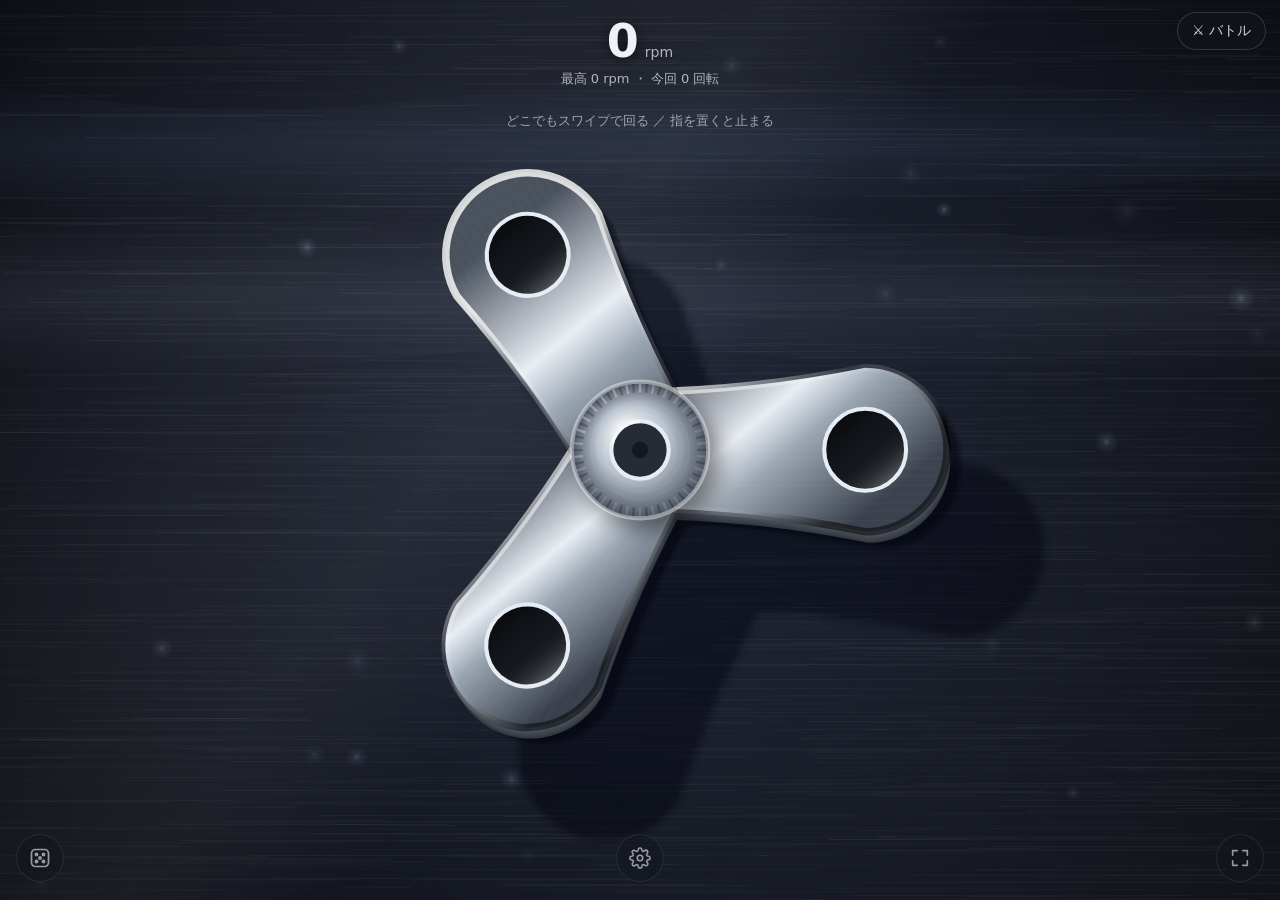
<file: index.html>
<!doctype html>
<html lang="ja">
<head>
<meta charset="utf-8">
<meta name="viewport" content="width=device-width,initial-scale=1,viewport-fit=cover,maximum-scale=1,user-scalable=no">
<meta name="theme-color" content="#07080b">
<link rel="manifest" href="manifest.webmanifest">
<link rel="icon" href="icon.svg" type="image/svg+xml">
<meta name="apple-mobile-web-app-capable" content="yes">
<meta name="description" content="指で回せる疑似ハンドスピナー。音・振動・見た目までこだわりました。">
<title>Fidget Spinner</title>
<style>
:root{--accent:#cfd8e3;--panel:rgba(18,21,28,.72);--fg:#eef2f7}
*{box-sizing:border-box;margin:0;padding:0;-webkit-tap-highlight-color:transparent}
html,body{height:100%;overflow:hidden;background:#07080b;color:var(--fg);font-family:system-ui,-apple-system,"Hiragino Sans","Noto Sans JP","Yu Gothic",sans-serif;touch-action:none;overscroll-behavior:none;user-select:none;-webkit-user-select:none}
canvas{position:fixed;inset:0;width:100%;height:100%;display:block;touch-action:none}
#hud{position:fixed;left:0;right:0;top:calc(env(safe-area-inset-top,0px) + 14px);text-align:center;pointer-events:none}
#rpm{font-size:46px;font-weight:700;font-variant-numeric:tabular-nums;text-shadow:0 2px 14px rgba(0,0,0,.6)}
#rpm small{font-size:14px;font-weight:500;opacity:.7;margin-left:6px}
#stats{font-size:13px;opacity:.7;font-variant-numeric:tabular-nums;margin-top:2px}
#hint{position:fixed;left:0;right:0;top:calc(env(safe-area-inset-top,0px) + 112px);text-align:center;font-size:13px;opacity:.6;transition:opacity .8s;pointer-events:none}
#toast{position:fixed;left:0;right:0;top:calc(env(safe-area-inset-top,0px) + 118px);text-align:center;font-size:30px;font-weight:800;letter-spacing:.05em;pointer-events:none;opacity:0;text-shadow:0 0 18px var(--accent),0 2px 10px rgba(0,0,0,.6)}
#toast.show{animation:pop 1.4s ease-out}
#toast.lite{font-size:18px;font-weight:600;letter-spacing:.08em;text-shadow:0 1px 8px rgba(0,0,0,.6);opacity:.75}
@keyframes pop{0%{opacity:0;transform:scale(.6)}14%{opacity:1;transform:scale(1.18)}28%{transform:scale(1)}78%{opacity:1}100%{opacity:0;transform:translateY(-16px)}}
#gear,#rand,#fs{position:fixed;bottom:calc(env(safe-area-inset-bottom,0px) + 18px);width:48px;height:48px;border-radius:50%;border:1px solid rgba(255,255,255,.14);background:var(--panel);color:var(--fg);display:grid;place-items:center;backdrop-filter:blur(8px);-webkit-backdrop-filter:blur(8px);opacity:.6;cursor:pointer;transition:opacity .2s}
#gear{left:50%;margin-left:-24px}
#rand{left:max(16px,env(safe-area-inset-left,0px))}
#fs{right:max(16px,env(safe-area-inset-right,0px))}
#fs[hidden]{display:none}
#rand:active,#fs:active{opacity:1}
#rand.roll svg{animation:roll .55s ease-out}
@keyframes roll{0%{transform:rotate(0)}100%{transform:rotate(540deg)}}
#combo{position:fixed;left:0;right:0;bottom:calc(env(safe-area-inset-bottom,0px) + 80px);text-align:center;font-size:12px;letter-spacing:.04em;opacity:0;transition:opacity .5s;pointer-events:none;text-shadow:0 1px 8px rgba(0,0,0,.7)}
#combo.show{opacity:.9}
.chips{display:flex;flex-wrap:wrap;gap:8px;padding:2px 2px 4px}
.chip{display:inline-flex;align-items:center;gap:6px;min-height:40px;padding:0 14px;border-radius:999px;border:1px solid rgba(255,255,255,.12);background:rgba(255,255,255,.06);color:var(--fg);font:inherit;font-size:14px;cursor:pointer}
.chip[aria-pressed="true"]{border-color:var(--accent);color:var(--accent);background:rgba(255,255,255,.1)}
.chip:active{transform:scale(.97)}
.chip .dot{margin:0;width:9px;height:9px}
#comboHead{font-size:13px;opacity:.7;text-align:center;margin:4px 0 0}
#gear:active,#gear[aria-expanded="true"]{opacity:1}
#scrim{z-index:29;position:fixed;inset:0;background:rgba(0,0,0,.4);opacity:0;pointer-events:none;transition:opacity .25s}
#scrim.open{opacity:1;pointer-events:auto}
#sheet{z-index:30;position:fixed;left:0;right:0;bottom:0;max-height:80%;overflow:auto;background:rgba(16,19,26,.94);backdrop-filter:blur(16px);-webkit-backdrop-filter:blur(16px);border-radius:22px 22px 0 0;border:1px solid rgba(255,255,255,.1);border-bottom:0;padding:10px max(16px,env(safe-area-inset-left,0px)) calc(env(safe-area-inset-bottom,0px) + 18px);transform:translateY(105%);visibility:hidden;transition:transform .3s cubic-bezier(.2,.8,.2,1),visibility 0s .3s;touch-action:pan-y;overscroll-behavior:contain}
#sheet.open{transform:none;visibility:visible;transition:transform .3s cubic-bezier(.2,.8,.2,1),visibility 0s}
.grab{width:38px;height:4px;border-radius:2px;background:rgba(255,255,255,.25);margin:2px auto 4px}
#sheet h3{font-size:12px;font-weight:500;opacity:.55;letter-spacing:.1em;margin:14px 4px 6px}
.rows{display:flex;flex-direction:column;border-radius:14px;overflow:hidden;background:rgba(255,255,255,.05)}
.row{display:flex;align-items:center;justify-content:space-between;gap:12px;min-height:50px;padding:0 16px;background:none;border:0;border-bottom:1px solid rgba(255,255,255,.07);color:var(--fg);font:inherit;font-size:15px;text-align:left;cursor:pointer}
.row:last-child{border-bottom:0}
.row b{font-weight:500;opacity:.75}
.row[aria-pressed="true"] b{color:var(--accent);opacity:1}
.row:active{background:rgba(255,255,255,.07)}
.row:disabled{opacity:.4;cursor:default}
.dot{display:inline-block;width:10px;height:10px;border-radius:50%;margin-right:8px}
#battleBtn{position:fixed;top:calc(env(safe-area-inset-top,0px) + 12px);right:max(14px,env(safe-area-inset-right,0px));padding:0 14px;min-height:38px;border-radius:999px;border:1px solid rgba(255,255,255,.18);background:var(--panel);color:var(--fg);font:inherit;font-size:14px;backdrop-filter:blur(8px);-webkit-backdrop-filter:blur(8px);opacity:.88;cursor:pointer;z-index:8}
body.btmode #rand,body.btmode #gear,body.btmode #battleBtn{display:none}
body.inbattle #hud,body.inbattle #hint,body.inbattle #toast,body.inbattle #combo{display:none}
#bt{position:fixed;inset:0;z-index:20;display:none;align-items:center;justify-content:center;background:rgba(5,6,10,.74);backdrop-filter:blur(6px);-webkit-backdrop-filter:blur(6px);padding:max(16px,env(safe-area-inset-top,0px)) 16px max(16px,env(safe-area-inset-bottom,0px));overflow:auto;touch-action:pan-y}
#bt.show{display:flex}
.btcard{width:min(440px,100%);max-height:100%;overflow:auto;background:rgba(18,21,28,.97);border:1px solid rgba(255,255,255,.12);border-radius:22px;padding:18px;display:flex;flex-direction:column;gap:12px;touch-action:pan-y}
.btcard[hidden]{display:none}
.col{display:flex;flex-direction:column;gap:8px}
.col[hidden]{display:none}
.btgrid[hidden]{display:none}
.btcard h2{font-size:20px;text-align:center}
.btcard h3{font-size:12px;opacity:.55;letter-spacing:.1em;margin:4px 2px 0}
.btcard p{font-size:13px;opacity:.78;line-height:1.5}
.btn{min-height:46px;border-radius:14px;border:1px solid rgba(255,255,255,.14);background:rgba(255,255,255,.07);color:var(--fg);font:inherit;font-size:15px;cursor:pointer;padding:0 14px}
.btn.main{background:var(--accent);color:#0b0d12;border-color:transparent;font-weight:700}
.btn:active{transform:scale(.98)}
.btn:disabled{opacity:.4}
.btgrid{display:grid;grid-template-columns:1fr 1fr;gap:8px}
.btgrid .wide{grid-column:1/3}
.bars{display:grid;grid-template-columns:auto 1fr;gap:6px 10px;align-items:center;font-size:12px;flex:1;min-width:0}
.bar{height:8px;border-radius:4px;background:rgba(255,255,255,.1);overflow:hidden}
.bar i{display:block;height:100%;background:var(--accent)}
.mine{display:flex;gap:14px;align-items:center}
.mine canvas{position:static;inset:auto;display:block;touch-action:auto;width:112px;height:112px;flex:none;border-radius:50%;background:radial-gradient(circle,rgba(255,255,255,.09),rgba(255,255,255,0) 70%)}
.legend{font-size:11px;opacity:.7;display:flex;gap:12px;justify-content:center}
.legend b{display:inline-block;width:9px;height:9px;border-radius:50%;margin-right:5px}
#btCount{position:fixed;left:0;right:0;top:calc(env(safe-area-inset-top,0px) + 74px);text-align:center;z-index:9;pointer-events:none;display:none}
#btCount b{font-size:72px;font-weight:800;text-shadow:0 0 24px var(--accent),0 2px 12px rgba(0,0,0,.6)}
#btCount div{font-size:14px;opacity:.9}
.dash{position:fixed;left:50%;margin-left:-50px;width:100px;height:56px;touch-action:none;border-radius:28px;border:1px solid rgba(255,255,255,.22);background:var(--panel);color:var(--fg);font:inherit;font-size:16px;font-weight:700;overflow:hidden;z-index:9;display:none;backdrop-filter:blur(8px);-webkit-backdrop-filter:blur(8px)}
.dash i{position:absolute;left:0;bottom:0;height:100%;width:0;background:var(--accent);opacity:.4}
.dash span{position:relative}
.dash.round{width:84px;height:84px;margin-left:-42px;border-radius:50%}
.dash.round i{width:100%;height:0}
.knob{position:absolute;left:50%;top:50%;width:26px;height:26px;margin:-13px 0 0 -13px;border-radius:50%;border:3px solid var(--fg);box-sizing:border-box;pointer-events:none}
.dash.round span{position:absolute;left:0;right:0;bottom:8px;font-size:10px;font-weight:600;opacity:.85}
.dodge{margin-left:-150px}
.guard{margin-left:50px}
.guard i{background:#5db4ff;opacity:.5}
.skillb{width:104px;height:40px;margin-left:-52px;border-radius:20px;font-size:13px;line-height:1;border-color:#ffd24d;box-shadow:0 0 18px #ffd24daa;animation:rdy .8s ease-in-out infinite alternate}
@keyframes rdy{to{box-shadow:0 0 6px #ffd24d55}}
#dash1,#dodge1,#guard1{bottom:calc(env(safe-area-inset-bottom,0px) + 22px)}
#skill1{bottom:calc(env(safe-area-inset-bottom,0px) + 114px)}
#dash2,#dodge2,#guard2{top:calc(env(safe-area-inset-top,0px) + 22px);transform:rotate(180deg)}
#skill2{top:calc(env(safe-area-inset-top,0px) + 114px);transform:rotate(180deg)}
#dodge2{margin-left:50px}
#guard2{margin-left:-150px}
body.inbattle #fs{bottom:auto;top:calc(env(safe-area-inset-top,0px) + 6px);right:8px;width:34px;height:34px}
body.inbattle #rand{display:none}
@media (min-aspect-ratio:23/20){#skill1{bottom:calc(env(safe-area-inset-bottom,0px) + 22px);margin-left:160px}#skill2{top:calc(env(safe-area-inset-top,0px) + 22px);margin-left:-264px}}
.codebox{width:100%;min-height:84px;border-radius:12px;border:1px solid rgba(255,255,255,.14);background:rgba(255,255,255,.05);color:var(--fg);font:11px/1.3 monospace;padding:8px;resize:vertical;user-select:text;-webkit-user-select:text}
#olStatus{font-size:13px;min-height:1.2em;color:var(--accent)}

/* ---------- UIスタイル（設定で切り替え）：標準 / スタイリッシュ / ネオン / ポップ ---------- */
html[data-ui="style"]{--panel:rgba(0,0,0,.7)}
html[data-ui="style"] body{font-family:"Helvetica Neue","Hiragino Kaku Gothic ProN","Hiragino Sans","Noto Sans JP",sans-serif;font-weight:300;letter-spacing:.08em}
html[data-ui="style"] #bt{background:rgba(0,0,0,.9)}
html[data-ui="style"] .btcard,html[data-ui="style"] #sheet{background:linear-gradient(180deg,#0d0d10,#000);border:1px solid rgba(255,255,255,.4);border-radius:2px}
html[data-ui="style"] #sheet{border-radius:2px 2px 0 0}
html[data-ui="style"] .btn,html[data-ui="style"] .chip,html[data-ui="style"] .row,html[data-ui="style"] #battleBtn,html[data-ui="style"] .dash{border-radius:2px;background:transparent;border:1px solid rgba(255,255,255,.6);font-weight:300;letter-spacing:.14em}
html[data-ui="style"] .dash.round,html[data-ui="style"] #gear,html[data-ui="style"] #rand,html[data-ui="style"] #fs{border-radius:50%;background:transparent;border:1px solid rgba(255,255,255,.6)}
html[data-ui="style"] .btn.main,html[data-ui="style"] .chip[aria-pressed="true"]{background:#fff!important;color:#000!important;border-color:#fff;font-weight:500}
html[data-ui="style"] .row{border-radius:0;border:0;border-bottom:1px solid rgba(255,255,255,.2)}
html[data-ui="style"] .rows{border-radius:0;background:transparent}
html[data-ui="style"] .btcard h2{font-weight:200;letter-spacing:.4em;font-size:18px}
html[data-ui="style"] .btcard h3,html[data-ui="style"] #sheet h3{letter-spacing:.3em;opacity:.7}
html[data-ui="style"] .bar{height:3px;border-radius:0}
html[data-ui="style"] .bar i{border-radius:0}
html[data-ui="style"] .dash i{opacity:.25}

html[data-ui="neon"]{--panel:rgba(6,8,26,.78)}
html[data-ui="neon"] #bt{background:rgba(2,3,16,.84)}
html[data-ui="neon"] .btcard,html[data-ui="neon"] #sheet{background:rgba(6,8,24,.96);border:1px solid #3ef6ff;box-shadow:0 0 22px rgba(62,246,255,.35),inset 0 0 26px rgba(255,62,200,.1);border-radius:16px}
html[data-ui="neon"] #sheet{border-radius:16px 16px 0 0}
html[data-ui="neon"] .btn,html[data-ui="neon"] .chip,html[data-ui="neon"] .row,html[data-ui="neon"] #battleBtn,html[data-ui="neon"] .dash,html[data-ui="neon"] #gear,html[data-ui="neon"] #rand,html[data-ui="neon"] #fs{background:rgba(10,14,44,.72);border:1px solid rgba(62,246,255,.65);box-shadow:0 0 10px rgba(62,246,255,.28);text-shadow:0 0 8px rgba(62,246,255,.7)}
html[data-ui="neon"] .row{box-shadow:none;border-radius:0;border-width:0 0 1px 0}
html[data-ui="neon"] .btn.main{background:linear-gradient(90deg,#3ef6ff,#ff3ec8)!important;color:#050818!important;border-color:transparent;text-shadow:none;box-shadow:0 0 20px rgba(255,62,200,.55)}
html[data-ui="neon"] .chip[aria-pressed="true"]{border-color:#ff3ec8;color:#fff;box-shadow:0 0 14px rgba(255,62,200,.7)}
html[data-ui="neon"] .btcard h2{text-shadow:0 0 14px #3ef6ff,0 0 28px rgba(255,62,200,.6)}
html[data-ui="neon"] .btcard h3,html[data-ui="neon"] #sheet h3{color:#3ef6ff;opacity:.9;text-shadow:0 0 8px rgba(62,246,255,.6)}
html[data-ui="neon"] .bar{background:rgba(62,246,255,.15);box-shadow:0 0 8px rgba(62,246,255,.3)}
html[data-ui="neon"] .dash.rdy,html[data-ui="neon"] .skillb{box-shadow:0 0 22px #ffd24d}

html[data-ui="pop"]{--panel:rgba(70,36,130,.86)}
html[data-ui="pop"] body{font-weight:700}
html[data-ui="pop"] #bt{background:rgba(32,14,76,.82)}
html[data-ui="pop"] .btcard,html[data-ui="pop"] #sheet{background:linear-gradient(160deg,#5a35b5,#2d1870);border:4px solid #ffd23f;border-radius:30px;box-shadow:0 8px 0 #1a0f44}
html[data-ui="pop"] #sheet{border-radius:30px 30px 0 0}
html[data-ui="pop"] .btn,html[data-ui="pop"] .chip,html[data-ui="pop"] .row,html[data-ui="pop"] #battleBtn,html[data-ui="pop"] .dash,html[data-ui="pop"] #gear,html[data-ui="pop"] #rand,html[data-ui="pop"] #fs{background:#7b4df2;border:3px solid #fff;color:#fff;font-weight:800;box-shadow:0 4px 0 #1a0f44}
html[data-ui="pop"] .btn,html[data-ui="pop"] .chip{border-radius:18px}
html[data-ui="pop"] .row{border-radius:0;border-width:0 0 2px 0;box-shadow:none;background:none}
html[data-ui="pop"] .btn:active,html[data-ui="pop"] .chip:active,html[data-ui="pop"] .dash:active{transform:translateY(3px);box-shadow:0 1px 0 #1a0f44}
html[data-ui="pop"] .btn.main{background:#ffd23f!important;color:#3a1c00!important;border-color:#fff}
html[data-ui="pop"] .chip[aria-pressed="true"]{background:#ff5fa2;color:#fff;border-color:#fff}
html[data-ui="pop"] .btcard h2{text-shadow:0 3px 0 #1a0f44;font-size:24px;letter-spacing:.04em}
html[data-ui="pop"] .btcard h3,html[data-ui="pop"] #sheet h3{color:#ffd23f;opacity:1;font-size:13px;font-weight:800}
html[data-ui="pop"] .bar{height:12px;border:2px solid #fff;background:rgba(255,255,255,.2)}
html[data-ui="pop"] .dash i{opacity:.55}
</style>
</head>
<body>
<canvas id="c"></canvas>
<div id="hud"><div id="rpm"><span id="rpmv">0</span><small>rpm</small></div><div id="stats"></div></div>
<div id="toast"></div>
<div id="hint">どこでもスワイプで回る ／ 指を置くと止まる</div>
<button id="battleBtn">⚔ バトル</button>
<div id="stamps" style="position:fixed;right:8px;top:50%;transform:translateY(-50%);z-index:9;display:none;flex-direction:column;gap:6px"><button class="chip" data-st="0" style="padding:0;width:42px;justify-content:center;font-size:20px">👍</button><button class="chip" data-st="1" style="padding:0;width:42px;justify-content:center;font-size:20px">😆</button><button class="chip" data-st="2" style="padding:0;width:42px;justify-content:center;font-size:20px">😱</button><button class="chip" data-st="3" style="padding:0;width:42px;justify-content:center;font-size:20px">🔥</button></div>
<div id="btCount"><b id="btCountB">10</b><div id="btCountT"></div></div>
<button class="chip" id="tutExit" style="position:fixed;left:8px;top:calc(env(safe-area-inset-top,0px) + 6px);z-index:9;display:none;min-height:34px;padding:0 12px;font-size:13px">× おわる</button>
<button class="dash round" id="dash1"><i></i><b class="knob"></b><span>ダッシュ</span></button>
<button class="dash round" id="dash2"><i></i><b class="knob"></b><span>ダッシュ</span></button>
<button class="dash dodge" id="dodge1"><i></i><span>回避</span></button>
<button class="dash dodge" id="dodge2"><i></i><span>回避</span></button>
<button class="dash skillb" id="skill1"><span>必殺技！</span></button>
<button class="dash skillb" id="skill2"><span>必殺技！</span></button>
<button class="dash guard" id="guard1"><i></i><span>ガード</span></button>
<button class="dash guard" id="guard2"><i></i><span>ガード</span></button>
<div id="bt">
  <div class="btcard" id="sMenu">
    <h2>スピン・アリーナ</h2>
    <p>10秒間回して、最後の回転数でバトル開始。場外に出されるか、回転が止まったら負け。バトル中は、丸でダッシュ、左の回避で相手をすり抜け、近づいたら右のガードでジャストガード、ゲージがたまったら必殺技！</p>
    <div class="mine">
      <canvas id="hbCv" width="224" height="224"></canvas>
      <div style="flex:1;min-width:0">
        <div id="mineName" style="font-size:13px;margin-bottom:6px"></div>
        <div class="bars" id="mineBars"></div>
      </div>
    </div>
    <div class="legend"><span><b style="background:#ff5d5d"></b>先端（攻撃）</span><span><b style="background:#ffc14d"></b>腕</span><span><b style="background:#5db4ff"></b>中心（守り）</span></div>
    <div class="col" style="gap:8px">
      <input id="cName" maxlength="10" placeholder="スピナーに名前をつける（空なら自動）" autocomplete="off" style="background:#1c1f27;color:#fff;border:1px solid #3a3f4b;border-radius:12px;padding:10px;font-size:15px;text-align:center">
      <div style="display:flex;gap:10px;align-items:center"><span style="font-size:12px;opacity:.75;white-space:nowrap">色</span><input id="cHue" type="range" min="0" max="360" value="200" style="flex:1;accent-color:#f0c24d"><button class="chip" id="cHueOff" aria-pressed="true">元の色</button></div>
    </div>
    <div id="growBox" class="col" style="gap:6px">
      <div style="font-size:13px">育成　<b id="grLv"></b>　<span id="grXp" style="opacity:.7"></span>　強化ポイント <b id="grPts" style="color:#ffd24d"></b></div>
      <div class="bar" style="height:6px"><i id="grBar"></i></div>
      <div class="chips" id="grChips"></div>
    </div>
    <div id="spBox" hidden><h3>特別なスピナー</h3><div class="chips" id="spChips"></div></div>
    <h3>称号 <span id="titleDesc" style="font-weight:400;opacity:.7;font-size:12px"></span></h3>
    <div class="chips" id="titleChips"></div>
    <div class="btgrid">
      <button class="btn" id="btPick">スピナーを選ぶ</button>
      <button class="btn" id="btRand">ランダムで選ぶ</button>
    </div>
    <h3>アリーナ <span id="arenaDesc" style="font-weight:400;opacity:.7;font-size:12px"></span></h3>
    <div class="chips" id="arenaChips"></div>
    <h3>ダッシュ <span style="font-weight:400;opacity:.7;font-size:12px">バトル中の丸いボタン</span></h3>
    <div class="chips" id="dashChips"></div>
    <h3>ビッグモードの人数 <span style="font-weight:400;opacity:.7;font-size:12px">自分を含む</span></h3>
    <div class="chips" id="bigChips"></div>
    <h3>ビッグモードの強さ <span style="font-weight:400;opacity:.7;font-size:12px">敵の回転数・動き・デザイン</span></h3>
    <div class="chips" id="bigLvChips"></div>
    <h3>バトルの種類</h3>
    <div class="btgrid">
      <button class="btn" data-bt="cpu1">CPU かんたん</button>
      <button class="btn" data-bt="cpu2">CPU ふつう</button>
      <button class="btn" data-bt="cpu3">CPU つよい</button>
      <button class="btn" data-bt="local">2人で対戦（1台）</button>
      <button class="btn wide" data-bt="practice" id="btPractice">れんしゅうモード（操作チュートリアル）</button>
      <button class="btn wide main" data-bt="big" style="background:#ff7a3d;color:#1a0a00">ビッグモード（大きなアリーナで、最大30体のバトルロイヤル）</button>
      <button class="btn wide main" data-bt="daily" id="btDaily" style="background:#4dd2a0;color:#04201a">デイリーチャレンジ</button>
      <button class="btn wide" data-bt="rank">ランキング（世界）</button>
      <button class="btn wide" data-bt="dex">図鑑（特別なスピナー）</button>
      <button class="btn wide main" data-bt="ghostmenu" style="background:#b48cff;color:#120a22">ゴースト対決（世界中のゴースト）</button>
      <button class="btn wide" data-bt="streak">CPU連勝戦（だんだん強くなる）</button>
      <button class="btn wide" data-bt="hard" id="btHard" style="display:none">CPU連勝戦 ハード（ALL CLEAR のごほうび）</button>
      <button class="btn main wide" data-bt="online">オンライン対戦</button>
    </div>
    <div id="btRecord" style="font-size:12px;opacity:.7;text-align:center"></div>
    <button class="btn" id="btClose">とじる</button>
    <div class="col" style="gap:6px;margin-top:6px"><div style="font-size:12px;opacity:.7">コード入力</div>
      <div style="display:flex;gap:8px"><input id="codeIn" placeholder="コードを入れる" autocomplete="off" autocapitalize="off" style="flex:1;min-width:0;background:#1c1f27;color:#fff;border:1px solid #3a3f4b;border-radius:12px;padding:10px;font-size:15px"><button class="btn" id="codeGo" style="flex:none;padding:0 16px">入力</button></div>
      <div id="codeMsg" style="font-size:13px;min-height:1.2em;color:var(--accent)"></div></div>
  </div>
  <div class="btcard" id="sP2" hidden>
    <h2>2Pの番です</h2>
    <p>2Pのスピナーを選んでください。決まったら「決定して回す」を押して、10秒間回します。</p>
    <div class="mine">
      <canvas id="hbCv2" width="224" height="224"></canvas>
      <div style="flex:1;min-width:0"><div id="mineName2" style="font-size:13px;margin-bottom:6px"></div><div class="bars" id="mineBars2"></div></div>
    </div>
    <div class="btgrid"><button class="btn" id="p2Pick">スピナーを選ぶ</button><button class="btn" id="p2Rand">ランダムで選ぶ</button></div>
    <button class="btn main" id="p2Go">決定して回す</button>
  </div>
  <div class="btcard" id="sOnline" hidden>
    <h2>オンライン対戦</h2>
    <p id="olHelp">ランダム対戦は、同じタイミングで遊んでいる人と自動でつながります。友だちとは、コードを送り合って対戦できます。</p>
    <div class="col" id="olStep0">
      <input id="olNick" maxlength="10" placeholder="ニックネーム（10文字まで）" autocomplete="off" style="background:#1c1f27;color:#fff;border:1px solid #3a3f4b;border-radius:12px;padding:12px;font-size:16px;text-align:center">
      <button class="btn main wide" id="olRandom">ランダム対戦</button>
      <input id="olWord" maxlength="12" placeholder="合言葉（友だちと同じ言葉を入れる）" autocomplete="off" style="background:#1c1f27;color:#fff;border:1px solid #3a3f4b;border-radius:12px;padding:12px;font-size:16px;text-align:center">
      <button class="btn main wide" id="olRoom" style="background:#5db4ff;color:#07121c">合言葉で友だちと対戦</button>
      <div class="btgrid"><button class="btn" id="olHost">コードで部屋を作る</button><button class="btn" id="olJoin">コードで入る</button></div>
      <div id="olRecord" style="font-size:12px;opacity:.7;text-align:center"></div>
    </div>
    <div id="olHostBox" class="col" hidden>
      <h3>① このコードを友だちに送る</h3>
      <textarea class="codebox" id="olHostCode" readonly></textarea>
      <button class="btn" id="olCopyHost">コピー</button>
      <h3>② 友だちから返ってきたコードを貼る</h3>
      <textarea class="codebox" id="olAnsIn"></textarea>
      <button class="btn main" id="olConnect">つなぐ</button>
    </div>
    <div id="olJoinBox" class="col" hidden>
      <h3>① 友だちのコードを貼る</h3>
      <textarea class="codebox" id="olHostIn"></textarea>
      <button class="btn main" id="olMakeAns">返信コードを作る</button>
      <h3>② このコードを友だちに送り返す</h3>
      <textarea class="codebox" id="olAnsCode" readonly></textarea>
      <button class="btn" id="olCopyAns">コピー</button>
    </div>
    <div id="olStatus"></div>
    <button class="btn" id="olBack">もどる</button>
  </div>
  <div class="btcard" id="sGhost" hidden>
    <h2>ゴースト対決</h2>
    <p style="font-size:13px">だれかが戦ったときの「操作」を再現するゴーストと戦えるよ。CPU戦に勝つたびに、あなたのゴーストも世界に公開される。ゴーストは、3回負けるとサーバーから消えるよ。</p>
    <button class="btn main wide" id="gRandom" style="background:#b48cff;color:#120a22">ゴーストとたたかう<br><span style="font-size:12px;font-weight:400">自分より少し強い相手が、ランダムで選ばれる</span></button>
    <div class="chips" id="gTabs"></div>
    <div id="gList" class="col" style="gap:8px"></div>
    <div id="gCodeBox" class="col" style="gap:6px" hidden><textarea class="codebox" id="gCodeIn" placeholder="ゴーストコード（SG1:…）を貼る"></textarea><button class="btn main" id="gCodeGo">このゴーストと戦う</button></div>
    <div id="gStatus" style="font-size:13px;color:var(--accent);min-height:1.2em"></div>
    <details id="gSetup"><summary style="font-size:13px;opacity:.8;cursor:pointer">サーバー設定（世界中のゴースト）</summary>
      <div class="col" style="gap:6px;margin-top:8px">
        <input id="gUrl" placeholder="Project URL（https://xxxx.supabase.co）" autocomplete="off" style="background:#1c1f27;color:#fff;border:1px solid #3a3f4b;border-radius:12px;padding:10px;font-size:14px">
        <input id="gKey" placeholder="anon public key" autocomplete="off" style="background:#1c1f27;color:#fff;border:1px solid #3a3f4b;border-radius:12px;padding:10px;font-size:14px">
        <div class="btgrid"><button class="btn" id="gSave">保存してつなぐ</button><button class="chip" id="gUp" style="justify-content:center"></button></div>
      </div>
    </details>
    <button class="btn" id="gBack">もどる</button>
  </div>
  <div class="btcard" id="sRank" hidden>
    <h2>ランキング</h2>
    <div class="chips" id="rTabs"></div>
    <div id="rList" class="col" style="gap:6px"></div>
    <div id="rStatus" style="font-size:13px;color:var(--accent);min-height:1.2em"></div>
    <button class="btn" id="rBack">もどる</button>
  </div>
  <div class="btcard" id="sDex" hidden>
    <h2>図鑑：特別なスピナー</h2>
    <p style="font-size:13px">条件を満たすか、コードを入れると手に入るよ。手に入れたら、装備できる。</p>
    <div id="dexList" class="col" style="gap:8px"></div>
    <button class="btn" id="dexBack">もどる</button>
  </div>
  <div class="btcard" id="sResult" hidden>
    <h2 id="resTitle"></h2>
    <p id="resBody" style="text-align:center"></p>
    <div class="btgrid"><button class="btn main" id="resAgain">もう一度</button><button class="btn" id="resMenu">メニューへ</button></div>
    <button class="btn wide" id="resNew" style="display:none">べつの相手をさがす</button>
  </div>
</div>
<button id="rand" aria-label="ランダム"><svg viewBox="0 0 24 24" width="24" height="24" fill="none" stroke="currentColor" stroke-width="1.7" stroke-linecap="round" stroke-linejoin="round" aria-hidden="true"><rect x="3.5" y="3.5" width="17" height="17" rx="4"/><circle cx="8.5" cy="8.5" r="1.1" fill="currentColor"/><circle cx="15.5" cy="8.5" r="1.1" fill="currentColor"/><circle cx="12" cy="12" r="1.1" fill="currentColor"/><circle cx="8.5" cy="15.5" r="1.1" fill="currentColor"/><circle cx="15.5" cy="15.5" r="1.1" fill="currentColor"/></svg></button>
<button id="fs" aria-label="フルスクリーン"><svg id="fsIcon" viewBox="0 0 24 24" width="22" height="22" fill="none" stroke="currentColor" stroke-width="1.8" stroke-linecap="round" stroke-linejoin="round" aria-hidden="true"></svg></button>
<div id="combo"></div>
<button id="gear" aria-label="設定" aria-expanded="false"><svg viewBox="0 0 24 24" width="22" height="22" fill="none" stroke="currentColor" stroke-width="1.7" stroke-linecap="round" stroke-linejoin="round" aria-hidden="true"><circle cx="12" cy="12" r="3"/><path d="M19.4 15a1.7 1.7 0 0 0 .3 1.8l.1.1a2 2 0 1 1-2.8 2.8l-.1-.1a1.7 1.7 0 0 0-1.8-.3 1.7 1.7 0 0 0-1 1.5V21a2 2 0 1 1-4 0v-.1a1.7 1.7 0 0 0-1.1-1.5 1.7 1.7 0 0 0-1.8.3l-.1.1a2 2 0 1 1-2.8-2.8l.1-.1a1.7 1.7 0 0 0 .3-1.8 1.7 1.7 0 0 0-1.5-1H3a2 2 0 1 1 0-4h.1a1.7 1.7 0 0 0 1.5-1.1 1.7 1.7 0 0 0-.3-1.8l-.1-.1a2 2 0 1 1 2.8-2.8l.1.1a1.7 1.7 0 0 0 1.8.3H9a1.7 1.7 0 0 0 1-1.5V3a2 2 0 1 1 4 0v.1a1.7 1.7 0 0 0 1 1.5 1.7 1.7 0 0 0 1.8-.3l.1-.1a2 2 0 1 1 2.8 2.8l-.1.1a1.7 1.7 0 0 0-.3 1.8V9a1.7 1.7 0 0 0 1.5 1H21a2 2 0 1 1 0 4h-.1a1.7 1.7 0 0 0-1.5 1z"/></svg></button>
<div id="scrim"></div>
<div id="sheet" role="dialog" aria-label="設定">
  <div class="grab"></div>
  <div id="comboHead"></div>
  <h3>材質</h3><div class="chips" id="chMat"></div>
  <h3>形</h3><div class="chips" id="chShape"></div>
  <h3>アームの数</h3><div class="chips" id="chArms"></div>
  <h3>穴</h3><div class="chips" id="chHole"></div>
  <h3>背景</h3><div class="chips" id="chBg"></div>
  <h3>UIスタイル</h3><div class="chips" id="chUi"></div>
  <h3>演出</h3>
  <div class="rows">
    <button id="bFx" class="row"></button>
  </div>
  <h3>音</h3>
  <div class="rows">
    <button id="bSound" class="row"></button>
  </div>
  <h3>ティック音（ブレードが通る音）</h3><div class="chips" id="chTick"></div>
  <h3>回転音</h3><div class="chips" id="chSpin"></div>
  <h3>音量</h3><div class="chips" id="chVol"></div>
  <div class="rows" style="margin-top:12px">
    <button id="bBass" class="row"></button>
  </div>
  <h3>バトルの音量：効果音（ヒット・ガードなど）</h3><div class="chips" id="chMixSfx"></div>
  <h3>バトルの音量：緊迫音（うなり・鼓動）</h3><div class="chips" id="chMixAmb"></div>
  <h3>バトル</h3>
  <div class="rows">
    <button id="bDashMode" class="row"></button>
  </div>
  <h3>体感</h3>
  <div class="rows">
    <button id="bVib" class="row"></button>
    <button id="bTilt" class="row"></button>
  </div>
</div>
<script>
(() => {
'use strict';

/* ---------- 定数・設定 ---------- */
const TAU = Math.PI * 2;
// 回転速度に決め打ちの上限はない（空気抵抗で自然に頭打ちになるだけ）
const ARMS = [2, 3, 4, 5, 6];
const MATS = ['metal', 'gold', 'copper', 'titan', 'black', 'neon', 'rainbow', 'wood', 'matte', 'ice'];
const MAT_NAME = { metal: 'シルバー', gold: 'ゴールド', copper: 'カッパー', titan: 'チタン', black: 'ブラック', neon: 'ネオン', rainbow: 'レインボー', wood: 'ウッド', matte: 'マット', ice: 'アイス' };
const DYN = new Set(['neon', 'rainbow']);                                   // 色が動く材質
const BRUSHED = new Set(['metal', 'gold', 'copper', 'titan', 'black', 'matte']);   // ヘアライン仕上げ
// 腕の形：tipD=先端までの距離, tipR=先端の丸み, w0=付け根の幅, hd/hr=穴の位置と大きさ（すべて R に対する比）
const SHAPES = {
  round:  { name: '標準',   type: 'round',  tipD: 0.66, tipR: 0.24, w0: 0.20, hd: 0.66, hr: 0.12 },
  slim:   { name: '細身',   type: 'round',  tipD: 0.72, tipR: 0.17, w0: 0.13, hd: 0.72, hr: 0.085 },
  fat:    { name: '太め',   type: 'round',  tipD: 0.60, tipR: 0.29, w0: 0.26, hd: 0.60, hr: 0.145 },
  long:   { name: 'ロング', type: 'round',  tipD: 0.79, tipR: 0.19, w0: 0.15, hd: 0.79, hr: 0.095 },
  pointy: { name: 'とがり', type: 'pointy', tipD: 0.70, tipR: 0.22, w0: 0.19, hd: 0.50, hr: 0.085 },
  leaf:   { name: '葉っぱ', type: 'leaf',   tipD: 0.66, tipR: 0.27, w0: 0.14, hd: 0.60, hr: 0.10 }
};
const SHAPE_IDS = Object.keys(SHAPES);
const HOLES = {
  round:  { name: '標準',     k: 1 },
  big:    { name: '大きい',   k: 1.4 },
  small:  { name: '小さい',   k: 0.6 },
  weight: { name: '重り付き', k: 1.05, weight: true }
};
const HOLE_IDS = Object.keys(HOLES);
const BG_NAME = { plate: '金属板', wood: '木の机', mat: 'ゴムマット', city: '夜の街', space: '宇宙' };
const BG_IDS = Object.keys(BG_NAME);
const COMBOS = MATS.length * SHAPE_IDS.length * ARMS.length * HOLE_IDS.length * BG_IDS.length;   // 6,000通り
// ティック音（ブレードが通る音）13種類
const TICK_NAME = { metal: '金属', wood: '木', plastic: 'プラ', glass: 'ガラス', bell: 'ベル', marimba: 'マリンバ', musicbox: 'オルゴール', drum: 'タム', ratchet: 'ラチェット', keyboard: 'キーボード', bubble: '水滴', laser: 'レーザー', chip: 'ピコピコ' };
const TICK_IDS = Object.keys(TICK_NAME);
// 回転音（回っている間ずっと鳴る音）8種類
const SPIN_NAME = { std: '標準', smooth: 'なめらか', jet: 'ジェット', fan: '扇風機', wind: '風', heli: 'ヘリ', motor: 'モーター', none: '無音' };
const SPIN_IDS = Object.keys(SPIN_NAME);
const UI_LIST = [['std', '標準'], ['style', 'スタイリッシュ'], ['neon', 'ネオン'], ['pop', 'ポップ']];
const UIS = { std: { bh: 8, r: 4, font: '600', fs: 13, ls: 0, glow: 0 }, style: { bh: 3, r: 0, font: '300', fs: 12, ls: 2, glow: 0 }, neon: { bh: 8, r: 4, font: '600', fs: 13, ls: 0, glow: 12 }, pop: { bh: 12, r: 6, font: '800', fs: 14, ls: 0, glow: 0, outline: true } };
function applyUi() { const u = UIS[settings.ui] ? settings.ui : 'std'; document.documentElement.dataset.ui = u; const m = document.querySelector('meta[name=theme-color]'); if (m) m.content = { std: '#07080b', style: '#000000', neon: '#02030f', pop: '#2d1870' }[u]; }
const VOL_NAME = ['小', '中', '大'], VOL_GAIN = [0.35, 0.65, 1];
const MIX_NAME = ['OFF', '小', '中', '大'], MIX_GAIN = [0, 0.5, 1, 1.5];
function mixApply() { if (!ac || !sfxBus) return; const t = ac.currentTime; sfxBus.gain.setTargetAtTime(MIX_GAIN[settings.mixSfx === undefined ? 2 : settings.mixSfx], t, 0.05); ambBus.gain.setTargetAtTime(MIX_GAIN[settings.mixAmb === undefined ? 2 : settings.mixAmb], t, 0.05); }
const KEY = 'fidget-spinner-v1';
const DEF = { material: 'metal', shape: 'round', arms: 3, hole: 'round', bg: 'plate', timbre: 'metal', spin: 'std', vol: 2, wins: 0, losses: 0, sound: true, vib: true, bass: true, tilt: true, fx: 1, best: 0, sbest: 0, arena: 'normal', sname: '', tint: -1, dashMode: 'auto', mixSfx: 2, mixAmb: 2, onl: { w: 0, l: 0 }, ui: 'std', daily: { date: '', best: 0 }, dailyClears: 0, bigLv: 1, bigN: 12, bigWins: 0, codes: [], special: '', spBackup: null, ghosts: [], gstat: { w: 0, l: 0 }, ghostUp: true, supa: { url: '', key: '' }, grow: {}, stat: { jg: 0, bw: 0, rw: 0, sk: 0 }, title: 'new', titles: ['new'], tutDone: false, hardOpen: false, sbestH: 0 };

function loadSettings() {
  let raw = {};
  try { raw = JSON.parse(localStorage.getItem(KEY) || '{}') || {}; } catch (e) { raw = {}; }
  if (raw.theme && !raw.material) {                         // 前のバージョンの保存データを引き継ぐ
    const m = { metal: ['metal', 'plate'], neon: ['neon', 'city'], rainbow: ['rainbow', 'space'], wood: ['wood', 'wood'], matte: ['matte', 'mat'] }[raw.theme];
    if (m) { raw.material = m[0]; raw.bg = m[1]; }
  }
  return Object.assign({}, DEF, raw);
}
function saveSettings() {
  try { localStorage.setItem(KEY, JSON.stringify(settings)); } catch (e) { /* 保存できなくても動く */ }
}
const settings = loadSettings();
if (![0, 1].includes(settings.fx)) settings.fx = 1;             // 演出：0=リアル 1=控えめ
if (!MATS.includes(settings.material)) settings.material = DEF.material;
if (!SHAPES[settings.shape]) settings.shape = DEF.shape;
if (!ARMS.includes(settings.arms)) settings.arms = DEF.arms;
if (!HOLES[settings.hole]) settings.hole = DEF.hole;
if (!BG_NAME[settings.bg]) settings.bg = DEF.bg;
if (!TICK_NAME[settings.timbre]) settings.timbre = DEF.timbre;
if (!SPIN_NAME[settings.spin]) settings.spin = DEF.spin;
if (![0, 1, 2].includes(settings.vol)) settings.vol = DEF.vol;
const masterLevel = () => settings.sound ? 0.9 * VOL_GAIN[settings.vol] : 0;
let DSG = settings;     // いま描くスピナーのデザイン（ふだんは設定そのもの。バトルでは相手のデザインに差し替える）
const FXM = [0, 0.45];                                           // 演出の強さ（光のにじみ・尾）
const FX_NAME = ['リアル', '控えめ'];
const canVib = 'vibrate' in navigator;

const hsl = (h, s, l) => `hsl(${((h % 360) + 360) % 360},${s}%,${l}%)`;
const grad = (c, w, stops, ang = Math.PI / 2) => {
  // 光の向き(ang)に沿ってグラデーションをかける。腕が光に対してどう向いているかで長さを変える
  const sp = w + (R * 0.42 - w) * Math.abs(Math.cos(ang));
  const dx = Math.cos(ang), dy = Math.sin(ang), mx = R * 0.33;
  const g = c.createLinearGradient(mx + dx * sp, dy * sp, mx - dx * sp, -dy * sp);
  for (const [o, col] of stops) g.addColorStop(o, col);
  return g;
};

// テーマごとの見た目
const THEME = {
  metal: {
    arm: (c, w, k, n, hue, ang) => grad(c, w, [[0, '#4a525e'], [0.42, '#e9eef4'], [0.6, '#9aa5b2'], [1, '#3a414c']], ang),
    hub: [[0, '#ffffff'], [0.5, '#b9c2cd'], [1, '#4b5360']],
    hole: '#14181e', ring: '#e6ecf3', edge: 'rgba(255,255,255,.4)', shadow: 'rgba(0,0,0,.55)',
    spark: '255,226,180', accent: '#cfd8e3', side: [89, 97, 109], shade: '0,2,12'
  },
  neon: {
    arm: (c, w, k, n, hue, ang) => grad(c, w, [[0, '#1d2333'], [1, '#080a10']], ang),
    hub: [[0, '#d8fbff'], [0.45, '#1a2536'], [1, '#05070b']],
    hole: '#020304', ring: null, edge: null, shadow: null,   // null = 色相で変化
    spark: '120,240,255', accent: '#3ee8ff', side: [8, 10, 18], shade: '20,0,50'
  },
  rainbow: {
    arm: (c, w, k, n, hue, ang) => { const h = hue + k * 360 / n; return grad(c, w, [[0, hsl(h, 95, 72)], [1, hsl(h, 90, 38)]], ang); },
    hub: [[0, '#ffffff'], [0.6, '#cccccc'], [1, '#555555']],
    hole: '#101014', ring: '#ffffff', edge: 'rgba(255,255,255,.5)', shadow: 'rgba(0,0,0,.45)',
    spark: '255,255,255', accent: '#ff8fd1', side: [58, 52, 92], shade: '12,4,30'
  },
  wood: {
    arm: (c, w, k, n, hue, ang) => grad(c, w, [[0, '#e7bd86'], [0.5, '#b07540'], [1, '#6a3e1c']], ang),
    hub: [[0, '#f6dcae'], [1, '#6a3e1c']],
    hole: '#2b180a', ring: '#f0cf9a', edge: 'rgba(40,20,8,.5)', shadow: 'rgba(0,0,0,.5)',
    spark: '255,190,110', accent: '#e0a96d', side: [92, 54, 26], shade: '30,12,2'
  },
  matte: {
    arm: (c, w, k, n, hue, ang) => grad(c, w, [[0, '#4b505d'], [1, '#20232b']], ang),
    hub: [[0, '#7a8090'], [1, '#17191f']],
    hole: '#0b0c0f', ring: '#ff5d8f', edge: 'rgba(255,255,255,.12)', shadow: 'rgba(0,0,0,.6)',
    spark: '255,93,143', accent: '#ff5d8f', side: [28, 30, 38], shade: '0,0,6'
  },
  gold: {
    arm: (c, w, k, n, hue, ang) => grad(c, w, [[0, '#6b4a12'], [0.42, '#ffe7a0'], [0.6, '#c99a2e'], [1, '#5a3d0c']], ang),
    hub: [[0, '#fff6d6'], [0.5, '#d9aa3a'], [1, '#5c400d']],
    hole: '#1b1307', ring: '#ffe9a8', edge: 'rgba(255,240,190,.45)', shadow: 'rgba(0,0,0,.55)',
    spark: '255,215,120', accent: '#f0c24d', side: [128, 92, 24], shade: '20,10,0'
  },
  copper: {
    arm: (c, w, k, n, hue, ang) => grad(c, w, [[0, '#5a2a1a'], [0.42, '#ffc9a8'], [0.6, '#c9704a'], [1, '#4a2012']], ang),
    hub: [[0, '#ffe3d2'], [0.5, '#c97a55'], [1, '#512314']],
    hole: '#190c08', ring: '#ffd2b8', edge: 'rgba(255,215,190,.4)', shadow: 'rgba(0,0,0,.55)',
    spark: '255,170,130', accent: '#e08a60', side: [122, 58, 36], shade: '25,6,0'
  },
  titan: {
    arm: (c, w, k, n, hue, ang) => grad(c, w, [[0, '#3b3f55'], [0.35, '#a9b6d8'], [0.55, '#7c6fa6'], [0.8, '#4a7fa8'], [1, '#2b3047']], ang),
    hub: [[0, '#e2e8ff'], [0.5, '#7f8db8'], [1, '#2e3350']],
    hole: '#0e1018', ring: '#c9d4ff', edge: 'rgba(210,220,255,.35)', shadow: 'rgba(0,0,0,.55)',
    spark: '190,200,255', accent: '#9fb0ff', side: [58, 64, 92], shade: '0,0,16'
  },
  black: {
    arm: (c, w, k, n, hue, ang) => grad(c, w, [[0, '#14161b'], [0.42, '#4a4f5a'], [0.6, '#262a31'], [1, '#0e1013']], ang),
    hub: [[0, '#6a707c'], [0.5, '#22252b'], [1, '#0b0c0f']],
    hole: '#050607', ring: '#8b93a1', edge: 'rgba(255,255,255,.22)', shadow: 'rgba(0,0,0,.6)',
    spark: '200,210,230', accent: '#8b93a1', side: [20, 22, 27], shade: '0,0,0'
  },
  ice: {
    arm: (c, w, k, n, hue, ang) => grad(c, w, [[0, '#5d8fb8'], [0.42, '#f2fbff'], [0.6, '#9fd0ea'], [1, '#3f6f96']], ang),
    hub: [[0, '#ffffff'], [0.5, '#a8d6ee'], [1, '#3d6a8e']],
    hole: '#0a1620', ring: '#e6f6ff', edge: 'rgba(235,250,255,.55)', shadow: 'rgba(0,0,0,.5)',
    spark: '200,240,255', accent: '#7fd0ff', side: [70, 110, 150], shade: '0,10,30'
  }
};
// 今の形の寸法（R に合わせた実寸）
function geom() {
  const g = SHAPES[DSG.shape] || SHAPES.round;
  const hubR = Math.max(R * 0.2, R * g.w0 * 0.9);
  // 付け根の幅は、隣の腕とぶつからないよう本数に応じて細くする（ハブの縁で隣と接するまで）
  const w0 = Math.min(R * g.w0, hubR * Math.sin(Math.PI / DSG.arms) * 0.98);
  // 先端のふくらみも、隣の腕と触れない大きさまでに抑える
  const sh = Math.sin(Math.PI / DSG.arms);
  let tipR = R * g.tipR;
  if (g.type === 'round') tipR = Math.min(tipR, R * g.tipD * sh * 0.94);
  else if (g.type === 'leaf') tipR = Math.min(tipR, R * g.tipD * sh * 0.52);
  return { type: g.type, tipD: R * g.tipD, tipR, w0, hubR, hd: R * g.hd, hr: R * g.hr };
}

// 回転音の作り：ノイズの量・高さ・鋭さ、うなりの波形・量・高さ、高音の量、脈打ち（羽が回る音）の深さ
const SPINS = {
  std:    { noise: 1.0, nf: 1.0, nq: 0.9, hum: 'sawtooth', humK: 1.0, humF: 1.0,  whine: 1.0, am: 0 },
  smooth: { noise: 0.35, nf: 0.8, nq: 0.8, hum: 'sine',     humK: 1.6, humF: 1.0,  whine: 0.4, am: 0 },
  jet:    { noise: 1.5, nf: 1.8, nq: 1.4, hum: 'sawtooth', humK: 0.5, humF: 2.0,  whine: 3.0, am: 0 },
  fan:    { noise: 1.1, nf: 0.45, nq: 0.6, hum: 'sine',    humK: 0.4, humF: 0.5,  whine: 0,   am: 0.85 },
  wind:   { noise: 1.6, nf: 0.6, nq: 0.5, hum: 'sine',     humK: 0,   humF: 1.0,  whine: 0,   am: 0.25 },
  heli:   { noise: 0.5, nf: 0.3, nq: 0.8, hum: 'square',   humK: 0.5, humF: 0.35, whine: 0,   am: 1.0 },
  motor:  { noise: 0.3, nf: 1.2, nq: 1.0, hum: 'sawtooth', humK: 2.0, humF: 1.5,  whine: 1.5, am: 0 },
  none:   { noise: 0,   nf: 1.0, nq: 1.0, hum: 'sine',     humK: 0,   humF: 1.0,  whine: 0,   am: 0 }
};

/* ---------- 状態 ---------- */
const S = {
  theta: 0, prevTheta: 0, omega: 0, gripV: 0,
  turns: 0, tickIdx: null, lastRpm: -1,
  hue: 200, dragging: false, particles: [], rings: [], trail: [], ripples: [], tx: 0, ty: 0, tx0: 0, ty0: 0, b0: null, g0: 0, txSlow: 0, tySlow: 0, acc: 0, acc0: 0, shakeE: 0, moveTotal: 0, gx: 0, gy: 0, gz: 0, motionSeen: false, lastRattle: 0, auT: 0, drift: 0, gridPhase: 0, vtx: 0, vty: 0, vph: 0, vsc: 1, drawDt: 0, skip: false, wasMoving: false, tiltReq: false, tiltSeen: false, L: 0, frameDt: 1 / 60, shake: 0, flash: 0, milestone: 0, recordShown: false
};
let drag = null;             // 指の操作中の情報
let dirty = false, lastSave = 0;

/* ---------- DOM ---------- */
const canvas = document.getElementById('c');
const ctx = canvas.getContext('2d');
const rpmEl = document.getElementById('rpmv');
const statsEl = document.getElementById('stats');
const hintEl = document.getElementById('hint');
const toastEl = document.getElementById('toast');
const bSound = document.getElementById('bSound');
const bDashMode = document.getElementById('bDashMode');
const bVib = document.getElementById('bVib');
const bBass = document.getElementById('bBass');
const bTilt = document.getElementById('bTilt');
const bFx = document.getElementById('bFx');
const gear = document.getElementById('gear');
const sheet = document.getElementById('sheet');
const scrim = document.getElementById('scrim');

let W = 0, H = 0, dpr = 1, cx = 0, cy = 0, R = 100, quality = 1;   // quality：重い時に自動で下げる描画の細かさ
function resize() {
  dpr = Math.max(0.75, Math.min(2, window.devicePixelRatio || 1) * quality);
  W = window.innerWidth; H = window.innerHeight;
  canvas.width = Math.round(W * dpr); canvas.height = Math.round(H * dpr);
  ctx.setTransform(dpr, 0, 0, dpr, 0, 0);
  R = Math.min(W, H) * 0.38;
  cx = W / 2; cy = H * 0.5;
}
window.addEventListener('resize', resize);
resize();

/* ---------- オーディオ（Web Audio で合成） ---------- */
let ac = null, master = null, noiseBuf = null, sfxBus = null, ambBus = null, OUT = null;   // OUT：いま鳴らす音の出力先（バトルの効果音・緊迫音を別々の音量にする）
let whirrGain, whirrFilter, humOsc, humGain, whirrAM, amLfo, amDepth;
let bassMaster, bassAmp, lfo, lfoGain, shaper, lastThump = 0;
let whine, whineGain, tone, pan, echoSend, echo, echoFb;

function initAudio() {
  if (ac) { if (ac.state === 'suspended') ac.resume(); return; }
  const AC = window.AudioContext || window.webkitAudioContext;
  if (!AC) return;
  try {
    ac = new AC();
    master = ac.createGain(); master.gain.value = masterLevel();
    sfxBus = ac.createGain(); ambBus = ac.createGain(); sfxBus.connect(master); ambBus.connect(master); mixApply();
    // 傾きで変わる「こもり具合」と左右の定位
    tone = ac.createBiquadFilter(); tone.type = 'lowpass'; tone.frequency.value = 12000; tone.Q.value = 0.7;
    pan = ac.createStereoPanner ? ac.createStereoPanner() : null;
    const out = pan || ac.destination;
    master.connect(tone);
    tone.connect(out);
    if (pan) pan.connect(ac.destination);
    // 動かした量に応じて広がる残響（エコー）。最初は小さく、動かすほど空間が広がる
    echoSend = ac.createGain(); echoSend.gain.value = 0.04;
    echo = ac.createDelay(1.0); echo.delayTime.value = 0.12;
    echoFb = ac.createGain(); echoFb.gain.value = 0.32;
    const echoLP = ac.createBiquadFilter(); echoLP.type = 'lowpass'; echoLP.frequency.value = 2800;
    tone.connect(echoSend); echoSend.connect(echo); echo.connect(echoLP);
    echoLP.connect(echoFb); echoFb.connect(echo); echoLP.connect(out);

    // ノイズ素材（1秒のホワイトノイズ）
    noiseBuf = ac.createBuffer(1, ac.sampleRate, ac.sampleRate);
    const d = noiseBuf.getChannelData(0);
    for (let i = 0; i < d.length; i++) d[i] = Math.random() * 2 - 1;

    // ベアリングの「シャー」というノイズ（速度で音量・音程が変化）
    const src = ac.createBufferSource(); src.buffer = noiseBuf; src.loop = true;
    whirrFilter = ac.createBiquadFilter(); whirrFilter.type = 'bandpass'; whirrFilter.Q.value = 0.9; whirrFilter.frequency.value = 300;
    whirrGain = ac.createGain(); whirrGain.gain.value = 0;
    // 羽が回るような脈打ち（扇風機・ヘリなど）。ノイズとうなりの両方にかかる
    whirrAM = ac.createGain(); whirrAM.gain.value = 1;
    amLfo = ac.createOscillator(); amLfo.type = 'sine'; amLfo.frequency.value = 10;
    amDepth = ac.createGain(); amDepth.gain.value = 0;
    amLfo.connect(amDepth).connect(whirrAM.gain); amLfo.start();
    src.connect(whirrFilter).connect(whirrGain).connect(whirrAM).connect(master); src.start();

    // ブレードが通過する「ブーン」という低音
    humOsc = ac.createOscillator(); humOsc.type = 'sawtooth'; humOsc.frequency.value = 40;
    const humLP = ac.createBiquadFilter(); humLP.type = 'lowpass'; humLP.frequency.value = 900;
    humGain = ac.createGain(); humGain.gain.value = 0;
    humOsc.connect(humLP).connect(humGain).connect(whirrAM); humOsc.start();

    // 速さに応じて上がり続ける「ヒュイーン」（対数で上がるので頭打ちを感じにくい）
    whine = ac.createOscillator(); whine.type = 'sine'; whine.frequency.value = 400;
    whineGain = ac.createGain(); whineGain.gain.value = 0;
    whine.connect(whineGain).connect(master); whine.start();

    // 「音で振動」：低音でスピーカーを震わせる（通常の音とは別の経路。音OFFでも鳴らせる）
    bassMaster = ac.createGain(); bassMaster.gain.value = settings.bass ? 1 : 0;
    // 少し歪ませて上の倍音を足す（小さいスピーカーは低音が出にくいので体感を稼ぐ）
    shaper = ac.createWaveShaper();
    const curve = new Float32Array(256);
    for (let i = 0; i < 256; i++) { const x = i / 128 - 1; curve[i] = Math.tanh(x * 2.2); }
    shaper.curve = curve;
    shaper.connect(bassMaster); bassMaster.connect(ac.destination);

    // 回転中のゴロゴロ：低い音をブレードが通る速さで脈打たせる
    const rumble = ac.createOscillator(); rumble.type = 'sine'; rumble.frequency.value = 80;
    bassAmp = ac.createGain(); bassAmp.gain.value = 0;
    lfo = ac.createOscillator(); lfo.type = 'sine'; lfo.frequency.value = 10;
    lfoGain = ac.createGain(); lfoGain.gain.value = 0;
    lfo.connect(lfoGain).connect(bassAmp.gain);
    rumble.connect(bassAmp).connect(shaper);
    rumble.start(); lfo.start();
  } catch (e) { ac = null; }
}

// 音の部品：音程が動く音（osc）と、ノイズの一瞬の音（nz）
function osc(type, f0, f1, dec, gain, t) {
  const o = ac.createOscillator(); o.type = type;
  o.frequency.setValueAtTime(f0, t);
  if (f1 && f1 !== f0) o.frequency.exponentialRampToValueAtTime(f1, t + dec);
  const g = ac.createGain();
  g.gain.setValueAtTime(gain, t); g.gain.exponentialRampToValueAtTime(0.0001, t + dec);
  o.connect(g).connect(OUT || master); o.start(t); o.stop(t + dec + 0.02);
}
function nz(f, q, dec, gain, t, type) {
  const n = ac.createBufferSource(); n.buffer = noiseBuf; n.playbackRate.value = 0.9 + Math.random() * 0.2;
  const fl = ac.createBiquadFilter(); fl.type = type || 'bandpass'; fl.frequency.value = f; fl.Q.value = q;
  const g = ac.createGain();
  g.gain.setValueAtTime(gain, t); g.gain.exponentialRampToValueAtTime(0.0001, t + dec);
  n.connect(fl).connect(g).connect(OUT || master); n.start(t, Math.random() * 0.5); n.stop(t + dec + 0.02);
}
const PENTA = [0, 2, 4, 7, 9];                                          // 5音音階（どの音を重ねても濁らない）
const note = (base, i) => base * Math.pow(2, (PENTA[i % 5] + 12 * Math.floor(i / 5)) / 12);
const jit = () => 0.95 + Math.random() * 0.1;
let tickN = 0;
const nextNote = () => { const m = tickN++ % 8; return m < 5 ? m : 8 - m; };   // 上がって下がる旋律
// 各ティック音（t=時刻, v=音量, pf=傾きによる音程の倍率）
const TICKS = {
  metal:    (t, v, pf) => { osc('triangle', 2600 * pf * jit(), 2600 * pf * 0.6, 0.035, 0.5 * v, t); nz(4500, 4, 0.02, 0.8 * v, t); },
  wood:     (t, v, pf) => { osc('sine', 900 * pf * jit(), 900 * pf * 0.6, 0.06, 0.6 * v, t); nz(1800, 1.5, 0.03, 0.8 * v, t); },
  plastic:  (t, v, pf) => { osc('square', 1700 * pf * jit(), 1700 * pf * 0.6, 0.02, 0.22 * v, t); nz(2600, 2, 0.015, 0.8 * v, t); },
  glass:    (t, v, pf) => { const f = 3300 * pf * jit(); osc('sine', f, f * 0.98, 0.18, 0.28 * v, t); osc('sine', f * 2, null, 0.08, 0.1 * v, t); nz(6500, 3, 0.01, 0.3 * v, t); },
  bell:     (t, v, pf) => { const f = 1760 * pf * jit(); osc('sine', f, null, 0.38, 0.22 * v, t); osc('sine', f * 1.5, null, 0.26, 0.12 * v, t); osc('sine', f * 2.37, null, 0.16, 0.06 * v, t); },
  marimba:  (t, v, pf) => { const f = note(392, nextNote()) * pf; osc('sine', f, null, 0.2, 0.5 * v, t); osc('sine', f * 4, null, 0.05, 0.12 * v, t); nz(1500, 2, 0.01, 0.3 * v, t); },
  musicbox: (t, v, pf) => { const f = note(784, nextNote()) * pf; osc('triangle', f, null, 0.42, 0.3 * v, t); osc('sine', f * 3, null, 0.12, 0.08 * v, t); nz(7000, 4, 0.008, 0.15 * v, t); },
  drum:     (t, v, pf) => { osc('sine', 200 * pf, 70, 0.17, 0.7 * v, t); nz(1800, 1, 0.04, 0.4 * v, t); },
  ratchet:  (t, v, pf) => { nz(3800 * pf, 1.2, 0.012, 1.0 * v, t); osc('square', 1100 * pf, null, 0.008, 0.25 * v, t); },
  keyboard: (t, v, pf) => { nz(3200 * pf, 2.5, 0.012, 0.9 * v, t); osc('sine', 260 * pf, 120, 0.045, 0.5 * v, t + 0.004); },
  bubble:   (t, v, pf) => { const f = 500 * pf * jit(); osc('sine', f, f * 2.6, 0.09, 0.5 * v, t); },
  laser:    (t, v, pf) => { osc('sawtooth', 2400 * pf, 300, 0.11, 0.18 * v, t); },
  chip:     (t, v, pf) => { osc('square', note(523, nextNote()) * pf, null, 0.05, 0.16 * v, t); }
};
function click(vol) {
  if (!ac || !settings.sound || vol <= 0.01) return;
  const pf = 1 + S.ty * 0.2 + S.tySlow * 0.1;   // 今の傾きと、しばらくの傾きの平均で音程が変わる
  (TICKS[settings.timbre] || TICKS.metal)(ac.currentTime, vol, pf);
}

// 止まった時の「コトン」
function settle() {
  if (!ac || !settings.sound) return;
  const t = ac.currentTime;
  osc('sine', 190, 95, 0.14, 0.22, t); nz(900, 2, 0.04, 0.18, t);
}

// スマホを振った時の「カラカラ」（ベアリングの玉が転がる音）
function rattle(vol) {
  if (!ac || !settings.sound) return;
  const t = ac.currentTime;
  const n = ac.createBufferSource(); n.buffer = noiseBuf;
  const f = ac.createBiquadFilter(); f.type = 'bandpass'; f.frequency.value = 2200 + Math.random() * 2600; f.Q.value = 5;
  const g = ac.createGain();
  g.gain.setValueAtTime(0.5 * vol, t); g.gain.exponentialRampToValueAtTime(0.0001, t + 0.03);
  n.connect(f).connect(g).connect(master); n.start(t, Math.random() * 0.5); n.stop(t + 0.04);
}

// はじいた瞬間の「ヒュッ」（ノイズの帯域が上に抜けていく）
function whoosh(vol) {
  if (!ac || !settings.sound || settings.fx === 0) return;
  const t = ac.currentTime;
  const n = ac.createBufferSource(); n.buffer = noiseBuf; n.loop = true;
  const f = ac.createBiquadFilter(); f.type = 'bandpass'; f.Q.value = 1.2;
  f.frequency.setValueAtTime(400, t); f.frequency.exponentialRampToValueAtTime(3500, t + 0.35);
  const g = ac.createGain();
  g.gain.setValueAtTime(0.0001, t);
  g.gain.linearRampToValueAtTime(0.35 * vol, t + 0.08);
  g.gain.exponentialRampToValueAtTime(0.0001, t + 0.5);
  n.connect(f).connect(g).connect(OUT || master); n.start(t); n.stop(t + 0.55);
}

function boom(vol) {                                                  // バーストの爆発音
  if (!ac || !settings.sound) return;
  const t = ac.currentTime;
  osc('sine', 150, 30, 0.8, 0.95 * vol, t); nz(900, 0.7, 0.55, 0.9 * vol, t, 'lowpass'); nz(5200, 3, 0.3, 0.5 * vol, t, 'highpass');
  osc('square', 1100, 180, 0.2, 0.25 * vol, t); for (let i = 0; i < 5; i++) osc('triangle', 2500 + Math.random() * 3000, 900, 0.05, 0.25 * vol, t + 0.05 + i * 0.06 + Math.random() * 0.05);
}
// 節目の「キラーン」。i が大きいほど高い音
function chime(i) {
  if (!ac || !settings.sound || settings.fx === 0) return;
  const t = ac.currentTime;
  const base = [523.25, 587.33, 659.25, 783.99, 880, 987.77][Math.min(i, 5)];
  [1, 1.5, 2].forEach((m, j) => {
    const o = ac.createOscillator(); o.type = 'sine'; o.frequency.value = base * m;
    const g = ac.createGain(), st = t + j * 0.07;
    g.gain.setValueAtTime(0.0001, st);
    g.gain.exponentialRampToValueAtTime(0.18, st + 0.01);
    g.gain.exponentialRampToValueAtTime(0.0001, st + 0.5);
    o.connect(g).connect(OUT || master); o.start(st); o.stop(st + 0.55);
  });
}

// 低い「ドン」（キックドラム風）。vol は 0〜1
function thump(vol) {
  if (!ac || !settings.bass || vol <= 0.02) return;
  const now = performance.now();
  if (now - lastThump < 45) return;
  lastThump = now;
  const t = ac.currentTime;
  const o = ac.createOscillator(); o.type = 'sine';
  o.frequency.setValueAtTime(120, t);
  o.frequency.exponentialRampToValueAtTime(45, t + 0.12);
  const g = ac.createGain();
  g.gain.setValueAtTime(vol, t);
  g.gain.exponentialRampToValueAtTime(0.001, t + 0.16);
  o.connect(g).connect(shaper); o.start(t); o.stop(t + 0.2);
}

function audioUpdate() {
  if (!ac) return;
  const a = Math.abs(S.omega), t = ac.currentTime;
  bassMaster.gain.setTargetAtTime(settings.bass ? 1 : 0, t, 0.05);
  const depth = settings.bass ? 0.5 * Math.min(1, a / 60) : 0;
  bassAmp.gain.setTargetAtTime(depth * 0.5, t, 0.08);
  lfoGain.gain.setTargetAtTime(depth * 0.5, t, 0.08);
  lfo.frequency.setTargetAtTime(Math.min(45, Math.max(4, a * settings.arms / TAU)), t, 0.05);
  const SP = SPINS[settings.spin] || SPINS.std;
  master.gain.setTargetAtTime(masterLevel(), t, 0.05);
  whirrGain.gain.setTargetAtTime(0.2 * SP.noise * Math.min(1, a / 120) * (1 + 0.5 * Math.min(1, S.shakeE / 8)), t, 0.08);
  const tiltPitch = 1 + S.ty * 0.25;
  whirrFilter.frequency.setTargetAtTime((280 + 330 * S.L) * tiltPitch * SP.nf, t, 0.06);      // 速さに対して対数で上がる
  whirrFilter.Q.setTargetAtTime(SP.nq, t, 0.1);
  const pass = Math.max(25, a * settings.arms / TAU);
  if (humOsc.type !== SP.hum) humOsc.type = SP.hum;
  humOsc.frequency.setTargetAtTime(3000 * Math.tanh(pass / 3000) * SP.humF, t, 0.03);   // 頭打ちにならず滑らかに上がる
  humOsc.detune.setTargetAtTime(S.ty * 180 + S.tySlow * 120, t, 0.1);
  whine.frequency.setTargetAtTime(Math.min(6500, 220 * Math.pow(2, S.L * 0.55)) * (1 + S.ty * 0.12), t, 0.05);
  const whineOn = settings.sound && (settings.fx > 0 || settings.spin !== 'std');      // リアルの標準だけは高音を鳴らさない
  whineGain.gain.setTargetAtTime(whineOn ? 0.022 * SP.whine * Math.min(1, a / 80) : 0, t, 0.1);
  if (pan) pan.pan.setTargetAtTime(S.tx * 0.85, t, 0.08);                              // 傾けた側から聞こえる
  tone.frequency.setTargetAtTime(Math.min(20000, 9000 * Math.pow(2, S.ty * 1.2 + S.tySlow * 0.8)), t, 0.1);
  // 開いてからの動きの合計が増えるほど、残響が広がる
  const mem = 1 - Math.exp(-S.moveTotal / 25);
  echoSend.gain.setTargetAtTime(0.04 + 0.30 * mem, t, 0.3);
  echoFb.gain.setTargetAtTime(0.32 + 0.22 * mem, t, 0.3);
  echo.delayTime.setTargetAtTime(Math.max(0.03, 0.11 + 0.07 * S.txSlow + 0.04 * mem), t, 0.5);
  humGain.gain.setTargetAtTime(0.035 * SP.humK * Math.min(1, a / 50), t, 0.08);
  // 羽が回るような脈打ち（ブレードが通る速さに合わせる）
  amDepth.gain.setTargetAtTime(SP.am * 0.5, t, 0.1);
  whirrAM.gain.setTargetAtTime(1 - SP.am * 0.5, t, 0.1);
  amLfo.frequency.setTargetAtTime(Math.min(40, Math.max(3, a * settings.arms / TAU)), t, 0.05);
}

/* ---------- 振動 ---------- */
// iPhone(Safari 17.4+)は navigator.vibrate が無いので、スイッチ型チェックボックスの触覚を使う
const isIOS = /iP(hone|ad|od)/.test(navigator.userAgent) ||
  (navigator.platform === 'MacIntel' && navigator.maxTouchPoints > 1);
let hapticLabel = null;
if (!canVib && isIOS) {
  hapticLabel = document.createElement('label');
  hapticLabel.setAttribute('aria-hidden', 'true');
  hapticLabel.style.cssText = 'position:fixed;left:-100px;top:0;width:40px;height:40px;opacity:0;pointer-events:none';
  const sw = document.createElement('input');
  sw.type = 'checkbox'; sw.setAttribute('switch', '');
  hapticLabel.appendChild(sw);
  document.body.appendChild(hapticLabel);
}
const canHaptic = canVib || !!hapticLabel;

let lastVib = 0, pendingHaptic = false;
// iOSの触覚は「指で触れた瞬間の処理」の中でしか鳴らないので、
// 回転中に溜まった分は、次の指イベントでまとめて鳴らす
function flushHaptic() {
  if (pendingHaptic && hapticLabel) {
    pendingHaptic = false;
    try { hapticLabel.click(); } catch (e) { /* 無視 */ }
  }
}
function vib(ms) {
  if (!settings.vib || !canHaptic) return;
  const now = performance.now();
  if (now - lastVib < ms + 20) return;   // 前の振動が終わってから次を出す
  lastVib = now;
  try {
    if (canVib) navigator.vibrate(ms);
    else pendingHaptic = true;
  } catch (e) { /* 無視 */ }
}

/* ---------- 物理 ---------- */
const wrap = a => { a = (a + Math.PI) % TAU; if (a < 0) a += TAU; return a - Math.PI; };

function physics(dt) {
  const w = S.omega, a = Math.abs(w);
  if (a > 0) {
    // 粘性＋空気抵抗（2乗）＋軸受けの一定摩擦
    const dec = 0.028 * a + 0.000018 * a * a + 0.35;
    const na = a - dec * dt;
    S.omega = na <= 0 ? 0 : Math.sign(w) * na;
  }
  S.theta += S.omega * dt;
}

function onTick(a) {
  const fall = 1 / (1 + Math.pow(a / 220, 3));            // 決め打ちの境目を作らず、連続的に小さくする
  if (a > 8) click(Math.min(1, 0.3 + a / 140) * fall);
  if (a > 6) vib(Math.round(Math.min(30, Math.max(16, 14 + a / 20))));
  if (a > 6) thump(Math.min(1, 0.45 + a / 220) * fall);
}

/* ---------- 傾き（スマホを傾けると音と背景が変わる） ---------- */
function onTilt(e) {
  if (e.beta == null || e.gamma == null) return;
  S.tiltSeen = true;
  if (!settings.tilt) return;
  if (S.b0 === null) { S.b0 = e.beta; S.g0 = e.gamma; }      // 開いた時の持ち方を基準（ゼロ）にする
  S.tx0 = Math.max(-1, Math.min(1, (e.gamma - S.g0) / 35));   // 左右
  S.ty0 = Math.max(-1, Math.min(1, (e.beta - S.b0) / 35));    // 手前・奥
}
// 加速度（揺れ）。重力を除いた値が取れない端末は、ゆっくり変わる成分を重力とみなして引く
function onMotion(e) {
  let ax, ay, az;
  const a = e.acceleration;
  if (a && a.x != null) { ax = a.x; ay = a.y; az = a.z; }
  else {
    const g = e.accelerationIncludingGravity;
    if (!g || g.x == null) return;
    S.gx = S.gx * 0.9 + g.x * 0.1; S.gy = S.gy * 0.9 + g.y * 0.1; S.gz = S.gz * 0.9 + g.z * 0.1;
    ax = g.x - S.gx; ay = g.y - S.gy; az = g.z - S.gz;
  }
  S.motionSeen = true;
  if (settings.tilt) S.acc0 = Math.hypot(ax, ay, az);
}
function enableTilt() {
  if (S.tiltReq || !settings.tilt) return;
  S.tiltReq = true;
  // iPhoneはユーザー操作の中で許可を求める必要がある（傾きと加速度の両方）
  const ask = (Ctor, onEvent, name) => {
    try {
      if (!Ctor) return;
      if (typeof Ctor.requestPermission === 'function') {
        Ctor.requestPermission().then(r => { if (r === 'granted') window.addEventListener(name, onEvent, true); }).catch(() => {});
      } else window.addEventListener(name, onEvent, true);
    } catch (e) { /* 使えない端末 */ }
  };
  ask(window.DeviceOrientationEvent, onTilt, 'deviceorientation');
  ask(window.DeviceMotionEvent, onMotion, 'devicemotion');
  setTimeout(refreshUI, 2500);
}

/* ---------- 指の操作 ---------- */
function pos(e) { const r = canvas.getBoundingClientRect(); return { x: e.clientX - r.left, y: e.clientY - r.top }; }

canvas.addEventListener('pointerdown', e => {
  if (MODE === 'battle' || BT.lock) return;                 // バトル中と、準備タイムが終わった後は回せない
  initAudio();
  e.preventDefault();
  try { canvas.setPointerCapture(e.pointerId); } catch (_) {}
  const p = pos(e), now = performance.now();
  drag = { id: e.pointerId, x: p.x, y: p.y, t0: now, lastT: now, lastMove: now, moved: 0, vf: 0, dx: 0, dy: 0 };
  S.trail.length = 0;
  S.trail.push({ x: p.x, y: p.y, t: now });
  S.ripples.push({ x: p.x, y: p.y, life: 0.55, max: 0.55, s: 1 });   // 触れた瞬間の波紋
  S.dragging = true;
  hintEl.style.opacity = 0;
});

canvas.addEventListener('pointermove', e => {
  if (!drag || e.pointerId !== drag.id) return;
  const p = pos(e), now = performance.now();
  const dt = Math.max(0.004, (now - drag.lastT) / 1000);
  const rx = drag.x - cx, ry = drag.y - cy;
  const rl = Math.hypot(rx, ry) || 1;
  const dx = p.x - drag.x, dy = p.y - drag.y;
  // 指の動きのうち「円周方向」の成分だけを回転速度にする（画面のどこをなぞっても回る）
  const tang = (rx * dy - ry * dx) / rl;
  const rRef = Math.min(R, Math.max(R * 0.45, rl));      // 中心近くでも暴れないように
  const v = tang / rRef / dt;
  drag.vf = drag.vf * 0.5 + v * 0.5;
  drag.moved += Math.hypot(dx, dy);
  drag.x = p.x; drag.y = p.y; drag.lastT = now; drag.lastMove = now; drag.dx = dx; drag.dy = dy;
  S.trail.push({ x: p.x, y: p.y, t: now });
  if (S.trail.length > 40) S.trail.shift();
});

// 指は「加速させる」だけ。逆向きや往復の戻りは無視（摩擦だけ効く）
// 指を止めて置き続けた時だけブレーキになる
function dragPhysics(dt, now) {
  const sinceMove = now - drag.lastMove;
  if (sinceMove > 250) {                                  // 置きっぱなし＝ブレーキ
    S.omega *= Math.exp(-dt * 4);
    S.theta += S.omega * dt;
    return;
  }
  physics(dt);                                            // 通常の摩擦はそのまま
  if (sinceMove < 60) {                                   // 指が動いている時だけ
    // 同じ向きになぞっている間は、指が遅くても足し算で加速する（ゆっくりなぞっても速くなる）
    const dir = Math.sign(S.omega) || Math.sign(drag.vf);
    const along = drag.vf * dir;
    if (along > 0) {
      S.omega += dir * 22 * along * dt;
      spawnFingerSparks();
    }
    const target = drag.vf * 1.3;                         // 1.3倍＝はじきやすい
    if (Math.abs(target) > Math.abs(S.omega)) {           // 指のほうが速い時だけ引っぱる
      S.omega += (target - S.omega) * (1 - Math.exp(-dt * 20));
    }
  }
}

function endDrag(e) {
  if (!drag || e.pointerId !== drag.id) return;
  const now = performance.now();
  const isTap = drag.moved < 10 && now - drag.t0 < 250;
  if (isTap) {
    if (Math.abs(S.omega) > 5) { S.omega *= 0.25; vib(25); thump(0.9); }   // タップでブレーキ
  } else if (now - drag.lastMove < 100 && Math.abs(S.omega) > 120) {
    flickFx(Math.abs(S.omega));                                            // はじいた瞬間
  }
  S.ripples.push({ x: drag.x, y: drag.y, life: 0.4, max: 0.4, s: 0.6 });   // 離した時の小さな波紋
  drag = null; S.dragging = false;
}
for (const type of ['pointerdown', 'pointermove', 'pointerup']) {
  canvas.addEventListener(type, flushHaptic);
}
canvas.addEventListener('pointerup', enableTilt);
canvas.addEventListener('pointerup', endDrag);
canvas.addEventListener('pointercancel', endDrag);
canvas.addEventListener('contextmenu', e => e.preventDefault());

// PC用：矢印キーで回す／Spaceでブレーキ
window.addEventListener('keydown', e => {
  initAudio();
  if (e.key === 'ArrowLeft') { S.omega -= 60; hintEl.style.opacity = 0; }
  else if (e.key === 'ArrowRight') { S.omega += 60; hintEl.style.opacity = 0; }
  else if (e.code === 'Space') { S.omega *= 0.2; e.preventDefault(); }
});

/* ---------- 描画 ---------- */
function armPath(c, G) {
  G = G || geom();
  const { tipD, tipR, w0 } = G;
  c.beginPath();
  if (G.type === 'pointy') {                                // 先がとがった腕
    const cy1 = w0 * 0.95 + Math.max(0, tipR * 0.7 - w0) * 0.12;     // 付け根が細い時も、ゆるやかに広がる
    c.moveTo(0, -w0);
    c.quadraticCurveTo(tipD * 0.5, -cy1, tipD + tipR, 0);
    c.quadraticCurveTo(tipD * 0.5, cy1, 0, w0);
  } else if (G.type === 'leaf') {                           // 真ん中がふくらんだ葉の形
    c.moveTo(0, -w0);
    c.bezierCurveTo(tipD * 0.35, -tipR * 1.25, tipD * 0.75, -tipR * 1.15, tipD + tipR * 0.9, 0);
    c.bezierCurveTo(tipD * 0.75, tipR * 1.15, tipD * 0.35, tipR * 1.25, 0, w0);
  } else {                                                  // 先が丸い腕
    const cy1 = w0 * 0.9 + Math.max(0, tipR - w0) * 0.3;              // 付け根が細い時は、先に向かって花びらのように広がる
    c.moveTo(0, -w0);
    c.quadraticCurveTo(tipD * 0.5, -cy1, tipD, -tipR);
    c.arc(tipD, 0, tipR, -Math.PI / 2, Math.PI / 2, false);
    c.quadraticCurveTo(tipD * 0.5, cy1, 0, w0);
  }
  c.closePath();
}

function drawWindmill(th, target, ox, oy) {                  // 絵文字風の風車：4本の「指さし」👉が、顔😀を囲んで回る（端末の絵文字フォントに頼らず、自前で描く）
  const c = target || ctx, Rr = R;
  c.save(); c.translate(ox === undefined ? cx : ox, oy === undefined ? cy : oy); c.rotate(th);
  const g = c.createRadialGradient(0, 0, Rr * 0.1, 0, 0, Rr * 0.98); g.addColorStop(0, 'rgba(255,255,255,.22)'); g.addColorStop(1, 'rgba(255,255,255,0)'); c.fillStyle = g; c.beginPath(); c.arc(0, 0, Rr * 0.98, 0, TAU); c.fill();
  const skin = (x0, y0, x1, y1) => { const q = c.createLinearGradient(x0, y0, x1, y1); q.addColorStop(0, '#ffe27a'); q.addColorStop(1, '#f2b01a'); return q; };
  c.lineJoin = c.lineCap = 'round';
  for (let k = 0; k < 4; k++) {                                // 👉 ×4（指先が回る向き）
    c.save(); c.rotate(k * Math.PI / 2); c.translate(Rr * 0.5, 0); c.rotate(Math.PI / 2); const u = Rr * 0.5;
    c.strokeStyle = '#b87800'; c.lineWidth = u * 0.07; c.fillStyle = skin(0, -0.4 * u, 0, 0.4 * u);
    const rr = (x, y, w, h, r) => { c.beginPath(); c.roundRect(x * u, y * u, w * u, h * u, r * u); c.fill(); c.stroke(); };
    rr(-0.62, -0.34, 0.72, 0.68, 0.2);                         // こぶし
    rr(0.0, -0.22, 0.92, 0.2, 0.1);                            // 人さし指（まっすぐ伸びる）
    for (let i = 0; i < 3; i++) rr(0.0, 0.0 + i * 0.12, 0.3 - i * 0.03, 0.14, 0.07);   // 曲げた3本の指
    c.beginPath(); c.ellipse(-0.12 * u, -0.34 * u, 0.26 * u, 0.12 * u, -0.25, 0, TAU); c.fill(); c.stroke();   // 親指
    c.restore();
  }
  const fr = Rr * 0.4, fg = c.createRadialGradient(-fr * 0.3, -fr * 0.4, fr * 0.1, 0, 0, fr); fg.addColorStop(0, '#fff09a'); fg.addColorStop(0.6, '#ffd23a'); fg.addColorStop(1, '#f0a800');
  c.fillStyle = fg; c.strokeStyle = '#b87800'; c.lineWidth = fr * 0.07; c.beginPath(); c.arc(0, 0, fr, 0, TAU); c.fill(); c.stroke();   // 顔 😀
  c.fillStyle = '#4a2a10'; for (const sx of [-1, 1]) { c.beginPath(); c.ellipse(sx * fr * 0.34, -fr * 0.22, fr * 0.1, fr * 0.17, 0, 0, TAU); c.fill(); }           // 目
  c.beginPath(); c.moveTo(-fr * 0.52, fr * 0.14); c.quadraticCurveTo(0, fr * 0.2, fr * 0.52, fr * 0.14); c.quadraticCurveTo(fr * 0.42, fr * 0.66, 0, fr * 0.68); c.quadraticCurveTo(-fr * 0.42, fr * 0.66, -fr * 0.52, fr * 0.14); c.fillStyle = '#5a2412'; c.fill();   // 口
  c.save(); c.beginPath(); c.moveTo(-fr * 0.52, fr * 0.14); c.quadraticCurveTo(0, fr * 0.2, fr * 0.52, fr * 0.14); c.lineTo(fr * 0.5, fr * 0.32); c.quadraticCurveTo(0, fr * 0.36, -fr * 0.5, fr * 0.32); c.closePath(); c.fillStyle = '#fff'; c.fill(); c.restore();   // 歯
  c.restore();
}
const isWindmill = () => (DSG.sp || (DSG === settings ? specialOn() : '')) === 'windmill';
function drawSpinner(th, full, target, ox, oy) {
  if (isWindmill()) { drawWindmill(th, target, ox, oy); return; }
  const c = target || ctx, name = DSG.material, P = THEME[name], n = DSG.arms, step = TAU / n;
  const G = geom(), tipD = G.tipD, tipR = G.tipR, hubR = G.hubR;
  const neonCol = hsl(S.hue, 100, 62);
  const edge = P.edge || neonCol;
  const ring = P.ring || neonCol;
  const shadow = P.shadow || hsl(S.hue, 100, 55);

  c.save();
  c.translate(ox === undefined ? cx : ox, oy === undefined ? cy : oy);
  c.rotate(th);

  // 厚み：少しずつずらして重ねた側面。傾けるほど側面が見える
  const ext = full && !target;
  if (ext) {
    const T = R * 0.05, N = n > 4 ? 3 : 6;                     // 腕が多いほど層を減らす
    const ex = S.vtx * T * 1.2, ey = S.vty * T * 1.2 + T * 0.55;                  // 画面上のずれ
    const lx = ex * Math.cos(th) + ey * Math.sin(th), ly = -ex * Math.sin(th) + ey * Math.cos(th);   // 回転後の座標に直す
    const sc = P.side;
    for (let j = N; j >= 1; j--) {
      const f = j / N, br = 0.6 + 0.4 * (1 - f);
      c.save();
      c.translate(lx * f, ly * f);
      c.fillStyle = `rgb(${sc[0] * br | 0},${sc[1] * br | 0},${sc[2] * br | 0})`;
      for (let k = 0; k < n; k++) { c.save(); c.rotate(k * step); armPath(c); c.fill(); c.restore(); }
      c.beginPath(); c.arc(0, 0, hubR, 0, TAU); c.fill();
      c.restore();
    }
    c.shadowColor = 'transparent'; c.shadowBlur = 0; c.shadowOffsetX = 0; c.shadowOffsetY = 0;
  }

  for (let k = 0; k < n; k++) {
    c.save();
    c.rotate(k * step);
    const ang = lightAng() - (th + k * step);                // この腕から見た「光の向き」
    const ldx = Math.cos(ang), ldy = Math.sin(ang);
    if (full && !ext) {
      c.shadowColor = shadow;
      c.shadowBlur = (name === 'neon' ? R * 0.22 : R * 0.1) * dpr;
      c.shadowOffsetX = -S.tx * R * 0.08 * dpr;                       // 傾けると影がずれる
      c.shadowOffsetY = (name === 'neon' ? 0 : R * 0.04 + S.ty * R * 0.03) * dpr;
    }
    armPath(c);
    c.fillStyle = P.arm(c, R * 0.24, k, n, S.hue, ang);
    c.fill();
    c.shadowColor = 'transparent'; c.shadowBlur = 0; c.shadowOffsetX = 0; c.shadowOffsetY = 0;

    if (full) {                           // 光の向きに来た瞬間に走るハイライト
      const gl = Math.pow(Math.max(0, Math.cos(th + k * step + 0.8 + S.tx * 1.0 - S.ty * 0.7)), 10);
      if (gl > 0.02) {
        c.save(); armPath(c); c.clip();
        const gg = c.createLinearGradient(0, -R * 0.32, 0, R * 0.32);
        gg.addColorStop(0, 'rgba(255,255,255,0)');
        gg.addColorStop(0.5, `rgba(255,255,255,${0.75 * gl})`);
        gg.addColorStop(1, 'rgba(255,255,255,0)');
        c.fillStyle = gg; c.fillRect(0, -R * 0.32, R, R * 0.64);
        c.restore();
      }
    }

    if (full && BRUSHED.has(name)) {                          // 腕の長さ方向のヘアライン
      c.save(); armPath(c); c.clip();
      c.strokeStyle = 'rgba(255,255,255,.05)'; c.lineWidth = 0.7;
      c.beginPath();
      for (let j = -9; j <= 9; j++) { c.moveTo(-R * 0.05, j * R * 0.026); c.lineTo(tipD + tipR, j * R * 0.026); }
      c.stroke();
      c.restore();
    }

    if (name === 'wood') {               // 木目
      c.save(); armPath(c); c.clip();
      c.strokeStyle = 'rgba(70,35,12,.22)'; c.lineWidth = 1.2;
      c.beginPath();
      for (let j = -3; j <= 3; j++) {
        const y = j * tipR * 0.3;
        c.moveTo(0, y);
        c.bezierCurveTo(tipD * 0.3, y + 4, tipD * 0.6, y - 4, tipD + tipR, y);
      }
      c.stroke();
      c.restore();
    }

    armPath(c);
    if (name === 'neon') { c.strokeStyle = edge; c.lineWidth = Math.max(1, R * 0.012); }
    else {
      const sp = R * 0.3, mx = R * 0.33;
      const bl = c.createLinearGradient(mx + ldx * sp, ldy * sp, mx - ldx * sp, -ldy * sp);
      bl.addColorStop(0, 'rgba(255,255,255,.8)'); bl.addColorStop(0.5, 'rgba(255,255,255,.1)'); bl.addColorStop(1, 'rgba(0,0,0,.5)');
      c.strokeStyle = bl; c.lineWidth = Math.max(1.5, R * 0.022);
    }
    c.stroke();

    // ベアリング穴
    const HS = HOLES[DSG.hole] || HOLES.round, hd = G.hd, hr = G.hr * HS.k;
    c.beginPath(); c.arc(hd, 0, hr, 0, TAU);
    if (HS.weight) {                                           // 重り付き：穴の中に金属の重りが入っている
      const wg = c.createRadialGradient(hd + ldx * hr * 0.35, ldy * hr * 0.35, hr * 0.1, hd, 0, hr);
      for (const [o, col] of P.hub) wg.addColorStop(o, col);
      c.fillStyle = wg; c.fill();
      c.strokeStyle = ring; c.lineWidth = R * 0.014; c.stroke();
      c.beginPath(); c.arc(hd, 0, hr * 0.22, 0, TAU); c.fillStyle = P.hole; c.fill();      // 中央のくぼみ
    } else {
      c.fillStyle = P.hole; c.fill();
      const hgr = c.createLinearGradient(hd + ldx * hr, ldy * hr, hd - ldx * hr, -ldy * hr);   // 穴の内側：光源側の壁は影、反対側は明るい
      hgr.addColorStop(0, 'rgba(0,0,0,.55)'); hgr.addColorStop(0.5, 'rgba(0,0,0,0)'); hgr.addColorStop(1, 'rgba(255,255,255,.28)');
      c.fillStyle = hgr; c.fill();
      c.strokeStyle = ring; c.lineWidth = R * 0.012; c.stroke();
    }
    c.restore();
  }

  // ハブの影：盛り上がった中心が、光と反対側の腕に影を落とす（影の向きは画面に固定）
  if (full) {
    const L2 = lightAng();
    c.save();
    c.shadowColor = 'rgba(0,0,0,.5)'; c.shadowBlur = R * 0.07 * dpr;
    c.shadowOffsetX = -Math.cos(L2) * R * 0.05 * dpr; c.shadowOffsetY = -Math.sin(L2) * R * 0.05 * dpr;
    c.fillStyle = '#000'; c.beginPath(); c.arc(0, 0, hubR * 0.98, 0, TAU); c.fill();
    c.restore();
  }

  // ハブ
  const hla = lightAng() - th;                              // ハブの光沢も光源に向けて固定
  const hg = c.createRadialGradient(Math.cos(hla) * hubR * 0.35, Math.sin(hla) * hubR * 0.35, hubR * 0.05, 0, 0, hubR);
  for (const [o, col] of P.hub) hg.addColorStop(o, col);
  c.beginPath(); c.arc(0, 0, hubR, 0, TAU);
  c.fillStyle = hg; c.fill();
  c.strokeStyle = edge; c.lineWidth = R * 0.012; c.stroke();

  // 中心のベアリングキャップ
  c.beginPath(); c.arc(0, 0, hubR * 0.42, 0, TAU);
  c.fillStyle = name === 'neon' ? '#05070b' : '#262c35'; c.fill();
  c.strokeStyle = ring; c.lineWidth = R * 0.012; c.stroke();
  c.beginPath(); c.arc(0, 0, hubR * 0.12, 0, TAU);
  c.fillStyle = P.hole; c.fill();

  if (full) {
    {                                                       // ハブの縁の刻み目（光に向いた側ほど明るい）。明るさ4段階＋暗い線を、それぞれ1回で描く
      c.lineWidth = Math.max(0.8, R * 0.007);
      const paths = [new Path2D(), new Path2D(), new Path2D(), new Path2D(), new Path2D()];
      for (let i = 0; i < 60; i++) {
        const a = i * TAU / 60, lit = Math.max(0, Math.cos(a - hla));
        const pth = i % 2 ? paths[Math.min(3, lit * 4 | 0)] : paths[4];
        pth.moveTo(Math.cos(a) * hubR * 0.84, Math.sin(a) * hubR * 0.84); pth.lineTo(Math.cos(a) * hubR * 0.97, Math.sin(a) * hubR * 0.97);
      }
      for (let b = 0; b < 4; b++) { c.strokeStyle = `rgba(255,255,255,${0.1 + 0.25 * (b + 0.5) / 4})`; c.stroke(paths[b]); }
      c.strokeStyle = 'rgba(0,0,0,.22)'; c.stroke(paths[4]);
    }
    c.strokeStyle = 'rgba(255,255,255,.09)'; c.lineWidth = 0.8;   // ベアリングカバーの同心円の削り跡
    for (const f of [0.52, 0.62, 0.72]) { c.beginPath(); c.arc(0, 0, hubR * f, 0, TAU); c.stroke(); }
    c.strokeStyle = 'rgba(255,255,255,.55)'; c.lineWidth = Math.max(1, R * 0.01);   // カバーの光の反射
    c.beginPath(); c.arc(0, 0, hubR * 0.42, hla - 0.7, hla + 0.7); c.stroke();
  }

  c.restore();
}

function spawnSparks(a) {
  if (settings.fx < 2 || a < 140 || S.particles.length > 80 || Math.random() > 0.6) return;
  const n = settings.arms;
  const k = Math.floor(Math.random() * n);
  const ang = S.theta + k * (TAU / n);
  const r = R * 0.9;
  const sgn = Math.sign(S.omega) || 1;
  const sp = Math.min(2200, a * r * (0.015 + Math.random() * 0.01));
  const dir = ang + sgn * Math.PI / 2;
  const spread = (Math.random() - 0.5) * 0.8;
  S.particles.push({
    x: cx + Math.cos(ang) * r, y: cy + Math.sin(ang) * r,
    vx: Math.cos(dir + spread) * sp + Math.cos(ang) * sp * 0.2,
    vy: Math.sin(dir + spread) * sp + Math.sin(ang) * sp * 0.2,
    life: 0.25 + Math.random() * 0.3, max: 0.5
  });
  S.particles[S.particles.length - 1].max = S.particles[S.particles.length - 1].life;
}

function updateParticles(dt) {
  const arr = S.particles, damp = Math.exp(-6 * dt);
  for (let i = arr.length - 1; i >= 0; i--) {
    const p = arr[i];
    p.life -= dt;
    if (p.life <= 0) { arr.splice(i, 1); continue; }
    p.x += p.vx * dt; p.y += p.vy * dt;
    p.vx *= damp; p.vy *= damp;
  }
}

const MILES = [500, 1000, 2000, 3000, 4000, 5000, 7500, 10000, 20000, 50000, 100000, 200000, 500000, 1000000];
const DUST = Array.from({ length: 44 }, () => ({
  a: Math.random() * TAU, k: 0.5 + Math.random() * 1.6, s: 0.8 + Math.random() * 1.8, al: 0.12 + Math.random() * 0.3
}));

function glowColor(alpha) {
  const n = settings.material;
  if (DYN.has(n)) return `hsla(${S.hue},100%,60%,${alpha})`;
  return `rgba(${THEME[n].spark},${alpha})`;
}
function addRing(strength) { S.rings.push({ r: R * 0.3, life: 0.7, max: 0.7, s: Math.max(0.35, strength) }); }
function showToast(text) {
  if (settings.fx < 1) return;
  toastEl.textContent = text;
  toastEl.classList.toggle('lite', settings.fx < 2);   // 控えめの時は小さく静かに
  toastEl.classList.remove('show'); void toastEl.offsetWidth; toastEl.classList.add('show');
}
function flickFx(a) {
  const k = Math.min(1, Math.log2(1 + a / 40) / 6);
  if (settings.fx >= 2) { S.shake = Math.max(S.shake, k); addRing(k); }
  vib(30); thump(1); whoosh(k);
}
// 加速している間、指先から火花が飛ぶ
function spawnFingerSparks() {
  if (settings.fx < 2 || !drag || S.particles.length > 100 || Math.random() > 0.7) return;
  const mv = Math.hypot(drag.dx, drag.dy);
  if (mv < 1) return;
  const ang = Math.atan2(drag.dy, drag.dx) + (Math.random() - 0.5) * 1.2;
  const sp = 180 + Math.random() * 260;
  const life = 0.22 + Math.random() * 0.25;
  S.particles.push({ x: drag.x, y: drag.y, vx: Math.cos(ang) * sp, vy: Math.sin(ang) * sp, life, max: life });
}

function updateFx(dt) {
  for (let i = S.ripples.length - 1; i >= 0; i--) {
    S.ripples[i].life -= dt;
    if (S.ripples[i].life <= 0) S.ripples.splice(i, 1);
  }
  S.shake *= Math.exp(-7 * dt);
  S.flash *= Math.exp(-5 * dt);
  for (let i = S.rings.length - 1; i >= 0; i--) {
    const r = S.rings[i]; r.life -= dt; r.r += R * 2.4 * dt;
    if (r.life <= 0) S.rings.splice(i, 1);
  }
  for (const d of DUST) d.a += (S.omega * 0.05 / (0.6 + d.k) + 0.03 * d.s) * dt;   // 回転に引っぱられるちり
}

/* ---------- 背景（テーマごとの世界） ---------- */
const BG = {
  plate: { c0: [34, 40, 56], c1: [6, 7, 10], aurora: ['130,175,255', '205,220,240'], bokeh: '210,225,255' },
  wood:  { c0: [64, 41, 25], c1: [11, 7, 5], aurora: null,                           bokeh: '255,200,140' },
  mat:   { c0: [36, 31, 42], c1: [6, 6, 9],  aurora: ['255,93,143', '130,110,210'], bokeh: '255,140,180' },
  city:  { c0: [38, 18, 84], c1: [4, 3, 14], aurora: ['255,60,200', '60,220,255'],   bokeh: '255,120,230' },
  space: { c0: [24, 20, 56], c1: [3, 3, 10], aurora: ['120,90,255', '60,230,200'],   bokeh: '255,255,255' }
};
const BOKEH = Array.from({ length: 64 }, () => ({
  x: Math.random(), y: Math.random(), z: 0.25 + Math.random() * 0.75,
  r: 3 + Math.random() * 7, ph: Math.random() * 6.28, sp: 0.3 + Math.random() * 0.8
}));
const c255 = v => Math.max(0, Math.min(255, v)) | 0;
function rng(seed) { let x = seed >>> 0; return () => (x = (x * 1664525 + 1013904223) >>> 0) / 4294967296; }

// 動かない質感（テーマごとに1回だけ描いて使い回す）
function paintTexture(c, theme0, w, h, pad, real) {
  const rnd = rng(7);
  const theme = real && (theme0 === 'city' || theme0 === 'space') ? 'mat' : theme0;   // リアルでは光る床や宇宙の床はやめる
  if (theme === 'plate') {                         // ヘアライン加工の金属板
    for (let i = 0; i < 1400; i++) {
      const x = rnd() * w, y = rnd() * h, len = 60 + rnd() * 320;
      c.strokeStyle = `rgba(255,255,255,${0.012 + rnd() * 0.035})`; c.lineWidth = 1;
      c.beginPath(); c.moveTo(x, y); c.lineTo(x + len, y + (rnd() - 0.5) * 2); c.stroke();
    }
    const g = c.createLinearGradient(0, 0, w, h);   // 斜めの反射帯
    g.addColorStop(0, 'rgba(255,255,255,0)'); g.addColorStop(0.42, 'rgba(255,255,255,0.05)');
    g.addColorStop(0.52, 'rgba(255,255,255,0)'); g.addColorStop(1, 'rgba(255,255,255,0.03)');
    c.fillStyle = g; c.fillRect(0, 0, w, h);
  } else if (theme === 'wood') {                   // 板張りの机
    const planks = 4, pw = w / planks;
    for (let k = 0; k < planks; k++) {
      const sh = 0.85 + rnd() * 0.3;
      c.fillStyle = `rgba(${(130 * sh) | 0},${(84 * sh) | 0},${(48 * sh) | 0},0.17)`; c.fillRect(k * pw, 0, pw, h);
      for (let i = 0; i < 70; i++) {               // 木目
        const x0 = k * pw + rnd() * pw, amp = 2 + rnd() * 5, ph = rnd() * 6.28;
        c.strokeStyle = `rgba(40,20,8,${0.05 + rnd() * 0.1})`; c.lineWidth = 0.6 + rnd() * 1.2;
        c.beginPath();
        for (let y = 0; y <= h; y += 24) { const x = x0 + Math.sin(y / 90 + ph) * amp; if (y === 0) c.moveTo(x, y); else c.lineTo(x, y); }
        c.stroke();
      }
      c.fillStyle = 'rgba(0,0,0,0.38)'; c.fillRect(k * pw - 1, 0, 2, h);   // 板の継ぎ目
    }
  } else if (theme === 'mat') {                    // レコード盤のような同心円の溝
    c.strokeStyle = 'rgba(255,255,255,0.04)'; c.lineWidth = 1;
    for (let r = 40; r < Math.hypot(w, h); r += 14) { c.beginPath(); c.arc(cx + pad, cy + pad, r, 0, TAU); c.stroke(); }
  } else if (theme === 'space') {                  // 星
    for (let i = 0; i < 170; i++) {
      c.fillStyle = `rgba(255,255,255,${0.15 + rnd() * 0.5})`;
      const r = 0.4 + rnd() * 1.2; c.beginPath(); c.arc(rnd() * w, rnd() * h, r, 0, TAU); c.fill();
    }
  } else if (theme === 'city') {                   // 地平線に向かう格子の縦線
    const yH = cy + R * 1.25 + pad;
    c.strokeStyle = 'rgba(120,220,255,0.16)'; c.lineWidth = 1;
    for (let i = -14; i <= 14; i++) { c.beginPath(); c.moveTo(w / 2 + i * w * 0.012, yH); c.lineTo(w / 2 + i * w * 0.17, h); c.stroke(); }
  }
  if (real) paintRealExtras(c, theme, w, h, rnd);
}

// リアル用の細かい質感：傷、年輪、節、ゴムの粒
function paintRealExtras(c, theme, w, h, rnd) {
  if (theme === 'plate') {
    for (let i = 0; i < 1800; i++) {                       // ヘアライン（明暗）
      const x = rnd() * w, y = rnd() * h, len = 40 + rnd() * 260;
      c.strokeStyle = `rgba(${rnd() < 0.5 ? '255,255,255' : '0,0,0'},${0.012 + rnd() * 0.03})`; c.lineWidth = 1;
      c.beginPath(); c.moveTo(x, y); c.lineTo(x + len, y + (rnd() - 0.5)); c.stroke();
    }
    for (let i = 0; i < 36; i++) {                         // 使い込んだ細かい傷
      const x = rnd() * w, y = rnd() * h, r = 20 + rnd() * 90, a0 = rnd() * 6.28;
      c.strokeStyle = `rgba(255,255,255,${0.04 + rnd() * 0.06})`; c.lineWidth = 0.6;
      c.beginPath(); c.arc(x, y, r, a0, a0 + 0.2 + rnd() * 0.5); c.stroke();
    }
  } else if (theme === 'wood') {
    for (let k = 0; k < 5; k++) {                          // 年輪（山形の木目）
      const x = rnd() * w, y = rnd() * h;
      for (let j = 1; j < 10; j++) {
        c.strokeStyle = `rgba(50,26,10,${0.05 - j * 0.003})`; c.lineWidth = 1;
        c.beginPath(); c.ellipse(x, y, 10 + j * 7, 60 + j * 26, 0, 0, TAU); c.stroke();
      }
    }
    for (let i = 0; i < 2; i++) {                          // 節
      const x = rnd() * w, y = rnd() * h;
      const g = c.createRadialGradient(x, y, 0, x, y, 26);
      g.addColorStop(0, 'rgba(30,14,4,.55)'); g.addColorStop(0.6, 'rgba(50,26,10,.25)'); g.addColorStop(1, 'rgba(50,26,10,0)');
      c.fillStyle = g; c.beginPath(); c.ellipse(x, y, 18, 30, 0, 0, TAU); c.fill();
    }
  } else if (theme === 'mat') {
    for (let i = 0; i < 6000; i++) {                       // ゴムマットの細かい粒
      c.fillStyle = `rgba(${rnd() < 0.5 ? '255,255,255' : '0,0,0'},${0.02 + rnd() * 0.05})`;
      c.fillRect(rnd() * w, rnd() * h, 1.2, 1.2);
    }
  }
}

let bgCache = null, dotSprite = null;
function getBgStatic() {
  const key = [settings.bg, settings.fx === 0 ? 'real' : 'std', W, H, dpr, Math.round(cx), Math.round(cy), Math.round(R)].join('|');
  if (bgCache && bgCache.key === key) return bgCache;
  const pad = Math.round(Math.max(W, H) * 0.08);
  const cv = bgCache ? bgCache.canvas : document.createElement('canvas');
  cv.width = Math.ceil((W + pad * 2) * dpr); cv.height = Math.ceil((H + pad * 2) * dpr);
  const c = cv.getContext('2d');
  c.setTransform(dpr, 0, 0, dpr, 0, 0);
  paintTexture(c, settings.bg, W + pad * 2, H + pad * 2, pad, settings.fx === 0);
  bgCache = { key, canvas: cv, pad };
  return bgCache;
}
function getDot(rgb) {
  if (dotSprite && dotSprite.rgb === rgb) return dotSprite.canvas;
  const cv = dotSprite ? dotSprite.canvas : document.createElement('canvas');
  cv.width = cv.height = 64;
  const c = cv.getContext('2d');
  const g = c.createRadialGradient(32, 32, 0, 32, 32, 32);
  g.addColorStop(0, `rgba(${rgb},0.9)`); g.addColorStop(0.35, `rgba(${rgb},0.35)`); g.addColorStop(1, `rgba(${rgb},0)`);
  c.fillStyle = g; c.fillRect(0, 0, 64, 64);
  dotSprite = { rgb, canvas: cv };
  return cv;
}

// 流れるオーロラ（回転が速いほど速く大きくうねる。傾けると上下・左右にずれる）
function drawAurora(cols) {
  const glow = 1 - Math.exp(-S.L / 3.2);
  ctx.save(); ctx.globalCompositeOperation = 'lighter';
  cols.forEach((col, k) => {
    const baseY = H * (0.16 + 0.17 * k) + S.ty * H * 0.07 * (k + 1);
    const th = H * (0.07 + 0.015 * k), amp = H * (0.025 + 0.012 * glow);
    const ph = S.auT * (1 + 0.5 * k) + k * 2.1 + S.tx * 1.5;
    const wave = x => Math.sin(x / W * 5 + ph) * amp + Math.sin(x / W * 11 - ph * 0.7 + k) * amp * 0.35;
    const g = ctx.createLinearGradient(0, baseY - th, 0, baseY + th);
    g.addColorStop(0, `rgba(${col},0)`); g.addColorStop(0.5, `rgba(${col},${0.06 + 0.07 * glow})`); g.addColorStop(1, `rgba(${col},0)`);
    ctx.fillStyle = g;
    ctx.beginPath();
    for (let x = -60; x <= W + 60; x += 36) { const y = baseY + wave(x) - th; if (x === -60) ctx.moveTo(x, y); else ctx.lineTo(x, y); }
    for (let x = W + 60; x >= -60; x -= 36) ctx.lineTo(x, baseY + wave(x) + th);
    ctx.closePath(); ctx.fill();
  });
  ctx.restore();
}

// 奥行きのある光の粒（手前ほど傾きで大きくずれる）
function drawBokeh(rgb, count) {
  const dot = getDot(rgb), glow = 1 - Math.exp(-S.L / 3.2), t = performance.now() / 1000;
  ctx.save(); ctx.globalCompositeOperation = 'lighter';
  for (let i = 0; i < count; i++) {
    const b = BOKEH[i];
    let x = (b.x * W + S.tx * b.z * 80) % W; if (x < 0) x += W;
    let y = (b.y * H - S.drift * b.z * 6 + S.ty * b.z * 50) % H; if (y < 0) y += H;
    const sz = b.r * (0.6 + b.z * 1.2);
    ctx.globalAlpha = (0.10 + 0.22 * b.z) * (0.65 + 0.35 * Math.sin(t * b.sp + b.ph)) * (0.8 + 0.4 * glow);
    ctx.drawImage(dot, x - sz, y - sz, sz * 2, sz * 2);
  }
  ctx.restore();
}

// ネオン：地平線へ流れる格子（回転が速いほど速く流れる）
function drawGrid() {
  const yH = cy + R * 1.25, hh = H - yH;
  if (hh <= 0) return;
  S.gridPhase = (S.gridPhase + S.drawDt * (0.1 + 0.12 * S.L)) % 1;
  ctx.save(); ctx.globalCompositeOperation = 'lighter';
  const hg = ctx.createLinearGradient(0, yH - 40, 0, yH + 40);
  hg.addColorStop(0, 'rgba(255,60,200,0)'); hg.addColorStop(0.5, 'rgba(255,60,200,0.28)'); hg.addColorStop(1, 'rgba(255,60,200,0)');
  ctx.fillStyle = hg; ctx.fillRect(0, yH - 40, W, 80);
  for (let k = 0; k < 12; k++) {
    const t = (k + S.gridPhase) / 12, y = yH + hh * t * t;
    ctx.strokeStyle = `rgba(120,220,255,${0.05 + 0.3 * t})`; ctx.lineWidth = 1 + t * 1.5;
    ctx.beginPath(); ctx.moveTo(0, y); ctx.lineTo(W, y); ctx.stroke();
  }
  ctx.restore();
}

// レインボー：色が溶け合ってゆっくり流れる
function drawBlobs() {
  ctx.save(); ctx.globalCompositeOperation = 'lighter';
  for (let k = 0; k < 3; k++) {
    const x = W * (0.5 + 0.35 * Math.sin(S.auT * 0.5 + k * 2.1) + S.tx * 0.2);
    const y = H * (0.38 + 0.2 * Math.cos(S.auT * 0.4 + k * 1.7) + S.ty * 0.08);
    const rr = Math.max(W, H) * 0.36;
    const g = ctx.createRadialGradient(x, y, 0, x, y, rr);
    g.addColorStop(0, `hsla(${(S.hue + k * 120) % 360},90%,60%,0.14)`); g.addColorStop(1, `hsla(${(S.hue + k * 120) % 360},90%,60%,0)`);
    ctx.fillStyle = g; ctx.fillRect(x - rr, y - rr, rr * 2, rr * 2);
  }
  ctx.restore();
}

const BGR = {   // リアル用：彩度を抑えた、現実の机や板の色
  plate: { c0: [58, 61, 68], c1: [10, 11, 13] },
  wood:  { c0: [92, 61, 38], c1: [17, 11, 7] },
  mat:   { c0: [50, 50, 55], c1: [9, 9, 11] },
  city:  { c0: [38, 38, 44], c1: [8, 8, 10] },
  space: { c0: [34, 34, 42], c1: [6, 6, 9] }
};
function drawBackground() {
  const real = settings.fx === 0;
  const B = real ? BGR[settings.bg] : BG[settings.bg];
  const tk = real ? 0.12 : 1;                               // 傾きによる色づきの強さ
  const glow = (1 - Math.exp(-S.L / 3.2)) * (settings.fx > 0 ? 0.7 : 0);
  S.auT += S.drawDt * (0.25 + 0.12 * S.L);
  S.drift += S.drawDt * (1 + 0.8 * S.L);

  // 土台：光源は傾けた方向に動き、色味も変わる（右＝暖色、左＝寒色）
  const gcx = cx + S.tx * W * (real ? 0.12 : 0.5), gcy = cy + S.ty * H * (real ? 0.05 : 0.2);
  const g = ctx.createRadialGradient(gcx, gcy, R * 0.1, gcx, gcy, Math.max(W, H) * 0.75);
  g.addColorStop(0, `rgb(${c255(B.c0[0] + glow * 40 + Math.max(0, S.tx) * 70 * tk)},${c255(B.c0[1] + glow * 30 + S.ty * 8 * tk)},${c255(B.c0[2] + glow * 50 + Math.max(0, -S.tx) * 80 * tk)})`);
  g.addColorStop(1, `rgb(${B.c1.join(',')})`);
  ctx.fillStyle = g; ctx.fillRect(0, 0, W, H);

  // 質感（傾けると奥行きでずれる）
  const st = getBgStatic();
  ctx.drawImage(st.canvas, -st.pad + S.tx * st.pad * 0.6, -st.pad + S.ty * st.pad * 0.4, W + st.pad * 2, H + st.pad * 2);

  // 動く層（演出「控えめ」のときだけ）
  if (settings.fx > 0) {
    if (B.aurora) drawAurora(B.aurora);
    if (settings.bg === 'city') drawGrid();
    if (settings.bg === 'space') drawBlobs();
    drawBokeh(B.bokeh, settings.bg === 'wood' ? 12 : 24);
  }

  // 傾けた側にたまる光
  const tm = Math.min(1, Math.hypot(S.tx, S.ty * 0.6));
  if (tm > 0.03 && !real) {
    ctx.save(); ctx.globalCompositeOperation = 'lighter';
    const ax = cx + S.tx * W * 0.7, ay = cy - S.ty * H * 0.18 + H * 0.1;
    const ag = ctx.createRadialGradient(ax, ay, 0, ax, ay, Math.max(W, H) * 0.6);
    ag.addColorStop(0, glowColor(0.22 * tm)); ag.addColorStop(1, glowColor(0));
    ctx.fillStyle = ag; ctx.fillRect(0, 0, W, H); ctx.restore();
  }
}

let lensCv = [null, null], lensKey = '', lensN = 0;
function buildLens() {                                    // 周辺減光＋フィルムの粒を焼いた画像を2枚作る（画面サイズが変わった時だけ）
  const sc = 0.85, w = Math.ceil(W * sc), h = Math.ceil(H * sc);
  for (let v = 0; v < 2; v++) {
    const cv = lensCv[v] || (lensCv[v] = document.createElement('canvas'));
    cv.width = w; cv.height = h;
    const c = cv.getContext('2d');
    const g = c.createRadialGradient(w / 2, h * 0.48, Math.min(w, h) * 0.35, w / 2, h * 0.48, Math.max(w, h) * 0.78);
    g.addColorStop(0, 'rgba(0,0,0,0)'); g.addColorStop(1, 'rgba(0,0,0,.5)');
    c.fillStyle = g; c.fillRect(0, 0, w, h);
    const tile = document.createElement('canvas'); tile.width = tile.height = 128;
    const tc = tile.getContext('2d'), id = tc.createImageData(128, 128);
    for (let i = 0; i < id.data.length; i += 4) {
      const v2 = Math.random() < 0.5 ? 0 : 255;
      id.data[i] = id.data[i + 1] = id.data[i + 2] = v2; id.data[i + 3] = Math.random() * 9;
    }
    tc.putImageData(id, 0, 0);
    c.fillStyle = c.createPattern(tile, 'repeat'); c.fillRect(0, 0, w, h);
  }
}
function drawLens() {
  const key = W + 'x' + H;
  if (lensKey !== key) { buildLens(); lensKey = key; }
  lensN++;
  ctx.imageSmoothingEnabled = true; ctx.imageSmoothingQuality = 'low';
  ctx.drawImage(lensCv[(lensN / 3 | 0) % 2], 0, 0, W, H);   // 粒は3コマごとに切り替えて、フィルムのようにちらつかせる
}

function drawFinger(a) {
  const now = performance.now();
  ctx.save();
  ctx.globalCompositeOperation = 'lighter';
  ctx.lineCap = 'round'; ctx.lineJoin = 'round';

  // 指の軌跡（新しいほど太く明るい）
  const tr = S.trail;
  while (tr.length && now - tr[0].t > 320) tr.shift();
  if (settings.fx >= 2) for (let i = 1; i < tr.length; i++) {
    const age = (now - tr[i].t) / 320;
    ctx.strokeStyle = glowColor(0.55 * (1 - age));
    ctx.lineWidth = 3 + 11 * (1 - age);
    ctx.beginPath(); ctx.moveTo(tr[i - 1].x, tr[i - 1].y); ctx.lineTo(tr[i].x, tr[i].y); ctx.stroke();
  }

  // 触れている場所の光の玉（回転が速いほど大きく脈打つ）
  if (drag && settings.fx >= 2) {
    const pulse = 1 + 0.12 * Math.sin(now / 90);
    const r = (34 + Math.min(34, a / 12)) * pulse;
    const g = ctx.createRadialGradient(drag.x, drag.y, 0, drag.x, drag.y, r);
    g.addColorStop(0, glowColor(0.55)); g.addColorStop(0.4, glowColor(0.22)); g.addColorStop(1, glowColor(0));
    ctx.fillStyle = g;
    ctx.beginPath(); ctx.arc(drag.x, drag.y, r, 0, TAU); ctx.fill();
  }

  // 波紋
  if (settings.fx >= 1) for (const r of S.ripples) {
    const t = r.life / r.max;
    ctx.strokeStyle = glowColor(0.7 * t * r.s);
    ctx.lineWidth = 1.5 + 4 * t;
    ctx.beginPath(); ctx.arc(r.x, r.y, 10 + 80 * (1 - t) * r.s, 0, TAU); ctx.stroke();
  }
  ctx.restore();
}

// 光源の向き（画面に固定。傾けると少し動く）
const lightAng = () => -2.36 + S.vtx * 0.9 - S.vty * 0.5;

// 影用に、画像を半分ずつ縮めた段を作っておく（一度に縮めすぎるとギザギザになるため）
function mipChain(src, prev) {
  const out = [src];
  let cur = src;
  for (let i = 1; i <= 3; i++) {
    const w = Math.max(8, Math.ceil(cur.width / 2));
    const cv = (prev && prev[i]) || document.createElement('canvas');
    cv.width = w; cv.height = w;
    const c = cv.getContext('2d');
    c.imageSmoothingEnabled = true; c.imageSmoothingQuality = 'high';
    c.drawImage(cur, 0, 0, w, w);
    out.push(cv); cur = cv;
  }
  return out;
}

// アームの画像を作っておき、残像・影・バトルの描画に使い回す（デザインごとに最大10枚まで覚える）
const spCache = new Map();
function getSprite() {
  const dyn = DYN.has(DSG.material);
  const key = [DSG.sp || (DSG === settings ? specialOn() : ''), DSG.material, DSG.shape, DSG.hole, DSG.arms, Math.round(R), dpr, dyn ? Math.round(S.hue / 30) : 0, DSG.tint >= 0 ? DSG.tint : -1].join('|');
  let sp = spCache.get(key);
  if (sp) return sp;
  const size = Math.ceil(2 * R * dpr);
  const arm = document.createElement('canvas');
  arm.width = arm.height = size;
  const c1 = arm.getContext('2d');
  c1.setTransform(dpr, 0, 0, dpr, 0, 0);
  drawSpinner(0, false, c1, R, R);
  if (DSG.tint >= 0) {                                       // 好きな色に染める（形と陰影はそのまま）
    const m = document.createElement('canvas'); m.width = m.height = size; const mc = m.getContext('2d');
    mc.drawImage(arm, 0, 0); mc.globalCompositeOperation = 'color'; mc.fillStyle = `hsl(${DSG.tint},80%,52%)`; mc.fillRect(0, 0, size, size);
    mc.globalCompositeOperation = 'destination-in'; mc.drawImage(arm, 0, 0);
    c1.setTransform(1, 0, 0, 1, 0, 0); c1.clearRect(0, 0, size, size); c1.drawImage(m, 0, 0); c1.setTransform(dpr, 0, 0, dpr, 0, 0);
  }
  sp = { key, arm, armM: mipChain(arm) };
  spCache.set(key, sp);
  if (spCache.size > (BT.big ? 64 : 10)) spCache.delete(spCache.keys().next().value);
  return sp;
}

// 最初のバージョンと同じ、うっすらした残像（小さいキャンバスに3枚重ねてから、1回だけ貼る）
const ghostCv = document.createElement('canvas');
function drawGhostTrail(a) {
  if (a < 25) return;
  const spr = getSprite(), off = Math.max(-1.2, Math.min(1.2, S.omega * 0.012)), al = [0.2, 0.11, 0.05];
  const px = Math.max(16, Math.ceil(R));                                   // ぼけて見えるので、半分の解像度で十分
  if (ghostCv.width !== px) { ghostCv.width = px; ghostCv.height = px; }
  const c = ghostCv.getContext('2d');
  c.clearRect(0, 0, px, px);
  const src = spr.armM[Math.max(0, Math.min(3, Math.floor(Math.log2(dpr / 0.5))))];
  for (let i = 3; i >= 1; i--) {
    c.save();
    c.translate(px / 2, px / 2); c.rotate(S.theta - off * i);
    c.globalAlpha = al[i - 1];
    c.drawImage(src, -px / 2, -px / 2, px, px);
    c.restore();
  }
  ctx.imageSmoothingEnabled = true; ctx.imageSmoothingQuality = 'low';
  ctx.drawImage(ghostCv, cx - R, cy - R, 2 * R, 2 * R);
}

// スピナー自身の形（シルエット）を床に落とす。縮小した画像を拡大して描くので、自然にぼける（軽い）
const shCv = [document.createElement('canvas'), document.createElement('canvas')];
function castShadow(i, mips, theta, ox, oy, down, alpha, scale, rgb, halfK) {
  if (alpha < 0.01) return;
  const half = R * halfK;
  const px = Math.max(8, Math.ceil(2 * half * down));
  const cv = shCv[i];
  if (cv.width !== px) { cv.width = px; cv.height = px; }
  const c = cv.getContext('2d');
  c.clearRect(0, 0, px, px);
  let lv = 0;                                                         // 縮小が2倍以内で済む段を選ぶ
  while (lv < 3 && dpr / Math.pow(2, lv + 1) >= down) lv++;
  const src = mips[lv], k = down / (dpr / Math.pow(2, lv));
  const dw = src.width * k * scale;
  c.save();
  c.translate(px / 2, px / 2); c.rotate(theta);
  c.imageSmoothingEnabled = true; c.imageSmoothingQuality = 'low';
  c.drawImage(src, -dw / 2, -dw / 2, dw, dw);
  c.restore();
  c.globalCompositeOperation = 'source-in';                           // 形はそのまま、色だけ影の色に
  c.fillStyle = `rgb(${rgb})`; c.fillRect(0, 0, px, px);
  c.globalCompositeOperation = 'source-over';

  ctx.save();
  ctx.translate(cx, cy); ctx.rotate(S.vph); ctx.scale(S.vsc, 1); ctx.rotate(-S.vph);   // 斜めから見た床
  ctx.translate(ox, oy);
  ctx.globalAlpha = alpha;
  ctx.imageSmoothingEnabled = true; ctx.imageSmoothingQuality = 'low';
  ctx.drawImage(cv, -half, -half, 2 * half, 2 * half);
  ctx.restore();
}

// 2層の影：接地に近い所は濃くくっきり、離れた所は薄くぼやける
function drawShadows() {
  const spr = getSprite(), P = THEME[DSG.material];
  const L = lightAng();
  const lx = -Math.cos(L), ly = -Math.sin(L);                         // 影が伸びる向き（光の反対）
  const layers = [                                                    // [浮いている高さ, 縮小率(小さいほどぼける), 濃さ, 拡大, 範囲]
    [R * 0.06, 0.5, 0.50, 1.00, 1.15],
    [R * 0.38, 0.15, 0.44, 1.05, 1.25]
  ];
  for (let i = 0; i < 2; i++) {
    const [h, down, al, sc, hk] = layers[i];
    castShadow(i, spr.armM, S.theta, lx * h, ly * h, down, al, sc, P.shade, hk);
  }
}

function draw(a) {
  const P = THEME[settings.material];
  // 仮想の傾き：スマホの傾きに、ゆっくりした揺れを足す（センサーがなくても立体感が出る）
  {
    const t3 = performance.now() / 1000, sway = S.tiltSeen ? 0.3 : 1;
    S.vtx = S.tx + sway * 0.18 * Math.sin(t3 * 0.6);
    S.vty = S.ty + sway * 0.12 * Math.cos(t3 * 0.45);
    const vm = Math.min(1, Math.hypot(S.vtx, S.vty));
    S.vph = Math.atan2(S.vty, S.vtx);
    S.vsc = Math.cos(vm * 0.45);                            // 最大で約26度の傾き
  }
  drawBackground();

  // 空気のちり（回転に引っぱられて流れる）
  if (settings.fx >= 2) for (const d of DUST) {
    ctx.fillStyle = glowColor(d.al * (0.5 + Math.min(1, a / 200)));
    ctx.beginPath();
    ctx.arc(cx + Math.cos(d.a) * d.k * R * 0.95 + S.tx * d.k * R * 0.18, cy + Math.sin(d.a) * d.k * R * 1.05 + S.ty * d.k * R * 0.12, d.s, 0, TAU);
    ctx.fill();
  }
  // 速いほど強くなる光のにじみ
  if (a > 30 && settings.fx > 0) {
    ctx.save();
    ctx.globalCompositeOperation = 'lighter';
    const gr = ctx.createRadialGradient(cx, cy, R * 0.2, cx, cy, R * 1.6);
    gr.addColorStop(0, glowColor((0.08 + 0.34 * (1 - Math.exp(-S.L / 3.5))) * FXM[settings.fx])); gr.addColorStop(1, glowColor(0));
    ctx.fillStyle = gr; ctx.fillRect(0, 0, W, H);
    ctx.restore();
  }

  // 画面の揺れとズーム（はじいた瞬間・高速時）
  ctx.save();
  const zoom = 1 + (settings.fx >= 2 ? 0.045 * (1 - Math.exp(-S.L / 4)) : 0);
  ctx.translate(cx + (Math.random() - 0.5) * 16 * S.shake, cy + (Math.random() - 0.5) * 16 * S.shake);
  ctx.scale(zoom, zoom);
  ctx.translate(-cx, -cy);


  drawShadows();
  ctx.save();                                               // 傾けた方向に少し縮めて、斜めから見たように
  ctx.translate(cx, cy); ctx.rotate(S.vph); ctx.scale(S.vsc, 1); ctx.rotate(-S.vph); ctx.translate(-cx, -cy);
  drawGhostTrail(a);
  drawSpinner(S.theta, true);
  ctx.restore();

  // 先端の光の尾（彗星のように伸びる）
  if (a > 40 && settings.fx > 0) {
    const n = settings.arms, step = TAU / n, sgn = Math.sign(S.omega) || 1;
    const len = 0.2 + 1.2 * (1 - Math.exp(-S.L / 3)), al = Math.min(1, a / 120);
    ctx.save();
    ctx.globalCompositeOperation = 'lighter';
    ctx.lineCap = 'butt'; ctx.lineWidth = R * 0.06;
    for (let k = 0; k < n; k++) {
      const ang = S.theta + k * step;
      for (let j = 0; j < 6; j++) {
        const a0 = sgn > 0 ? ang - len * (j + 1) / 6 : ang + len * j / 6;
        const a1 = sgn > 0 ? ang - len * j / 6 : ang + len * (j + 1) / 6;
        ctx.strokeStyle = glowColor(0.5 * al * FXM[settings.fx] * (1 - j / 6));
        ctx.beginPath(); ctx.arc(cx, cy, R * 0.84, a0, a1); ctx.stroke();
      }
    }
    ctx.restore();
  }

  // 火花
  for (const p of S.particles) {
    const t = Math.max(0, p.life / p.max);
    ctx.strokeStyle = `rgba(${P.spark},${t})`;
    ctx.lineWidth = 0.5 + 2 * t;
    ctx.beginPath();
    ctx.moveTo(p.x, p.y);
    ctx.lineTo(p.x - p.vx * 0.03, p.y - p.vy * 0.03);
    ctx.stroke();
  }

  // 衝撃波のリング
  for (const r of S.rings) {
    const t = r.life / r.max;
    ctx.strokeStyle = glowColor(0.6 * t * r.s);
    ctx.lineWidth = 2 + 6 * t * r.s;
    ctx.beginPath(); ctx.arc(cx, cy, r.r, 0, TAU); ctx.stroke();
  }
  ctx.restore();

  drawFinger(a);

  if (settings.fx === 0) drawLens();
  // 節目の閃光
  if (S.flash > 0.02) {
    ctx.fillStyle = `rgba(255,255,255,${S.flash * 0.16})`;
    ctx.fillRect(0, 0, W, H);
  }
}

/* ---------- メインループ ---------- */
let lastFrame = performance.now(), qAcc = 0, qFrames = 0, qWarm = 0;
// 約1.5秒ごとに平均の速さを見て、遅ければ描画の細かさを段階的に下げる（1 → 0.75 → 0.5）
function governor(rawDt) {
  if (window.__noGov || document.hidden || rawDt > 0.25) return;
  if (qWarm < 90) { qWarm++; return; }                      // 起動直後や切り替え直後は測らない
  qAcc += rawDt; qFrames++;
  if (qAcc < 1.5) return;
  const fps = qFrames / qAcc;
  qAcc = 0; qFrames = 0;
  if (fps < 42 && quality > 0.5) { quality = quality > 0.75 ? 0.75 : 0.5; resize(); qWarm = 60; }
}
function frame(now) {
  const rawDt = Math.max(0, (now - lastFrame) / 1000);
  lastFrame = now;
  governor(rawDt);
  if (MODE === 'battle') { battleFrame(now, rawDt); requestAnimationFrame(frame); return; }
  S.drawDt += Math.min(0.05, rawDt);
  const dt = Math.min(1 / 30, rawDt);                       // 演出用
  S.frameDt = Math.min(0.05, Math.max(1 / 240, rawDt));     // 1コマの長さ（ぶれの量に使う）
  // 物理は細かい刻みで、実際に経った時間ぶん進める（コマ落ちしても回転が遅れない）
  const simDt = Math.min(0.1, rawDt), steps = Math.max(1, Math.ceil(simDt / 0.008));
  for (let i = 0; i < steps; i++) { if (drag) dragPhysics(simDt / steps, now); else physics(simDt / steps); }
  const otx = S.tx, oty = S.ty;
  S.tx += (S.tx0 - S.tx) * (1 - Math.exp(-dt * 8));
  S.ty += (S.ty0 - S.ty) * (1 - Math.exp(-dt * 8));
  // スマホの動きの「今」「しばらくの傾向」「開いてからの合計」
  const tiltSpeed = (Math.abs(S.tx - otx) + Math.abs(S.ty - oty)) / Math.max(dt, 0.001);
  S.acc += (S.acc0 - S.acc) * (1 - Math.exp(-dt * 10));
  S.acc0 *= Math.exp(-dt * 2);
  S.shakeE = Math.max(S.acc, S.shakeE * Math.exp(-dt * 3));
  S.moveTotal += S.acc * dt * 0.4 + tiltSpeed * dt * 3;
  S.txSlow += (S.tx - S.txSlow) * (1 - Math.exp(-dt / 10));
  S.tySlow += (S.ty - S.tySlow) * (1 - Math.exp(-dt / 10));
  if (S.shakeE > 2.5 && now - S.lastRattle > 55) { S.lastRattle = now; rattle(Math.min(1, S.shakeE / 12)); }
  if (settings.fx > 0) S.hue = (S.hue + dt * 25) % 360;     // リアルでは色は動かさない

  S.turns += Math.abs(S.theta - S.prevTheta) / TAU;
  S.prevTheta = S.theta;

  // ブレードが固定点を通過したらティック
  const step = TAU / settings.arms;
  const idx = Math.floor(S.theta / step);
  if (S.tickIdx === null) S.tickIdx = idx;
  if (idx !== S.tickIdx) { S.tickIdx = idx; onTick(Math.abs(S.omega)); }

  const a = Math.abs(S.omega);
  if (a > 25) S.wasMoving = true;
  else if (S.wasMoving && a < 0.3) { S.wasMoving = false; settle(); }
  S.L = Math.log2(1 + a / 40);                              // 体感の速さ（対数）
  if (MODE === 'spin') spinTick(now);
  const rpm = Math.round(a * 60 / TAU);
  if (rpm !== S.lastRpm) { S.lastRpm = rpm; rpmEl.textContent = rpm.toLocaleString('en-US'); }
  if (rpm < 150) { S.milestone = 0; S.recordShown = false; }
  for (let i = 0; i < MILES.length; i++) {
    if (rpm >= MILES[i] && S.milestone < MILES[i]) {
      S.milestone = MILES[i];
      showToast(`${MILES[i].toLocaleString('en-US')} RPM!`); if (settings.fx > 0) { thump(1); chime(i); }
      if (settings.fx >= 2) { addRing(1); S.flash = 1; }
    }
  }
  if (rpm > settings.best) {
    if (settings.best >= 300 && !S.recordShown) {
      S.recordShown = true; showToast('NEW RECORD!'); if (settings.fx > 0) chime(4);
      if (settings.fx >= 2) { S.flash = 0.6; addRing(1); }
    }
    settings.best = rpm; dirty = true;
  }
  if (dirty && now - lastSave > 1500) { saveSettings(); dirty = false; lastSave = now; }

  if (Math.floor(now / 250) !== frame.lastStat) {
    frame.lastStat = Math.floor(now / 250);
    statsEl.textContent = `最高 ${settings.best.toLocaleString('en-US')} rpm ・ 今回 ${Math.floor(S.turns)} 回転`;
  }

  audioUpdate();
  spawnSparks(a);
  updateParticles(dt);
  updateFx(dt);
  const resting = a < 0.5 && !drag;                         // 止まっている間は1コマおきに描く（電池と発熱を抑える）
  S.skip = resting ? !S.skip : false;
  if (!S.skip) { draw(a); S.drawDt = 0; }
  requestAnimationFrame(frame);
}

/* ---------- UI ---------- */
const setRow = (btn, label, value, on) => {
  btn.innerHTML = `<span>${label}</span><b>${value}</b>`;
  if (on !== undefined) btn.setAttribute('aria-pressed', on);
};
function refreshUI() {
  applyUi();
  const P = THEME[settings.material];
  document.documentElement.style.setProperty('--accent', P.accent);
  for (const g of chipGroups) for (const b of g.btns) b.setAttribute('aria-pressed', String(String(g.get()) === b.dataset.id));
  comboHead.textContent = `組み合わせ No.${comboNo().toLocaleString('en-US')} / ${COMBOS.toLocaleString('en-US')} 通り`;
  setRow(bFx, '演出', FX_NAME[settings.fx]);
  setRow(bSound, '音', settings.sound ? 'ON' : 'OFF', settings.sound);
  setRow(bBass, '音で振動（低音）', settings.bass ? 'ON' : 'OFF', settings.bass);
  setRow(bDashMode, 'ダッシュ（丸ボタン）', settings.dashMode === 'manual' ? 'マニュアル（引っ張って離す）' : '自動（敵の方向）', settings.dashMode === 'manual');
  setRow(bVib, '振動', canHaptic ? (settings.vib ? 'ON' : 'OFF') : '非対応', settings.vib && canHaptic);
  bVib.disabled = !canHaptic;
  setRow(bTilt, '傾き・動き', `${settings.tilt ? 'ON' : 'OFF'}${settings.tilt && S.tiltReq && !S.tiltSeen && !S.motionSeen ? '（未検出）' : ''}`, settings.tilt);
  if (ac && master) master.gain.setTargetAtTime(masterLevel(), ac.currentTime, 0.05);
  if (window.__btRefresh) window.__btRefresh();             // バトルの選択画面が開いていれば、性能の表示も更新
}

// 設定パネルの開け閉め
function setSheet(open) {
  sheet.classList.toggle('open', open);
  scrim.classList.toggle('open', open);
  gear.setAttribute('aria-expanded', open);
  if (open) { initAudio(); enableTilt(); }                // 歯車のタップもユーザー操作（iPhoneの許可に使える）
}
gear.addEventListener('click', () => setSheet(!sheet.classList.contains('open')));
scrim.addEventListener('click', () => setSheet(false));
window.addEventListener('keydown', e => { if (e.key === 'Escape') setSheet(false); });

/* ---------- 種類の選択（チップ）・ランダム・フルスクリーン ---------- */
const comboHead = document.getElementById('comboHead');
const comboEl = document.getElementById('combo');
const randBtn = document.getElementById('rand');
const fsBtn = document.getElementById('fs');
const chipGroups = [];
function addChips(id, items, key, after) {
  const el = document.getElementById(id), btns = [];
  for (const it of items) {
    const b = document.createElement('button');
    b.className = 'chip'; b.dataset.id = String(it.id);
    b.innerHTML = (it.dot ? `<i class="dot" style="background:${it.dot}"></i>` : '') + it.label;
    b.addEventListener('click', () => {
      settings[key] = it.id; if (after) after();
      saveSettings(); refreshUI(); showCombo();
    });
    el.appendChild(b); btns.push(b);
  }
  chipGroups.push({ btns, get: () => settings[key] });
}
addChips('chMat', MATS.map(id => ({ id, label: MAT_NAME[id], dot: THEME[id].accent })), 'material', () => { S.hue = 200; });
addChips('chShape', SHAPE_IDS.map(id => ({ id, label: SHAPES[id].name })), 'shape');
addChips('chArms', ARMS.map(n => ({ id: n, label: `${n}本` })), 'arms', () => { S.tickIdx = null; });
addChips('chHole', HOLE_IDS.map(id => ({ id, label: HOLES[id].name })), 'hole');
addChips('chBg', BG_IDS.map(id => ({ id, label: BG_NAME[id] })), 'bg');
// 音は、選んだらその場で試し聞きできる（ティック音は3回鳴らす／回転音は回して聞かせる）
addChips('chTick', TICK_IDS.map(id => ({ id, label: TICK_NAME[id] })), 'timbre', () => { initAudio(); for (let i = 0; i < 4; i++) setTimeout(() => click(0.9), i * 140); });
addChips('chSpin', SPIN_IDS.map(id => ({ id, label: SPIN_NAME[id] })), 'spin', () => { initAudio(); if (Math.abs(S.omega) < 90) S.omega = 90 * (Math.sign(S.omega) || 1); });
addChips('chUi', UI_LIST.map(([id, label]) => ({ id, label })), 'ui', () => { applyUi(); click(0.8); });
addChips('chVol', VOL_NAME.map((n, i) => ({ id: i, label: n })), 'vol', () => { initAudio(); setTimeout(() => click(0.9), 80); });
addChips('chMixSfx', MIX_NAME.map((n, i) => ({ id: i, label: n })), 'mixSfx', () => { initAudio(); mixApply(); setTimeout(() => hitSnd(0.8), 120); });
addChips('chMixAmb', MIX_NAME.map((n, i) => ({ id: i, label: n })), 'mixAmb', () => { initAudio(); mixApply(); setTimeout(() => { droneStart(); if (BA.drone) { BA.drone.g.gain.setTargetAtTime(0.06, ac.currentTime, 0.1); setTimeout(() => { if (MODE !== 'battle') droneStop(); }, 1500); } }, 120); });

// 組み合わせの番号（1〜6,000）
function comboNo() {
  const m = MATS.indexOf(settings.material), s2 = SHAPE_IDS.indexOf(settings.shape), a = ARMS.indexOf(settings.arms), h = HOLE_IDS.indexOf(settings.hole), b = BG_IDS.indexOf(settings.bg);
  return (((m * SHAPE_IDS.length + s2) * ARMS.length + a) * HOLE_IDS.length + h) * BG_IDS.length + b + 1;
}
let comboTimer = 0;
function showCombo(msg) {                                  // 画面の下に、今の組み合わせを数秒だけ表示
  comboEl.textContent = msg || `No.${comboNo().toLocaleString('en-US')} / ${COMBOS.toLocaleString('en-US')}　${MAT_NAME[settings.material]}・${SHAPES[settings.shape].name}・${settings.arms}本・穴${HOLES[settings.hole].name}・${BG_NAME[settings.bg]}${settings.sound ? `　♪${TICK_NAME[settings.timbre]}・${SPIN_NAME[settings.spin]}` : ''}`;
  comboEl.classList.add('show');
  clearTimeout(comboTimer); comboTimer = setTimeout(() => comboEl.classList.remove('show'), msg ? 5000 : 3200);
}
function randomize() {
  const pick = list => list[Math.floor(Math.random() * list.length)];
  const before = comboNo();
  do {
    settings.material = pick(MATS); settings.shape = pick(SHAPE_IDS); settings.arms = pick(ARMS);
    settings.hole = pick(HOLE_IDS); settings.bg = pick(BG_IDS);
  } while (comboNo() === before);
  settings.timbre = pick(TICK_IDS); settings.spin = pick(SPIN_IDS.filter(x => x !== 'none'));   // 音もランダム
  if (Math.abs(S.omega) < 70) S.omega = 70 * (Math.sign(S.omega) || 1);                         // 回転音が聞こえるよう、軽く回す
  S.hue = 200; S.tickIdx = null;
  saveSettings(); refreshUI(); showCombo();
  randBtn.classList.remove('roll'); void randBtn.offsetWidth; randBtn.classList.add('roll');
  initAudio(); click(0.9); vib(12);
}
randBtn.addEventListener('click', randomize);

// フルスクリーン（iPhoneなど対応していない端末でもボタンは出し、押すと理由を表示する）
const fsRoot = document.documentElement;
const fsRequest = fsRoot.requestFullscreen || fsRoot.webkitRequestFullscreen;
const fsExit = document.exitFullscreen || document.webkitExitFullscreen;
const isFs = () => !!(document.fullscreenElement || document.webkitFullscreenElement);
const ICON_EXPAND = '<path d="M4 9V4h5M20 9V4h-5M4 15v5h5M20 15v5h-5"/>';
const ICON_COMPRESS = '<path d="M9 4v5H4M15 4v5h5M9 20v-5H4M15 20v-5h5"/>';
function updateFsIcon() { document.getElementById('fsIcon').innerHTML = isFs() ? ICON_COMPRESS : ICON_EXPAND; }
const FS_NG = 'この環境ではフルスクリーンにできません（iPhoneは「ホーム画面に追加」して開くと全画面になります）';
fsBtn.addEventListener('click', () => {
  if (!fsRequest) { showCombo(FS_NG); return; }
  try {
    const r = isFs() ? fsExit.call(document) : fsRequest.call(fsRoot);
    if (r && r.catch) r.catch(() => showCombo(FS_NG));
  } catch (e) { showCombo(FS_NG); }
});
document.addEventListener('fullscreenchange', updateFsIcon);
document.addEventListener('webkitfullscreenchange', updateFsIcon);
updateFsIcon();

function cycle(list, cur) { return list[(list.indexOf(cur) + 1) % list.length]; }

bSound.addEventListener('click', () => { initAudio(); settings.sound = !settings.sound; saveSettings(); refreshUI(); });
bDashMode.addEventListener('click', () => { settings.dashMode = settings.dashMode === 'manual' ? 'auto' : 'manual'; saveSettings(); refreshUI(); click(0.8); });
bVib.addEventListener('click', () => { settings.vib = !settings.vib; saveSettings(); refreshUI(); vib(10); });
bBass.addEventListener('click', () => { initAudio(); settings.bass = !settings.bass; saveSettings(); refreshUI(); thump(1); });
bTilt.addEventListener('click', () => {
  initAudio();
  settings.tilt = !settings.tilt; saveSettings();
  if (settings.tilt) { S.tiltReq = false; S.b0 = null; enableTilt(); } else { S.tx0 = 0; S.ty0 = 0; }
  refreshUI();
});
bFx.addEventListener('click', () => {
  settings.fx = settings.fx === 1 ? 0 : 1;                           // 控えめ ⇄ 最小
  saveSettings(); refreshUI();
});

/* ================= バトル ================= */
let MODE = 'free';                                         // 'free'(ふつうに回す) | 'spin'(5秒間回す) | 'battle'
const BS0 = 0.14;
let BS = BS0, Q = BS / 0.36;                                // R=1 のスピナーの半径（アリーナ半径=1 に対する比）。小さいほどフィールドが広い。Q＝旧サイズ(0.36)との比で、速さ・力を合わせる                                            // R=1 のスピナーの半径（アリーナ半径=1 に対する比）
const PHYS = { JMAX: 1.2, MINV: 0.4, PAIR_CD: 0.4, E: 0.75, BOWL: 1.0, DRAG: 0.9, ATT: 0.7, ORBIT: 0.5, C0: 2.2, C1: 0.028, SPIN: 0.024, DMG: 9, KNOCK: 2.6, DASH: 1.6, DASH_CD: 1.4, TIME: 75, DEPTH: 0.2, G: 2.5, LIFT: 1.4, BURST: 5.5, HOP: 0.5, DUR: 7.5, SDUR: 1, LAM: 0.4, MU: 0.8, PAD: 1.6, BUMP: 1.3, SWEEP: 0.9, TRAMP: 0.65, SPPASS: 1.2, JG_WIN: 0.3, JG_CD: 0.9, JG_DMG: 0.2, INV: 0.4, DODGE_CD: 1.6, RUSH: 2.6, GUARD: 0.35, LUNGE: 2.8, PULSE: 2.2, TYPE_GAP: 0.12 };   // DUR=バーストの耐久、SDUR=回転の持久（どちらも倍率）   // シミュレーションで調整した値
const $b = id => document.getElementById(id);

// 材質：dens=重さ hard=硬さ bear=軸の滑らかさ grip=グリップ（相手へ寄っていく強さ）
const MAT_STAT = {
  metal: { dens: 1.0, hard: 1.0, bear: 1.0, grip: 1.0 },  gold: { dens: 1.5, hard: 0.8, bear: 0.9, grip: 0.95 },
  copper: { dens: 1.25, hard: 0.85, bear: 0.95, grip: 1.0 }, titan: { dens: 0.8, hard: 1.25, bear: 0.92, grip: 0.95 },
  black: { dens: 1.0, hard: 1.2, bear: 1.15, grip: 1.1 },  neon: { dens: 0.9, hard: 1.0, bear: 1.0, grip: 1.0 },
  rainbow: { dens: 0.85, hard: 0.9, bear: 1.05, grip: 1.05 }, wood: { dens: 0.65, hard: 0.85, bear: 0.98, grip: 1.25 },
  matte: { dens: 1.05, hard: 1.05, bear: 1.0, grip: 1.3 },  ice: { dens: 0.7, hard: 0.8, bear: 1.3, grip: 0.7 }
};
const HOLE_STAT = { round: { m: 1, sta: 1 }, big: { m: 0.9, sta: 0.97 }, small: { m: 1.05, sta: 1.02 }, weight: { m: 1.28, sta: 1.22 } };
const MAT_BURST = { metal: 1, gold: 0.9, copper: 0.95, titan: 1.3, black: 1.15, neon: 0.95, rainbow: 0.9, wood: 0.8, matte: 1, ice: 0.65 };
const SHAPE_BURST = { round: 1.1, slim: 0.85, fat: 1.25, long: 0.8, pointy: 0.75, leaf: 0.95 }, HOLE_BURST = { round: 1, big: 0.88, small: 1, weight: 1.12 };
const SHAPE_SHARP = { round: 1.0, slim: 1.1, fat: 0.8, long: 1.05, pointy: 1.3, leaf: 1.15 };

const fh = r => r <= 1 ? PHYS.DEPTH * r * r : r < 1.1 ? PHYS.DEPTH + 0.02 : -0.12;   // すり鉢の床の高さ（外側は一段低い台）
function withDesign(d, r, fn) {                            // 一時的に別のデザイン・大きさで描く／計算する
  const sD = DSG, sR = R;
  DSG = d; R = r;
  try { return fn(); } finally { DSG = sD; R = sR; }
}
const SPECIALS = {                                            // コードで手に入る特別なスピナー（形はふつうの部品の組み合わせ、強さは特別）
  comet: { name: '流星ブレード', look: { material: 'neon', shape: 'pointy', arms: 3, hole: 'small' }, tint: 190, atk: 2.4, def: 1, sta: 1.4, bur: 1.8, pw: 2, mass: 1, base: 'atk', aura: 190, hint: '連勝戦で10連勝', ach: () => (settings.sbest | 0) >= 10 },
  fortress: { name: '鉄壁要塞', look: { material: 'titan', shape: 'fat', arms: 6, hole: 'weight' }, tint: -1, atk: 1.5, def: 3, sta: 1.5, bur: 5, pw: 2.2, mass: 1.6, base: 'def', aura: 215, hint: 'ビッグモードで優勝', ach: () => (settings.bigWins | 0) >= 1 },
  marathon: { name: '永久機関', look: { material: 'ice', shape: 'round', arms: 2, hole: 'weight' }, tint: 140, atk: 1.4, def: 1.5, sta: 4, bur: 2, pw: 2, mass: 1.1, base: 'sta', aura: 140, hint: 'ゴーストに10回勝つ', ach: () => ((settings.gstat || {}).w | 0) >= 10 },
  golden: { name: '黄金の王', look: { material: 'gold', shape: 'leaf', arms: 5, hole: 'weight' }, tint: -1, atk: 2, def: 2, sta: 2, bur: 2.5, pw: 2.5, mass: 1.3, base: 'bal', aura: 45, hint: '連勝戦をALL CLEAR', ach: () => (settings.sbest | 0) >= LAST_STAGE },
  omega: { name: 'ΩΩ 終焉の覇王', look: { material: 'black', shape: 'leaf', arms: 6, hole: 'weight' }, tint: 275, atk: 7, def: 7, sta: 7, bur: 12, pw: 9, mass: 3, base: 'om', aura: 'rainbow', hint: 'コードで手に入る（ガチ最強）', skill: ['ジ・エンド', '255,215,0'] },
  windmill: { base: 'wm', aura: 'rainbow', hint: 'コードで手に入る', name: 'キ〇ガイ風車', look: { material: 'rainbow', shape: 'leaf', arms: 4, hole: 'big' }, atk: 2.6, def: 2.6, sta: 2.6, bur: 4, pw: 3, mass: 1.5, skill: ['認識された', '255,50,50'] }
};
const codeHash = s => { let h = 0x811c9dc5; for (const ch of String(s).normalize('NFKC').toLowerCase().replace(/[\s\-_]/g, '')) { h ^= ch.codePointAt(0); h = Math.imul(h, 0x01000193) >>> 0; } return h.toString(36); };
const CODES = { cdi1pj: 'windmill', '680d0h': 'windmill', '1jrvbv6': 'comet', '1xzrssn': 'fortress', qy6564: 'marathon', '1raucd7': 'golden', '17exhr9': 'omega', wddc3z: 'omega' };   // コードそのものは書かず、ハッシュだけ持つ
const specialOn = () => { const id = settings.special, sp = id && SPECIALS[id], l = sp && sp.look; if (sp && l.material === settings.material && l.shape === settings.shape && l.arms === settings.arms && l.hole === settings.hole) return id; if (id) settings.special = ''; return ''; };
const gkey = d => d.sp ? 'sp:' + d.sp : `${d.material}|${d.shape}|${d.arms}|${d.hole}`;
const GR = d => { const g = settings.grow || (settings.grow = {}), k = gkey(d); return g[k] || (g[k] = { xp: 0, lv: 1, pts: 0, gb: { atk: 0, def: 0, sta: 0, bur: 0 } }); };   // スピナー（素材・形・アーム・穴ごと）の育成記録
const GR_MAX = 20, grNeed = lv => 40 + 25 * lv;
function addXp(d, n) {                                       // 経験値を足して、レベルが上がった数を返す（上がるたびに強化ポイント+1）
  const g = GR(d); let up = 0; if (g.lv >= GR_MAX) return 0; g.xp += n;
  while (g.lv < GR_MAX && g.xp >= grNeed(g.lv)) { g.xp -= grNeed(g.lv); g.lv++; g.pts++; up++; }
  if (g.lv >= GR_MAX) g.xp = 0; saveSettings(); return up;
}
const designOf = () => ({ material: settings.material, shape: settings.shape, arms: settings.arms, hole: settings.hole, bg: settings.bg, sname: settings.sname || '', tint: settings.tint === undefined ? -1 : settings.tint, sp: specialOn() || undefined, gb: { ...GR(specialOn() ? { sp: specialOn() } : settings).gb } });
function applyDesign(d) { settings.material = d.material; settings.shape = d.shape; settings.arms = d.arms; settings.hole = d.hole; settings.bg = d.bg; if ('sname' in d) settings.sname = d.sname || ''; if ('tint' in d) settings.tint = d.tint; S.hue = 200; S.tickIdx = null; refreshUI(); }
function randomDesign() {
  const pick = a => a[Math.floor(Math.random() * a.length)];
  return { material: pick(MATS), shape: pick(SHAPE_IDS), arms: pick(ARMS), hole: pick(HOLE_IDS), bg: pick(BG_IDS) };
}
const cleanDesign = d => { const t = +d.tint, gb = d.gb ? Object.fromEntries(['atk', 'def', 'sta', 'bur'].map(k => [k, Math.max(0, Math.min(GR_MAX, d.gb[k] | 0))])) : undefined; return { ...d, gb, sp: SPECIALS[d.sp] ? d.sp : undefined, sname: String(d.sname || '').replace(/[\u0000-\u001f<>&"']/g, '').slice(0, 10), tint: Number.isFinite(t) && t >= 0 ? Math.min(360, t) : -1 }; };   // 通信で届いた名前や色を安全な値にする
const accentOf = d => d.tint >= 0 ? `hsl(${d.tint},85%,62%)` : THEME[d.material].accent;
const NAME_P = { metal: 'ステラ', gold: 'オーロ', copper: 'アカガネ', titan: 'ティタン', black: 'ノワール', neon: 'ネオン', rainbow: 'プリズム', wood: 'モリ', matte: 'ミスト', ice: 'グレイシア' };
const NAME_S = { round: 'オービット', slim: 'ニードル', fat: 'ガルド', long: 'ランス', pointy: 'ファング', leaf: 'リーフ' };
const nameOf = d => (d.sname && String(d.sname).slice(0, 10)) || (NAME_P[d.material] + NAME_S[d.shape] + '-' + d.arms);   // 自分で付けた名前、なければ素材と形から決まる名前
const designLabel = d => `${MAT_NAME[d.material]}・${SHAPES[d.shape].name}・${d.arms}本・穴${HOLES[d.hole].name}`;

// デザインから決まる性能。材質・形・アームの数・穴のすべてが効く
function statsRaw(d) {
  const g = SHAPES[d.shape], m = MAT_STAT[d.material], h = HOLE_STAT[d.hole], n = d.arms;
  const armArea = (g.w0 * 0.7 + g.tipR * 1.3) * g.tipD;
  const mass = Math.pow(m.dens * (0.35 + n * armArea * 0.55) * h.m / 0.84, 0.55);   // 重さの差は圧縮（軽いものが一方的にならないように）
  const reach = g.tipD + g.tipR * (g.type === 'pointy' ? 0.95 : g.type === 'leaf' ? 0.9 : 1);
  const sharp = SHAPE_SHARP[d.shape];
  const atk = sharp * (0.6 + reach) * (0.75 + 0.08 * n) * (0.8 + 0.2 * m.hard);
  const def = m.hard * (0.55 + 2.0 * g.tipR) * (0.85 + 0.05 * n) * (0.8 + 0.2 * mass);
  const sta = m.bear * h.sta * (0.8 + 0.2 * mass) / (1 + 0.06 * (n - 3));                // アームが多いほど空気抵抗で回転が落ちやすい
  const bres = Math.pow(MAT_BURST[d.material] * SHAPE_BURST[d.shape] * HOLE_BURST[d.hole] * (0.82 + 0.06 * n) * (0.7 + 0.3 * mass), 0.6);   // 頑丈さ（バーストしにくさ）
  return { mass, reach, atk, def, sta, bres, grip: m.grip, sharp };
}
// タイプ（じゃんけん）：攻撃型 > 持久型 > 防御型 > 攻撃型。総合的な強さの差は小さくして、「何が得意か」で勝ち負けが決まるようにする
// 環境の調整：シミュレーションで全デザインを戦わせ、強すぎる／弱すぎる部品を補正した倍率（1＝補正なし）
const PW = { material: { metal: 0.95, gold: 0.972, copper: 0.973, titan: 1.07, black: 0.891, neon: 0.973, rainbow: 1.023, wood: 1.135, matte: 0.903, ice: 1.27 }, shape: { round: 0.977, slim: 1.109, fat: 0.932, long: 1.058, pointy: 1.017, leaf: 0.983 }, hole: { round: 1.017, big: 1.062, small: 0.996, weight: 0.969 }, arms: { 2: 1.202, 3: 1.044, 4: 0.964, 5: 0.939, 6: 0.929 }, type: { atk: 1.038, def: 0.803, sta: 1.172, bal: 1.031 } };
const TYPE_NAME = { atk: '攻撃型', def: '防御型', sta: '持久型', bal: 'バランス型', wm: '特別型' };
function statsOf(d) {
  const st = statsRaw(d), r = ranges();
  const nz = k => 0.05 + 0.95 * (st[k] - r[k][0]) / ((r[k][1] - r[k][0]) || 1);
  const na = nz('atk'), nd = nz('def'), ns = nz('sta'), sum = na + nd + ns;
  const sh = { atk: 3 * na / sum, def: 3 * nd / sum, sta: 3 * ns / sum };             // 3つの能力のうち、どれに偏っているか（平均＝1）
  const o = Object.entries(sh).sort((a, b) => b[1] - a[1]);
  st.type = o[0][1] - o[1][1] > PHYS.TYPE_GAP ? o[0][0] : 'bal'; st.sh = sh;
  st.pw = PW.material[d.material] * PW.shape[d.shape] * PW.hole[d.hole] * PW.arms[d.arms] * PW.type[st.type];
  st.atkE = Math.pow(st.atk, 0.45 * PHYS.LAM) * Math.pow(sh.atk, PHYS.MU);
  st.defE = Math.pow(st.def, 0.45 * PHYS.LAM) * Math.pow(sh.def, PHYS.MU);
  st.staE = Math.pow(st.sta, PHYS.LAM) * Math.pow(sh.sta, PHYS.MU * 0.8);
  if (d.sp && SPECIALS[d.sp]) { const k = SPECIALS[d.sp]; st.atkE *= k.atk; st.defE *= k.def; st.staE *= k.sta; st.bres *= k.bur; st.pw *= k.pw; st.mass *= k.mass; st.type = k.base || 'wm'; st.sid = d.sp; }   // 特別なスピナー
  if (d.gb) { st.atkE *= 1 + 0.04 * (d.gb.atk | 0); st.defE *= 1 + 0.04 * (d.gb.def | 0); st.staE *= 1 + 0.05 * (d.gb.sta | 0); st.bres *= 1 + 0.05 * (d.gb.bur | 0); }   // 育成の強化
  return st;
}
const BEATS = { atk: 'sta', sta: 'def', def: 'atk' };                                    // 攻撃は持久に強く、持久は防御に強く、防御は攻撃に強い
const RPS_X = { atk: 1.377, sta: 1.498, def: 1.783 };                                           // 各相性の効き具合（シミュレーションで、どの組み合わせも7割前後で勝つように調整）
const rps = (a, b) => BEATS[a] === b ? RPS_X[a] : BEATS[b] === a ? 1 / RPS_X[b] : 1;
// 当たり判定：腕の形から作る円の集まり（中心・腕の途中・先端）。形が違えば当たり判定も違う
function hitCircles(d) {
  const G = withDesign(d, 1, geom);
  const n = d.arms, step = TAU / n, out = [{ x: 0, y: 0, r: G.hubR, kind: 'hub' }];
  for (let k = 0; k < n; k++) {
    const c = Math.cos(k * step), s2 = Math.sin(k * step);
    const tipDist = G.type === 'round' ? G.tipD : G.type === 'pointy' ? G.tipD + G.tipR * 0.85 : G.hd * 1.15;
    const tipRad = G.type === 'round' ? G.tipR * 0.95 : G.type === 'pointy' ? 0.055 : G.tipR * 0.85;
    out.push({ x: c * G.tipD * 0.5, y: s2 * G.tipD * 0.5, r: Math.max(0.05, (G.w0 + G.tipR) * 0.5 * 0.85), kind: 'mid' });
    out.push({ x: c * tipDist, y: s2 * tipDist, r: tipRad, kind: 'tip' });
  }
  return out;
}
let statRange = null;
function ranges() {                                         // 全1,200通りの性能の最小・最大（棒グラフの目盛り）
  if (statRange) return statRange;
  const r = { atk: [9, 0], def: [9, 0], sta: [9, 0], mass: [9, 0], reach: [9, 0], bres: [9, 0] };
  for (const material of MATS) for (const shape of SHAPE_IDS) for (const arms of ARMS) for (const hole of HOLE_IDS) {
    const st = statsRaw({ material, shape, arms, hole });
    for (const k of Object.keys(r)) { r[k][0] = Math.min(r[k][0], st[k]); r[k][1] = Math.max(r[k][1], st[k]); }
  }
  return (statRange = r);
}
function fillBars(el, st) {
  const r = ranges(), nrm = (k, v) => Math.min(1, 0.08 + 0.92 * (v - r[k][0]) / ((r[k][1] - r[k][0]) || 1));
  el.innerHTML = [['攻撃', 'atk'], ['防御', 'def'], ['持久', 'sta'], ['重さ', 'mass'], ['リーチ', 'reach'], ['頑丈', 'bres']]
    .map(([l, k]) => `<span>${l}</span><div class="bar"><i style="width:${(nrm(k, st[k]) * 100) | 0}%"></i></div>`).join('');
}
function drawHitPreview(cv, d) {                            // スピナーに当たり判定の円を重ねて見せる
  const c = cv.getContext('2d'), size = cv.width, rp = size * 0.43;
  c.clearRect(0, 0, size, size);
  const spr = withDesign(d, rp, getSprite);
  c.save(); c.translate(size / 2, size / 2);
  c.drawImage(spr.arm, -rp, -rp, 2 * rp, 2 * rp);
  const colors = { tip: '255,93,93', mid: '255,193,77', hub: '93,180,255' };
  for (const k of hitCircles(d)) {
    c.fillStyle = `rgba(${colors[k.kind]},.22)`; c.strokeStyle = `rgba(${colors[k.kind]},.95)`; c.lineWidth = 1.6;
    c.beginPath(); c.arc(k.x * rp, k.y * rp, k.r * rp, 0, TAU); c.fill(); c.stroke();
  }
  c.restore();
}

/* ---------- ファイターとバトルの計算 ---------- */
function makeFighter(d, rpm, name, side) {
  d = cleanDesign(d);
  const r = Math.max(120, Math.min(rpm, 50000)), w = r * TAU / 60;
  return { d, name, side, st: statsOf(d), circles: hitCircles(d), x: 0, y: 0, z: 0, vx: 0, vy: 0, vz: 0, bg: 0, burst: false, land: 0, sp: 0, spm: 1, jg: 0, jgCd: 0, inv: 0, dodgeCd: 0, dodgeReq: false, jgReq: false, skReq: false, sk: { rush: 0, guard: 0, eco: 0 }, padCd: 0, bumpCd: 0, th: Math.random() * TAU, dir: Math.random() < 0.5 ? 1 : -1,
    w, w0: w, lk: 0.85 + Math.random() * 0.3, dashCd: 0, dashReq: false, pairCd: 0, out: false, fin: false, outT: 0, hits: 0, taken: 0, maxHit: 0, dashed: 0, aiT: 0, rpm: Math.round(r) };
}
let START = 0.6;
const ARENAS = { normal: ['ノーマル', 'シンプルなすり鉢'], turbo: ['ターボ', '加速パネルで一気に走る'], pinball: ['ピンボール', '動くバンパーではね返される'], drain: ['ドレイン', '暗いゾーンで回転が吸われる'], ice: ['アイス', 'すべる床。止まらずに流される'], shrink: ['シュリンク', 'リングがだんだん小さくなる'], sweeper: ['スイーパー', '回転する腕に弾き飛ばされる'], trampoline: ['トランポリン', '踏むと高く跳ね上がる'], chaos: ['カオス', 'ぜんぶ入り'], inferno: ['インフェルノ', 'ボス専用：ぜんぶ入り＋縮む＋腕'], big: ['ビッグアリーナ', '大きなアリーナ。仕掛けがいっぱい＋だんだん縮む'] };
const ARENA_IDS = Object.keys(ARENAS).filter(k => k !== 'inferno' && k !== 'big');
function arenaObjs(kind, t) {                                // ギミックの位置（左右対称なので、どちら側も有利にならない）
  const o = { pads: [], drains: [], bumps: [], tramps: [], sweeps: [] }, ring = (arr, n, r, a0, rad) => { for (let k = 0; k < n; k++) { const a = a0 + k * TAU / n; arr.push({ x: Math.cos(a) * r, y: Math.sin(a) * r, r: rad }); } };
  if (kind === 'turbo') ring(o.pads, 4, 0.55, Math.PI / 4, 0.13);
  else if (kind === 'pinball') ring(o.bumps, 3, 0.48, t * 0.5, 0.07);
  else if (kind === 'drain') ring(o.drains, 2, 0.5, 0, 0.18);
  else if (kind === 'trampoline') ring(o.tramps, 3, 0.55, Math.PI / 6, 0.13);
  else if (kind === 'sweeper') { for (let k = 0; k < 2; k++) o.sweeps.push({ a: t * 0.7 + k * Math.PI, len: 0.7, w: 0.05 }); }   // 左右対称の2本
  else if (kind === 'chaos') { ring(o.pads, 2, 0.6, Math.PI / 2, 0.12); ring(o.drains, 2, 0.5, 0, 0.14); ring(o.bumps, 2, 0.3, -t * 0.6, 0.06); }
  else if (kind === 'big') { ring(o.pads, 4, 0.55, Math.PI / 4, 0.1); ring(o.drains, 3, 0.45, Math.PI / 6, 0.11); ring(o.bumps, 6, 0.33, t * 0.35, 0.05); ring(o.bumps, 4, 0.78, -t * 0.25, 0.05); ring(o.tramps, 3, 0.64, Math.PI / 2, 0.1); for (let k = 0; k < 2; k++) o.sweeps.push({ a: t * 0.5 + k * Math.PI, len: 0.74, w: 0.035 }); }
  else if (kind === 'inferno') { ring(o.pads, 2, 0.62, Math.PI / 2, 0.12); ring(o.drains, 2, 0.5, 0, 0.13); ring(o.bumps, 2, 0.3, -t * 0.6, 0.06); for (let k = 0; k < 2; k++) o.sweeps.push({ a: t * 0.45 + k * Math.PI, len: 0.38, w: 0.04 }); }
  return o;
}
const ringLim = Bt => Bt.arena === 'shrink' ? Math.max(0.6, 1 - Bt.t * 0.013) : Bt.arena === 'inferno' ? Math.max(0.8, 1 - Bt.t * 0.008) : Bt.arena === 'big' ? Math.max(0.55, 1 - Bt.t * 0.0045) : 1;   // シュリンク：リングが小さくなる（約30秒で6割）
function gimmick(Bt, f, o, dt) {
  if (f.out || f.burst) return;
  f.padCd = Math.max(0, (f.padCd || 0) - dt); f.bumpCd = Math.max(0, (f.bumpCd || 0) - dt);
  const ob = Bt.obj, gnd = f.z - fh(Math.hypot(f.x, f.y)) < 0.012;
  if (gnd && !f.padCd) for (const p of ob.pads) if (Math.hypot(f.x - p.x, f.y - p.y) < p.r) {          // 加速パネル：進んでいる向きに一気に加速
    let dx = f.vx, dy = f.vy, d = Math.hypot(dx, dy);
    if (d < 0.3 * Q) { dx = o.x - f.x; dy = o.y - f.y; d = Math.hypot(dx, dy) || 1; }
    f.vx += dx / d * PHYS.PAD * Q; f.vy += dy / d * PHYS.PAD * Q; f.padCd = 0.8; Bt.ev.push({ type: 'pad', x: f.x, y: f.y, z: f.z }); break;
  }
  if (gnd && !f.padCd) for (const p of ob.tramps) if (Math.hypot(f.x - p.x, f.y - p.y) < p.r) {     // トランポリン：高く跳ね上がる
    f.vz = PHYS.TRAMP; f.z += 0.003; f.padCd = 0.8; Bt.ev.push({ type: 'pad', x: f.x, y: f.y, z: f.z, up: true }); break;
  }
  if (f.z - fh(Math.hypot(f.x, f.y)) < 0.1) for (const sw of ob.sweeps) {                           // スイーパー：回る腕に弾かれる
    const ca = Math.cos(sw.a), sa = Math.sin(sw.a), tt = Math.max(0, Math.min(sw.len, f.x * ca + f.y * sa)), cx = ca * tt, cy = sa * tt;
    const dx = f.x - cx, dy = f.y - cy, d = Math.hypot(dx, dy) || 1e-6, rr = sw.w + BS * 0.75;
    if (d < rr) {
      const nx = dx / d, ny = dy / d; f.x = cx + nx * rr; f.y = cy + ny * rr;
      if (!f.bumpCd) {
        f.vx += -sa * PHYS.SWEEP * Q + nx * 0.4 * Q; f.vy += ca * PHYS.SWEEP * Q + ny * 0.4 * Q; f.w *= 0.97; f.vz = Math.max(f.vz, 0.35); f.z += 0.002; f.bumpCd = 0.5;
        Bt.ev.push({ type: 'bump', x: cx + nx * sw.w, y: cy + ny * sw.w, z: f.z });
      }
    }
  }
  if (gnd) for (const p of ob.drains) if (Math.hypot(f.x - p.x, f.y - p.y) < p.r) { f.w = Math.max(0, f.w - (25 + 0.1 * f.w) * dt); f.drain = 0.15; break; }   // ドレイン：回転が吸われる
  if (f.z - fh(Math.hypot(f.x, f.y)) < 0.1) for (const b of ob.bumps) {                              // バンパー：はね返される
    const dx = f.x - b.x, dy = f.y - b.y, d = Math.hypot(dx, dy) || 1e-6, rr = b.r + BS * 0.75;
    if (d < rr) {
      const nx = dx / d, ny = dy / d; f.x = b.x + nx * rr; f.y = b.y + ny * rr;
      if (!f.bumpCd) {
        const vn = f.vx * nx + f.vy * ny; if (vn < 0) { f.vx -= 2.2 * vn * nx; f.vy -= 2.2 * vn * ny; }
        const vo = f.vx * nx + f.vy * ny; if (vo < PHYS.BUMP * Q) { f.vx += (PHYS.BUMP * Q - vo) * nx; f.vy += (PHYS.BUMP * Q - vo) * ny; }
        f.w *= 0.985; f.vz = Math.max(f.vz, 0.3); f.z += 0.002; f.bumpCd = 0.2; Bt.ev.push({ type: 'bump', x: b.x + nx * b.r, y: b.y + ny * b.r, z: f.z });
      }
    }
  }
}
function makeBattle(a, b, arena) {
  a.id = 0; b.id = 1; a.x = 0; a.y = START; a.z = fh(START); a.vy = -0.2 * Q; b.x = 0; b.y = -START; b.z = fh(START); b.vy = 0.2 * Q;
  a.spm = Math.min(3.5, Math.max(1, Math.pow(b.w0 / a.w0, 0.7))); b.spm = Math.min(3.5, Math.max(1, Math.pow(a.w0 / b.w0, 0.7)));   // 回転数で負けているほど、必殺技ゲージが早くたまる
  a.drk = b.drk = arena === 'ice' ? 0.6 : 1;                   // アイス：摩擦が小さい
  return { A: a, B: b, F: [a, b], pcd: new Map(), t: 0, over: false, winner: null, reason: '', ev: [], arena: arena || 'normal', obj: arenaObjs(arena || 'normal', 0) };
}
function worldCircles(f) {
  const c = Math.cos(f.th), s2 = Math.sin(f.th), out = [];
  for (const k of f.circles) out.push({ x: f.x + (k.x * c - k.y * s2) * BS, y: f.y + (k.x * s2 + k.y * c) * BS, r: k.r * BS, kind: k.kind });
  return out;
}
function stepFighter(f, o, dt) {
  if (f.burst) { f.outT += dt; return; }
  if (f.out) { f.outT += dt; f.x += f.vx * dt * 1.5; f.y += f.vy * dt * 1.5; f.th += f.w * f.dir * dt; f.vz -= PHYS.G * dt; f.z = Math.max(-0.5, f.z + f.vz * dt); return; }
  f.dashCd = Math.max(0, f.dashCd - dt); f.pairCd = Math.max(0, f.pairCd - dt);
  f.sp = Math.min(100, f.sp + PHYS.SPPASS * f.spm * dt); f.jg = Math.max(0, f.jg - dt); f.jgCd = Math.max(0, f.jgCd - dt); f.dodgeCd = Math.max(0, f.dodgeCd - dt); f.inv = Math.max(0, f.inv - dt); for (const k of ['rush', 'guard', 'eco']) f.sk[k] = Math.max(0, f.sk[k] - dt);
  const w = f.w, wn = Math.min(1, w / 250);
  f.w = Math.max(0, w - (PHYS.C0 + PHYS.C1 * w) * dt / (Math.pow(f.st.staE, 0.7) * Math.sqrt(f.st.pw) * f.lk * PHYS.SDUR * (f.sk.eco > 0 ? 2.5 : 1)));     // lk=そのバトルの調子（運）
  const r0 = Math.hypot(f.x, f.y), gnd = f.z - fh(r0) < 0.004 && f.vz <= 0.05;
  if (gnd) {
    let ax = -PHYS.BOWL * f.x, ay = -PHYS.BOWL * f.y;                                   // すり鉢の斜面（重力の水平成分）
    const dx = o.x - f.x, dy = o.y - f.y, dist = Math.hypot(dx, dy) || 1e-6;
    const att = PHYS.ATT * wn * f.st.grip / Math.sqrt(f.st.mass);                         // 回転が速いほど相手へ寄っていく
    ax += dx / dist * att * Q; ay += dy / dist * att * Q;
    const rr = r0 || 1e-6;
    ax += -f.y / rr * PHYS.ORBIT * Q * wn * f.dir; ay += f.x / rr * PHYS.ORBIT * Q * wn * f.dir; // 回転の向きに沿って周回
    if (f.w < 70) { const j = (1 - f.w / 70) * 6 * Q; ax += (Math.random() - 0.5) * j; ay += (Math.random() - 0.5) * j; }   // 回転が落ちるとふらつく
    f.vx += ax * dt; f.vy += ay * dt;
    const dr = Math.exp(-PHYS.DRAG * (f.drk || 1) * dt); f.vx *= dr; f.vy *= dr; f.vz = 0;
  } else {                                                                              // 空中：重力だけで飛ぶ
    const dr = Math.exp(-PHYS.DRAG * 0.25 * dt); f.vx *= dr; f.vy *= dr; f.vz -= PHYS.G * dt;
  }
  f.x += f.vx * dt; f.y += f.vy * dt;
  const fl = fh(Math.hypot(f.x, f.y));
  if (gnd) f.z = fl;
  else {
    f.z += f.vz * dt;
    if (f.z <= fl) {                                                                    // 着地
      const imp = -f.vz; f.z = fl;
      if (imp > 0.45) { f.vz = imp * 0.25; f.vx *= 0.85; f.vy *= 0.85; f.w *= 0.995; f.land = Math.max(f.land, imp); } else f.vz = 0;
    }
  }
  f.th += f.w * f.dir * dt;
}
function applyDash(f, o, Bt) {
  if (!f.dashReq) return;
  f.dashReq = false; if (BT.dailyRule === 'nodash') return;
  if (f.dashCd > 0 && f.dashDir) f.dashDir = null;
  if (f.dashCd > 0 || f.out || f.fin) return;
  let dx = o.x - f.x, dy = o.y - f.y; const man = !!f.dashDir;           // 自動：敵の方向 ／ マニュアル：指定された方向
  if (f.dashDir) { dx = f.dashDir[0]; dy = f.dashDir[1]; f.dashDir = null; }
  const d = Math.hypot(dx, dy) || 1e-6, k = PHYS.DASH * Q / Math.sqrt(f.st.mass);
  if (Bt && Bt.rec && f === Bt.A) Bt.rec.push([+Bt.t.toFixed(2), 'd', man ? +(dx / d).toFixed(2) : 0, man ? +(dy / d).toFixed(2) : 0]);
  f.vx += dx / d * k; f.vy += dy / d * k; f.vz = PHYS.HOP; f.z += 0.002; f.w *= 0.94; f.dashCd = PHYS.DASH_CD; f.dashed++; if (Bt) Bt.ev.push({ type: 'dash', who: f.side, x: f.x, y: f.y, z: f.z, dx: dx / d, dy: dy / d });
}
function applyDodge(f, o, Bt) {                              // 回避：敵の方向だけ。すり抜けられる（当たらない）
  if (!f.dodgeReq) return; f.dodgeReq = false; if (BT.dailyRule === 'nodash') return;
  if (f.dodgeCd > 0 || f.out || f.fin) return;
  const dx = o.x - f.x, dy = o.y - f.y, d = Math.hypot(dx, dy) || 1e-6, k = PHYS.DASH * Q / Math.sqrt(f.st.mass);
  if (Bt && Bt.rec && f === Bt.A) Bt.rec.push([+Bt.t.toFixed(2), 'o', 0, 0]);
  f.vx += dx / d * k; f.vy += dy / d * k; f.vz = PHYS.HOP; f.z += 0.002; f.w *= 0.94; f.dodgeCd = PHYS.DODGE_CD; f.dashed++; f.inv = PHYS.INV;
  if (Bt) Bt.ev.push({ type: 'dash', who: f.side, x: f.x, y: f.y, z: f.z, dx: dx / d, dy: dy / d, dodge: true });
}
const SKILLS = { atk: ['疾風ラッシュ', '255,107,107'], def: ['鉄壁パルス', '93,180,255'], sta: ['リバイブ', '107,220,139'], bal: ['ツインブースト', '240,194,77'], wm: SPECIALS.windmill.skill, om: SPECIALS.omega.skill };
function useSkill(f, o, Bt) {                                // 必殺技：ゲージが満タンで発動。タイプごとに効果が違う
  if (!f.skReq) return; f.skReq = false; if (BT.dailyRule === 'noskill') return;
  if (f.sp < 100 || f.out || f.burst || f.fin) return;
  if (Bt.rec && f === Bt.A) Bt.rec.push([+Bt.t.toFixed(2), 'k', 0, 0]);
  f.sp = 0; const t = f.st.type, dx = o.x - f.x, dy = o.y - f.y, d = Math.hypot(dx, dy) || 1e-6, nx = dx / d, ny = dy / d, ms = Math.sqrt(f.st.mass);
  if (t === 'atk') { f.vx += nx * PHYS.LUNGE * Q / ms; f.vy += ny * PHYS.LUNGE * Q / ms; f.sk.rush = 1.6; f.vz = Math.max(f.vz, 0.25); f.z += 0.002; }                      // 突進して、次の一撃が大ダメージ
  else if (t === 'def') { f.sk.guard = 3.2; const k = PHYS.PULSE * Q / (0.5 + d * 3) / Math.sqrt(o.st.mass); o.vx += nx * k; o.vy += ny * k; o.vz = Math.max(o.vz, 0.7); o.z += 0.002; o.w = Math.max(0, o.w - 0.04 * o.w0); }   // 衝撃波で弾き飛ばし、しばらく硬くなる
  else if (t === 'sta') { f.w = Math.min(f.w0, f.w + 0.3 * f.w0); f.bg = Math.max(0, f.bg - 35); f.sk.eco = 4; }                                                         // 回転を回復して、しばらく落ちにくい
  else if (t === 'om') { f.w = f.w0; f.bg = 0; f.sk.rush = 2.6; f.sk.guard = 6; f.sk.eco = 6; f.vx += nx * PHYS.LUNGE * Q / ms; f.vy += ny * PHYS.LUNGE * Q / ms; const k = PHYS.PULSE * 1.6 * Q / (0.5 + d * 3) / Math.sqrt(o.st.mass); o.vx += nx * k; o.vy += ny * k; o.vz = Math.max(o.vz, 0.9); o.z += 0.002; o.w = Math.max(0, o.w - 0.1 * o.w0); }   // ジ・エンド：完全回復・無敵に近い防御・強烈な突進と衝撃波
  else if (t === 'wm') { f.w = Math.min(f.w0, f.w + 0.2 * f.w0); f.bg = Math.max(0, f.bg - 40); f.sk.rush = 1.8; f.sk.guard = 3.5; f.sk.eco = 4; f.vx += nx * PHYS.LUNGE * 0.8 * Q; f.vy += ny * PHYS.LUNGE * 0.8 * Q; const k = PHYS.PULSE * Q / (0.5 + d * 3) / Math.sqrt(o.st.mass); o.vx += nx * k; o.vy += ny * k; o.vz = Math.max(o.vz, 0.7); o.z += 0.002; }   // ハリケーン：突進・防御・回復・衝撃波の全部入り
  else { f.w = Math.min(f.w0, f.w + 0.1 * f.w0); f.sk.guard = 2; f.sk.rush = 1; f.vx += nx * PHYS.LUNGE * 0.6 * Q; f.vy += ny * PHYS.LUNGE * 0.6 * Q; }                    // 少しずつ全部
  Bt.ev.push({ type: 'skill', who: f.side, kind: t, x: f.x, y: f.y, z: f.z });
}
const KIND_ATK = { tip: 1, mid: 0.55, hub: 0.4 }, KIND_DEF = { tip: 0.8, mid: 1, hub: 1.1 };
function collide(Bt, A, B) {
  { const qx = A.x - B.x, qy = A.y - B.y; if (qx * qx + qy * qy > (BS * 2.7) * (BS * 2.7)) return; }      // 遠い相手は調べない（大人数の戦い用）
  const cA = worldCircles(A), cB = worldCircles(B);
  let best = null;
  for (const a of cA) for (const b of cB) {
    const dx = b.x - a.x, dy = b.y - a.y, rr = a.r + b.r, d2 = dx * dx + dy * dy;
    if (d2 < rr * rr) { const d = Math.sqrt(d2) || 1e-6, pen = rr - d; if (!best || pen > best.pen) best = { a, b, dx, dy, d, pen }; }
  }
  if (!best || Math.abs(A.z - B.z) > BS * 1.4 || A.inv > 0 || B.inv > 0) return;   // ダッシュ中はすり抜ける                       // 高さが合わなければ当たらない（空中の相手は飛び越える）
  const nx = best.dx / best.d, ny = best.dy / best.d, gy = w => 1 + 0.35 * Math.log2(1 + w / 260), mA = A.st.mass * gy(A.w), mB = B.st.mass * gy(B.w), tot = mA + mB;   // 速く回るほど、はじかれにくい（ジャイロ効果）
  A.x -= nx * best.pen * mB / tot; A.y -= ny * best.pen * mB / tot; B.x += nx * best.pen * mA / tot; B.y += ny * best.pen * mA / tot;   // めり込みを戻す
  const rax = best.a.x - A.x, ray = best.a.y - A.y, rbx = best.b.x - B.x, rby = best.b.y - B.y;
  const wa = Math.sqrt(A.w * 150), wb = Math.sqrt(B.w * 150);                       // 回転数の効き方は緩やかに（2倍回しても2倍強くはならない）
  const vax = A.vx - PHYS.SPIN * wa * A.dir * ray, vay = A.vy + PHYS.SPIN * wa * A.dir * rax;     // 接触点の速度（回転ぶんも含む）
  const vbx = B.vx - PHYS.SPIN * wb * B.dir * rby, vby = B.vy + PHYS.SPIN * wb * B.dir * rbx;
  const vn = (vbx - vax) * nx + (vby - vay) * ny;
  const pk = A.id < B.id ? A.id * 64 + B.id : B.id * 64 + A.id;
  if (((Bt.pcd && Bt.pcd.get(pk)) || 0) > Bt.t || vn > -PHYS.MINV * Q) return;             // かすっただけの接触はヒットにしない
  const J = -(1 + PHYS.E) * vn / (1 / mA + 1 / mB) / Q;     // 旧サイズ換算の強さ
  const Jk = Math.min(J, (A.sk.rush > 0 || B.sk.rush > 0) ? PHYS.JMAX * 1.5 : PHYS.JMAX) * Q;                        // はじき飛ばす力には上限（ダメージは大きくなっても、1発で場外にならないように）
  A.vx -= Jk / mA * nx * PHYS.KNOCK; A.vy -= Jk / mA * ny * PHYS.KNOCK; B.vx += Jk / mB * nx * PHYS.KNOCK; B.vy += Jk / mB * ny * PHYS.KNOCK;
  const rnd = () => 0.75 + Math.random() * 0.5;                               // ダメージには毎回少しばらつき
  const jA = A.jg > 0, jB = B.jg > 0;                          // ジャストガード：当たる直前にタップできた
  const pwr = A.st.pw / B.st.pw;                              // 部品ごとの強さの補正
  const rA = A.sk.rush > 0 ? PHYS.RUSH : 1, rB = B.sk.rush > 0 ? PHYS.RUSH : 1, gA = A.sk.guard > 0 ? PHYS.GUARD : 1, gB = B.sk.guard > 0 ? PHYS.GUARD : 1;
  const dB = (jB ? PHYS.JG_DMG : 1) * pwr * rA * gB * PHYS.DMG * J * rnd() * A.lk * A.st.atkE * rps(A.st.type, B.st.type) * KIND_ATK[best.a.kind] / (B.st.defE * KIND_DEF[best.b.kind]);   // 相手が受ける回転ダメージ
  const dA = (jA ? PHYS.JG_DMG : 1) * rB * gA / pwr * PHYS.DMG * J * rnd() * B.lk * B.st.atkE * rps(B.st.type, A.st.type) * KIND_ATK[best.b.kind] / (A.st.defE * KIND_DEF[best.a.kind]);
  const up = () => 0.6 + Math.random() * 0.8;
  A.vz = Math.min(1.6, A.vz + Jk / mA * PHYS.LIFT * B.st.sharp * up()); B.vz = Math.min(1.6, B.vz + Jk / mB * PHYS.LIFT * A.st.sharp * up());   // ぶつかると浮く（とがった相手ほど高く）
  A.z += 0.002; B.z += 0.002;
  const stress = w => 0.6 + 0.4 * Math.min(4, Math.sqrt(w / 260));                  // 攻める側の回転が速いほど、相手が壊れやすい
  A.bg += (jA ? PHYS.JG_DMG : 1) * rB * gA / pwr * PHYS.BURST / PHYS.DUR * J * rnd() * B.st.atkE * KIND_ATK[best.b.kind] * stress(B.w) / (A.st.bres * KIND_DEF[best.a.kind]);   // バーストゲージ
  B.bg += (jB ? PHYS.JG_DMG : 1) * rA * gB * pwr * PHYS.BURST / PHYS.DUR * J * rnd() * A.st.atkE * KIND_ATK[best.a.kind] * stress(A.w) / (B.st.bres * KIND_DEF[best.b.kind]);
  A.w = Math.max(0, A.w - dA); B.w = Math.max(0, B.w - dB);
  A.sp = Math.min(100, A.sp + (12 + (dA > dB ? 6 : 0)) * A.spm); B.sp = Math.min(100, B.sp + (12 + (dB > dA ? 6 : 0)) * B.spm);        // 当てても当てられてもゲージがたまる
  if (A.sk.rush > 0) A.sk.rush = 0; if (B.sk.rush > 0) B.sk.rush = 0;
  for (const [g, o, ox, oy] of [[A, B, nx, ny], [B, A, -nx, -ny]]) if (g.jg > 0) {   // 成功：相手がのけぞり、必殺技ゲージがたまる
    g.jg = 0; g.sp = Math.min(100, g.sp + 30); o.vx += ox * 0.9 * Q; o.vy += oy * 0.9 * Q; o.vz = Math.max(o.vz, 0.5); o.z += 0.002;
    Bt.ev.push({ type: 'jguard', who: g.side, x: g.x, y: g.y, z: g.z });
  }
  if (Bt.pcd) Bt.pcd.set(pk, Bt.t + PHYS.PAIR_CD); A.lh = { id: B.id, t: Bt.t }; B.lh = { id: A.id, t: Bt.t }; A.hits++; B.hits++; A.taken += dA; B.taken += dB; A.maxHit = Math.max(A.maxHit, dB); B.maxHit = Math.max(B.maxHit, dA);
  Bt.ev.push({ type: 'hit', sa: A.side, sb: B.side, x: (best.a.x + best.b.x) / 2, y: (best.a.y + best.b.y) / 2, z: (A.z + B.z) / 2, p: J, da: dA, db: dB });
}
const higherW = (A, B) => Math.abs(A.w - B.w) < 1e-6 ? (Math.random() < 0.5 ? 'A' : 'B') : (A.w > B.w ? 'A' : 'B');   // 同点はランダム（どちらかが有利にならないように）
function stepBattle(Bt, dt) {
  if (Bt.over) return;
  const A = Bt.A, B = Bt.B;
  Bt.t += dt;
  applyDash(A, B, Bt); applyDash(B, A, Bt); applyDodge(A, B, Bt); applyDodge(B, A, Bt); useSkill(A, B, Bt); useSkill(B, A, Bt);
  for (const f of [A, B]) if (f.jgReq) { f.jgReq = false; if (f.jgCd <= 0 && !f.out && !f.burst && BT.dailyRule !== 'noguard') { f.jg = PHYS.JG_WIN; f.jgCd = PHYS.JG_CD; if (Bt.rec && f === Bt.A) Bt.rec.push([+Bt.t.toFixed(2), 'g', 0, 0]); Bt.ev.push({ type: 'guard', who: f.side, x: f.x, y: f.y, z: f.z }); } }
  const sA = { x: A.x, y: A.y }, sB = { x: B.x, y: B.y };      // 2人を同時に動かす（先に動く側が有利にならないように）
  stepFighter(A, sB, dt); stepFighter(B, sA, dt);
  Bt.obj = arenaObjs(Bt.arena, Bt.t); gimmick(Bt, A, B, dt); gimmick(Bt, B, A, dt);
  if (!A.out && !B.out && !A.burst && !B.burst) collide(Bt, A, B);
  for (const f of [A, B]) {
    if (f.land > 0) { Bt.ev.push({ type: 'land', x: f.x, y: f.y, z: f.z, p: f.land }); f.land = 0; }
    if (!f.out && !f.burst && f.bg >= 100) { f.burst = true; f.outT = 0; Bt.ev.push({ type: 'burst', who: f.side, x: f.x, y: f.y, z: f.z, th: f.th }); }
    if (!f.out && !f.burst && Math.hypot(f.x, f.y) > 1.02 * ringLim(Bt)) { f.out = true; f.outT = 0; Bt.ev.push({ type: 'out', who: f.side }); }
    if (!f.out && !f.burst && !f.fin && f.w < 6) { f.fin = true; Bt.ev.push({ type: 'fin', who: f.side }); }
  }
  const aDown = A.out || A.fin || A.burst, bDown = B.out || B.fin || B.burst;
  if (aDown || bDown) {
    Bt.over = true;
    Bt.winner = aDown && bDown ? higherW(A, B) : aDown ? 'B' : 'A';
    Bt.draw = aDown && bDown;                                 // 同時に倒れたら引き分け（相打ち）
    const L = Bt.winner === 'A' ? B : A;
    Bt.reason = L.burst ? 'burst' : L.out ? 'ringout' : 'stop';
  } else if (Bt.t > PHYS.TIME) { Bt.over = true; Bt.winner = higherW(A, B); Bt.reason = 'time'; }
}
function aiSkill(f, o, diff, dt, boss) {                   // CPUの必殺技
  if (f.sp < 100 || f.out || f.burst || f.skReq) return;
  f.aiS = (f.aiS || 0) - dt; if (f.aiS > 0) return; f.aiS = 0.4;
  const d = Math.hypot(o.x - f.x, o.y - f.y), t = f.st.type;
  const ok = t === 'def' ? d < 0.45 : t === 'sta' ? (f.w < 0.7 * f.w0 || f.bg > 40) : d < 0.9;
  if (ok && Math.random() < (boss ? 1 : [0.3, 0.6, 0.9][diff - 1])) f.skReq = true;
}
function aiGuard(f, o, diff, dt, boss) {                   // CPUのジャストガード：近づいた時に、たまに成功させる
  f.aiG = (f.aiG || 0) - dt; if (f.aiG > 0) return; f.aiG = 0.12;
  if (f.jgCd <= 0 && !f.out && !f.burst && Math.hypot(o.x - f.x, o.y - f.y) < BS * 3.2 && Math.random() < [0.12, 0.22, 0.35][diff - 1] * (boss ? 1.4 : 1)) f.jgReq = true;
  else if (f.dodgeCd <= 0 && !f.out && !f.burst && Math.hypot(o.x - f.x, o.y - f.y) < BS * 3.0 && Math.random() < [0.05, 0.09, 0.15][diff - 1] * (boss ? 1.4 : 1)) f.dodgeReq = true;   // 回避もたまに使う
}
function aiDash(f, o, diff, dt) {                           // CPUのダッシュ：近づいた時に、つよいほど頻繁に使う
  f.aiT -= dt;
  if (f.aiT > 0) return;
  f.aiT = [0.55, 0.32, 0.18][diff - 1] * (0.7 + Math.random() * 0.6);
  if (f.dashCd <= 0 && !f.out && Math.hypot(o.x - f.x, o.y - f.y) < 0.85 * Q * 1.4 && Math.random() < [0.2, 0.5, 0.85][diff - 1]) f.dashReq = true;
}
const cpuRpm = diff => Math.round([10000, 18000, 26000][diff - 1] * (0.85 + Math.random() * 0.3));

/* ---------- 画面の流れ ---------- */
const btEl = $b('bt'), SCREENS = ['sMenu', 'sP2', 'sOnline', 'sGhost', 'sDex', 'sRank', 'sResult'];
const BT = { spMsg: '', type: null, diff: 1, phase: 'idle', lock: false, role: 'local', flip: false, saved: null, p1: null, p2: null, name1: '', name2: '',
  rand: false, dailyCont: false, daily: null, dailyRule: '', big: false, feed: [], ghost: null, ghostRand: false, hard: false, practice: false, tut: null, drag: null, stageTitle: '', banner: null, streak: false, stage: 1, streakCont: false, go: false, stop: 0, speed: 0, puffs: [], rpm1: 0, rpm2: 0, battle: null, sparks: [], spinEnd: 0, spinDone: null, ts: 1, debris: [], rings: [], flash: 0, count: 0, endT: 0, snapT: 0, recorded: false, sentHello: false, peer: null, mySpun: false, peerSpun: false };
function showScreen(id) {
  for (const s of SCREENS) $b(s).hidden = s !== id; btEl.classList.add('show'); document.body.classList.add('btmode');
  if (id === 'sResult' && BT.spMsg) { $b('resBody').innerHTML += BT.spMsg; BT.spMsg = ''; }
}
function hideOverlay() { btEl.classList.remove('show'); }
const TYPE_COL = { atk: '#ff6b6b', def: '#5db4ff', sta: '#6bdc8b', bal: '#d0d0d0', wm: '#ff7bff' };
const typeName = st => st.sid ? '特別型' : TYPE_NAME[st.type];
const typeBadge = st => `<br><b style="color:${TYPE_COL[st.type]}">${typeName(st)}</b> <span style="opacity:.65;font-size:11px">相性：攻撃→持久→防御→攻撃</span>`;
function drawArenaChips() {
  const el = $b('arenaChips'); el.innerHTML = '';
  for (const id of ['random', ...ARENA_IDS]) {
    const b = document.createElement('button'); b.className = 'chip'; b.textContent = id === 'random' ? 'ランダム' : ARENAS[id][0]; b.setAttribute('aria-pressed', (settings.arena || 'normal') === id);
    b.addEventListener('click', () => { settings.arena = id; saveSettings(); click(0.8); drawArenaChips(); }); el.appendChild(b);
  }
  $b('arenaDesc').textContent = settings.arena === 'random' ? '毎回ランダム' : ARENAS[settings.arena || 'normal'][1];
}
function syncCustom() {
  $b('cName').value = settings.sname || ''; const t = settings.tint === undefined ? -1 : settings.tint;
  $b('cHueOff').setAttribute('aria-pressed', t < 0); if (t >= 0) $b('cHue').value = t;
  $b('cHue').style.background = 'linear-gradient(90deg,hsl(0,80%,52%),hsl(60,80%,52%),hsl(120,80%,52%),hsl(180,80%,52%),hsl(240,80%,52%),hsl(300,80%,52%),hsl(360,80%,52%))';
}
function openDex() {
  showScreen('sDex'); const box = $b('dexList'); box.innerHTML = ''; const have = settings.codes || [], cur = specialOn();
  for (const [id, k] of Object.entries(SPECIALS)) {
    const own = have.includes(id), card = document.createElement('div'); card.style.cssText = 'display:flex;gap:12px;align-items:center;border:1px solid rgba(255,255,255,.14);border-radius:14px;padding:10px;background:rgba(255,255,255,.04)';
    const cv = document.createElement('canvas'); cv.width = cv.height = 112; cv.style.cssText = 'position:static;width:72px;height:72px;flex:none;border-radius:50%;background:radial-gradient(circle,rgba(255,255,255,.1),rgba(255,255,255,0) 70%)';
    const d = { ...k.look, bg: 'plate', sname: k.name, tint: k.tint === undefined ? -1 : k.tint, sp: id }, c = cv.getContext('2d'), rp = 48; c.translate(56, 56);
    const sp = withDesign(d, rp, getSprite); c.drawImage(sp.arm, -rp, -rp, 2 * rp, 2 * rp); if (!own) { c.globalCompositeOperation = 'source-atop'; c.fillStyle = 'rgba(0,0,0,.88)'; c.fillRect(-60, -60, 120, 120); }
    const info = document.createElement('div'); info.style.cssText = 'flex:1;min-width:0;display:flex;flex-direction:column;gap:4px';
    const t1 = document.createElement('b'); t1.textContent = own ? k.name : '？？？'; t1.style.fontSize = '15px';
    const t2 = document.createElement('div'); t2.style.cssText = 'font-size:12px;opacity:.75'; t2.textContent = own ? `攻撃×${k.atk}　防御×${k.def}　持久×${k.sta}　頑丈×${k.bur}` : `入手：${k.hint}${k.ach ? '（またはコード）' : ''}`;
    info.append(t1, t2);
    if (own) { const b = document.createElement('button'); b.className = 'chip'; b.textContent = cur === id ? 'はずす' : '装備する'; b.style.alignSelf = 'flex-start'; b.addEventListener('click', () => { equipSpecial(cur === id ? '' : id); click(0.9); openDex(); }); info.append(b); }
    card.append(cv, info); box.appendChild(card);
  }
}
function equipSpecial(id) {                                  // 特別なスピナーを装備（いまの組み合わせは保存しておいて、はずすと元に戻る）
  const cur = specialOn();
  if (!cur && id) settings.spBackup = { material: settings.material, shape: settings.shape, arms: settings.arms, hole: settings.hole, sname: settings.sname, tint: settings.tint };
  if (id) { const l = SPECIALS[id].look; Object.assign(settings, l, { sname: SPECIALS[id].name, tint: SPECIALS[id].tint === undefined ? -1 : SPECIALS[id].tint, special: id }); }
  else if (cur) { Object.assign(settings, settings.spBackup || {}, { special: '' }); settings.spBackup = null; }
  saveSettings(); S.hue = 200; S.tickIdx = null; refreshUI();
}
function drawSpecialChips() {
  const have = (settings.codes || []).filter(id => SPECIALS[id]); $b('spBox').hidden = !have.length; const el = $b('spChips'); el.innerHTML = ''; if (!have.length) return;
  const cur = specialOn();
  for (const [id, name] of [['', 'ふつうのスピナー'], ...have.map(id => [id, SPECIALS[id].name])]) {
    const b = document.createElement('button'); b.className = 'chip'; b.textContent = name; b.setAttribute('aria-pressed', cur === id); b.addEventListener('click', () => { equipSpecial(id); click(0.9); }); el.appendChild(b);
  }
}
function tryCode() {
  const raw = $b('codeIn').value.trim(), id = CODES[codeHash(raw)], msg = $b('codeMsg'); if (!raw) return;
  if (!id) { msg.textContent = 'そのコードは使えません'; return; }
  const codes = settings.codes || (settings.codes = []); const first = !codes.includes(id); if (first) codes.push(id);
  equipSpecial(id); $b('codeIn').value = ''; msg.textContent = first ? `特別なスピナー「${SPECIALS[id].name}」を手に入れた！ そのまま装備したよ` : `「${SPECIALS[id].name}」を装備した`; if (bsOn()) { countSnd(0); }
}
function drawGrow() {                                        // 育成：レベル・経験値・強化ポイントの振り分け
  const d = designOf(), g = GR(d), el = $b('grChips'); el.innerHTML = '';
  $b('grLv').textContent = `Lv.${g.lv}${g.lv >= GR_MAX ? '（MAX）' : ''}`; $b('grPts').textContent = g.pts;
  $b('grXp').textContent = g.lv >= GR_MAX ? '' : `経験値 ${g.xp} / ${grNeed(g.lv)}`; $b('grBar').style.width = (g.lv >= GR_MAX ? 100 : g.xp / grNeed(g.lv) * 100) + '%';
  for (const [k, name, per] of [['atk', '攻撃', 4], ['def', '防御', 4], ['sta', '持久', 5], ['bur', '頑丈', 5]]) {
    const b = document.createElement('button'); b.className = 'chip'; b.textContent = `${name} +${g.gb[k] * per}%${g.pts > 0 ? '　＋' : ''}`; b.disabled = g.pts <= 0; b.style.opacity = g.pts > 0 ? 1 : 0.6;
    b.addEventListener('click', () => { if (g.pts > 0) { g.pts--; g.gb[k]++; saveSettings(); click(0.9); refreshMenu(true); } }); el.appendChild(b);
  }
  const r = document.createElement('button'); r.className = 'chip'; r.textContent = '振り直す'; r.addEventListener('click', () => { g.gb = { atk: 0, def: 0, sta: 0, bur: 0 }; g.pts = g.lv - 1; saveSettings(); click(0.7); refreshMenu(true); }); el.appendChild(r);
}
const BIG_LV = [                                              // 敵の強さ：回転数の倍率・CPUの賢さ・デザインの選び方
  { name: '弱い', rpm: [0.3, 0.8], diff: [1, 1], pick: 1, boss: false },
  { name: 'ふつう', rpm: [0.45, 1.15], diff: [1, 3], pick: 1, boss: false },
  { name: '強い', rpm: [0.9, 1.7], diff: [2, 3], pick: 6, boss: false },
  { name: '最強', rpm: [1.6, 2.6], diff: [3, 3], pick: 12, boss: true }];
function drawBigChips() {
  const lv = $b('bigLvChips'); lv.innerHTML = '';
  BIG_LV.forEach((L, i) => { const b = document.createElement('button'); b.className = 'chip'; b.textContent = L.name; b.setAttribute('aria-pressed', (settings.bigLv === undefined ? 1 : settings.bigLv) === i); b.addEventListener('click', () => { settings.bigLv = i; saveSettings(); click(0.8); drawBigChips(); }); lv.appendChild(b); });
  const el = $b('bigChips'); el.innerHTML = '';
  for (const n of [6, 12, 20, 30]) { const b = document.createElement('button'); b.className = 'chip'; b.textContent = n + '体'; b.setAttribute('aria-pressed', (settings.bigN || 12) === n); b.addEventListener('click', () => { settings.bigN = n; saveSettings(); click(0.8); drawBigChips(); }); el.appendChild(b); }
}
function drawDashChips() {
  const el = $b('dashChips'); el.innerHTML = '';
  for (const [id, name] of [['auto', '自動（敵の方向）'], ['manual', 'マニュアル（引っ張って離す）']]) {
    const b = document.createElement('button'); b.className = 'chip'; b.textContent = name; b.setAttribute('aria-pressed', (settings.dashMode || 'auto') === id);
    b.addEventListener('click', () => { settings.dashMode = id; saveSettings(); click(0.8); drawDashChips(); refreshUI(); }); el.appendChild(b);
  }
}
function refreshMenu(skipSync) {
  drawDashChips(); drawTitleChips(); drawGrow(); drawSpecialChips(); drawBigChips();
  { const pl = dailyPlan(todayStr()); $b('btDaily').innerHTML = `デイリーチャレンジ<br><span style="font-size:12px;font-weight:400">今日のルール：${pl.rule[1]}　（今日のベスト ${dailyBest()}点）</span>`; }
  $b('btHard').style.display = settings.hardOpen ? 'block' : 'none'; $b('btPractice').textContent = (settings.tutDone ? '' : '★ はじめての人はここから　') + 'れんしゅうモード（操作チュートリアル）';
  drawArenaChips(); if (!skipSync) syncCustom();
  const d = designOf(), st = statsOf(d);
  $b('mineName').innerHTML = `<b>${nameOf(d).replace(/[<>&]/g, '')}</b><br>` + designLabel(d) + typeBadge(st); fillBars($b('mineBars'), st); drawHitPreview($b('hbCv'), d);
  $b('btRecord').textContent = `戦績 ${settings.wins}勝 ${settings.losses}敗 ／ 連勝ベスト ${settings.sbest | 0}`;
}
function refreshP2() { const d = designOf(), st = statsOf(d); $b('mineName2').innerHTML = designLabel(d) + typeBadge(st); fillBars($b('mineBars2'), st); drawHitPreview($b('hbCv2'), d); }
window.__btRefresh = () => { if (btEl.classList.contains('show')) { if (!$b('sMenu').hidden) refreshMenu(); if (!$b('sP2').hidden) refreshP2(); } };
function openMenu() { if (MODE !== 'free') return; initAudio(); refreshMenu(); showScreen('sMenu'); }
function closeMenu() { hideOverlay(); document.body.classList.remove('btmode'); }

const BOSSES = ['ガルム', 'ゼノ', 'クロノ', 'ラグナ', 'イクリプス', 'バルバトス'], LAST_STAGE = 30;
const STAGE_LIST = [['はじまりの闘技場', 'normal'], ['ターボ・ロード', 'turbo'], ['ピンボール宮殿', 'pinball'], ['ドレイン・ピット', 'drain'], ['氷結の湖', 'ice'], ['縮みゆく円環', 'shrink'], ['回転する腕', 'sweeper'], ['空中庭園', 'trampoline'],
  ['ターボ・ロード II', 'turbo'], ['ピンボール宮殿 II', 'pinball'], ['ドレイン・ピット II', 'drain'], ['氷結の湖 II', 'ice'], ['縮みゆく円環 II', 'shrink'], ['回転する腕 II', 'sweeper'], ['空中庭園 II', 'trampoline'], ['混沌のリング', 'chaos']];   // ボス戦(5の倍数)以外のステージ
const BOSS_ARENA = ['chaos', 'sweeper', 'trampoline', 'shrink', 'inferno', 'inferno'];
const isBoss = n => n % 5 === 0, bossName = n => BOSSES[(n / 5 - 1) % BOSSES.length], stageInfo = n => isBoss(n) ? ['ボス戦：' + bossName(n), BOSS_ARENA[(n / 5 - 1) % BOSS_ARENA.length]] : STAGE_LIST[(n - Math.floor(n / 5) - 1) % STAGE_LIST.length], stageTitle = n => stageInfo(n)[0];
const ST = () => settings.stat || (settings.stat = { jg: 0, bw: 0, rw: 0, sk: 0 });
const TITLES = [['new', '新人スピナー', '最初から', () => true], ['w1', '初勝利', '1勝する', () => settings.wins >= 1], ['tut', '練習おつかれさま', '練習モードをやる', () => !!settings.tutDone], ['w10', '10勝達成', '10勝する', () => settings.wins >= 10], ['w50', 'ベテラン', '50勝する', () => settings.wins >= 50],
  ['s5', '連勝の使い手', '連勝戦で5連勝', () => settings.sbest >= 5], ['s10', 'ステージ10突破', '連勝戦で10連勝', () => settings.sbest >= 10], ['s20', '歴戦の猛者', '連勝戦で20連勝', () => settings.sbest >= 20], ['clr', '闘技場の覇者', '連勝戦をALL CLEAR', () => settings.sbest >= LAST_STAGE],
  ['jg10', '見切りの達人', 'ジャストガード10回', () => ST().jg >= 10], ['bw5', 'バーストハンター', 'バーストで5勝', () => ST().bw >= 5], ['rw5', '場外王', '場外で5勝', () => ST().rw >= 5], ['sk20', '必殺の使い手', '必殺技を20回', () => ST().sk >= 20], ['hard', '修羅の道', 'ハード連勝戦で10連勝', () => (settings.sbestH | 0) >= 10], ['gh', 'ゴーストハンター', 'ゴーストに5回勝つ', () => ((settings.gstat || {}).w | 0) >= 5], ['big', 'ビッグチャンピオン', 'ビッグモードで優勝', () => (settings.bigWins | 0) >= 1], ['dly', 'デイリー完走', 'デイリーを3ラウンドとも勝つ', () => (settings.dailyClears | 0) >= 1]];
const titleName = () => (TITLES.find(t => t[0] === settings.title) || TITLES[0])[1];
function checkSpecials() {                                   // 実績で手に入る特別なスピナー
  const codes = settings.codes || (settings.codes = []), got = [];
  for (const [id, k] of Object.entries(SPECIALS)) if (k.ach && !codes.includes(id) && k.ach()) { codes.push(id); got.push(k.name); }
  if (got.length) { saveSettings(); BT.spMsg = `<br><b style="color:#ff7bff">特別なスピナーを手に入れた：「${got.join('」「')}」</b>（バトルメニュー or 図鑑で装備）`; }
  return got;
}
function checkTitles() {
  checkSpecials();                                     // 条件を満たした称号を増やす（新しく獲得した名前を返す）
  const have = settings.titles || (settings.titles = ['new']), got = [];
  for (const [id, name, , ok] of TITLES) if (!have.includes(id) && ok()) { have.push(id); got.push(name); }
  if (got.length) saveSettings(); return got;
}
function drawTitleChips() {
  const el = $b('titleChips'); el.innerHTML = ''; const have = settings.titles || ['new'];
  for (const [id, name, how] of TITLES) {
    const b = document.createElement('button'); b.className = 'chip'; const ok = have.includes(id);
    b.textContent = ok ? name : '？ ' + how; b.disabled = !ok; b.style.opacity = ok ? 1 : 0.45; b.setAttribute('aria-pressed', ok && (settings.title || 'new') === id);
    if (ok) b.addEventListener('click', () => { settings.title = id; saveSettings(); click(0.8); drawTitleChips(); });
    el.appendChild(b);
  }
  $b('titleDesc').textContent = `${have.length}/${TITLES.length} 獲得`;
}
const stageRpm = n => Math.round(Math.min(50000, 10000 * Math.pow(1.057, n - 1) * (isBoss(n) ? 1.25 : 1) * (BT.hard ? 1.35 : 1)) * (0.92 + Math.random() * 0.16));   // 1ステージごとに約6%ずつ上がり、最終ステージで5万rpm
function cpuDesignFor(stage, me) {                           // 進むほど、こちらのタイプに相性のいい相手が出やすくなる
  const myT = statsOf(me).type, ctr = Object.keys(BEATS).find(k => BEATS[k] === myT);
  let d = randomDesign();
  if (ctr && Math.random() < (isBoss(stage) ? 1 : Math.min(0.8, (stage - 3) * 0.15))) for (let i = 0; i < 60; i++) { const c = randomDesign(); if (statsOf(c).type === ctr) { d = c; break; } }
  return d;
}
/* ---------- ビッグモード：大きなアリーナで、複数の敵とバトルロイヤル（最後の1体が勝ち） ---------- */
const BIG_SCALE = 0.5, BIG_TIME = 150;
function bigRestore() { BS = BS0; Q = BS / 0.36; }
function makeBig(me, enemies) {
  BS = BS0 * BIG_SCALE; Q = BS / 0.36;                       // スピナーを小さくして、そのぶんアリーナを広く使う
  const F = [me, ...enemies], N = F.length;
  F.forEach((f, i) => { f.id = i; const a = Math.PI / 2 + i * TAU / N + (i ? (Math.random() - 0.5) * 0.15 : 0), r = i ? 0.62 + Math.random() * 0.12 : 0.66; f.x = Math.cos(a) * r; f.y = Math.sin(a) * r; f.z = fh(r); f.vx = -Math.cos(a) * 0.15 * Q; f.vy = -Math.sin(a) * 0.15 * Q; f.kos = 0; f.diff = 1 + (Math.random() * 3 | 0); f.spm = 1; f.drk = 1; });
  return { A: me, B: enemies[0], F, pcd: new Map(), t: 0, over: false, winner: null, reason: '', ev: [], arena: 'big', obj: arenaObjs('big', 0), big: true, N, rank: 0, elim: [], rec: null, gi: 0 };
}
function stepBig(Bt, dt) {
  if (Bt.over) return;
  const F = Bt.F; Bt.t += dt;
  const alive = F.filter(f => !f.out && !f.burst && !f.fin);
  const snap = new Map(F.map(f => [f, { x: f.x, y: f.y }]));
  for (const f of alive) { let best = null, bd = 1e9; for (const o of alive) if (o !== f) { const d = (o.x - f.x) ** 2 + (o.y - f.y) ** 2; if (d < bd) { bd = d; best = o; } } f.tgt = best || f; }
  Bt.B = Bt.A.tgt && Bt.A.tgt !== Bt.A ? Bt.A.tgt : Bt.B;
  for (const f of alive) {
    applyDash(f, f.tgt, Bt); applyDodge(f, f.tgt, Bt); useSkill(f, f.tgt, Bt);
    if (f.jgReq) { f.jgReq = false; if (f.jgCd <= 0) { f.jg = PHYS.JG_WIN; f.jgCd = PHYS.JG_CD; Bt.ev.push({ type: 'guard', who: f.side, x: f.x, y: f.y, z: f.z }); } }
  }
  for (const f of F) { if (alive.includes(f)) stepFighter(f, snap.get(f.tgt) || snap.get(f), dt); else stepFighter(f, f, dt); }
  Bt.obj = arenaObjs('big', Bt.t); for (const f of alive) gimmick(Bt, f, f.tgt, dt);
  for (let i = 0; i < alive.length; i++) for (let j = i + 1; j < alive.length; j++) collide(Bt, alive[i], alive[j]);
  let left = alive.length;
  for (const f of alive) {
    if (f.land > 0) { Bt.ev.push({ type: 'land', who: f.side, x: f.x, y: f.y, z: f.z, p: f.land }); f.land = 0; }
    let why = '';
    if (f.bg >= 100) { f.burst = true; f.outT = 0; why = 'バースト'; Bt.ev.push({ type: 'burst', who: f.side, x: f.x, y: f.y, z: f.z, th: f.th }); }
    else if (Math.hypot(f.x, f.y) > 1.02 * ringLim(Bt)) { f.out = true; f.outT = 0; why = '場外'; Bt.ev.push({ type: 'out', who: f.side }); }
    else if (f.w < 6) { f.fin = true; why = '回転停止'; Bt.ev.push({ type: 'fin', who: f.side }); }
    if (why) {
      left--; f.rank = left + 1; const k = f.lh && Bt.t - f.lh.t < 3 ? F[f.lh.id] : null; if (k && k !== f) k.kos++;
      Bt.elim.push({ f, why, by: k && k !== f ? k : null, t: Bt.t }); (BT.feed || (BT.feed = [])).unshift({ t: 4.5, text: `${k && k !== f ? k.name + ' が ' : ''}${f.name} を${why === '場外' ? '場外へ' : why === 'バースト' ? 'バースト' : '停止'}${k && k !== f ? '' : '（自滅）'}`, mine: f === Bt.A || k === Bt.A });
      if (BT.feed.length > 6) BT.feed.length = 6;
    }
  }
  Bt.nAlive = left;
  if (Bt.A.rank) { Bt.over = true; Bt.winner = null; Bt.reason = 'elim'; }
  else if (left <= 1) { Bt.over = true; Bt.A.rank = 1; Bt.winner = 'A'; Bt.reason = 'last'; }
  else if (Bt.t > BIG_TIME) { Bt.over = true; Bt.reason = 'time'; const rest = alive.filter(f => !f.out && !f.burst && !f.fin).sort((a, b) => b.w - a.w); rest.forEach((f, i) => { f.rank = i + 1; }); Bt.winner = rest[0] === Bt.A ? 'A' : null; }
}
function bigAI(Bt, dt) {                                      // CPUたち：それぞれ、いちばん近い相手に向かって、ダッシュ・ガード・必殺技
  for (const f of Bt.F) { if (f === Bt.A || f.out || f.burst || f.fin || !f.tgt || f.tgt === f) continue; aiDash(f, f.tgt, f.diff, dt); aiSkill(f, f.tgt, f.diff, dt, !!(Bt.lv && Bt.lv.boss)); aiGuard(f, f.tgt, f.diff, dt, !!(Bt.lv && Bt.lv.boss)); }
}
function beginBig(rpm) {                                      // 準備タイムのあと：敵をそろえて、バトルロイヤル開始
  const N = Math.max(3, Math.min(30, settings.bigN || 12)), me = makeFighter(BT.p1, rpm, BT.name1, 'A'), ens = [];
  const L = BIG_LV[settings.bigLv === undefined ? 1 : settings.bigLv] || BIG_LV[1];
  const power = d => { const st = statsOf(d); return st.atkE * st.defE * st.staE * st.pw; };
  for (let i = 1; i < N; i++) {
    let d = randomDesign(); for (let k = 1; k < L.pick; k++) { const c = randomDesign(); if (power(c) > power(d)) d = c; }           // 強いほど、強いデザインが選ばれやすい
    const r = Math.max(800, Math.min(50000, Math.round(rpm * (L.rpm[0] + Math.random() * (L.rpm[1] - L.rpm[0])))));
    const f = makeFighter(d, r, nameOf(d), 'E' + i); ens.push(f);
  }
  BT.feed = []; BT.battle = makeBig(me, ens); BT.battle.lv = L; for (const f of ens) f.diff = L.diff[0] + (Math.random() * (L.diff[1] - L.diff[0] + 1) | 0); enterBattleView();
}
function bigHud(Bt) {                                         // 残り人数・KO・ミニマップ・脱落の知らせ
  const me = Bt.A, land = W > H * 1.15; hudRow(me, land ? H - 130 : H - 182, false);
  ctx.save(); ctx.textAlign = 'center'; ctx.fillStyle = '#fff'; ctx.shadowColor = 'rgba(0,0,0,.7)'; ctx.shadowBlur = 8;
  ctx.font = '800 24px system-ui, sans-serif'; ctx.fillText(`残り ${Bt.nAlive == null ? Bt.N : Bt.nAlive} / ${Bt.N}`, W / 2, 52); ctx.font = '700 14px system-ui, sans-serif'; ctx.fillText(`KO ${me.kos}`, W / 2, 74);
  const mx = W - 50, my = 108, mr = 38;                       // ミニマップ
  ctx.shadowBlur = 0; ctx.fillStyle = 'rgba(0,0,0,.5)'; ctx.beginPath(); ctx.arc(mx, my, mr, 0, TAU); ctx.fill(); ctx.strokeStyle = 'rgba(255,255,255,.3)'; ctx.lineWidth = 1.5; ctx.stroke();
  ctx.strokeStyle = 'rgba(255,80,80,.9)'; ctx.beginPath(); ctx.arc(mx, my, mr * ringLim(Bt), 0, TAU); ctx.stroke();
  for (const f of Bt.F) { if (f.out || f.burst || f.fin) continue; ctx.fillStyle = f === me ? '#ffd24d' : 'rgba(255,110,110,.95)'; ctx.beginPath(); ctx.arc(mx + f.x * mr * 0.95, my - f.y * mr * 0.95, f === me ? 3.5 : 2.2, 0, TAU); ctx.fill(); }
  ctx.textAlign = 'left'; ctx.font = '600 12px system-ui, sans-serif';                         // 脱落の知らせ
  (BT.feed || []).forEach((q, i) => { ctx.globalAlpha = Math.min(1, q.t) * (q.mine ? 1 : 0.7); ctx.fillStyle = q.mine ? '#ffd24d' : '#fff'; ctx.fillText(q.text, 12, 130 + i * 17); });
  ctx.restore();
}
/* ---------- ゴースト：操作を記録して、あとで再現する ---------- */
const GHOST_MAX_LOCAL = 20, GHOST_MAX_INPUTS = 240, SUPA_DEFAULT = { url: 'https://agquocqnopxxskbgljsf.supabase.co', key: 'sb_publishable_D50D04qQ1wMYWJ4-qQlHdA_OLMXhGR4' };   // SUPA_DEFAULT：サーバー設定をコードに書いておきたい時の既定値
const gsCfg = () => { const c = settings.supa || {}; return { url: String(c.url || SUPA_DEFAULT.url || '').trim().replace(/\/+$/, ''), key: String(c.key || SUPA_DEFAULT.key || '').trim() }; };
const gsOn = () => { const c = gsCfg(); return /^(https:\/\/|http:\/\/localhost)/.test(c.url) && c.key.length > 8; };
async function gsReq(path, opt) {
  const c = gsCfg(), r = await fetch(`${c.url}/rest/v1/${path}`, { ...opt, headers: { apikey: c.key, ...(c.key.startsWith('eyJ') ? { Authorization: 'Bearer ' + c.key } : {}), 'Content-Type': 'application/json', ...((opt || {}).headers || {}) } });   // 新形式の公開キー(sb_publishable_)は apikey だけ送る
  if (!r.ok) throw new Error('HTTP ' + r.status); return r;
}
const savedNick = () => { try { return cleanNick(localStorage.getItem('spinNick')); } catch (e) { return ''; } };
function cleanGhost(g) {                                    // 外から来たゴーストを、安全な値だけにする
  if (!g || typeof g !== 'object' || !g.design) return null;
  const d = cleanDesign(g.design); d.arms = d.arms | 0; d.bg = 'plate';
  if (!MATS.includes(d.material) || !SHAPES[d.shape] || !ARMS.includes(d.arms) || !HOLES[d.hole]) return null;
  const rpm = Math.max(300, Math.min(50000, +g.rpm || 0)); if (!(rpm >= 300)) return null;
  const inputs = (Array.isArray(g.inputs) ? g.inputs : []).slice(0, GHOST_MAX_INPUTS).filter(a => Array.isArray(a) && Number.isFinite(+a[0]) && typeof a[1] === 'string' && 'dogk'.includes(a[1]) && a[1].length === 1)
    .map(a => [Math.max(0, Math.min(90, +a[0])), a[1], Math.max(-1, Math.min(1, +a[2] || 0)), Math.max(-1, Math.min(1, +a[3] || 0))]).sort((a, b) => a[0] - b[0]);
  return { id: typeof g.id === 'string' ? g.id.slice(0, 40) : null, nick: cleanNick(g.nick) || 'ななし', title: String(g.title || '').replace(/[\u0000-\u001f<>&"']/g, '').slice(0, 14), design: d, rpm, arena: ARENAS[g.arena] && g.arena !== 'inferno' ? g.arena : 'normal',
    inputs, res: g.res && typeof g.res === 'object' ? { w: g.res.w ? 1 : 0, t: +g.res.t || 0, why: String(g.res.why || '').slice(0, 10) } : null, wins: g.wins | 0, losses: g.losses | 0 };
}
const ghostCode = g => 'SG1:' + btoa(unescape(encodeURIComponent(JSON.stringify({ nick: g.nick, title: g.title, design: g.design, rpm: Math.round(g.rpm), arena: g.arena, inputs: g.inputs, res: g.res }))));
const readGhostCode = c => { try { return cleanGhost(JSON.parse(decodeURIComponent(escape(atob(String(c).trim().replace(/^SG1:/, '')))))); } catch (e) { return null; } };
function makeGhost(Bt, win) {                               // いまの戦いのあなたの操作を、ゴーストにする
  if (!Bt.rec) return null;
  return cleanGhost({ nick: savedNick(), title: titleName(), design: BT.p1, rpm: BT.rpm1, arena: Bt.arena, inputs: Bt.rec, res: { w: win ? 1 : 0, t: +Bt.t.toFixed(1), why: Bt.reason } });
}
function saveGhostLocal(g) { const L = settings.ghosts || (settings.ghosts = []); L.unshift({ ...g, ts: Date.now() }); if (L.length > GHOST_MAX_LOCAL) L.length = GHOST_MAX_LOCAL; saveSettings(); }
async function gsUpload(g) { if (!gsOn() || settings.ghostUp === false) return false; await gsReq('ghosts', { method: 'POST', headers: { Prefer: 'return=minimal' }, body: JSON.stringify({ nick: g.nick, title: g.title, design: g.design, rpm: Math.round(g.rpm), arena: g.arena, inputs: g.inputs, res: g.res }) }); return true; }
async function gsReport(id, ghostWon) { if (!gsOn() || !id) return; try { await gsReq('rpc/report_result', { method: 'POST', body: JSON.stringify({ gid: id, won: !!ghostWon }) }); } catch (e) { /* 無視 */ } }
/* ---------- デイリーチャレンジ：その日のルール・敵・アリーナが、みんな同じ（日付から決まる）。3ラウンド、合計点で競う ---------- */
const mulberry32 = a => () => { a |= 0; a = a + 0x6D2B79F5 | 0; let t = Math.imul(a ^ a >>> 15, 1 | a); t = t + Math.imul(t ^ t >>> 7, 61 | t) ^ t; return ((t ^ t >>> 14) >>> 0) / 4294967296; };
const DAILY_RULES = [['none', 'ルールなし'], ['noskill', '必殺技なし'], ['noguard', 'ガードなし'], ['nodash', 'ダッシュ・回避なし'], ['tough', '敵の回転数が1.4倍']];
function dailyPlan(date) {
  let h = 2166136261; for (const ch of 'spin-arena-' + date) { h ^= ch.charCodeAt(0); h = Math.imul(h, 16777619) >>> 0; }
  const rng = mulberry32(h), pick = a => a[Math.floor(rng() * a.length)], rule = pick(DAILY_RULES), mul = rule[0] === 'tough' ? 1.4 : 1;
  const rounds = [6000, 8500, 12000].map(r => ({ design: { material: pick(MATS), shape: pick(SHAPE_IDS), arms: pick(ARMS), hole: pick(HOLE_IDS), bg: 'plate', sname: '', tint: -1 }, rpm: Math.round(r * mul), arena: pick(ARENA_IDS.filter(a => a !== 'normal')) }));
  return { date, rule, rounds, myRpm: 8000 };
}
const dailyBest = () => (settings.daily && settings.daily.date === todayStr() ? settings.daily.best | 0 : 0);
function dailyRoundScore(Bt) { const me = Bt.A; return 100 + Math.round(40 * Math.max(0, 1 - Bt.t / 40)) + Math.round(60 * Math.max(0, Math.min(1, me.w / me.w0))) + (Bt.reason === 'burst' || Bt.reason === 'ringout' ? 10 : 0); }
/* ---------- ランキング（Supabase）：端末ごとのランダムIDで、種目ごとのベスト記録を送る ---------- */
const myUid = () => { try { let u = localStorage.getItem('spinUid'); if (!u) { u = Array.from(crypto.getRandomValues(new Uint8Array(12)), b => b.toString(36).padStart(2, '0')).join('').slice(0, 20); localStorage.setItem('spinUid', u); } return u; } catch (e) { return 'anon-' + Math.random().toString(36).slice(2, 12); } };
async function rankSubmit(board, score, meta) {
  if (!gsOn() || !(score > 0)) return;
  try { await gsReq('rpc/submit_score', { method: 'POST', body: JSON.stringify({ p_board: board, p_uid: myUid(), p_nick: savedNick() || 'ななし', p_score: score | 0, p_meta: meta || null }) }); } catch (e) { /* 無視 */ }
}
const todayStr = () => { const d = new Date(); return `${d.getFullYear()}-${String(d.getMonth() + 1).padStart(2, '0')}-${String(d.getDate()).padStart(2, '0')}`; };
const RANK_BOARDS = [['stage', '連勝戦', n => `${n}連勝`], ['hard', 'ハード', n => `${n}連勝`], ['bigwins', 'ビッグ優勝', n => `${n}回`], ['ghostwins', 'ゴースト勝利', n => `${n}勝`], ['daily', '今日のデイリー', n => `${n}点`]];
let rTab = 'stage';
async function openRank() {
  showScreen('sRank'); const el = $b('rTabs'); el.innerHTML = '';
  for (const [id, name] of RANK_BOARDS) { const b = document.createElement('button'); b.className = 'chip'; b.textContent = name; b.setAttribute('aria-pressed', rTab === id); b.addEventListener('click', () => { rTab = id; openRank(); }); el.appendChild(b); }
  const box = $b('rList'); box.innerHTML = ''; $b('rStatus').textContent = gsOn() ? '読み込み中…' : 'サーバー設定（ゴースト対決の画面）をすると、世界のランキングが見られるよ';
  if (!gsOn()) return;
  try {
    const board = rTab === 'daily' ? 'daily-' + todayStr() : rTab, fmt = RANK_BOARDS.find(r => r[0] === rTab)[2];
    const rows = await (await gsReq(`scores?select=nick,score,meta,updated_at&board=eq.${encodeURIComponent(board)}&order=score.desc,updated_at.asc&limit=20`)).json();
    $b('rStatus').textContent = rows.length ? '' : 'まだ記録がないよ。いちばん乗りのチャンス！';
    const mine = { nick: savedNick() || 'ななし' };
    rows.forEach((r, i) => { const row = document.createElement('div'); const me = r.nick === mine.nick; row.style.cssText = `display:flex;gap:10px;align-items:center;padding:8px 12px;border-radius:12px;background:${me ? 'rgba(255,210,77,.16)' : 'rgba(255,255,255,.05)'};${me ? 'border:1px solid #ffd24d' : ''}`;
      const a = document.createElement('b'); a.style.cssText = 'width:30px;text-align:center;font-size:15px'; a.textContent = i < 3 ? ['🥇', '🥈', '🥉'][i] : String(i + 1); const n = document.createElement('span'); n.style.cssText = 'flex:1;min-width:0;overflow:hidden;text-overflow:ellipsis;white-space:nowrap'; n.textContent = r.nick; const v = document.createElement('b'); v.textContent = fmt(r.score); row.append(a, n, v); box.appendChild(row); });
  } catch (e) { $b('rStatus').textContent = 'ランキングを読み込めませんでした（' + e.message + '）。SQLの追加（ランキング用）をしたか確認してね'; }
}
const GHOST_LIVES = 3;                                        // ゴーストは、3回負けたらサーバーから消える
async function gsPick(rpm) {                                  // 自分より少し強いゴーストを、ランダムに1体（いなければ範囲を広げる）
  if (!gsOn()) return null;
  const sel = 'id,nick,title,design,rpm,arena,inputs,res,wins,losses';
  for (const [lo, hi] of [[1.05, 1.45], [0.9, 1.9], [0.4, 5]]) {
    const rows = await (await gsReq(`ghosts?select=${sel}&rpm=gte.${Math.round(rpm * lo)}&rpm=lte.${Math.round(rpm * hi)}&losses=lt.${GHOST_LIVES}&order=created_at.desc&limit=30`)).json();
    const list = rows.map(cleanGhost).filter(Boolean); if (list.length) return list[Math.random() * list.length | 0];
  }
  return null;
}
async function ghostSearch(rpm) {                             // 準備タイムのあと：相手のゴーストを探して、バトル開始
  $b('btCount').style.display = 'block'; $b('btCountB').textContent = '…'; $b('btCountT').textContent = 'ゴーストを探しています…（自分より少し強い相手）';
  let g = null; try { g = await gsPick(rpm); } catch (e) { g = null; }
  if (!g) { const L = (settings.ghosts || []).map(cleanGhost).filter(Boolean); if (L.length) g = L[Math.random() * L.length | 0]; }
  $b('btCount').style.display = 'none';
  if (g) { BT.ghost = g; BT.p2 = g.design; BT.name2 = 'ゴースト ' + g.nick; BT.rpm2 = g.rpm; }
  else { BT.ghost = null; BT.p2 = randomDesign(); BT.name2 = 'CPU（ゴーストなし）'; BT.rpm2 = Math.round(rpm * 1.15); }
  beginBattle();
}
let gTab = 'mine';
function openGhost() { initAudio(); showScreen('sGhost'); $b('gUrl').value = (settings.supa || {}).url || ''; $b('gKey').value = (settings.supa || {}).key || ''; drawGhostTabs(); loadGhosts(); }
function drawGhostTabs() {
  const el = $b('gTabs'); el.innerHTML = '';
  for (const [id, name] of [['mine', '自分のゴースト'], ['code', 'コードで対戦']]) {
    const b = document.createElement('button'); b.className = 'chip'; b.textContent = name; b.setAttribute('aria-pressed', gTab === id); b.addEventListener('click', () => { gTab = id; drawGhostTabs(); loadGhosts(); }); el.appendChild(b);
  }
  $b('gUp').textContent = '自分のゴーストを公開：' + (settings.ghostUp === false ? 'OFF' : 'ON'); $b('gUp').setAttribute('aria-pressed', settings.ghostUp !== false);
}
function ghostCard(g, mine) {
  const card = document.createElement('div'); card.style.cssText = 'border:1px solid rgba(255,255,255,.14);border-radius:14px;padding:10px;display:flex;flex-direction:column;gap:6px;background:rgba(255,255,255,.04)';
  const l1 = document.createElement('div'); l1.style.fontSize = '14px'; const b1 = document.createElement('b'); b1.textContent = g.nick; l1.append(b1, document.createTextNode(g.title ? `「${g.title}」` : ''));
  const l2 = document.createElement('div'); l2.style.cssText = 'font-size:12px;opacity:.8'; const st = statsOf(g.design); l2.textContent = `${nameOf(g.design)}・${typeName(st)}・${Math.round(g.rpm).toLocaleString('en-US')}rpm・${ARENAS[g.arena][0]}${g.res ? '・' + (g.res.w ? '勝ち' : '負け') + 'の記録' : ''}`;
  const row = document.createElement('div'); row.style.cssText = 'display:flex;gap:8px'; const go = document.createElement('button'); go.className = 'btn main'; go.style.flex = 1; go.textContent = 'たたかう'; go.addEventListener('click', () => startGhost(g)); row.appendChild(go);
  const cp = document.createElement('button'); cp.className = 'btn'; cp.textContent = 'コードをコピー'; cp.addEventListener('click', async () => { try { await navigator.clipboard.writeText(ghostCode(g)); $b('gStatus').textContent = 'ゴーストコードをコピーした！友だちに送ろう'; } catch (e) { $b('gStatus').textContent = 'コピーできませんでした'; } }); row.appendChild(cp);
  card.append(l1, l2, row); return card;
}
function loadGhosts() {
  const box = $b('gList'); box.innerHTML = ''; $b('gCodeBox').hidden = gTab !== 'code'; $b('gStatus').textContent = '';
  if (gTab === 'code') return;
  const L = (settings.ghosts || []).map(cleanGhost).filter(Boolean); if (!L.length) $b('gStatus').textContent = 'まだゴーストがないよ。CPU戦をやると、あなたのゴーストが自動で保存される';
  for (const g of L) box.appendChild(ghostCard(g, true));
}
function startGhost(g) { btStart('ghost', 0, false, g); }
function ghostDrive(Bt) {                                    // ゴースト：記録された操作を、その時刻に再現する（向きは反対側から来るので反転）
  const g = BT.ghost, B = Bt.B;
  while (Bt.gi < g.inputs.length && g.inputs[Bt.gi][0] <= Bt.t) {
    const [, k, dx, dy] = g.inputs[Bt.gi++];
    if (k === 'd') { B.dashReq = true; B.dashDir = dx || dy ? [-dx, -dy] : null; } else if (k === 'o') B.dodgeReq = true; else if (k === 'g') B.jgReq = true; else if (k === 'k') B.skReq = true;
  }
}
function btStart(type, diff, keep, extra) {
  bigRestore();
  const daily = type === 'daily', big = type === 'big', practice = type === 'practice', hard = type === 'hard', streak = type === 'streak' || hard, ghostMode = type === 'ghost';
  if (big) { type = 'cpu'; diff = 2; }
  if (daily) { type = 'cpu'; diff = 2; if (!keep || !BT.daily) BT.daily = { plan: dailyPlan(todayStr()), idx: 0, pts: 0 }; } else BT.daily = null;
  BT.dailyRule = daily ? BT.daily.plan.rule[0] : '';
  BT.big = big;
  if (practice) { type = 'cpu'; diff = 1; }
  if (ghostMode) { type = 'cpu'; diff = 2; }
  BT.ghost = ghostMode ? extra : null; BT.ghostRand = ghostMode && !extra;
  if (streak) { type = 'cpu'; if (!keep) BT.stage = 1; diff = hard ? 3 : BT.stage < 8 ? 1 : BT.stage < 18 ? 2 : 3; }
  BT.streak = streak; BT.hard = hard; BT.practice = practice; BT.go = false; BT.tut = null;
  BT.type = type; BT.diff = diff || 1; BT.saved = designOf(); BT.p1 = designOf(); BT.recorded = false;
  if (type === 'online' || type === 'local') { delete BT.p1.gb; delete BT.p1.sp; }       // 対人戦は育成なし（公平に）
  BT.role = type === 'online' ? 'host' : 'local'; BT.flip = false; BT.mySpun = BT.peerSpun = false;
  initAudio();
  if (type === 'online') { showScreen('sOnline'); olReset(); return; }
  const hp = hard ? 'HARD ' : '';
  BT.name1 = type === 'cpu' ? titleName() : '1P'; BT.name2 = type === 'cpu' ? (practice ? 'ダミー' : ghostMode ? (extra ? 'ゴースト ' + extra.nick : 'ゴースト') : streak ? (isBoss(BT.stage) ? 'BOSS ' + bossName(BT.stage) : hp + 'STAGE ' + BT.stage) : 'CPU') : '2P'; BT.stageTitle = streak ? stageTitle(BT.stage) : '';
  if (type === 'cpu') BT.p2 = ghostMode ? (extra ? extra.design : randomDesign()) : streak ? cpuDesignFor(BT.stage, BT.p1) : randomDesign();
  if (daily) { const R = BT.daily.plan.rounds[BT.daily.idx]; BT.p1 = designOf(); delete BT.p1.gb; delete BT.p1.sp; BT.p2 = R.design; BT.name2 = `ROUND ${BT.daily.idx + 1}/3`; BT.rpm1 = BT.daily.plan.myRpm; BT.rpm2 = R.rpm; beginBattle(); return; }                          // デイリー：準備タイムなし、回転数は全員同じ
  if (practice) { BT.rpm1 = 6000; BT.rpm2 = 4000; beginBattle(); return; }               // 練習：準備タイムなしで、すぐ始まる
  startSpin(type === 'cpu' ? (big ? 'ビッグモード' : streak ? `${hp}STAGE ${BT.stage}「${BT.stageTitle}」` : ghostMode ? 'ゴースト戦' : 'あなた') : '1P', rpm => {
    BT.rpm1 = rpm;
    if (big) beginBig(rpm);
    else if (type === 'cpu' && ghostMode && !extra) ghostSearch(rpm);
    else if (type === 'cpu') { BT.rpm2 = ghostMode ? extra.rpm : streak ? stageRpm(BT.stage) : cpuRpm(BT.diff); beginBattle(); } else { refreshP2(); showScreen('sP2'); }
  });
}
const SPIN_SEC = 10;                                         // 準備タイム（回す時間）
function startSpin(label, done) {                           // 準備タイム：SPIN_SEC秒間回す（ふつうの画面でふつうに回す）
  hideOverlay(); document.body.classList.add('btmode');
  MODE = 'spin'; BT.lock = false; BT.spinDone = done; S.omega = 0; S.turns = 0; hintEl.style.opacity = 0;
  BT.spinEnd = performance.now() + SPIN_SEC * 1000;
  $b('btCount').style.display = 'block'; $b('btCountT').textContent = `${label}：${SPIN_SEC}秒間、思いきり回そう！`; $b('btCountB').textContent = String(SPIN_SEC);
}
function spinTick(now) {
  if (BT.lock) return;
  const left = (BT.spinEnd - now) / 1000;
  if (left > 0) { $b('btCountB').textContent = Math.ceil(left); return; }
  const rpm = Math.round(Math.abs(S.omega) * 60 / TAU);     // この時点の回転数が、バトルの最初の回転数になる
  BT.lock = true;
  $b('btCountB').textContent = rpm.toLocaleString('en-US'); $b('btCountT').textContent = 'rpm 確定！';
  setTimeout(() => { $b('btCount').style.display = 'none'; const d = BT.spinDone; BT.spinDone = null; MODE = 'free'; if (d) d(rpm); }, 1500);
}
function pickArena() {
  if (BT.practice) return 'normal';
  if (BT.big) return 'big';
  if (BT.daily) return BT.daily.plan.rounds[BT.daily.idx].arena;
  if (BT.ghost) return BT.ghost.arena;                           // 練習はノーマルのアリーナ
  if (BT.streak) return stageInfo(BT.stage)[1];
  const a = settings.arena || 'normal'; return a === 'random' ? ARENA_IDS[Math.floor(Math.random() * ARENA_IDS.length)] : a;
}
function beginBattle() {
  const a = makeFighter(BT.flip ? BT.p2 : BT.p1, BT.flip ? BT.rpm2 : BT.rpm1, BT.flip ? BT.name2 : BT.name1, 'A');
  const b = makeFighter(BT.flip ? BT.p1 : BT.p2, BT.flip ? BT.rpm1 : BT.rpm2, BT.flip ? BT.name1 : BT.name2, 'B');
  if (BT.type === 'local' && BT.saved) applyDesign(BT.saved);
  if (BT.practice) { a.st = { ...a.st, pw: 1.2 }; b.st = { ...b.st, pw: 0.5 }; BT.tut = { step: 0, cnt: { dash: 0, dodge: 0, jg: 0, skill: 0 }, stepT: null, flash: 0 }; }   // 練習：こちらは強く、ダミーは弱く
  BT.battle = makeBattle(a, b, pickArena()); BT.battle.rec = BT.type === 'cpu' && !BT.practice && !BT.daily ? [] : null; BT.battle.gi = 0; enterBattleView();
}
function enterBattleView() {
  MODE = 'battle'; camReset(); BT.phase = 'count'; BT.count = 3.2; BT.sparks = []; BT.snapT = 0; BT.endT = 0;
  document.body.classList.add('btmode', 'inbattle');
  hideOverlay();
  $b('tutExit').style.display = BT.practice ? 'block' : 'none'; $b('stamps').style.display = BT.type === 'online' ? 'flex' : 'none';
  $b('dash1').style.display = $b('dodge1').style.display = $b('guard1').style.display = 'block'; $b('skill1').style.display = 'none'; $b('dash2').style.display = $b('dodge2').style.display = $b('guard2').style.display = BT.type === 'local' ? 'block' : 'none'; $b('skill2').style.display = 'none';
  { const bt = BT.battle, mine = BT.flip ? bt.B : bt.A; $b('skill1').lastChild.textContent = SKILLS[mine.st.type][0] + '！'; $b('skill2').lastChild.textContent = SKILLS[bt.B.st.type][0] + '！'; }
}
function endBattle(toMenu) {
  MODE = 'free'; BT.phase = 'idle'; BT.lock = false; BT.battle = null; droneStop(); $b('tutExit').style.display = $b('stamps').style.display = 'none';
  $b('dash1').style.display = $b('dash2').style.display = $b('skill1').style.display = $b('skill2').style.display = $b('guard1').style.display = $b('guard2').style.display = $b('dodge1').style.display = $b('dodge2').style.display = 'none'; $b('btCount').style.display = 'none';
  document.body.classList.remove('inbattle');
  if (BT.saved) { applyDesign(BT.saved); saveSettings(); BT.saved = null; }
  netClose(); S.omega = 0; bigRestore();
  if (toMenu) openMenu(); else { hideOverlay(); document.body.classList.remove('btmode'); }
}
function showResult() {
  const Bt = BT.battle, meSide = BT.flip ? 'B' : 'A', win = Bt.winner === meSide;
  const why = { burst: 'バースト！相手のスピナーを壊した！', ringout: '場外に押し出した！', stop: '回転を止めた！', time: 'タイムアップ（残りの回転数で判定）' }[Bt.reason];
  let title;
  if (Bt.draw) title = 'DRAW';
  else if (BT.type === 'local') title = (Bt.winner === 'A' ? '1P' : '2P') + ' の勝ち！';
  else {
    title = win ? 'WIN!' : 'LOSE...';
    if (!BT.recorded && !BT.practice) { BT.recorded = true; if (win) settings.wins++; else settings.losses++; saveSettings(); }
  }
  const me = BT.flip ? Bt.B : Bt.A, op = BT.flip ? Bt.A : Bt.B;
  if (Bt.big) {                                              // ビッグモード：順位で決まる
    const rank = Bt.A.rank || Bt.N, win = rank === 1, xp = win ? 60 + Bt.N * 2 : Math.max(10, Math.round((Bt.N - rank) * 2.5 + 10)), up = addXp(BT.p1, xp), g = GR(BT.p1);
    if (win) { settings.bigWins = (settings.bigWins | 0) + 1; settings.wins++; rankSubmit('bigwins', settings.bigWins); } else settings.losses++; const got2 = checkTitles(); saveSettings();
    $b('resTitle').textContent = win ? 'CHAMPION!!' : `${rank}位 / ${Bt.N}体`;
    $b('resBody').innerHTML = `${win ? '最後の1体になった！' : Bt.reason === 'elim' ? 'そこで脱落…' : '時間切れ'}<br>強さ［${(Bt.lv || BIG_LV[1]).name}］ ／ KO ${Bt.A.kos}体 ／ 生き残った時間 ${Bt.t.toFixed(0)}秒 ／ ヒット ${Bt.A.hits}回<br>経験値 +${xp}（Lv.${g.lv}${up ? `　<b style="color:#ffd24d">レベルアップ！ 強化ポイント +${up}</b>` : ''}）${got2.length ? `<br><b>称号を獲得：「${got2.join('」「')}」</b>` : ''}`;
    $b('resAgain').disabled = false; $b('resAgain').textContent = 'もう一度（同じ人数）'; $b('resNew').style.display = 'none'; showScreen('sResult'); return;
  }
  if (BT.daily) {                                            // デイリー：3ラウンドの合計点
    const D = BT.daily, ok = win && !Bt.draw; let body, title, again;
    if (Bt.draw) { title = 'DRAW'; body = '相打ち。このラウンドをやり直し！'; again = `ROUND ${D.idx + 1} をやり直す`; BT.dailyCont = true; }
    else if (ok) {
      const pts = dailyRoundScore(Bt); D.pts += pts; body = `ROUND ${D.idx + 1} クリア！　+${pts}点（合計 ${D.pts}点）`;
      if (D.idx < 2) { D.idx++; title = 'ROUND CLEAR!'; again = `ROUND ${D.idx + 1} へ`; BT.dailyCont = true; }
      else { title = 'DAILY CLEAR!!'; again = 'もう一度（最初から）'; BT.dailyCont = false; settings.dailyClears = (settings.dailyClears | 0) + 1; }
    } else { title = 'GAME OVER'; body = `ROUND ${D.idx + 1} で敗退…　合計 ${D.pts}点`; again = '最初からもう一度'; BT.dailyCont = false; }
    if (!BT.dailyCont) {                                     // 終わり：記録して、ランキングへ
      const best = Math.max(dailyBest(), D.pts); settings.daily = { date: todayStr(), best }; body += `<br>今日のベスト ${best}点`; rankSubmit('daily-' + todayStr(), D.pts, { r: ok ? 3 : D.idx }); saveSettings();
    }
    const got = checkTitles(); $b('resTitle').textContent = title; $b('resBody').innerHTML = `${body}<br><span style="opacity:.75">ルール：${D.plan.rule[1]}</span>${got.length ? `<br><b>称号を獲得：「${got.join('」「')}」</b>` : ''}`;
    $b('resAgain').disabled = false; $b('resAgain').textContent = again; $b('resNew').style.display = 'none'; showScreen('sResult'); return;
  }
  if (BT.practice) {                                         // 練習はノーカウント
    settings.tutDone = true; const got = checkTitles(); saveSettings();
    $b('resTitle').textContent = 'れんしゅう おつかれさま！';
    $b('resBody').innerHTML = `${Bt.draw ? '相打ちだった' : win ? 'ダミーを倒した！' : 'ダミーに倒された…（練習なのでノーカウント）'}<br>ステップ ${Math.min(BT.tut ? BT.tut.step + 1 : 1, 5)} / 5 まで進んだよ${got.length ? `<br><b>称号を獲得：「${got.join('」「')}」</b>` : ''}`;
    $b('resAgain').disabled = false; $b('resAgain').textContent = 'もう一度れんしゅう'; showScreen('sResult'); return;
  }
  if (win && !Bt.draw && BT.type !== 'local') { if (Bt.reason === 'burst') ST().bw++; else if (Bt.reason === 'ringout') ST().rw++; }
  $b('resTitle').textContent = title;
  $b('resBody').innerHTML = `${Bt.draw ? '相打ち！ 同時に倒れた' : win || BT.type === 'local' ? why : (Bt.reason === 'burst' ? 'スピナーが壊れた…' : Bt.reason === 'ringout' ? '場外に出された…' : Bt.reason === 'stop' ? '回転が止まった…' : why)}<br>
    ${Bt.t.toFixed(1)}秒 ／ ヒット ${me.hits}回 ／ 最大ダメージ ${Math.round(me.maxHit)} ／ ダッシュ ${me.dashed}回<br>
    あなた ${me.rpm.toLocaleString('en-US')}rpm（${designLabel(me.d)}）<br>${BT.type === 'online' ? op.name : '相手'} ${op.rpm.toLocaleString('en-US')}rpm（${designLabel(op.d)}）`;
  $b('resAgain').disabled = false; $b('resAgain').textContent = 'もう一度'; $b('resNew').style.display = 'none';
  if (BT.type === 'online') {                                  // オンライン：同じ相手と再戦／ランダムならべつの相手
    if (win && !Bt.draw) (settings.onl || (settings.onl = { w: 0, l: 0 })).w++; else if (!Bt.draw) (settings.onl || (settings.onl = { w: 0, l: 0 })).l++; saveSettings();
    $b('resAgain').textContent = '同じ相手ともう一度'; $b('resAgain').disabled = !Net.open; $b('resNew').style.display = BT.rand ? 'block' : 'none';
  }
  if (BT.streak) {                                           // 連勝戦：勝てば次のステージ、負ければ終わり
    const cleared = win && !Bt.draw ? BT.stage : BT.stage - 1;
    if (Bt.draw) { title = 'DRAW'; BT.streakCont = true; $b('resAgain').textContent = `STAGE ${BT.stage} をやり直す`; }
    else if (win) {
      if (BT.stage >= LAST_STAGE) { title = 'ALL CLEAR!!'; BT.stage++; BT.streakCont = false; $b('resAgain').textContent = 'STAGE 1 からもう一度'; }
      else { title = `STAGE ${BT.stage} CLEAR!`; BT.stage++; BT.streakCont = true; $b('resAgain').textContent = `STAGE ${BT.stage} へ`; }
    }
    else { title = 'GAME OVER'; BT.streakCont = false; $b('resAgain').textContent = 'STAGE 1 からもう一度'; }
    const bk = BT.hard ? 'sbestH' : 'sbest';
    if (cleared > (settings[bk] | 0)) { settings[bk] = cleared; saveSettings(); }
    rankSubmit(BT.hard ? 'hard' : 'stage', settings[bk] | 0);
    if (win && !Bt.draw && BT.stage > LAST_STAGE) { title = BT.hard ? 'HARD ALL CLEAR!!' : 'ALL CLEAR!!'; if (!BT.hard && !settings.hardOpen) { settings.hardOpen = true; saveSettings(); $b('resBody').innerHTML += '<br><b>ハード連勝戦が解放された！</b>'; } }
    $b('resTitle').textContent = (BT.hard && !title.startsWith('HARD') ? 'HARD ' : '') + title;
    $b('resBody').innerHTML += `<br><b>${cleared}連勝</b>　（${BT.hard ? 'ハード' : ''}ベスト ${settings[bk] | 0}連勝）`;
  }
  if ((BT.type === 'cpu' || BT.ghost) && !BT.daily) {        // 経験値（育成）：対CPU・ゴースト戦のみ
    const xp = Bt.draw ? 15 : win ? 30 + (BT.streak ? Math.min(BT.stage, 30) * 2 : 0) + (BT.ghost ? 10 : 0) : 10, up = addXp(BT.p1, xp), g = GR(BT.p1);
    $b('resBody').innerHTML += `<br>経験値 +${xp}（Lv.${g.lv}${up ? `　<b style="color:#ffd24d">レベルアップ！ 強化ポイント +${up}</b>` : ''}）`;
  }
  if (BT.ghost && !Bt.draw) {                                // ゴースト戦の結果を、ゴーストの持ち主に知らせる
    const gs = settings.gstat || (settings.gstat = { w: 0, l: 0 }); if (win) gs.w++; else gs.l++; gsReport(BT.ghost.id, !win); if (win) rankSubmit('ghostwins', gs.w);
    if (BT.ghost.id) { const left = GHOST_LIVES - ((BT.ghost.losses | 0) + (win ? 1 : 0)); $b('resBody').innerHTML += win ? `<br><span style="opacity:.8">このゴーストは、${left <= 0 ? '3回負けたので、サーバーから消えました' : 'あと' + left + '回負けると消える'}</span>` : '<br><span style="opacity:.8">ゴーストは、まだ元気</span>'; }
  }
  if (Bt.rec && BT.type === 'cpu') {                          // あなたのゴーストを、自動で保存（勝ったものは世界にも公開）
    const gh = makeGhost(Bt, win && !Bt.draw);
    if (gh) { saveGhostLocal(gh); const up = win && !Bt.draw && !gh.design.sp && gh.inputs.length >= 2 && gsOn() && settings.ghostUp !== false; $b('resBody').innerHTML += `<br><span style="opacity:.75">あなたのゴーストを保存しました${up ? '（世界に公開中…）' : ''}</span>`; if (up) gsUpload(gh).catch(() => {}); }
  }
  { const got = checkTitles(); if (got.length) $b('resBody').innerHTML += `<br><b>称号を獲得：「${got.join('」「')}」</b>`; saveSettings(); }
  showScreen('sResult');
}

/* ---------- バトル中の更新と描画（3Dカメラ） ---------- */
const CAM = { tx: 0, ty: 0, tz: 0, yaw: 0, pitch: 1.2, dist: 3.4, shake: 0, punch: 0, kick: 0, t: 0, init: false, focus: null };
function camReset() { Object.assign(CAM, { tx: 0, ty: 0, tz: 0.05, yaw: 1.4, pitch: 1.2, dist: 3.4, shake: 0, punch: 0, kick: 0, t: 0, init: true, focus: null }); BA.lastCount = 99; BA.dg = 0; BA.beatT = 0; BA.combo = 0; BT.ts = 1; BT.debris = []; BT.rings = []; BT.flash = 0; BT.go = false; BT.stop = 0; BT.speed = 0; BT.puffs = []; }
function camFocus(o) { CAM.focus = Object.assign({ t: 2, dist: 0.8, pitch: 0.55, spin: 0.45 }, o); }
function camUpdate(dt, Bt) {
  if (!CAM.init) camReset();
  CAM.t += dt;
  const A = Bt.A, B = Bt.B;
  let tx, ty, tz, dist, pitch, yawT = Math.sin(CAM.t * 0.33) * 0.38 + CAM.kick, spin = 0;
  if (BT.phase === 'count') {                                // 入場：高い所から回り込みながら舞い降りる
    const u = Math.min(1, Math.max(0, 1 - BT.count / 3.2)), e = u * u * (3 - 2 * u);
    tx = 0; ty = 0; tz = 0.05; dist = 3.4 - 1.5 * e; pitch = 1.2 - 0.3 * e; yawT = (1 - e) * 1.4 + Math.sin(CAM.t * 0.33) * 0.38 * e;
  } else if (Bt.big && !(CAM.focus && CAM.focus.t > 0)) {    // ビッグモード：自分を追いかける（脱落したら、全体を見渡す）
    if (!A.out && !A.burst && !A.fin) { tx = A.x + A.vx * 0.25; ty = A.y + A.vy * 0.25; tz = A.z + 0.02; dist = (0.95 + Math.min(0.5, Math.hypot(A.vx, A.vy) * 0.2)) * (1 - 0.1 * CAM.punch); pitch = 0.95 + 0.08 * Math.sin(CAM.t * 0.5); }
    else { tx = 0; ty = 0; tz = 0.05; dist = 2.4; pitch = 1.0; spin = 0.12; }
  } else if (CAM.focus && CAM.focus.t > 0) {                 // 見せ場：場外・バースト・決着
    const f = CAM.focus; f.t -= dt;
    const o = f.who ? (Bt.F.find(q => q.side === f.who) || A) : null;
    tx = o ? o.x : f.x; ty = o ? o.y : f.y; tz = (o ? o.z : f.z) + 0.03; dist = f.dist; pitch = f.pitch; spin = f.spin;
  } else {
    const sep = Math.hypot(A.x - B.x, A.y - B.y), sp = Math.hypot(A.vx - B.vx, A.vy - B.vy);
    tx = (A.x + B.x) / 2; ty = (A.y + B.y) / 2; tz = (A.z + B.z) / 2 + 0.03;
    dist = Math.max(0.8, Math.min(3.0, (sep / 2 + BS * 3.2) / 0.42)) * (1 - 0.1 * CAM.punch);
    pitch = 0.95 + 0.1 * Math.sin(CAM.t * 0.5) - Math.min(0.12, sp * 0.05);
  }
  const k = 1 - Math.exp(-dt * (CAM.focus && CAM.focus.t > 0 ? 3 : 4));
  CAM.tx += (tx - CAM.tx) * k; CAM.ty += (ty - CAM.ty) * k; CAM.tz += (tz - CAM.tz) * k;
  CAM.dist += (dist - CAM.dist) * (1 - Math.exp(-dt * 3)); CAM.pitch += (pitch - CAM.pitch) * (1 - Math.exp(-dt * 2.5));
  if (spin) CAM.yaw += spin * dt; else CAM.yaw += (yawT - CAM.yaw) * (1 - Math.exp(-dt * 1.6));
  CAM.shake *= Math.exp(-dt * 6); CAM.punch *= Math.exp(-dt * 5); CAM.kick *= Math.exp(-dt * 0.7);
}
// --- 透視投影 ---
let CV = null, PX = 0, PY = 0, PS = 1;
function camSetup() {
  const yaw = CAM.yaw + (BT.flip ? Math.PI : 0), pit = Math.min(1.45, Math.max(0.12, CAM.pitch)), cp = Math.cos(pit), sp = Math.sin(pit), sy = Math.sin(yaw), cy = Math.cos(yaw);
  const fx = -cp * sy, fy = -cp * cy, fz = -sp;
  let rx = fy, ry = -fx; const rl = Math.hypot(rx, ry) || 1; rx /= rl; ry /= rl;
  const sh = CAM.shake * 7;
  CV = { fx, fy, fz, rx, ry, ux: ry * fz, uy: -rx * fz, uz: rx * fy - ry * fx, f: Math.min(W * 0.95, H * 0.7), cx: W / 2 + (Math.random() - 0.5) * sh, cy: H * 0.47 + (Math.random() - 0.5) * sh,
    d: CAM.dist * (1 - CAM.punch * 0.03), roll: (Math.random() - 0.5) * CAM.shake * 0.025 };
}
function pj(x, y, z) {
  const rx = x - CAM.tx, ry = y - CAM.ty, rz = z - CAM.tz, C = CV;
  const dep = Math.max(0.05, C.d + rx * C.fx + ry * C.fy + rz * C.fz), X = rx * C.rx + ry * C.ry, Y = rx * C.ux + ry * C.uy + rz * C.uz, s = C.f / dep;
  let sx = X * s, sy = -Y * s;
  if (C.roll) { const c = Math.cos(C.roll), n = Math.sin(C.roll), t = sx * c - sy * n; sy = sx * n + sy * c; sx = t; }
  PX = C.cx + sx; PY = C.cy + sy; PS = s; return dep;
}
function aff(x, y, z, rad, gx, gy) {                          // 地面の円（半径rad）が画面でどう見えるかの座標系にする（gx,gy＝傾き）
  pj(x, y, z); const x0 = PX, y0 = PY;
  pj(x + rad, y, z + (gx || 0) * rad); const ax = PX - x0, ay = PY - y0;
  pj(x, y + rad, z + (gy || 0) * rad); ctx.transform(ax, ay, PX - x0, PY - y0, x0, y0);
}
function ringPath(r, z, n) { for (let i = 0; i <= n; i++) { const a = i / n * TAU; pj(Math.cos(a) * r, Math.sin(a) * r, z); i ? ctx.lineTo(PX, PY) : ctx.moveTo(PX, PY); } }
const mixc = (c0, c1, t) => `rgb(${(c0[0] + (c1[0] - c0[0]) * t) | 0},${(c0[1] + (c1[1] - c0[1]) * t) | 0},${(c0[2] + (c1[2] - c0[2]) * t) | 0})`;

/* ---------- バトルの音：爽快感（当たりの手ごたえ・ジャストガード・ファンファーレ）と緊迫感（鼓動・低いうなり・警告音） ---------- */
const BA = { combo: 0, comboT: 0, drone: null, beatT: 0, hatT: 0, warnT: 0, lastCount: 99, dg: 0 };
const bsOn = () => ac && settings.sound && settings.fx !== 0;
function _hitSnd(p) {                                         // 当たった音：重い衝撃＋金属の響き＋高音のパリッ。続けて当たるほど音程が上がる
  if (!bsOn()) return; const t = ac.currentTime, now = performance.now();
  BA.combo = now < BA.comboT ? BA.combo + 1 : 0; BA.comboT = now + 2600;
  const pf = Math.pow(2, Math.min(BA.combo, 7) * 1.4 / 12), big = Math.min(1, p / 1.2);
  osc('sine', 160, 42, 0.3, 0.8 * (0.55 + big * 0.6), t);
  osc('triangle', 1250 * pf * jit(), 640 * pf, 0.24, 0.32 * (0.6 + big * 0.5), t);
  osc('square', 2500 * pf, 3500 * pf, 0.05, 0.1, t);
  nz(5400, 2, 0.07, 0.5 * (0.6 + big * 0.6), t, 'highpass'); nz(1800, 1.2, 0.12, 0.28, t);
  if (big > 0.55) { nz(320, 0.8, 0.45, 0.45, t, 'lowpass'); osc('sawtooth', 95, 38, 0.38, 0.26, t); }
}
function _guardSnd() { if (!bsOn()) return; const t = ac.currentTime; osc('sine', 620, 1250, 0.09, 0.14, t); nz(3500, 3, 0.06, 0.18, t, 'bandpass'); }
function _jguardSnd() {                                       // ジャストガード：キィン！と上昇アルペジオ
  if (!bsOn()) return; const t = ac.currentTime;
  osc('triangle', 2400, 5400, 0.14, 0.34, t); osc('sine', 1800, 1800, 0.4, 0.2, t); nz(8200, 3, 0.16, 0.4, t, 'highpass');
  [0, 4, 7, 12, 16].forEach((st, i) => osc('sine', 988 * Math.pow(2, st / 12), 988 * Math.pow(2, st / 12), 0.3, 0.18, t + 0.035 * i));
  thump(0.8);
}
function _dashSnd() { if (!bsOn()) return; const t = ac.currentTime; whoosh(0.55); osc('sine', 260, 760, 0.18, 0.18, t); thump(0.4); }
function _skillSnd(kind) {                                    // 必殺技：せり上がって、ドン！
  if (!bsOn()) return; const t = ac.currentTime, pf = { atk: 1, def: 0.7, sta: 1.3, bal: 1.15 }[kind] || 1;
  osc('sawtooth', 180 * pf, 1500 * pf, 0.3, 0.17, t); osc('square', 90 * pf, 360 * pf, 0.3, 0.09, t); nz(600, 1, 0.3, 0.2, t);
  setTimeout(() => { const prev = OUT; OUT = sfxBus; try { boom(0.55); chime(7); } finally { OUT = prev; } }, 270);
}
function _countSnd(n) {                                       // カウントダウンと「FIGHT!」の一撃
  if (!bsOn()) return; const t = ac.currentTime;
  if (n > 0) { osc('square', 660, 660, 0.09, 0.12, t); osc('sine', 110, 60, 0.15, 0.4, t); if (n === 1) osc('sine', 200, 1400, 1.0, 0.09, t); }
  else { for (const f of [110, 165, 220]) osc('sawtooth', f, f * 0.98, 0.9, 0.16, t); boom(0.55); chime(8); nz(7000, 2, 0.25, 0.3, t, 'highpass'); }
}
function _koSnd(win) {                                        // 決着：勝ちは上昇のファンファーレ、負けは沈む音
  if (!bsOn()) return; const t = ac.currentTime;
  if (win) { for (let i = 0; i < 7; i++) osc('triangle', note(523, i), note(523, i), 0.45, 0.22, t + 0.08 * i); nz(6500, 2, 0.7, 0.18, t + 0.3, 'highpass'); thump(1); }
  else { osc('sine', 330, 100, 1.3, 0.3, t); osc('triangle', 247, 90, 1.3, 0.2, t + 0.1); thump(0.8); }
}
const onBus = (bus, fn) => (...a) => { if (!ac) return; const prev = OUT; OUT = bus(); try { return fn(...a); } finally { OUT = prev; } };
const hitSnd = onBus(() => sfxBus, _hitSnd), guardSnd = onBus(() => sfxBus, _guardSnd), jguardSnd = onBus(() => sfxBus, _jguardSnd), dashSnd = onBus(() => sfxBus, _dashSnd), skillSnd = onBus(() => sfxBus, _skillSnd), countSnd = onBus(() => sfxBus, _countSnd), koSnd = onBus(() => sfxBus, _koSnd);
function droneStart() {                                      // 低いうなり（危ないほど明るく大きくなる）
  if (!bsOn() || BA.drone) return;
  const t = ac.currentTime, g = ac.createGain(); g.gain.value = 0; const f = ac.createBiquadFilter(); f.type = 'lowpass'; f.frequency.value = 180; f.Q.value = 2;
  const os = [['sawtooth', 55], ['sawtooth', 55.7], ['sine', 41]].map(([ty, fr]) => { const o = ac.createOscillator(); o.type = ty; o.frequency.value = fr; o.connect(f); o.start(t); return o; });
  f.connect(g).connect(ambBus); g.gain.setTargetAtTime(0.03, t, 0.5); BA.drone = { g, f, os };
}
function droneStop() {
  const d = BA.drone; if (!d) return; BA.drone = null; const t = ac.currentTime;
  d.g.gain.setTargetAtTime(0, t, 0.25); setTimeout(() => { for (const o of d.os) { try { o.stop(); } catch (e) { /* 無視 */ } } }, 1200);
}
function _tensionTick(Bt, dt) {                               // 緊迫感：ピンチ（場外ぎりぎり・バースト寸前・回転が落ちた）になるほど、鼓動が速く・うなりが強くなる
  if (!bsOn()) { droneStop(); return; }
  const me = BT.flip ? Bt.B : Bt.A, op = BT.flip ? Bt.A : Bt.B;
  const edge = Math.min(1, Math.max(0, (Math.hypot(me.x, me.y) - 0.72) / 0.28)), burst = Math.min(1, Math.max(0, (me.bg - 50) / 50)), low = Math.min(1, Math.max(0, (0.45 - me.w / me.w0) / 0.4));
  const near = Math.hypot(op.x - me.x, op.y - me.y) < BS * 3.4 ? 0.3 : 0, target = Math.max(edge * 0.9, burst, low * 0.8, near);
  BA.dg += (target - BA.dg) * (1 - Math.exp(-dt * 4)); const dg = BA.dg;
  if (BA.drone) { BA.drone.g.gain.setTargetAtTime(0.025 + 0.07 * dg, ac.currentTime, 0.2); BA.drone.f.frequency.setTargetAtTime(160 + 1100 * dg, ac.currentTime, 0.2); }
  const iv = 1.0 - 0.55 * dg, t = ac.currentTime;
  BA.beatT -= dt; if (BA.beatT <= 0) { BA.beatT = iv; osc('sine', 74, 40, 0.2, 0.14 + 0.5 * dg, t); osc('sine', 64, 38, 0.17, 0.1 + 0.36 * dg, t + 0.14); }
  BA.hatT -= dt; if (BA.hatT <= 0) { BA.hatT = iv / 2; nz(7500, 2, 0.035, 0.05 + 0.07 * dg, t, 'highpass'); }              // ハイハットの刻み（疾走感）
  if (burst > 0.7 || edge > 0.85) { BA.warnT -= dt; if (BA.warnT <= 0) { BA.warnT = 0.26; osc('square', 1760, 1760, 0.06, 0.07, t); } }
}
const tensionTick = onBus(() => ambBus, _tensionTick);
const TUT = [
  { t: 'ダッシュ', d: ['まんなかの丸ボタンをタップ！', '敵の方向にダッシュするよ（マニュアルなら、つまみを引いて離す）'], ok: c => c.dash >= 1 },
  { t: '回避', d: ['左の「回避」を押してみよう', '敵に向かって、スルッとすり抜けるよ'], ok: c => c.dodge >= 1 },
  { t: 'ジャストガード', d: ['敵が近づくと、足元に青い点線が出るよ', 'そのときに、右の「ガード」を押そう！'], d2: ['ガードは、当たる「直前」に押すのがコツ', '青い点線が出たら、すぐ押してみて！'], ok: c => c.jg >= 1 },
  { t: '必殺技', d: ['ゲージがたまったよ！', '丸の上に出た「必殺技」を押そう'], ok: c => c.skill >= 1, enter: me => { me.sp = 100; } },
  { t: 'しあげ', d: ['ばっちり！あとは自由に戦おう', '相手を倒したら、れんしゅう終了だよ'], ok: null }];
function tutTick(Bt, dt) {
  const tt = BT.tut; if (!tt || BT.phase !== 'fight') return;
  const st = TUT[tt.step], me = Bt.A; tt.flash = Math.max(0, tt.flash - dt);
  if (tt.step < TUT.length - 1) { Bt.B.w = Math.max(Bt.B.w, Bt.B.w0 * 0.7); Bt.B.bg = 0; Bt.A.w = Math.max(Bt.A.w, Bt.A.w0 * 0.5); Bt.A.bg = 0; }   // 練習中は、どちらも倒れない
  for (const f of [Bt.A, Bt.B]) { const r = Math.hypot(f.x, f.y); if (!f.out && r > 0.8) { f.vx -= f.x * 5 * dt; f.vy -= f.y * 5 * dt; } }                     // 場外に出そうなら押し戻す
  if (tt.stepT === null) { tt.stepT = 0; if (st.enter) st.enter(me); if (tt.step === TUT.length - 1) { settings.tutDone = true; saveSettings(); } }
  tt.stepT += dt;
  if (st.ok && st.ok(tt.cnt)) { tt.step++; tt.stepT = null; tt.flash = 1; tt.cnt = { dash: 0, dodge: 0, jg: 0, skill: 0 }; if (bsOn()) { countSnd(3); chime(4); } }
}
function drawTutorial() {
  const tt = BT.tut; if (!tt) return;
  const st = TUT[Math.min(tt.step, TUT.length - 1)], lines = tt.step === 2 && tt.stepT > 14 && st.d2 ? st.d2 : st.d, land = W > H * 1.15, y = land ? 52 : 100, w = Math.min(W * 0.9, 420), x = (W - w) / 2;
  ctx.save(); ctx.fillStyle = 'rgba(8,10,16,.68)'; ctx.strokeStyle = 'rgba(255,210,77,.7)'; ctx.lineWidth = 1.5; ctx.beginPath(); ctx.roundRect(x, y, w, 92, 14); ctx.fill(); ctx.stroke();
  ctx.textAlign = 'left'; ctx.fillStyle = '#ffd24d'; ctx.font = '800 15px system-ui, sans-serif'; ctx.fillText(`STEP ${tt.step + 1} / ${TUT.length}　${st.t}`, x + 14, y + 24);
  ctx.fillStyle = '#fff'; ctx.font = '600 13px system-ui, sans-serif'; lines.forEach((l, i) => ctx.fillText(l, x + 14, y + 48 + i * 19));
  for (let i = 0; i < TUT.length; i++) { ctx.fillStyle = i < tt.step ? '#ffd24d' : 'rgba(255,255,255,.25)'; ctx.beginPath(); ctx.arc(x + w - 14 - (TUT.length - 1 - i) * 14, y + 18, 4, 0, TAU); ctx.fill(); }
  if (tt.flash > 0) { ctx.globalAlpha = Math.min(1, tt.flash * 1.6); ctx.textAlign = 'center'; ctx.fillStyle = '#ffd24d'; ctx.shadowColor = '#ffd24d'; ctx.shadowBlur = 24; ctx.font = `800 ${60 + 30 * tt.flash | 0}px system-ui, sans-serif`; ctx.fillText('OK!', W / 2, H * 0.42); }
  ctx.restore();
}
const STAMPS = ['👍', '😆', '😱', '🔥'];
function addStamp(id, mine) { id = id | 0; if (!STAMPS[id]) return; (BT.stamps || (BT.stamps = [])).push({ e: STAMPS[id], t: 2, mine }); if (bsOn()) { const prev = OUT; OUT = sfxBus; try { chime(mine ? 2 : 3); } finally { OUT = prev; } } }
for (const b of document.querySelectorAll('#stamps [data-st]')) b.addEventListener('click', () => { if (BT.type !== 'online' || !Net.open) return; const now = performance.now(); if (now < (BT.stampCd || 0)) return; BT.stampCd = now + 900; netSend({ t: 'stamp', id: +b.dataset.st }); addStamp(+b.dataset.st, true); });
function drawStamps(dt) {
  const L = BT.stamps; if (!L || !L.length) return;
  ctx.save(); ctx.textAlign = 'center'; ctx.textBaseline = 'middle';
  for (let i = L.length - 1; i >= 0; i--) {
    const q = L[i]; q.t -= dt; if (q.t <= 0) { L.splice(i, 1); continue; }
    const u = 2 - q.t, pop = 1 + 0.5 * Math.max(0, 1 - u * 6); ctx.globalAlpha = Math.min(1, q.t * 2); ctx.font = `${(q.mine ? 54 : 72) * pop | 0}px system-ui, sans-serif`;
    ctx.fillText(q.e, W / 2 + (q.mine ? 60 : -60), (q.mine ? H * 0.62 : H * 0.26) - u * 24);
  }
  ctx.restore();
}
function btEvents(Bt) {
  const mySide = BT.flip ? 'B' : 'A', big = !!Bt.big;
  for (const e of Bt.ev.splice(0)) {
    const inv = !big || e.sa === mySide || e.sb === mySide || e.who === mySide;      // ビッグモード：自分に関係ない出来事は、控えめに
    if (big && !inv && e.type !== 'hit' && e.type !== 'burst') continue;
    if (big && !inv && e.type === 'hit') { for (let i = 0; i < 4 && BT.sparks.length < 260; i++) { const a = Math.random() * TAU, v = 0.2 + Math.random() * 0.5; BT.sparks.push({ x: e.x, y: e.y, z: (e.z || 0) + 0.02, vx: Math.cos(a) * v, vy: Math.sin(a) * v, vz: 0.3 + Math.random() * 0.4, life: 0.25 + Math.random() * 0.2 }); } continue; }
    if (e.who === mySide && BT.type !== 'local') {                       // 称号用の記録と、練習の進み具合
      if (!BT.practice) { if (e.type === 'jguard') ST().jg++; else if (e.type === 'skill') ST().sk++; }
      if (BT.tut) { if (e.type === 'dash') BT.tut.cnt[e.dodge ? 'dodge' : 'dash']++; else if (e.type === 'jguard') BT.tut.cnt.jg++; else if (e.type === 'skill') BT.tut.cnt.skill++; }
    }
    if (e.type === 'hit') {
      const big = Math.min(1, e.p / 1.2);
      CAM.shake = Math.min(1, CAM.shake + 0.35 + e.p * 0.45); CAM.punch = Math.min(1, CAM.punch + 0.6 + e.p * 0.4); CAM.kick += (Math.random() - 0.5) * 0.5 * Math.min(1, e.p);
      if (e.p > 0.6 && BT.role !== 'guest') BT.stop = Math.max(BT.stop, 0.04 + 0.07 * big);            // ヒットストップ：強く当たると一瞬止まる
      if (e.p > 0.9) BT.flash = Math.max(BT.flash, 0.3 * big);
      BT.rings.push({ x: e.x, y: e.y, z: Math.max(0, e.z || 0), t: 0, s: 0.25 + 0.5 * big, d: 0.35 });
      for (let i = 0; i < 16 + Math.min(22, e.p * 18 | 0); i++) { const a = Math.random() * TAU, v = 0.4 + Math.random() * (1.2 + big); BT.sparks.push({ x: e.x, y: e.y, z: (e.z || 0) + 0.02, vx: Math.cos(a) * v, vy: Math.sin(a) * v, vz: 0.5 + Math.random() * (1 + big), life: 0.4 + Math.random() * 0.4 }); }
      for (const f of Bt.F) { const dx = f.x - e.x, dy = f.y - e.y, d = Math.hypot(dx, dy) || 1, m = Math.min(0.5, 0.2 + e.p * 0.2); f.kx = (f.kx || 0) + dx / d * m; f.ky = (f.ky || 0) + dy / d * m; }
      click(0.3); hitSnd(e.p); if (e.p > 0.5) thump(Math.min(1, 0.3 + e.p * 0.5)); vib(Math.min(50, 14 + e.p * 18));
    } else if (e.type === 'guard') {
      BT.rings.push({ x: e.x, y: e.y, z: Math.max(0, e.z || 0), t: 0, s: 0.22, d: 0.3, c: '93,180,255' }); guardSnd();
    } else if (e.type === 'jguard') {
      BT.banner = { t: 1.0, text: 'JUST GUARD', col: '93,180,255', who: e.who }; CAM.shake = Math.min(1, CAM.shake + 0.4); CAM.punch = 1; BT.stop = Math.max(BT.stop, 0.09); BT.flash = Math.max(BT.flash, 0.3); jguardSnd(); vib(50);
      for (let k = 0; k < 2; k++) BT.rings.push({ x: e.x, y: e.y, z: Math.max(0, e.z || 0), t: -k * 0.08, s: 0.5 + k * 0.3, d: 0.45, c: '120,200,255' });
    } else if (e.type === 'skill') {
      const K = SKILLS[e.kind]; BT.banner = { t: 1.5, text: K[0], col: K[1], who: e.who }; skillSnd(e.kind); vib(60); BT.flash = Math.max(BT.flash, 0.25); CAM.shake = Math.min(1, CAM.shake + 0.5); CAM.punch = 1;
      for (let k = 0; k < 3; k++) BT.rings.push({ x: e.x, y: e.y, z: Math.max(0, e.z || 0), t: -k * 0.12, s: 0.5 + k * 0.35, d: 0.6, c: K[1] });
    } else if (e.type === 'bump') {
      click(0.8); thump(0.4); CAM.shake = Math.min(1, CAM.shake + 0.2); BT.rings.push({ x: e.x, y: e.y, z: Math.max(0, e.z || 0), t: 0, s: 0.18, d: 0.25 });
      for (let i = 0; i < 10; i++) { const a = Math.random() * TAU, v = 0.3 + Math.random() * 0.8; BT.sparks.push({ x: e.x, y: e.y, z: (e.z || 0) + 0.03, vx: Math.cos(a) * v, vy: Math.sin(a) * v, vz: 0.4 + Math.random() * 0.6, life: 0.3 + Math.random() * 0.3 }); }
    } else if (e.type === 'pad') {
      whoosh(0.5); CAM.punch = Math.min(1, CAM.punch + 0.5); BT.speed = Math.max(BT.speed, 0.3); BT.rings.push({ x: e.x, y: e.y, z: Math.max(0, e.z || 0), t: 0, s: 0.3, d: 0.35 });
    } else if (e.type === 'dash') {
      dashSnd(); CAM.shake = Math.min(1, CAM.shake + 0.3); CAM.punch = Math.min(1, CAM.punch + 0.7); BT.speed = 0.35;
      BT.rings.push({ x: e.x, y: e.y, z: Math.max(0, e.z || 0), t: 0, s: 0.3, d: 0.3 });
      for (let i = 0; i < 14; i++) BT.sparks.push({ x: e.x, y: e.y, z: (e.z || 0) + 0.02, vx: -e.dx * (0.5 + Math.random() * 1.4) + (Math.random() - 0.5) * 0.5, vy: -e.dy * (0.5 + Math.random() * 1.4) + (Math.random() - 0.5) * 0.5, vz: 0.3 + Math.random() * 0.6, life: 0.3 + Math.random() * 0.3 });
    } else if (e.type === 'land') {
      click(0.25 + Math.min(0.5, e.p * 0.3)); thump(Math.min(0.7, e.p * 0.45)); CAM.shake = Math.min(1, CAM.shake + e.p * 0.25);
      BT.rings.push({ x: e.x, y: e.y, z: Math.max(0, e.z || 0), t: 0, s: 0.2 + e.p * 0.2, d: 0.4 });
      for (let i = 0; i < 8; i++) { const a = Math.random() * TAU, v = 0.15 + Math.random() * 0.35; BT.puffs.push({ x: e.x, y: e.y, z: (e.z || 0) + 0.01, vx: Math.cos(a) * v, vy: Math.sin(a) * v, vz: 0.1 + Math.random() * 0.15, life: 0.7, r: 0.03 + Math.random() * 0.03 }); }
    }
    else if (e.type === 'out') { whoosh(0.8); boom(0.35); vib(40); CAM.shake = 0.8; if (!big) { BT.ts = 0.45; camFocus({ who: e.who, dist: 0.95, pitch: 0.5, spin: 0.35, t: 2.2 }); } }
    else if (e.type === 'burst') {
      if (big && !inv) { boom(0.25); BT.rings.push({ x: e.x, y: e.y, z: e.z, t: 0, s: 0.4, d: 0.5 }); const f2 = Bt.F.find(q => q.side === e.who); if (f2) spawnDebris(f2, e); continue; }
      boom(1); vib(90); CAM.shake = 1; CAM.punch = 1; BT.ts = 0.22; BT.flash = 1; BT.rings.push({ x: e.x, y: e.y, z: e.z, t: 0 });
      const f = Bt.F.find(q => q.side === e.who) || Bt.A; spawnDebris(f, e);
      if (!big) camFocus({ x: e.x, y: e.y, z: e.z, dist: 0.65, pitch: 0.6, spin: 0.5, t: 2.6 });
    } else if (e.type === 'fin') settle();
  }
}
function spawnDebris(f, e) {
  const P = THEME[f.d.material], n = f.d.arms, out = BT.debris;
  const mk = (kind, a, sp, up, size) => out.push({ kind, x: e.x, y: e.y, z: e.z + 0.02, vx: Math.cos(a) * sp, vy: Math.sin(a) * sp, vz: up, rot: Math.random() * TAU, vr: (Math.random() - 0.5) * 24, size, col: accentOf(f.d), side: P.side, life: 7 });
  for (let k = 0; k < n; k++) mk('blade', e.th + k * TAU / n + (Math.random() - 0.5) * 0.4, 0.5 + Math.random() * 1.2, 0.8 + Math.random() * 2.0, BS * (0.75 + Math.random() * 0.4));
  for (let k = 0; k < 3; k++) mk('blade', Math.random() * TAU, 0.4 + Math.random() * 1.4, 0.8 + Math.random() * 2.2, BS * 0.4);
  mk('hub', Math.random() * TAU, 0.3 + Math.random() * 0.4, 1.3 + Math.random(), BS * 0.42);
  for (let k = 0; k < 7; k++) mk('bolt', Math.random() * TAU, 0.6 + Math.random() * 1.6, 1.0 + Math.random() * 2.2, BS * 0.1);
  for (let i = 0; i < 40; i++) { const a = Math.random() * TAU, v = 0.5 + Math.random() * 1.8; BT.sparks.push({ x: e.x, y: e.y, z: e.z + 0.03, vx: Math.cos(a) * v, vy: Math.sin(a) * v, vz: 0.5 + Math.random() * 2, life: 0.5 + Math.random() * 0.6 }); }
}
function battleFrame(now, rawDt) {
  const Bt = BT.battle, isGuest = BT.role === 'guest';
  if (!Bt) return;
  const dt = Math.min(0.05, rawDt), me = BT.flip ? Bt.B : Bt.A;
  BT.ts += (1 - BT.ts) * (1 - Math.exp(-dt * 1.6));
  if (BT.stop > 0) BT.stop -= dt;
  const sdt = BT.stop > 0 ? 0 : dt * BT.ts;                   // ヒットストップ中は時間を止める
  BT.speed = Math.max(0, BT.speed - dt); for (const q of BT.feed) q.t -= dt; BT.feed = BT.feed.filter(q => q.t > 0);
  if (BT.phase === 'count') {
    BT.count -= dt;
    for (const f of Bt.F) f.th += f.w * f.dir * dt * 0.2;
    { const n = Math.ceil(BT.count - 0.2); if (n !== BA.lastCount && n > 0) { BA.lastCount = n; countSnd(n); } }
    if (BT.count <= 0.2 && !BT.go) { BT.go = true; countSnd(0); droneStart(); CAM.punch = 1; CAM.shake = 0.7; BT.flash = 0.35; }
    if (BT.count <= 0) BT.phase = 'fight';
  } else if (BT.phase === 'fight' && !isGuest) {
    if (BT.big) bigAI(Bt, sdt);
    else if (BT.ghost) ghostDrive(Bt);
    else if (BT.type === 'cpu' && !BT.practice) { aiDash(Bt.B, Bt.A, BT.diff, sdt); const bs = BT.hard || (BT.streak && BT.stage % 5 === 0); aiSkill(Bt.B, Bt.A, BT.diff, sdt, bs); aiGuard(Bt.B, Bt.A, BT.diff, sdt, bs); }
    const n = Math.max(1, Math.ceil(sdt / (1 / 120)));
    for (let i = 0; i < n; i++) Bt.big ? stepBig(Bt, sdt / n) : stepBattle(Bt, sdt / n);
    if (BT.role === 'host') {
      BT.snapT += dt;
      if (BT.snapT >= 1 / 30) { BT.snapT = 0; netSend(snapOf(Bt)); }
    }
    btEvents(Bt); tensionTick(Bt, dt); tutTick(Bt, dt);
    if (Bt.over) { BT.phase = 'end'; BT.endT = 0; endFocus(Bt); droneStop(); koSnd(BT.type === 'local' || Bt.draw || Bt.winner === (BT.flip ? 'B' : 'A')); if (BT.role === 'host') netSend(snapOf(Bt)); }
  } else if (isGuest && BT.phase === 'fight') {
    for (const f of [Bt.A, Bt.B]) {                          // ホストから届いた位置へなめらかに寄せる
      if (f.tx !== undefined) { f.x += (f.tx - f.x) * 0.4; f.y += (f.ty - f.y) * 0.4; if (!f.out) f.z += (f.tz - f.z) * 0.4; f.w += (f.tw - f.w) * 0.4; }
      f.th += f.w * f.dir * dt; f.dashCd = Math.max(0, f.dashCd - dt); f.dodgeCd = Math.max(0, f.dodgeCd - dt);
      if (f.out) { f.outT += dt; f.vz -= PHYS.G * dt * 1.5; f.z = Math.max(-0.5, f.z + f.vz * dt); }
    }
    btEvents(Bt); tensionTick(Bt, dt);
    if (Bt.over) { BT.phase = 'end'; BT.endT = 0; endFocus(Bt); droneStop(); koSnd(BT.type === 'local' || Bt.draw || Bt.winner === (BT.flip ? 'B' : 'A')); }
  } else if (BT.phase === 'end') {
    BT.endT += dt;
    for (const f of Bt.F) { if (f.out || f.burst) stepFighter(f, f, sdt); else { f.th += f.w * f.dir * sdt; f.w *= Math.exp(-sdt * 2); } }
    btEvents(Bt);
    if (BT.endT > (Bt.reason === 'burst' ? 3.2 : 2.2) && btEl.classList.contains('show') === false) showResult();
  }
  S.omega = me.out || me.burst ? 0 : me.w; audioUpdate();    // 自分のスピナーの回転音を鳴らす
  drawBattle(dt, Bt);
}
function endFocus(Bt) {                                      // 決着：場外・バーストは専用のカメラ、それ以外は勝者に寄る
  if (CAM.focus && CAM.focus.t > 0.4) return;
  if (Bt.big) { camFocus({ who: 'A', dist: 0.9, pitch: 0.55, spin: 0.35, t: 3 }); return; }
  camFocus({ who: Bt.winner, dist: 0.8, pitch: 0.5, spin: 0.4, t: 3 });
}

function drawBattle(dt, Bt) {
  CAM.dt = dt; const sgn = 1, P = THEME[settings.material];
  S.drawDt += dt; S.L = Math.log2(1 + Math.abs(S.omega) / 40);
  drawBackground(); S.drawDt = 0;
  camUpdate(dt, Bt); camSetup();
  const DP = PHYS.DEPTH, TOP = DP + 0.02, BOT = -0.12;
  ctx.save();
  const LA = 2.2, lit = a => Math.cos(a - LA);              // 光の向き
  // 外側の台（金属プレート）
  for (let i = 0; i < 6; i++) { ctx.fillStyle = mixc([13, 16, 22], [42, 48, 62], i / 5); ctx.beginPath(); ringPath(1.8 - 0.14 * i, BOT, 72); ctx.fill(); }
  ctx.strokeStyle = 'rgba(255,255,255,.12)'; ctx.lineWidth = 1.5; ctx.beginPath(); ringPath(1.8, BOT, 72); ctx.stroke();
  ctx.strokeStyle = 'rgba(255,255,255,.05)'; ctx.lineWidth = 1; ctx.beginPath(); for (const r of [1.3, 1.55]) ringPath(r, BOT, 72); ctx.stroke();
  // すり鉢の床：外側から中心へ重ね塗り
  const NR = 18;
  for (let i = NR; i >= 1; i--) {
    const r = i / NR, t = 1 - r;
    ctx.fillStyle = Bt.arena === 'ice' ? mixc([12, 22, 36], [110, 150, 185], Math.pow(t, 1.1)) : mixc([14, 17, 25], [78, 88, 112], Math.pow(t, 1.15));
    ctx.beginPath(); ringPath(r, DP * r * r, 64); ctx.fill();
  }
  // 斜面の陰影：光に向いた側は明るく、反対側は暗く
  for (let k = 0; k < 48; k++) {
    const a0 = k / 48 * TAU, a1 = (k + 1) / 48 * TAU, l = lit((a0 + a1) / 2);
    for (const [r0, r1] of [[0.5, 0.7], [0.7, 0.85], [0.85, 1]]) {
      const al = Math.abs(l) * 0.2 * (r0 + r1) / 2; ctx.fillStyle = l > 0 ? `rgba(190,205,235,${al})` : `rgba(0,0,0,${al * 1.4})`;
      ctx.beginPath(); pj(Math.cos(a0) * r0, Math.sin(a0) * r0, DP * r0 * r0); ctx.moveTo(PX, PY);
      pj(Math.cos(a1) * r0, Math.sin(a1) * r0, DP * r0 * r0); ctx.lineTo(PX, PY); pj(Math.cos(a1) * r1, Math.sin(a1) * r1, DP * r1 * r1); ctx.lineTo(PX, PY); pj(Math.cos(a0) * r1, Math.sin(a0) * r1, DP * r1 * r1); ctx.lineTo(PX, PY); ctx.fill();
    }
  }
  if (Bt.arena === 'shrink' || Bt.arena === 'inferno') {      // 縮むリング：外側は危険ゾーン
    const lm = ringLim(Bt);
    ctx.save(); ctx.fillStyle = 'rgba(180,20,30,.22)'; ctx.beginPath(); ringPath(1.0, DP, 96); ctx.moveTo(PX, PY); for (let i = 96; i >= 0; i--) { const a = i / 96 * TAU; pj(Math.cos(a) * lm, Math.sin(a) * lm, DP * lm * lm); i === 96 ? ctx.moveTo(PX, PY) : ctx.lineTo(PX, PY); } ctx.fill('evenodd');
    ctx.globalCompositeOperation = 'lighter'; ctx.strokeStyle = `rgba(255,70,70,${0.65 + 0.25 * Math.sin(CAM.t * 6)})`; ctx.lineWidth = 3; ctx.beginPath(); ringPath(lm, DP * lm * lm + 0.003, 96); ctx.stroke(); ctx.restore();
  }
  ctx.strokeStyle = 'rgba(255,255,255,.1)'; ctx.lineWidth = 1; ctx.beginPath();
  for (const r of [0.25, 0.5, 0.75]) ringPath(r, DP * r * r, 64);
  for (let k = 0; k < 16; k++) { const a = k * TAU / 16; for (let j = 1; j <= 8; j++) { const r = j / 8; pj(Math.cos(a) * r, Math.sin(a) * r, DP * r * r); j === 1 ? ctx.moveTo(PX, PY) : ctx.lineTo(PX, PY); } }
  ctx.stroke();
  ctx.strokeStyle = P.accent; ctx.globalAlpha = 0.4; ctx.lineWidth = 2.4; ctx.beginPath(); ringPath(0.22, DP * 0.0484, 48); ctx.stroke();
  ctx.globalCompositeOperation = 'lighter'; ctx.globalAlpha = 0.22; ctx.lineWidth = 7; ctx.beginPath(); ringPath(0.975, DP * 0.95, 96); ctx.stroke();
  ctx.globalAlpha = 0.7; ctx.lineWidth = 1.6; ctx.beginPath(); ringPath(0.99, DP * 0.98, 96); ctx.stroke(); ctx.globalAlpha = 1; ctx.globalCompositeOperation = 'source-over';
  ctx.restore();
  // ギミック：加速パネルとドレイン（床の上）
  const OB = Bt.obj || { pads: [], drains: [], bumps: [], tramps: [], sweeps: [] };
  for (const pd of OB.pads) {
    ctx.save(); aff(pd.x, pd.y, fh(Math.hypot(pd.x, pd.y)) + 0.002, pd.r); ctx.globalCompositeOperation = 'lighter';
    const gg = ctx.createRadialGradient(0, 0, 0, 0, 0, 1.3); gg.addColorStop(0, 'rgba(70,220,255,.5)'); gg.addColorStop(0.7, 'rgba(70,160,255,.25)'); gg.addColorStop(1, 'rgba(70,160,255,0)');
    ctx.fillStyle = gg; ctx.beginPath(); ctx.arc(0, 0, 1.3, 0, TAU); ctx.fill();
    ctx.lineWidth = 0.09; for (let i = 0; i < 3; i++) { const u = ((CAM.t * 0.9 + i / 3) % 1); ctx.strokeStyle = `rgba(160,240,255,${(1 - u) * 0.9})`; ctx.beginPath(); ctx.arc(0, 0, 1 - u * 0.9, 0, TAU); ctx.stroke(); }
    ctx.restore();
  }
  for (const tp of OB.tramps) {                                              // トランポリン（緑の上向き矢印）
    ctx.save(); aff(tp.x, tp.y, fh(Math.hypot(tp.x, tp.y)) + 0.002, tp.r); ctx.globalCompositeOperation = 'lighter';
    const tg = ctx.createRadialGradient(0, 0, 0, 0, 0, 1.3); tg.addColorStop(0, 'rgba(90,255,150,.5)'); tg.addColorStop(0.7, 'rgba(60,200,120,.25)'); tg.addColorStop(1, 'rgba(60,200,120,0)');
    ctx.fillStyle = tg; ctx.beginPath(); ctx.arc(0, 0, 1.3, 0, TAU); ctx.fill(); ctx.strokeStyle = 'rgba(170,255,200,.9)'; ctx.lineWidth = 0.08; ctx.beginPath(); ctx.arc(0, 0, 1, 0, TAU); ctx.stroke();
    for (let i = 0; i < 2; i++) { const u = ((CAM.t * 1.1 + i / 2) % 1); ctx.strokeStyle = `rgba(190,255,215,${(1 - u) * 0.9})`; ctx.lineWidth = 0.1; ctx.beginPath(); ctx.moveTo(-0.45, 0.2 - u * 0.5); ctx.lineTo(0, -0.25 - u * 0.5); ctx.lineTo(0.45, 0.2 - u * 0.5); ctx.stroke(); }
    ctx.restore();
  }
  for (const dr of OB.drains) {
    ctx.save(); aff(dr.x, dr.y, fh(Math.hypot(dr.x, dr.y)) + 0.002, dr.r);
    const dg = ctx.createRadialGradient(0, 0, 0, 0, 0, 1.15); dg.addColorStop(0, 'rgba(0,0,0,.95)'); dg.addColorStop(0.75, 'rgba(40,0,60,.8)'); dg.addColorStop(1, 'rgba(120,20,160,.25)');
    ctx.fillStyle = dg; ctx.beginPath(); ctx.arc(0, 0, 1.15, 0, TAU); ctx.fill();
    ctx.strokeStyle = 'rgba(200,90,255,.8)'; ctx.lineWidth = 0.08; for (let i = 0; i < 3; i++) { const a0 = -CAM.t * 2.2 + i * TAU / 3; ctx.beginPath(); ctx.arc(0, 0, 0.55 + 0.2 * Math.sin(CAM.t + i), a0, a0 + 1.4); ctx.stroke(); }
    ctx.strokeStyle = 'rgba(255,120,255,.7)'; ctx.lineWidth = 0.06; ctx.beginPath(); ctx.arc(0, 0, 1.1, 0, TAU); ctx.stroke(); ctx.restore();
  }
  // 縁（リム）：奥のぶんを先に、手前のぶんは選手の後に描く（壁→内側のへり→上面の順）
  const NS = 96, rim = [];
  for (let i = 0; i < NS; i++) {
    const a0 = i / NS * TAU, a1 = (i + 1) / NS * TAU, am = (a0 + a1) / 2;
    const dep = pj(Math.cos(am) * 1.05, Math.sin(am) * 1.05, TOP);
    rim.push({ dep, c0: Math.cos(a0), s0: Math.sin(a0), c1: Math.cos(a1), s1: Math.sin(a1), lum: 0.55 + 0.45 * lit(am), fc: -(Math.cos(am) * CV.fx + Math.sin(am) * CV.fy), i });
  }
  const drawRim = near => {
    const grp = rim.filter(q => (q.dep <= CV.d) === near);
    const face = (q, r0, z0, r1, z1, col) => {
      ctx.fillStyle = ctx.strokeStyle = col; ctx.lineWidth = 0.7; ctx.beginPath();
      pj(q.c0 * r0, q.s0 * r0, z0); ctx.moveTo(PX, PY); pj(q.c1 * r0, q.s1 * r0, z0); ctx.lineTo(PX, PY); pj(q.c1 * r1, q.s1 * r1, z1); ctx.lineTo(PX, PY); pj(q.c0 * r1, q.s0 * r1, z1); ctx.lineTo(PX, PY); ctx.closePath(); ctx.fill(); ctx.stroke();
    };
    const ZM = (BOT + TOP) / 2;
    for (const q of grp) if (q.fc > -0.15) { face(q, 1.1, BOT, 1.1, ZM, mixc([16, 18, 24], [48, 54, 68], q.lum)); face(q, 1.1, ZM, 1.1, TOP, mixc([30, 34, 44], [92, 102, 122], q.lum)); }
    for (const q of grp) if (q.fc < 0.15) face(q, 1.0, DP, 1.0, TOP, mixc([34, 40, 52], [120, 130, 150], q.lum));
    for (const q of grp) face(q, 1.0, TOP, 1.1, TOP, mixc([84, 92, 108], [214, 222, 236], q.lum));
    ctx.globalAlpha = 0.9; for (const q of grp) face(q, 1.0, TOP + 0.001, 1.014, TOP + 0.001, P.accent); ctx.globalAlpha = 1;
    for (const q of grp) if (q.fc > 0 && q.i % 8 === 0) { ctx.globalAlpha = 0.9; face(q, 1.1, TOP - 0.05, 1.1, TOP - 0.02, P.accent); ctx.globalAlpha = 1; }   // 外壁の装飾ライン
  };
  ctx.save(); drawRim(false); ctx.restore();
  // 衝撃波
  for (let i = BT.rings.length - 1; i >= 0; i--) {
    const q = BT.rings[i]; q.t += dt; const qd = q.d || 0.8, qs = q.s || 1.3; if (q.t > qd) { BT.rings.splice(i, 1); continue; }
    if (q.t < 0) continue;
    const u = q.t / qd; ctx.save(); aff(q.x, q.y, fh(Math.hypot(q.x, q.y)) + 0.003, 1); ctx.globalCompositeOperation = 'lighter';
    ctx.strokeStyle = `rgba(${q.c || P.spark},${(1 - u) * 0.85})`; ctx.lineWidth = 0.045 * (1 - u) * Math.max(0.5, qs); ctx.beginPath(); ctx.arc(0, 0, Math.max(0.001, u * qs), 0, TAU); ctx.stroke(); ctx.restore();
  }
  // 選手：奥から手前へ
  const fs = Bt.F.map(f => ({ f, dep: pj(f.x, f.y, f.z) })).concat(OB.bumps.map(b => ({ b, dep: pj(b.x, b.y, fh(Math.hypot(b.x, b.y))) }))).concat(OB.sweeps.map(sw => ({ sw, dep: pj(Math.cos(sw.a) * sw.len * 0.5, Math.sin(sw.a) * sw.len * 0.5, 0.05) }))).sort((a, b) => b.dep - a.dep);
  for (const o of fs) o.f ? drawFighter(o.f) : o.b ? drawBumper(o.b) : drawSweeper(o.sw);
  drawDebris(dt);
  // 速く動くスピナーは、床に火花を引きずる
  if (BT.phase === 'fight') for (const f of Bt.F) {
    if (f.out || f.burst) continue;
    const sp = f.lx === undefined ? 0 : Math.hypot(f.x - f.lx, f.y - f.ly) / Math.max(dt, 0.001); f.lx = f.x; f.ly = f.y;
    if (f.z - fh(Math.hypot(f.x, f.y)) < 0.01 && Math.random() < Math.min(0.8, sp * 0.5 * Math.min(1, f.w / 600))) BT.sparks.push({ x: f.x, y: f.y, z: f.z + 0.005, vx: (Math.random() - 0.5) * 0.4, vy: (Math.random() - 0.5) * 0.4, vz: 0.15 + Math.random() * 0.3, life: 0.2 + Math.random() * 0.2 });
  }
  for (let i = BT.puffs.length - 1; i >= 0; i--) {                         // 着地のほこり
    const q = BT.puffs[i]; q.life -= dt; if (q.life <= 0) { BT.puffs.splice(i, 1); continue; }
    q.x += q.vx * dt; q.y += q.vy * dt; q.z += q.vz * dt; pj(q.x, q.y, q.z); const k = q.life / 0.7;
    ctx.fillStyle = `rgba(200,205,220,${0.28 * k})`; ctx.beginPath(); ctx.arc(PX, PY, Math.max(1, q.r * (2 - k) * PS), 0, TAU); ctx.fill();
  }
  // 火花
  ctx.save(); ctx.globalCompositeOperation = 'lighter';
  for (let i = BT.sparks.length - 1; i >= 0; i--) {
    const p = BT.sparks[i]; p.life -= dt; if (p.life <= 0) { BT.sparks.splice(i, 1); continue; }
    if (BT.sparks.length > 320 && i % 2) { BT.sparks.splice(i, 1); continue; }
    p.vz -= PHYS.G * 1.2 * dt; p.x += p.vx * dt; p.y += p.vy * dt; p.z = Math.max(fh(Math.hypot(p.x, p.y)), p.z + p.vz * dt);
    pj(p.x, p.y, p.z); ctx.fillStyle = `rgba(${P.spark},${Math.min(1, p.life * 2.5)})`;
    ctx.beginPath(); ctx.arc(PX, PY, Math.max(1.3, Math.min(BT.big ? 3.5 : 9, 0.011 * PS)), 0, TAU); ctx.fill();
  }
  ctx.restore();
  ctx.save(); drawRim(true); ctx.restore();
  if (BT.speed > 0) {                                                       // ダッシュの集中線
    ctx.save(); ctx.globalCompositeOperation = 'lighter'; ctx.lineWidth = 2; const a = Math.min(1, BT.speed / 0.35) * 0.5, cx0 = W / 2, cy0 = H * 0.47, R0 = Math.min(W, H) * 0.42;
    for (let i = 0; i < 46; i++) { const an = Math.random() * TAU, r0 = R0 * (1 + Math.random() * 0.5), r1 = r0 + 60 + Math.random() * 160; ctx.strokeStyle = `rgba(255,255,255,${a * Math.random()})`; ctx.beginPath(); ctx.moveTo(cx0 + Math.cos(an) * r0, cy0 + Math.sin(an) * r0); ctx.lineTo(cx0 + Math.cos(an) * r1, cy0 + Math.sin(an) * r1); ctx.stroke(); }
    ctx.restore();
  }
  { const meF = BT.flip ? Bt.B : Bt.A, danger = meF.bg > 70 ? Math.min(1, (meF.bg - 70) / 30) * (0.6 + 0.4 * Math.sin(CAM.t * 9)) : 0;   // 画面の四隅を暗く（バースト寸前は赤く脈打つ）
    const vg = ctx.createRadialGradient(W / 2, H * 0.47, Math.min(W, H) * 0.35, W / 2, H * 0.47, Math.max(W, H) * 0.75);
    vg.addColorStop(0, 'rgba(0,0,0,0)'); vg.addColorStop(1, danger > 0 ? `rgba(${(120 + 100 * danger) | 0},10,10,${0.45 + 0.3 * danger})` : 'rgba(0,0,0,.55)');
    ctx.fillStyle = vg; ctx.fillRect(0, 0, W, H); }
  if (BT.flash > 0.01) { ctx.save(); ctx.globalCompositeOperation = 'lighter'; ctx.fillStyle = `rgba(255,240,220,${BT.flash * 0.55})`; ctx.fillRect(0, 0, W, H); ctx.restore(); BT.flash *= Math.exp(-dt * 5); }
  if (BT.drag) {                                                             // マニュアル回避：引っ張っている向きを表示
    const d = BT.drag, dx = d.x - d.x0, dy = d.y - d.y0, len = Math.min(110, Math.hypot(dx, dy));
    if (len > 8) {
      const ang = Math.atan2(dy, dx); ctx.save(); ctx.lineCap = 'round'; ctx.strokeStyle = 'rgba(255,210,77,.9)'; ctx.fillStyle = 'rgba(255,210,77,.9)'; ctx.lineWidth = 5;
      ctx.beginPath(); ctx.moveTo(d.x0, d.y0); ctx.lineTo(d.x0 + Math.cos(ang) * len, d.y0 + Math.sin(ang) * len); ctx.stroke();
      ctx.beginPath(); ctx.arc(d.x0, d.y0, 8, 0, TAU); ctx.fill();
      const mf = d.who === 1 ? Bt.A : Bt.B, w = screenToWorld(dx, dy, BT.type === 'local' && d.who === 2);               // 床の上の矢印
      pj(mf.x, mf.y, fh(Math.hypot(mf.x, mf.y)) + 0.01); const bx = PX, by = PY; pj(mf.x + w[0] * 0.3, mf.y + w[1] * 0.3, fh(Math.hypot(mf.x + w[0] * 0.3, mf.y + w[1] * 0.3)) + 0.01);
      ctx.lineWidth = 6; ctx.beginPath(); ctx.moveTo(bx, by); ctx.lineTo(PX, PY); ctx.stroke(); ctx.beginPath(); ctx.arc(PX, PY, 9, 0, TAU); ctx.fill(); ctx.restore();
    }
  }
  drawTutorial(); drawStamps(dt);
  drawBattleHud(Bt);
  ctx.save(); ctx.textAlign = 'center'; ctx.textBaseline = 'middle'; ctx.fillStyle = '#fff'; ctx.shadowColor = P.accent; ctx.shadowBlur = 24;
  if (BT.phase === 'count') {
    const n = Math.ceil(BT.count - 0.2);
    const fr = BT.count - Math.floor(BT.count), pop = n > 0 ? 1 + 0.35 * fr : 1.25;
    ctx.font = `800 ${(n > 0 ? 84 : 96) * pop | 0}px system-ui, sans-serif`; ctx.fillText(n > 0 ? String(n) : 'FIGHT!', W / 2, H * 0.4);
    ctx.font = '700 15px system-ui, sans-serif'; ctx.fillText('ARENA：' + ARENAS[Bt.arena][0] + (Bt.arena === 'normal' ? '' : '　' + ARENAS[Bt.arena][1]), W / 2, H * 0.52);
    ctx.font = '600 13px system-ui, sans-serif'; ctx.fillText('丸＝ダッシュ　／　左＝回避（すり抜け）　／　右＝ガード', W / 2, H * 0.8); ctx.font = '700 15px system-ui, sans-serif';
    if (BT.daily) { ctx.font = '800 18px system-ui, sans-serif'; ctx.fillText(`DAILY ROUND ${BT.daily.idx + 1}/3　［${BT.daily.plan.rule[1]}］`, W / 2, H * 0.56); ctx.font = '700 15px system-ui, sans-serif'; }
    if (BT.streak) { ctx.font = '800 18px system-ui, sans-serif'; ctx.fillText(`${BT.hard ? 'HARD ' : ''}STAGE ${BT.stage}「${BT.stageTitle}」`, W / 2, H * 0.56); ctx.font = '700 15px system-ui, sans-serif'; }
    if (Bt.big) { ctx.font = '800 22px system-ui, sans-serif'; ctx.fillText(`BIG BATTLE　${Bt.N}体　［${(Bt.lv || BIG_LV[1]).name}］`, W / 2, H * 0.2); ctx.font = '600 14px system-ui, sans-serif'; ctx.fillText('最後の1体になれ！　リングはだんだん縮むよ', W / 2, H * 0.25); }
    const mF = BT.flip ? Bt.B : Bt.A, oF = BT.flip ? Bt.A : Bt.B, sl = Math.min(1, (3.2 - BT.count) * 2.2);          // 入場：両者の名前と回転数がスライドインする
    if (!Bt.big) {
    ctx.shadowBlur = 12; ctx.font = '700 17px system-ui, sans-serif'; ctx.textAlign = 'left'; ctx.fillText(mF.name, 24 - (1 - sl) * 200, H * 0.62); ctx.textAlign = 'right'; ctx.fillText(oF.name, W - 24 + (1 - sl) * 200, H * 0.2);
    ctx.font = '800 34px system-ui, sans-serif'; ctx.textAlign = 'left'; ctx.fillText(mF.rpm.toLocaleString('en-US'), 24 - (1 - sl) * 200, H * 0.67); ctx.textAlign = 'right'; ctx.fillText(oF.rpm.toLocaleString('en-US'), W - 24 + (1 - sl) * 200, H * 0.25);
    ctx.font = '600 12px system-ui, sans-serif'; ctx.textAlign = 'left'; ctx.fillText('rpm', 24 - (1 - sl) * 200, H * 0.7); ctx.textAlign = 'right'; ctx.fillText('rpm', W - 24 + (1 - sl) * 200, H * 0.285); ctx.textAlign = 'center';
    }
  } else if (BT.phase === 'end') {
    const me = BT.flip ? 'B' : 'A', pop = 1 + 0.9 * Math.max(0, 1 - BT.endT * 3.5);
    ctx.font = `800 ${44 * pop | 0}px system-ui, sans-serif`;
    if (Bt.big) { ctx.fillText(Bt.reason === 'elim' ? `${Bt.A.rank}位　脱落！` : Bt.winner === 'A' ? 'CHAMPION!!' : `${Bt.A.rank}位`, W / 2, H * 0.3); } else
    ctx.fillText(Bt.draw ? 'DRAW' : Bt.reason === 'burst' ? 'BURST!!' : Bt.reason === 'ringout' ? 'RING OUT!' : BT.type === 'local' ? 'FINISH!' : (Bt.winner === me ? 'WIN!' : 'LOSE...'), W / 2, H * 0.3);
  }
  ctx.restore();
  if (BT.banner && BT.banner.t > 0) {                                        // 必殺技の名前
    const bn = BT.banner; bn.t -= dt; const mine = (bn.who === 'A') === !BT.flip, pop = 1 + 0.6 * Math.max(0, 1 - (1.5 - bn.t) * 5);
    ctx.save(); ctx.textAlign = 'center'; ctx.textBaseline = 'middle'; ctx.globalAlpha = Math.min(1, bn.t * 2.5); ctx.fillStyle = `rgb(${bn.col})`; ctx.shadowColor = `rgb(${bn.col})`; ctx.shadowBlur = 26;
    ctx.font = `800 ${(mine ? 40 : 32) * pop | 0}px system-ui, sans-serif`; ctx.fillText(bn.text + '！', W / 2, mine ? H * 0.58 : H * 0.2); ctx.restore();
  }
  // ダッシュのボタンの充電表示
  const mine = BT.flip ? Bt.B : Bt.A;
  $b('dash1').firstChild.style.height = ((1 - mine.dashCd / PHYS.DASH_CD) * 100) + '%'; $b('dodge1').firstChild.style.width = ((1 - mine.dodgeCd / PHYS.DODGE_CD) * 100) + '%';
  if (BT.type === 'local') { $b('dash2').firstChild.style.height = ((1 - Bt.B.dashCd / PHYS.DASH_CD) * 100) + '%'; $b('dodge2').firstChild.style.width = ((1 - Bt.B.dodgeCd / PHYS.DODGE_CD) * 100) + '%'; }
  $b('guard1').firstChild.style.width = ((1 - mine.jgCd / PHYS.JG_CD) * 100) + '%'; if (BT.type === 'local') $b('guard2').firstChild.style.width = ((1 - Bt.B.jgCd / PHYS.JG_CD) * 100) + '%';
  $b('skill1').style.display = mine.sp >= 100 && BT.phase === 'fight' ? 'block' : 'none';          // ゲージがたまったときだけ出る
  if (BT.type === 'local') $b('skill2').style.display = Bt.B.sp >= 100 && BT.phase === 'fight' ? 'block' : 'none';
}
function drawFighter(f) {
  if (f.burst) return;
  const fade = f.out ? Math.max(0, 1 - f.outT * 0.7) : 1;
  if (fade <= 0) return;
  const big = BT.battle && BT.battle.big, isMe = !big || f === BT.battle.A, sp = withDesign(f.d, big ? 48 : 72, getSprite), r = Math.hypot(f.x, f.y), gz = f.out ? Math.min(f.z, fh(r)) : fh(r), h = Math.max(0, f.z - gz);
  ctx.save(); ctx.globalAlpha = fade * (f.inv > 0 ? 0.45 : 1);
  // 影（高く浮くほど薄く広がる）
  ctx.save(); aff(f.x, f.y, gz + 0.002, BS * (1 + h * 2));
  if (big && !isMe) { ctx.fillStyle = `rgba(0,0,0,${0.35 / (1 + h * 14)})`; ctx.beginPath(); ctx.arc(0.1, 0.12, 1, 0, TAU); ctx.fill(); }
  else { const sg = ctx.createRadialGradient(0.1, 0.12, 0.3, 0.1, 0.12, 1.2); sg.addColorStop(0, `rgba(0,0,0,${0.55 / (1 + h * 14)})`); sg.addColorStop(1, 'rgba(0,0,0,0)'); ctx.fillStyle = sg; ctx.beginPath(); ctx.arc(0.1, 0.12, 1.2, 0, TAU); ctx.fill(); }
  ctx.restore();
  if (!f.out && isMe) {                                      // 床に敷く回転数のリング（満タン＝最初の回転数）
    ctx.save(); aff(f.x, f.y, gz + 0.004, BS); ctx.lineWidth = 0.07; ctx.strokeStyle = accentOf(f.d); ctx.globalAlpha = 0.85;
    ctx.beginPath(); ctx.arc(0, 0, 1.2, -Math.PI / 2, -Math.PI / 2 + TAU * Math.min(1, f.w / f.w0)); ctx.stroke(); ctx.restore();
  }
  if (f.d.sp && !f.out && isMe) {                            // 特別なスピナー：虹色に回るオーラ
    ctx.save(); aff(f.x, f.y, gz + 0.004, BS * 2.2); ctx.globalCompositeOperation = 'lighter'; ctx.lineWidth = 0.1;
    const au = SPECIALS[f.d.sp].aura; for (let i = 0; i < 6; i++) { ctx.strokeStyle = `hsla(${au === 'rainbow' ? (CAM.t * 160 + i * 60) % 360 : (au + i * 8 - 20)},95%,62%,.75)`; ctx.beginPath(); ctx.arc(0, 0, 0.9, CAM.t * 3 + i * 1.047, CAM.t * 3 + i * 1.047 + 0.8); ctx.stroke(); }
    ctx.restore();
  }
  if (!f.out && isMe) {                                      // 速く回るほど、足元が光る（オーラ）
    const ia = Math.min(1, Math.log2(1 + f.w / 260) / 5) * 0.55;
    if (ia > 0.03) { ctx.save(); aff(f.x, f.y, gz + 0.003, BS * 2.4); ctx.globalCompositeOperation = 'lighter'; const ag = ctx.createRadialGradient(0, 0, 0.2, 0, 0, 1); ag.addColorStop(0, 'rgba(0,0,0,0)'); ag.addColorStop(0.5, accentOf(f.d)); ag.addColorStop(1, 'rgba(0,0,0,0)'); ctx.globalAlpha = ia * 0.35; ctx.fillStyle = ag; ctx.beginPath(); ctx.arc(0, 0, 1, 0, TAU); ctx.fill(); ctx.restore(); }
  }
  for (const [k, col] of [['rush', '255,107,107'], ['guard', '93,180,255'], ['eco', '107,220,139']]) if (f.sk && f.sk[k] > 0) {   // 必殺技が効いている間のオーラ
    ctx.save(); aff(f.x, f.y, f.z + 0.02, BS * 1.8); ctx.globalCompositeOperation = 'lighter'; const sg2 = ctx.createRadialGradient(0, 0, 0.3, 0, 0, 1); sg2.addColorStop(0, `rgba(${col},0)`); sg2.addColorStop(0.8, `rgba(${col},${0.3 + 0.15 * Math.sin(CAM.t * 14)})`); sg2.addColorStop(1, `rgba(${col},0)`);
    ctx.fillStyle = sg2; ctx.beginPath(); ctx.arc(0, 0, 1, 0, TAU); ctx.fill(); ctx.strokeStyle = `rgba(${col},.9)`; ctx.lineWidth = 0.06; ctx.beginPath(); ctx.arc(0, 0, 0.9, 0, TAU); ctx.stroke(); ctx.restore();
  }
  if (BT.phase === 'fight' && !f.out && f.jgCd <= 0) {                       // 相手が近づいたら「いまタップ！」の合図
    const Bt2 = BT.battle, o2 = Bt2.big ? (f === Bt2.A ? f.tgt : null) : f === Bt2.A ? Bt2.B : Bt2.A; if (!o2) { /* 大人数戦：自分だけ */ } else
    if (!o2.out && !o2.burst && Math.hypot(o2.x - f.x, o2.y - f.y) < BS * 3.2) { ctx.save(); aff(f.x, f.y, gz + 0.006, BS * 1.5); ctx.strokeStyle = `rgba(93,180,255,${0.5 + 0.5 * Math.sin(CAM.t * 28)})`; ctx.lineWidth = 0.1; ctx.setLineDash([0.35, 0.25]); ctx.beginPath(); ctx.arc(0, 0, 1, 0, TAU); ctx.stroke(); ctx.restore(); }
  }
  // 本体：厚み（暗い断面を重ねる）と傾き（動く向き・ヒット・回転が落ちたときのふらつき）
  const k = Math.exp(-(CAM.dt || 0.016) * 5); f.kx = (f.kx || 0) * k; f.ky = (f.ky || 0) * k;
  const wob = 0.42 * Math.max(0, Math.min(1, 1 - f.w / 160)), cl = v => Math.max(-0.32, Math.min(0.32, v));
  const gx = cl(f.kx - (f.vx || 0) * 0.12 + wob * Math.cos(CAM.t * 9 + f.dir)), gy = cl(f.ky - (f.vy || 0) * 0.12 + wob * Math.sin(CAM.t * 9 + f.dir));
  if (!sp.dark) { const d = document.createElement('canvas'); d.width = sp.arm.width; d.height = sp.arm.height; const c = d.getContext('2d'); c.drawImage(sp.arm, 0, 0); c.globalCompositeOperation = 'source-in'; c.fillStyle = `rgb(${THEME[f.d.material].side.map(v => v * 0.5 | 0)})`; c.fillRect(0, 0, d.width, d.height); sp.dark = d; }
  const T = BS * 0.22, NL = big ? 2 : 6;
  for (let i = NL; i >= 1; i--) { ctx.save(); aff(f.x, f.y, f.z + 0.01 - T * i / NL, BS, gx, gy); ctx.rotate(f.th); ctx.drawImage(sp.dark, -1, -1, 2, 2); ctx.restore(); }
  ctx.save(); aff(f.x, f.y, f.z + 0.01, BS, gx, gy);
  if (f.w > 25 && !big) { const off = Math.max(-1.2, Math.min(1.2, f.w * f.dir * 0.012)); for (let i = 2; i >= 1; i--) { ctx.save(); ctx.rotate(f.th - off * i); ctx.globalAlpha = fade * (i === 1 ? 0.18 : 0.08); ctx.drawImage(sp.arm, -1, -1, 2, 2); ctx.restore(); } }
  ctx.rotate(f.th); ctx.drawImage(sp.arm, -1, -1, 2, 2);
  ctx.restore(); ctx.restore();
}
function drawSweeper(sw) {                                   // 回る腕（円柱の中心から伸びる棒）
  const ca = Math.cos(sw.a), sa = Math.sin(sw.a), h = 0.06, NL = 6, corner = (t, side, lift) => { const x = ca * t - sa * sw.w * side, y = sa * t + ca * sw.w * side; pj(x, y, fh(Math.hypot(x, y)) + lift); };
  for (let i = 0; i <= NL; i++) {
    const lift = h * i / NL; ctx.fillStyle = i === NL ? '#ff7a3d' : mixc([90, 24, 18], [200, 70, 40], i / NL); ctx.beginPath();
    corner(0, -1, lift); ctx.moveTo(PX, PY); corner(sw.len, -1, lift); ctx.lineTo(PX, PY); corner(sw.len, 1, lift); ctx.lineTo(PX, PY); corner(0, 1, lift); ctx.lineTo(PX, PY); ctx.closePath(); ctx.fill();
  }
  ctx.save(); ctx.globalCompositeOperation = 'lighter'; ctx.strokeStyle = 'rgba(255,200,120,.8)'; ctx.lineWidth = 2; ctx.beginPath(); corner(0, 0, h + 0.002); ctx.moveTo(PX, PY); corner(sw.len, 0, h + 0.002); ctx.lineTo(PX, PY); ctx.stroke(); ctx.restore();
  drawBumper({ x: 0, y: 0, r: 0.075 });
}
function drawBumper(b) {                                     // 円柱のバンパー
  const fl = fh(Math.hypot(b.x, b.y)), h = 0.07;
  ctx.save(); aff(b.x, b.y, fl + 0.002, b.r * 1.7); const sg = ctx.createRadialGradient(0.1, 0.12, 0.3, 0.1, 0.12, 1); sg.addColorStop(0, 'rgba(0,0,0,.55)'); sg.addColorStop(1, 'rgba(0,0,0,0)'); ctx.fillStyle = sg; ctx.beginPath(); ctx.arc(0.1, 0.12, 1, 0, TAU); ctx.fill(); ctx.restore();
  for (let i = 0; i <= 6; i++) { ctx.save(); aff(b.x, b.y, fl + h * i / 6, b.r); ctx.fillStyle = mixc([34, 40, 56], [78, 90, 120], i / 6); ctx.beginPath(); ctx.arc(0, 0, 1, 0, TAU); ctx.fill(); ctx.restore(); }
  ctx.save(); aff(b.x, b.y, fl + h, b.r); const tg = ctx.createRadialGradient(-0.3, -0.3, 0.1, 0, 0, 1); tg.addColorStop(0, '#9fb0e0'); tg.addColorStop(1, '#4a5578'); ctx.fillStyle = tg; ctx.beginPath(); ctx.arc(0, 0, 1, 0, TAU); ctx.fill();
  ctx.strokeStyle = '#ff4d8f'; ctx.lineWidth = 0.16; ctx.beginPath(); ctx.arc(0, 0, 0.78, 0, TAU); ctx.stroke(); ctx.globalCompositeOperation = 'lighter'; ctx.strokeStyle = 'rgba(255,77,143,.35)'; ctx.lineWidth = 0.4; ctx.stroke(); ctx.restore();
}
function drawDebris(dt) {
  const L = BT.debris;
  for (let i = L.length - 1; i >= 0; i--) {
    const p = L[i]; p.life -= dt; if (p.life <= 0) { L.splice(i, 1); continue; }
    p.vz -= PHYS.G * 1.6 * dt; p.x += p.vx * dt; p.y += p.vy * dt; p.z += p.vz * dt; p.rot += p.vr * dt;
    const fl = fh(Math.hypot(p.x, p.y)) + p.size * 0.1;
    if (p.z < fl) { p.z = fl; if (p.vz < -0.4) { p.vz = -p.vz * 0.38; p.vx *= 0.7; p.vy *= 0.7; p.vr *= 0.7; } else { p.vz = 0; p.vx *= 0.9; p.vy *= 0.9; p.vr *= 0.9; } }
    ctx.save(); ctx.globalAlpha = Math.min(1, p.life);
    aff(p.x, p.y, p.z, p.size); ctx.rotate(p.rot);
    ctx.fillStyle = p.col; ctx.strokeStyle = `rgb(${p.side})`; ctx.lineWidth = 0.09;
    ctx.beginPath();
    if (p.kind === 'blade') { ctx.moveTo(-0.2, -0.28); ctx.lineTo(1, -0.1); ctx.lineTo(0.9, 0.12); ctx.lineTo(-0.2, 0.3); ctx.closePath(); }
    else if (p.kind === 'hub') { ctx.arc(0, 0, 1, 0, TAU); ctx.moveTo(0.35, 0); ctx.arc(0, 0, 0.35, 0, TAU, true); }
    else ctx.arc(0, 0, 1, 0, TAU);
    ctx.fill('evenodd'); ctx.stroke(); ctx.restore();
  }
}
function drawBattleHud(Bt) {
  if (Bt.big) { bigHud(Bt); return; }
  const me = BT.flip ? Bt.B : Bt.A, op = BT.flip ? Bt.A : Bt.B;
  const land = W > H * 1.15;                                                 // 横向き：HUDを端に寄せる
  hudRow(op, BT.type === 'local' ? (land ? 130 : 182) : (land ? 34 : 60), BT.type === 'local');
  hudRow(me, land ? H - 130 : H - 182, false);
}
function hudRow(f, y, upside) {
  const U = UIS[settings.ui] || UIS.std, bw = Math.min(W * 0.8, 360), x0 = (W - bw) / 2, F = (n) => `${U.font} ${n}px system-ui, sans-serif`;
  const bar = (yy, h, frac, col, minW) => {                               // バー（背景→中身。ポップは白い縁、ネオンは光る）
    ctx.fillStyle = 'rgba(255,255,255,.14)'; ctx.beginPath(); ctx.roundRect(x0, yy, bw, h, Math.min(U.r, h / 2)); ctx.fill();
    if (frac > 0.005) { ctx.save(); if (U.glow) { ctx.shadowColor = col; ctx.shadowBlur = U.glow; } ctx.fillStyle = col; ctx.beginPath(); ctx.roundRect(x0, yy, Math.max(minW, bw * frac), h, Math.min(U.r, h / 2)); ctx.fill(); ctx.restore(); }
    if (U.outline) { ctx.strokeStyle = 'rgba(255,255,255,.85)'; ctx.lineWidth = 2; ctx.beginPath(); ctx.roundRect(x0, yy, bw, h, Math.min(U.r, h / 2)); ctx.stroke(); }
  };
  ctx.save();
  if (upside) { ctx.translate(W / 2, y); ctx.rotate(Math.PI); ctx.translate(-W / 2, -y); }
  if ('letterSpacing' in ctx) ctx.letterSpacing = U.ls + 'px';
  ctx.font = F(U.fs); ctx.fillStyle = 'rgba(255,255,255,.92)'; if (U.glow) { ctx.shadowColor = '#3ef6ff'; ctx.shadowBlur = 8; }
  const lab = f.name + '　' + nameOf(f.d) + '・' + typeName(f.st); let fz = U.fs; while (fz > 9 && ctx.measureText(lab).width > bw - 96) { fz--; ctx.font = F(fz); }
  ctx.textAlign = 'left'; ctx.fillText(lab, x0, y - 9); ctx.font = F(U.fs);
  ctx.textAlign = 'right'; ctx.fillText(Math.round(f.w * 60 / TAU).toLocaleString('en-US') + ' rpm', x0 + bw, y - 9); ctx.shadowBlur = 0;
  bar(y, U.bh, Math.min(1, f.w / f.w0), accentOf(f.d), 8);
  const by = y + U.bh + 5, bgr = Math.min(1, f.bg / 100);                  // バーストゲージ（満タンで壊れる）／必殺技ゲージ
  bar(by, 4, bgr, bgr > 0.75 ? '#ff4d4d' : '#ff9a4d', 4);
  bar(by + 8, 4, Math.min(1, f.sp / 100), f.sp >= 100 ? '#ffd24d' : 'rgba(255,210,77,.6)', 3);
  ctx.restore();
}

/* ---------- オンライン（サーバーなし：コードを送り合って直接つなぐ） ---------- */
const Net = { pc: null, dc: null, open: false };
const RTC_CFG = { iceServers: [{ urls: 'stun:stun.l.google.com:19302' }] };
const enc = d => btoa(JSON.stringify({ type: d.type, sdp: d.sdp })), dec = c => JSON.parse(atob(c.trim()));
function iceDone(pc) {
  return new Promise(res => {
    if (pc.iceGatheringState === 'complete') return res();
    const f = () => { if (pc.iceGatheringState === 'complete') { pc.removeEventListener('icegatheringstatechange', f); res(); } };
    pc.addEventListener('icegatheringstatechange', f); setTimeout(res, 4000);
  });
}
function olStatus(t) { $b('olStatus').textContent = t; }
function olReset() {
  try { $b('olWord').value = localStorage.getItem('spinWord') || ''; } catch (e) { /* 無視 */ }
  $b('olRecord').textContent = `オンライン戦績 ${(settings.onl || {}).w | 0}勝 ${(settings.onl || {}).l | 0}敗`;
  netClose(); $b('olStep0').hidden = false; $b('olHostBox').hidden = $b('olJoinBox').hidden = true;
  for (const id of ['olHostCode', 'olAnsIn', 'olHostIn', 'olAnsCode']) $b(id).value = '';
  olStatus(typeof RTCPeerConnection === 'undefined' ? 'この環境ではオンライン対戦が使えません（GitHub Pagesなど、普通のWebページとして開いてください）' : '');
}
function netClose() {                                       // 自分から閉じる時は「切れた」と誤検出しないよう、先に監視をはずす
  try { if (Net.dc) { Net.dc.onclose = null; Net.dc.close(); } if (Net.pc) { Net.pc.onconnectionstatechange = null; Net.pc.close(); } } catch (e) { /* 無視 */ }
  Net.pc = Net.dc = null; Net.open = false; mmClose();
}
function newPC() {
  const pc = new RTCPeerConnection(RTC_CFG);
  pc.onconnectionstatechange = () => { if (['failed', 'disconnected', 'closed'].includes(pc.connectionState) && MODE !== 'free') netLost(); };
  return (Net.pc = pc);
}
function setupDC(dc) {
  Net.dc = dc;
  dc.onopen = () => { Net.open = true; onNetOpen(); };
  dc.onmessage = e => { try { handleNet(JSON.parse(e.data)); } catch (err) { /* 無視 */ } };
  dc.onclose = () => { Net.open = false; if (MODE !== 'free' || BT.phase !== 'idle') netLost(); };
}
function netSend(o) { if (Net.dc && Net.dc.readyState === 'open') Net.dc.send(JSON.stringify(o)); }
function netLost() {
  if (BT.type !== 'online' || BT.phase === 'end') return;
  if (MODE === 'free' && btEl.classList.contains('show')) { olStatus('接続が切れました'); return; }
  MODE = 'free'; BT.phase = 'idle'; BT.lock = false; droneStop(); $b('dash1').style.display = $b('skill1').style.display = $b('guard1').style.display = $b('dodge1').style.display = $b('tutExit').style.display = $b('stamps').style.display = 'none'; BT.drag = null; $b('btCount').style.display = 'none';
  document.body.classList.remove('inbattle');
  showScreen('sOnline'); $b('olStep0').hidden = true; olStatus('接続が切れました。「もどる」からやり直してください');
}
async function olHost() {
  try {
    const pc = newPC(); setupDC(pc.createDataChannel('spin'));
    olStatus('コードを作っています…'); $b('olStep0').hidden = true; $b('olHostBox').hidden = false;
    await pc.setLocalDescription(await pc.createOffer()); await iceDone(pc);
    $b('olHostCode').value = enc(pc.localDescription); BT.role = 'host'; olStatus('友だちにコードを送って、返信コードを待ちましょう');
  } catch (e) { olStatus('作れませんでした：' + e.message); }
}
async function olConnect() {
  try { olStatus('つないでいます…'); await Net.pc.setRemoteDescription(dec($b('olAnsIn').value)); } catch (e) { olStatus('コードが正しくありません'); }
}
async function olMakeAns() {
  try {
    const pc = newPC(); pc.ondatachannel = e => setupDC(e.channel); BT.role = 'guest'; BT.flip = true;
    olStatus('返信コードを作っています…');
    await pc.setRemoteDescription(dec($b('olHostIn').value));
    await pc.setLocalDescription(await pc.createAnswer()); await iceDone(pc);
    $b('olAnsCode').value = enc(pc.localDescription); olStatus('このコードを友だちに送り返してください。つながるまで待ちます');
  } catch (e) { olStatus('コードが正しくありません'); }
}
/* ---- ランダム対戦：PeerJS の公開サーバーを「待ち合わせ場所」にして、空いている部屋番号に先に入った人が待ち、あとの人がつながる ---- */
const MM = { peer: null, lobby: null, tm: null, talk: null, matched: false, active: false, guestId: null };
const LOBBY = 'spinbattle-r1-';
const peerCfg = () => window.__peerCfg || { host: '0.peerjs.com', port: 443, secure: true, path: '/' };
const cleanNick = v => String(v || '').replace(/[\u0000-\u001f<>&"']/g, '').trim().slice(0, 10);
const myNick = () => cleanNick($b('olNick').value) || 'ななし';
function loadPeerJS() {
  return new Promise((res, rej) => {
    if (window.Peer) return res();
    const sc = document.createElement('script'); sc.src = window.__peerSrc || 'https://cdn.jsdelivr.net/npm/peerjs@1.5.4/dist/peerjs.min.js';
    sc.onload = () => window.Peer ? res() : rej(new Error('peerjs')); sc.onerror = () => rej(new Error('load')); document.head.appendChild(sc);
  });
}
function mmLobbyClose() { try { if (MM.lobby) MM.lobby.destroy(); } catch (e) { /* 無視 */ } MM.lobby = null; clearTimeout(MM.tm); }
function mmClose() {
  MM.active = false; MM.matched = false; MM.guestId = null; clearTimeout(MM.tm); clearTimeout(MM.talk);
  mmLobbyClose(); try { if (MM.peer) MM.peer.destroy(); } catch (e) { /* 無視 */ } MM.peer = null;
}
function mmRestart(msg) { MM.matched = false; MM.guestId = null; if (msg) olStatus(msg); setTimeout(() => mmScan(0), 600); }
function mmWire(conn, role) {
  const adapter = { readyState: 'open', send: s => { try { conn.send(s); } catch (e) { /* 無視 */ } }, close: () => { try { conn.close(); } catch (e) { /* 無視 */ } }, onclose: null };
  conn.on('data', d => { try { handleNet(JSON.parse(d)); } catch (e) { /* 無視 */ } });
  conn.on('close', () => { if (Net.dc !== adapter) return; Net.open = false; if (MODE !== 'free' || BT.phase !== 'idle') netLost(); });
  const up = () => { clearTimeout(MM.talk); BT.role = role; BT.flip = role === 'guest'; Net.dc = adapter; Net.open = true; mmLobbyClose(); onNetOpen(true); };
  if (conn.open) up(); else conn.on('open', up);
}
function mmScan(slot) {
  if (!MM.active || MM.matched) return;
  if (slot > 7) slot = 0;
  olStatus('対戦相手をさがしています…');
  const lobby = new Peer(LOBBY + slot, peerCfg()); MM.lobby = lobby; let settled = false;
  lobby.on('open', () => {                                    // 空いていた：ここで待つ
    if (!MM.active) return; settled = true; olStatus('対戦相手を待っています…（誰かが来るまで）');
    lobby.on('connection', c => {
      c.on('open', () => {
        if (MM.matched) { try { c.send('busy'); } catch (e) { /* 無視 */ } setTimeout(() => c.close(), 300); return; }
        MM.matched = true; MM.guestId = c.peer; clearTimeout(MM.tm); c.send(JSON.stringify({ t: 'go', id: MM.peer.id }));
        setTimeout(() => { if (MM.lobby === lobby) mmLobbyClose(); }, 800);
        MM.talk = setTimeout(() => { if (!Net.open) mmRestart('相手とつながりませんでした。もう一度さがします…'); }, 10000);
      });
    });
    MM.tm = setTimeout(() => { mmLobbyClose(); mmScan(0); }, 5000 + Math.random() * 5000);   // 待ち続けると、別の部屋で待つ人とすれ違うので、時々さがしなおす
  });
  lobby.on('error', err => {
    if (settled || !MM.active) return;
    if (err.type === 'unavailable-id') { try { lobby.destroy(); } catch (e) { /* 無視 */ } MM.lobby = null; mmJoin(slot); }
    else { try { lobby.destroy(); } catch (e) { /* 無視 */ } MM.lobby = null; olStatus('サーバーにつなげません。少し待ってやり直します…'); MM.tm = setTimeout(() => mmScan(slot), 3000); }
  });
}
function mmJoin(slot) { mmJoinId(LOBBY + slot, () => mmScan(slot + 1)); }   // その部屋で誰かが待っている：声をかける
function mmJoinId(id, onFail) {
  const c = MM.peer.connect(id, { serialization: 'raw' }); let done = false;
  const next = () => { if (done) return; done = true; try { c.close(); } catch (e) { /* 無視 */ } setTimeout(onFail, 200); };
  MM.talk = setTimeout(next, 4000);
  c.on('data', d => {
    if (done) return; let m; try { m = JSON.parse(d); } catch (e) { m = { t: String(d) }; }
    if (m.t === 'go') {
      done = true; clearTimeout(MM.talk); MM.matched = true; olStatus('対戦相手が見つかりました！つないでいます…');
      const g = MM.peer.connect(m.id, { serialization: 'raw' }); mmWire(g, 'guest');
      MM.talk = setTimeout(() => { if (!Net.open) { MM.matched = false; olStatus('つながりませんでした。もう一度やり直してください'); } }, 10000);
    } else next();
  });
  c.on('error', next); c.on('close', () => { if (!done) next(); });
}
const roomId = w => { let h1 = 5381, h2 = 52711; for (const ch of w.normalize('NFKC').toLowerCase()) { const c = ch.codePointAt(0); h1 = ((h1 << 5) + h1 + c) >>> 0; h2 = ((h2 << 5) ^ h2 ^ c) >>> 0; } return 'spinbattle-k-' + h1.toString(36) + h2.toString(36) + w.length; };
function roomScan(w, tries) {                                  // 合言葉の部屋：空いていれば待つ、誰かが待っていれば入る
  if (!MM.active || MM.matched) return;
  const lobby = new Peer(roomId(w), peerCfg()); MM.lobby = lobby; let settled = false;
  lobby.on('open', () => {
    if (!MM.active) return; settled = true; olStatus(`合言葉「${w}」で友だちを待っています…（友だちにも同じ合言葉を入れてもらってね）`);
    lobby.on('connection', c => c.on('open', () => {
      if (MM.matched) { try { c.send('busy'); } catch (e) { /* 無視 */ } setTimeout(() => c.close(), 300); return; }
      MM.matched = true; MM.guestId = c.peer; c.send(JSON.stringify({ t: 'go', id: MM.peer.id }));
      setTimeout(() => { if (MM.lobby === lobby) mmLobbyClose(); }, 800);
      MM.talk = setTimeout(() => { if (!Net.open) { MM.matched = false; mmLobbyClose(); roomScan(w, 0); } }, 10000);
    }));
  });
  lobby.on('error', err => {
    if (settled || !MM.active) return;
    try { lobby.destroy(); } catch (e) { /* 無視 */ } MM.lobby = null;
    if (err.type === 'unavailable-id') { olStatus(`合言葉「${w}」の部屋に入っています…`); mmJoinId(roomId(w), () => { if (tries < 3) roomScan(w, tries + 1); else olStatus('部屋に入れませんでした（相手がいない・人数オーバー）。少し待ってからやり直してね'); }); }
    else { olStatus('サーバーにつなげません。少し待ってやり直します…'); MM.tm = setTimeout(() => roomScan(w, tries), 3000); }
  });
}
async function olRoom() {
  const w = String($b('olWord').value || '').replace(/[\u0000-\u001f<>&"']/g, '').trim().slice(0, 12);
  if (w.length < 2) { olStatus('合言葉を2文字以上で入れてね'); return; }
  try { localStorage.setItem('spinNick', myNick()); localStorage.setItem('spinWord', w); } catch (e) { /* 無視 */ }
  mmClose(); BT.rand = false; BT.role = 'host'; BT.flip = false;
  $b('olStep0').hidden = true; olStatus('サーバーにつないでいます…');
  try { await loadPeerJS(); } catch (e) { olStatus('通信ライブラリを読み込めませんでした（ネットワークを確認してください）'); $b('olStep0').hidden = false; return; }
  MM.active = true;
  const peer = new Peer(undefined, peerCfg()); MM.peer = peer;
  peer.on('open', () => roomScan(w, 0));
  peer.on('connection', conn => { if (MM.matched && conn.peer === MM.guestId) { clearTimeout(MM.talk); mmWire(conn, 'host'); } else conn.close(); });
  peer.on('error', () => { if (MM.active && !MM.matched) olStatus('サーバーにつなげません。ネットワークを確認して、もどってやり直してください'); });
}
async function olRandom() {
  try { localStorage.setItem('spinNick', myNick()); } catch (e) { /* 無視 */ }
  mmClose(); BT.rand = true; BT.role = 'host'; BT.flip = false;
  $b('olStep0').hidden = true; olStatus('サーバーにつないでいます…');
  try { await loadPeerJS(); } catch (e) { olStatus('通信ライブラリを読み込めませんでした（ネットワークを確認してください）'); $b('olStep0').hidden = false; return; }
  MM.active = true;
  const peer = new Peer(undefined, peerCfg()); MM.peer = peer;
  peer.on('open', () => mmScan(0));
  peer.on('connection', conn => { if (MM.matched && conn.peer === MM.guestId) { clearTimeout(MM.talk); mmWire(conn, 'host'); } else conn.close(); });
  peer.on('error', () => { if (MM.active && !MM.matched) olStatus('サーバーにつなげません。ネットワークを確認して、もどってやり直してください'); });
}
function onNetOpen(keep) {                                      // つながった：お互いのデザインを交換して、同時に準備タイムで回す
  BT.type = 'online'; BT.p1 = designOf(); delete BT.p1.gb; delete BT.p1.sp; BT.saved = designOf(); BT.recorded = false; BT.againSent = BT.peerAgain = false; BT.name1 = 'あなた'; BT.name2 = '相手'; BT.mySpun = BT.peerSpun = false; if (!keep) BT.peer = null; BT.sentHello = true;
  netSend({ t: 'hello', design: BT.p1, nick: myNick() }); olStatus('つながりました！'); maybeStartOnlineSpin();
}
function maybeStartOnlineSpin() {
  if (!BT.sentHello || !BT.peer || MODE !== 'free' || BT.phase !== 'idle') return;
  BT.phase = 'wait'; BT.p2 = BT.peer.design;
  startSpin('あなた', rpm => { BT.rpm1 = rpm; BT.mySpun = true; netSend({ t: 'spun', rpm }); maybeBeginOnline(); });
}
function maybeBeginOnline() {
  if (BT.role !== 'host' || !BT.mySpun || !BT.peerSpun) return;
  const a = makeFighter(BT.p1, BT.rpm1, 'あなた', 'A'), b = makeFighter(BT.p2, BT.rpm2, cleanNick(BT.peer && BT.peer.nick) || '相手', 'B');
  BT.battle = makeBattle(a, b, pickArena());
  netSend({ t: 'start', arena: BT.battle.arena, A: { d: a.d, rpm: a.rpm, dir: a.dir }, B: { d: b.d, rpm: b.rpm, dir: b.dir } });
  enterBattleView();
}
const snapOf = Bt => ({ t: 'snap', tm: Bt.t, a: [Bt.A.x, Bt.A.y, Bt.A.w, +Bt.A.out, +Bt.A.fin, Bt.A.dashCd, Bt.A.z, +Bt.A.burst, Bt.A.bg, Math.round(Bt.A.sp), +(Bt.A.sk.rush > 0), +(Bt.A.sk.guard > 0), +(Bt.A.sk.eco > 0), +(Bt.A.inv > 0), Bt.A.dodgeCd], b: [Bt.B.x, Bt.B.y, Bt.B.w, +Bt.B.out, +Bt.B.fin, Bt.B.dashCd, Bt.B.z, +Bt.B.burst, Bt.B.bg, Math.round(Bt.B.sp), +(Bt.B.sk.rush > 0), +(Bt.B.sk.guard > 0), +(Bt.B.sk.eco > 0), +(Bt.B.inv > 0), Bt.B.dodgeCd],
  ev: Bt.ev.map(e => ({ ...e })), over: Bt.over, draw: !!Bt.draw, win: Bt.winner, why: Bt.reason, ha: [Bt.A.hits, Bt.A.maxHit, Bt.A.dashed], hb: [Bt.B.hits, Bt.B.maxHit, Bt.B.dashed] });
function handleNet(m) {
  if (m.t === 'hello') { if (m.design) { delete m.design.gb; delete m.design.sp; } BT.peer = m; maybeStartOnlineSpin(); }
  else if (m.t === 'spun') { BT.rpm2 = m.rpm; BT.peerSpun = true; maybeBeginOnline(); }
  else if (m.t === 'start' && BT.role === 'guest') {
    delete m.A.d.gb; delete m.B.d.gb; delete m.A.d.sp; delete m.B.d.sp;
    const fa = makeFighter(m.A.d, m.A.rpm, cleanNick(BT.peer && BT.peer.nick) || '相手', 'A'), fb = makeFighter(m.B.d, m.B.rpm, 'あなた', 'B');   // A=ホスト、B=ゲスト（自分）
    fa.dir = m.A.dir; fb.dir = m.B.dir;
    BT.battle = makeBattle(fa, fb, ARENAS[m.arena] ? m.arena : 'normal');
    enterBattleView();
  } else if (m.t === 'snap' && BT.role === 'guest' && BT.battle) {
    const Bt = BT.battle;
    for (const [f, s2, h] of [[Bt.A, m.a, m.ha], [Bt.B, m.b, m.hb]]) {
      f.tx = s2[0]; f.ty = s2[1]; f.tw = s2[2]; f.out = !!s2[3]; f.fin = !!s2[4]; f.dashCd = s2[5]; f.tz = s2[6]; f.burst = !!s2[7]; f.bg = s2[8]; f.sp = s2[9]; f.sk = { rush: s2[10], guard: s2[11], eco: s2[12] }; f.inv = s2[13] ? 0.1 : 0; f.dodgeCd = s2[14] || 0;
      if (f.x === 0 && f.y === 0 || f.out) { f.x = s2[0]; f.y = s2[1]; f.z = s2[6]; }
      f.hits = h[0]; f.maxHit = h[1]; f.dashed = h[2];
    }
    for (const e of m.ev) Bt.ev.push(e);
    Bt.t = m.tm;
    if (m.over && !Bt.over) { Bt.over = true; Bt.winner = m.win; Bt.draw = !!m.draw; Bt.reason = m.why; }
  } else if (m.t === 'again') { BT.peerAgain = true; if (BT.againSent) startRematch(); }
  else if (m.t === 'stamp') { addStamp(m.id, false); }
  else if (m.t === 'dash' && BT.role === 'host' && BT.battle) { BT.battle.B.dashReq = true; BT.battle.B.dashDir = Array.isArray(m.dir) && m.dir.length === 2 && m.dir.every(Number.isFinite) ? [m.dir[0], m.dir[1]] : null; }
  else if (m.t === 'skill' && BT.role === 'host' && BT.battle) BT.battle.B.skReq = true;
  else if (m.t === 'guard' && BT.role === 'host' && BT.battle) BT.battle.B.jgReq = true;
  else if (m.t === 'dodge' && BT.role === 'host' && BT.battle) BT.battle.B.dodgeReq = true;
}

/* ---------- ボタンの接続 ---------- */
$b('battleBtn').addEventListener('click', openMenu);
$b('btClose').addEventListener('click', closeMenu);
$b('btPick').addEventListener('click', () => setSheet(true));
$b('cName').addEventListener('input', () => { settings.sname = cleanNick($b('cName').value); saveSettings(); refreshMenu(true); });
$b('cHue').addEventListener('input', () => { settings.tint = +$b('cHue').value; saveSettings(); refreshMenu(true); $b('cHueOff').setAttribute('aria-pressed', 'false'); });
$b('cHueOff').addEventListener('click', () => { settings.tint = settings.tint >= 0 ? -1 : +$b('cHue').value; saveSettings(); refreshMenu(); });
$b('btRand').addEventListener('click', () => { applyDesign(randomDesign()); saveSettings(); click(0.9); refreshMenu(); });
for (const b of btEl.querySelectorAll('[data-bt]')) b.addEventListener('click', () => {
  const v = b.dataset.bt;
  if (v === 'rank') openRank(); else if (v === 'dex') openDex(); else if (v === 'ghostmenu') openGhost(); else if (v.startsWith('cpu')) btStart('cpu', +v.slice(3)); else btStart(v);
});
$b('p2Pick').addEventListener('click', () => setSheet(true));
$b('p2Rand').addEventListener('click', () => { applyDesign(randomDesign()); click(0.9); refreshP2(); });
$b('p2Go').addEventListener('click', () => {
  BT.p2 = { ...designOf(), sname: '', tint: -1 }; delete BT.p2.gb; delete BT.p2.sp;
  startSpin('2P', rpm => { BT.rpm2 = rpm; beginBattle(); });
});
function startRematch() {                                    // 同じ相手と再戦：つながったまま、もう一度準備タイムから
  BT.againSent = BT.peerAgain = false; hideOverlay(); MODE = 'free'; BT.phase = 'idle'; BT.lock = false; BT.battle = null; droneStop(); BT.drag = null;
  for (const id of ['dash1', 'dodge1', 'guard1', 'skill1', 'dash2', 'dodge2', 'guard2', 'skill2', 'tutExit']) $b(id).style.display = 'none';
  $b('stamps').style.display = 'none'; document.body.classList.remove('inbattle'); S.omega = 0; $b('btCount').style.display = 'none';
  onNetOpen(true);
}
$b('resAgain').addEventListener('click', () => {
  if (BT.type === 'online') {
    if (!Net.open) return; BT.againSent = true; netSend({ t: 'again' }); $b('resAgain').disabled = true; $b('resAgain').textContent = '相手を待っています…';
    if (BT.peerAgain) startRematch(); return;
  }
  const t = BT.type, d = BT.diff, rand = BT.rand, st = BT.streak, keep = BT.streakCont, pr = BT.practice, hd = BT.hard, gh = BT.ghost, gr = BT.ghostRand, bg = BT.big, dl = BT.daily, dc = BT.dailyCont; endBattle(false); if (dl) btStart('daily', 0, dc); else if (bg) btStart('big'); else if (gr) btStart('ghost', 0, false, null); else if (gh) btStart('ghost', 0, false, gh); else if (pr) btStart('practice'); else if (st) btStart(hd ? 'hard' : 'streak', 0, keep); else btStart(t, d); if (t === 'online' && rand) olRandom(); });
$b('resMenu').addEventListener('click', () => endBattle(true));
$b('codeGo').addEventListener('click', tryCode); $b('codeIn').addEventListener('keydown', e => { if (e.key === 'Enter') tryCode(); });
$b('gRandom').addEventListener('click', () => btStart('ghost', 0, false, null));
$b('rBack').addEventListener('click', () => { showScreen('sMenu'); refreshMenu(); });
$b('dexBack').addEventListener('click', () => { showScreen('sMenu'); refreshMenu(); });
$b('gBack').addEventListener('click', () => { showScreen('sMenu'); refreshMenu(); });
$b('gCodeGo').addEventListener('click', () => { const g = readGhostCode($b('gCodeIn').value); if (!g) { $b('gStatus').textContent = 'ゴーストコードが正しくありません'; return; } startGhost(g); });
$b('gUp').addEventListener('click', () => { settings.ghostUp = settings.ghostUp === false; saveSettings(); drawGhostTabs(); });
$b('gSave').addEventListener('click', async () => {
  settings.supa = { url: $b('gUrl').value.trim(), key: $b('gKey').value.trim() }; saveSettings(); $b('gStatus').textContent = 'つないでいます…';
  if (!gsOn()) { $b('gStatus').textContent = 'URL（https://…）とキーを入れてください'; return; }
  try { await gsReq('ghosts?select=id&limit=1'); $b('gStatus').textContent = 'つながった！'; gTab = 'near'; drawGhostTabs(); loadGhosts(); } catch (e) { $b('gStatus').textContent = 'つなげませんでした（' + e.message + '）。URL・キー・ghostsテーブルの設定を確認してね'; }
});
$b('resNew').addEventListener('click', () => { endBattle(false); btStart('online'); olRandom(); });
$b('tutExit').addEventListener('click', () => endBattle(true));
$b('olBack').addEventListener('click', () => { netClose(); BT.phase = 'idle'; endBattle(true); });
$b('olHost').addEventListener('click', () => { BT.rand = false; olHost(); });
$b('olRandom').addEventListener('click', olRandom);
$b('olRoom').addEventListener('click', olRoom);
try { $b('olNick').value = localStorage.getItem('spinNick') || ''; } catch (e) { /* 無視 */ }
$b('olJoin').addEventListener('click', () => { BT.rand = false; $b('olStep0').hidden = true; $b('olJoinBox').hidden = false; });
$b('olConnect').addEventListener('click', olConnect);
$b('olMakeAns').addEventListener('click', olMakeAns);
const copyTo = (id, label) => async () => { const el = $b(id); el.select(); try { await navigator.clipboard.writeText(el.value); olStatus(label + 'をコピーしました'); } catch (e) { document.execCommand && document.execCommand('copy'); olStatus('選択しました。コピーしてください'); } };
$b('olCopyHost').addEventListener('click', copyTo('olHostCode', 'コード'));
$b('olCopyAns').addEventListener('click', copyTo('olAnsCode', '返信コード'));
function screenToWorld(dx, dy, p2) {                              // 画面上の向き → 床の上の向き（カメラの向きに合わせる）
  if (p2) { dx = -dx; dy = -dy; }                                  // 2P側は画面が逆さま
  const C = CV, hf = Math.hypot(C.fx, C.fy) || 1, gx = C.fx / hf, gy = C.fy / hf;
  const wx = dx * C.rx - dy * gx, wy = dx * C.ry - dy * gy, l = Math.hypot(wx, wy) || 1;
  return [wx / l, wy / l];
}
function fireDash(who, dir) {
  if (MODE !== 'battle' || BT.phase !== 'fight' || !BT.battle) return;
  if (BT.role === 'guest') { netSend({ t: 'dash', dir }); return; }
  const f = who === 1 ? BT.battle.A : BT.battle.B; f.dashReq = true; f.dashDir = dir || null;
}
const dodgePress = who => e => {                                   // 回避ボタン：敵の方向のみ
  e.preventDefault();
  if (MODE !== 'battle' || BT.phase !== 'fight' || !BT.battle) return;
  if (BT.role === 'guest') { netSend({ t: 'dodge' }); return; }
  (who === 1 ? BT.battle.A : BT.battle.B).dodgeReq = true;
};
const dashPress = who => e => {                                    // 丸ボタン（ダッシュ）：自動＝押すだけ／マニュアル＝スティックのように引っ張って離した向きに
  e.preventDefault();
  if (MODE !== 'battle' || BT.phase !== 'fight' || !BT.battle) return;
  if (settings.dashMode !== 'manual') { fireDash(who, null); return; }
  BT.drag = { who, id: e.pointerId, x0: e.clientX, y0: e.clientY, x: e.clientX, y: e.clientY };
  try { e.currentTarget.setPointerCapture(e.pointerId); } catch (_) {}
};
const dashMove = e => {
  const d = BT.drag; if (!d || d.id !== e.pointerId) return; d.x = e.clientX; d.y = e.clientY;
  const dx = d.x - d.x0, dy = d.y - d.y0, l = Math.hypot(dx, dy), k = l > 28 ? 28 / l : 1, kn = e.currentTarget.querySelector('.knob'); if (kn) kn.style.transform = `translate(${dx * k}px,${dy * k}px)`;   // つまみが指に合わせて動く
};
const dashRelease = e => {
  const d = BT.drag; if (!d || d.id !== e.pointerId) return; BT.drag = null;
  const kn = e.currentTarget.querySelector('.knob'); if (kn) kn.style.transform = '';
  if (e.type === 'pointercancel') return;
  const dx = e.clientX - d.x0, dy = e.clientY - d.y0;
  fireDash(d.who, Math.hypot(dx, dy) < 18 ? null : screenToWorld(dx, dy, BT.type === 'local' && d.who === 2));   // ほとんど引かなかったら、敵の方向
};
const guardPress = who => e => {                                   // ガードボタン：押した直後の短い間に当たるとジャストガード
  e.preventDefault();
  if (MODE !== 'battle' || BT.phase !== 'fight' || !BT.battle) return;
  if (BT.role === 'guest') { netSend({ t: 'guard' }); return; }
  (who === 1 ? BT.battle.A : BT.battle.B).jgReq = true;
};
const skillPress = who => e => {
  e.preventDefault();
  if (MODE !== 'battle' || BT.phase !== 'fight' || !BT.battle) return;
  if (BT.role === 'guest') { netSend({ t: 'skill' }); return; }
  (who === 1 ? BT.battle.A : BT.battle.B).skReq = true;
};
$b('skill1').addEventListener('pointerdown', skillPress(1)); $b('skill2').addEventListener('pointerdown', skillPress(2));
$b('dash1').addEventListener('pointerdown', dashPress(1)); $b('dash2').addEventListener('pointerdown', dashPress(2));
for (const id of ['dash1', 'dash2']) { $b(id).addEventListener('pointermove', dashMove); $b(id).addEventListener('pointerup', dashRelease); $b(id).addEventListener('pointercancel', dashRelease); }
$b('dodge1').addEventListener('pointerdown', dodgePress(1)); $b('dodge2').addEventListener('pointerdown', dodgePress(2));
$b('guard1').addEventListener('pointerdown', guardPress(1)); $b('guard2').addEventListener('pointerdown', guardPress(2));
window.__bt = { dailyPlan, BIG_LV, makeBig, stepBig, bigAI, beginBig, cleanGhost, ghostCode, readGhostCode, gsPick, addXp, PW, nameOf, setBS: v => { BS = v; Q = v / 0.36; }, setStart: v => { START = v; }, statsOf, RPS_X, hitCircles, makeFighter, makeBattle, stepBattle, randomDesign, designOf, withDesign, cpuRpm, BT, PHYS, applyDesign, fh };

if ('serviceWorker' in navigator && /^https?:/.test(location.protocol)) navigator.serviceWorker.register('sw.js').catch(() => { /* Artifactなどでは使えない */ });   // ホーム画面に追加・オフライン起動用

// 別タブに行った時は音を止める
document.addEventListener('visibilitychange', () => {
  if (!ac) return;
  if (document.hidden) ac.suspend(); else ac.resume();
});

refreshUI();
// 許可が要らない端末（Androidなど）は最初から傾きを使う。iPhoneは最初のタッチで許可を求める
if (!(typeof DeviceOrientationEvent !== 'undefined' && typeof DeviceOrientationEvent.requestPermission === 'function')) enableTilt();
setTimeout(() => { hintEl.style.opacity = 0; }, 6000);
requestAnimationFrame(frame);
})();
</script>
</body>
</html>
</file>
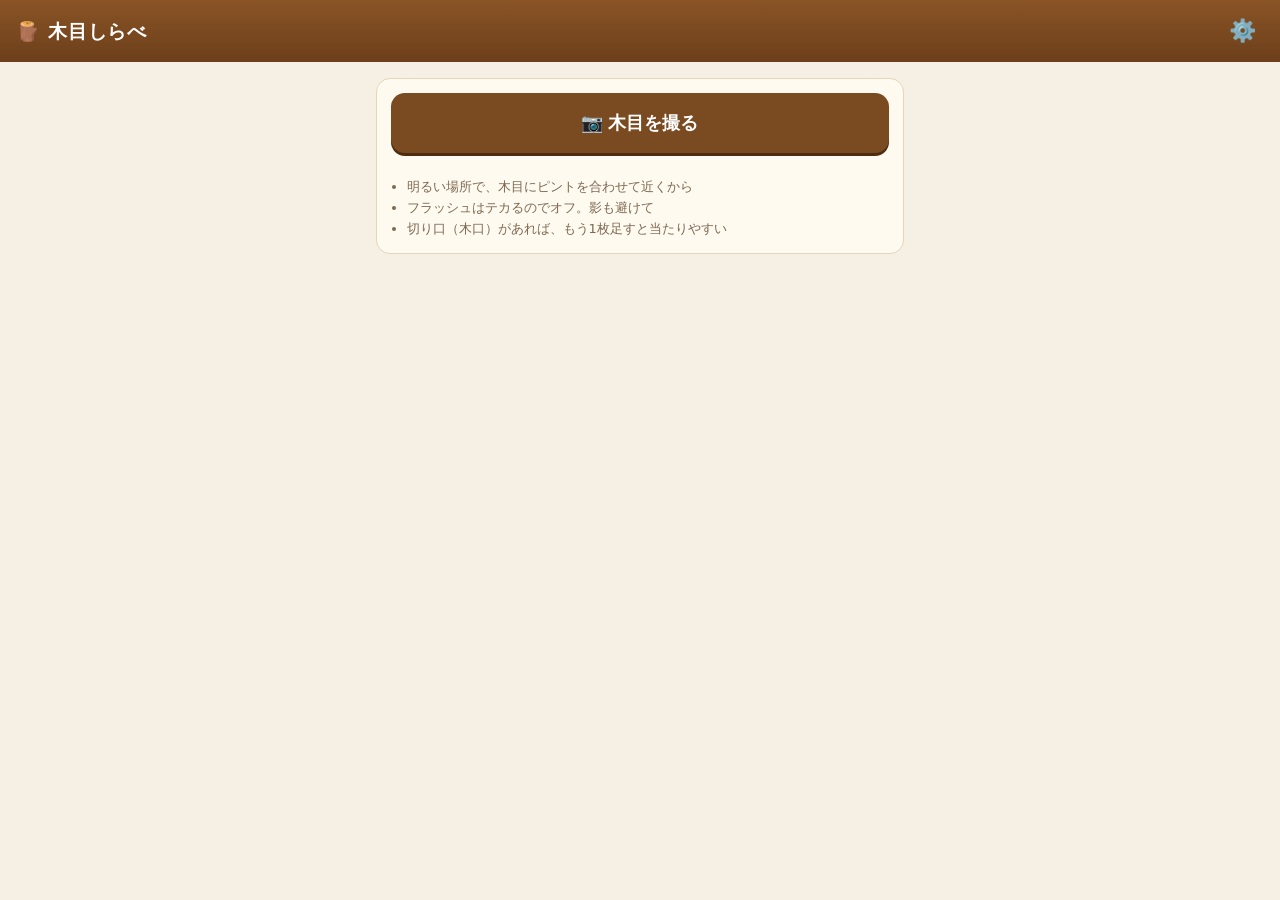
<file: aquarium/index.html>
<!doctype html>
<html lang="ja">
<head>
<meta charset="utf-8">
<meta name="viewport" content="width=device-width,initial-scale=1,viewport-fit=cover">
<meta name="theme-color" content="#7a4a21">
<title>木目しらべ</title>
<style>
:root{--bg:#f6efe3;--card:#fffaf0;--ink:#3b2a1a;--sub:#7d6850;--brand:#7a4a21;--brand2:#a8672d;--line:#e4d5bc;--ok:#3d7a3a}
*{box-sizing:border-box;-webkit-tap-highlight-color:transparent}
html,body{margin:0;background:var(--bg);color:var(--ink);font-family:system-ui,-apple-system,"Hiragino Sans","Noto Sans JP",sans-serif;line-height:1.6}
header{background:linear-gradient(180deg,#8a5426,#6c3f1a);color:#fff;padding:calc(env(safe-area-inset-top) + 14px) 16px 14px;display:flex;align-items:center;justify-content:space-between}
header h1{margin:0;font-size:19px;letter-spacing:.04em}
header button{background:none;border:0;color:#fff;font-size:22px;padding:4px 8px}
main{max-width:560px;margin:0 auto;padding:16px 16px calc(env(safe-area-inset-bottom) + 40px)}
.card{background:var(--card);border:1px solid var(--line);border-radius:14px;padding:14px;margin-bottom:14px}
h2{font-size:15px;margin:0 0 8px;color:var(--brand)}
.shoot{display:block;width:100%;text-align:center;background:var(--brand);color:#fff;border-radius:14px;padding:18px;font-size:18px;font-weight:700;border:0;box-shadow:0 3px 0 #4e2c10}
.shoot:active{transform:translateY(3px);box-shadow:none}
.btn{background:#fff;border:1.5px solid var(--brand);color:var(--brand);border-radius:10px;padding:10px 14px;font-size:15px;font-weight:600}
.btn.primary{background:var(--brand2);color:#fff;border-color:var(--brand2)}
.btn:disabled{opacity:.5}
.row{display:flex;gap:8px;flex-wrap:wrap}
.thumbs{display:flex;gap:8px;margin:12px 0;flex-wrap:wrap}
.thumb{position:relative;width:96px;height:96px;border-radius:10px;overflow:hidden;border:1px solid var(--line)}
.thumb img{width:100%;height:100%;object-fit:cover}
.thumb b{position:absolute;left:0;bottom:0;right:0;background:rgba(0,0,0,.55);color:#fff;font-size:11px;text-align:center;padding:1px}
.thumb i{position:absolute;right:2px;top:2px;background:rgba(0,0,0,.6);color:#fff;border-radius:50%;width:22px;height:22px;text-align:center;font-style:normal;line-height:22px}
.tips{font-size:13px;color:var(--sub);margin:8px 0 0;padding-left:1.2em}
.sp{border-bottom:1px dashed var(--line);padding:8px 0}.sp:last-child{border:0}
.sp .n{font-weight:700;font-size:17px}.sp .sci{font-size:12px;color:var(--sub);font-style:italic}
.bar{height:8px;border-radius:4px;background:#eadfca;margin:4px 0;overflow:hidden}.bar>div{height:100%;background:var(--brand2)}
.pct{font-size:12px;color:var(--sub)}
.tag{display:inline-block;background:#efe2c8;border-radius:999px;padding:2px 10px;font-size:13px;margin:2px 4px 2px 0}
.kv{display:grid;grid-template-columns:5.5em 1fr;gap:4px 8px;font-size:14px}.kv dt{color:var(--sub)}.kv dd{margin:0}
.big{font-size:22px;font-weight:800}
.caveat{font-size:12px;color:var(--sub)}
.err{color:#b3261e;font-size:14px}
.loading{text-align:center;padding:26px 0}
.spin{width:34px;height:34px;border:4px solid #e4d5bc;border-top-color:var(--brand);border-radius:50%;margin:0 auto 10px;animation:r 1s linear infinite}
@keyframes r{to{transform:rotate(360deg)}}
.hist{display:flex;gap:10px;align-items:center;padding:8px 0;border-bottom:1px dashed var(--line)}
.hist img{width:56px;height:56px;border-radius:8px;object-fit:cover}
.hist button{all:unset;display:flex;gap:10px;align-items:center;width:100%;cursor:pointer}
dialog{border:0;border-radius:14px;padding:16px;max-width:92vw;width:420px;background:var(--card);color:var(--ink)}
dialog::backdrop{background:rgba(0,0,0,.5)}
input[type=password],input[type=text]{width:100%;padding:10px;border:1.5px solid var(--line);border-radius:8px;font-size:15px;margin:6px 0}
.hidden{display:none}
</style>
</head>
<body>
<header><h1>🪵 木目しらべ</h1><button id="gear" aria-label="設定">⚙️</button></header>
<main>
  <div class="card">
    <button class="shoot" id="shoot">📷 木目を撮る</button>
    <input type="file" id="file" accept="image/*" capture="environment" class="hidden">
    <input type="file" id="pick" accept="image/*" class="hidden">
    <div class="thumbs" id="thumbs"></div>
    <div class="row" id="actions" style="display:none">
      <button class="btn" id="add">＋ 写真を足す（木口など）</button>
      <button class="btn" id="gallery">アルバムから</button>
      <button class="btn primary" id="go">しらべる</button>
    </div>
    <ul class="tips">
      <li>明るい場所で、木目にピントを合わせて近くから</li>
      <li>フラッシュはテカるのでオフ。影も避けて</li>
      <li>切り口（木口）があれば、もう1枚足すと当たりやすい</li>
    </ul>
  </div>
  <div id="result"></div>
  <div class="card" id="histCard" style="display:none"><h2>これまでの結果</h2><div id="hist"></div></div>
</main>

<dialog id="dlg">
  <h2>設定</h2>
  <p style="font-size:13px;margin:0 0 6px">AI（Claude）に写真を送って判定します。<br>あなたの <b>Anthropic APIキー</b> を入れてください。</p>
  <input type="password" id="key" placeholder="sk-ant-..." autocomplete="off">
  <p class="caveat">キーはこのスマホの中だけに保存され、判定のときに Anthropic にだけ送られます。使いすぎ防止に、Anthropic のコンソールで月の上限を設定しておくと安心です。</p>
  <div class="row"><button class="btn primary" id="save">保存</button><button class="btn" id="close">とじる</button><button class="btn" id="clear">履歴を消す</button></div>
</dialog>

<script>
(()=>{
'use strict';
const MODEL='claude-sonnet-5-5';
const $=id=>document.getElementById(id);
const store={
  get(k,d){try{const v=localStorage.getItem(k);return v?JSON.parse(v):d;}catch(e){return d;}},
  set(k,v){try{localStorage.setItem(k,JSON.stringify(v));return true;}catch(e){return false;}}
};
let photos=[]; // {data(base64 jpeg), url}
const MAXP=3,LABELS=['表面','追加1','追加2'];

/* ---------- photos ---------- */
async function shrink(file,max,q){
  const bmp=await createImageBitmap(file);
  const k=Math.min(1,max/Math.max(bmp.width,bmp.height));
  const c=document.createElement('canvas');c.width=Math.round(bmp.width*k);c.height=Math.round(bmp.height*k);
  c.getContext('2d').drawImage(bmp,0,0,c.width,c.height);
  return c.toDataURL('image/jpeg',q);
}
async function addFile(f){
  if(!f)return;
  if(photos.length>=MAXP){return;}
  try{const url=await shrink(f,1280,.85);photos.push({url,data:url.split(',')[1]});renderThumbs();}
  catch(e){showErr('写真を読み込めませんでした');}
}
function renderThumbs(){
  $('thumbs').innerHTML='';
  photos.forEach((p,i)=>{
    const d=document.createElement('div');d.className='thumb';
    d.innerHTML=`<img src="${p.url}"><b>${i?'写真'+(i+1):'表面'}</b><i data-i="${i}">×</i>`;
    $('thumbs').appendChild(d);
  });
  $('actions').style.display=photos.length?'flex':'none';
  $('add').style.display=photos.length&&photos.length<MAXP?'':'none';
  $('gallery').style.display=photos.length<MAXP?'':'none';
  $('shoot').textContent=photos.length?'📷 撮りなおす':'📷 木目を撮る';
}
$('thumbs').onclick=e=>{const i=e.target.dataset.i;if(i!=null){photos.splice(+i,1);renderThumbs();}};
$('shoot').onclick=()=>{photos=[];renderThumbs();$('result').innerHTML='';$('file').click();};
$('add').onclick=()=>$('file').click();
$('gallery').onclick=()=>$('pick').click();
$('file').onchange=async e=>{await addFile(e.target.files[0]);e.target.value='';};
$('pick').onchange=async e=>{for(const f of [...e.target.files].slice(0,MAXP-photos.length))await addFile(f);e.target.value='';};

/* ---------- AI ---------- */
const SYSTEM=`あなたは木材と木工に詳しい樹種鑑定の専門家です。送られた写真（木目・木口など）から、樹種と板材の種類を推定します。
必ず次のJSONだけを返してください（前後に文章やコードブロックを付けない）。
{
 "is_wood": true/false,
 "summary": "ひとことでの結論（日本語・30字程度）",
 "species": [{"name":"和名（例：ナラ（オーク））","scientific":"属名または学名","confidence":0-100の整数,"reason":"写真のどこからそう判断したか"}],
 "cut": {"type":"板目|柾目|追柾|木口|不明","note":"木目の取り方の説明"},
 "material": {"type":"無垢材|集成材|合板|突板（化粧板）|プリント化粧板|不明","note":"根拠（接ぎ目、層、模様の繰り返しなど）"},
 "hardness": "やわらかい|ふつう|かたい|不明",
 "uses": ["向く用途を2〜3個"],
 "tips": "判定を確かにするための撮り方や確認方法（木口を撮る、重さ、香り、削った面など）",
 "caveat": "判定の限界や、他の候補と間違えやすい点"
}
speciesは可能性の高い順に最大3つ。confidenceの合計が100を超えないように。写真が木材でない・判定できない場合は is_wood を false にし、summary と tips に理由と撮り直しのコツを書く。確実でないことは断定せず、confidenceを低めにする。`;

function parseJSON(t){
  const a=t.indexOf('{'),b=t.lastIndexOf('}');
  if(a<0||b<a)throw new Error('結果を読み取れませんでした');
  return JSON.parse(t.slice(a,b+1));
}
async function analyze(){
  const key=store.get('woodkey','');
  if(!key){$('dlg').showModal();return;}
  const content=photos.map(p=>({type:'image',source:{type:'base64',media_type:'image/jpeg',data:p.data}}));
  content.push({type:'text',text:`写真は${photos.length}枚です（1枚目が表面、他は木口など）。樹種と板材の種類を判定してください。`});
  $('result').innerHTML='<div class="card loading"><div class="spin"></div>AIが木目を観察中…</div>';
  $('go').disabled=true;
  try{
    const r=await fetch('https://api.anthropic.com/v1/messages',{method:'POST',headers:{
      'content-type':'application/json','x-api-key':key,'anthropic-version':'2023-06-01',
      'anthropic-dangerous-direct-browser-access':'true'},
      body:JSON.stringify({model:MODEL,max_tokens:1800,system:SYSTEM,messages:[{role:'user',content}]})});
    if(!r.ok){
      let m='';try{m=(await r.json()).error.message;}catch(e){}
      if(r.status===401)throw new Error('APIキーが正しくないようです（⚙️で確認してね）');
      if(r.status===429)throw new Error('使いすぎ、またはアクセスが集中しています。少し待ってね');
      throw new Error('判定に失敗しました（'+r.status+'）'+(m?' '+m:''));
    }
    const j=await r.json();
    const res=parseJSON(j.content.filter(c=>c.type==='text').map(c=>c.text).join(''));
    renderResult(res);saveHist(res);
  }catch(e){showErr(e.message==='Failed to fetch'?'通信できませんでした。電波を確認してね':e.message);}
  finally{$('go').disabled=false;}
}
$('go').onclick=analyze;

/* ---------- render ---------- */
const esc=s=>String(s??'').replace(/[&<>"]/g,c=>({'&':'&amp;','<':'&lt;','>':'&gt;','"':'&quot;'}[c]));
function showErr(m){$('result').innerHTML=`<div class="card err">⚠️ ${esc(m)}</div>`;}
function renderResult(r){
  if(!r.is_wood){
    $('result').innerHTML=`<div class="card"><h2>うまく判定できませんでした</h2><p>${esc(r.summary)}</p><p class="tips" style="padding:0;list-style:none">${esc(r.tips)}</p></div>`;return;
  }
  const sp=(r.species||[]).map(s=>`<div class="sp"><div class="n">${esc(s.name)}</div><div class="sci">${esc(s.scientific)}</div>
    <div class="bar"><div style="width:${Math.max(2,Math.min(100,+s.confidence||0))}%"></div></div>
    <div class="pct">${+s.confidence||0}%　${esc(s.reason)}</div></div>`).join('');
  $('result').innerHTML=`
  <div class="card"><div class="big">${esc(r.species?.[0]?.name||'？')}</div><div>${esc(r.summary)}</div></div>
  <div class="card"><h2>🌳 樹種の候補</h2>${sp}</div>
  <div class="card"><h2>🪚 板材のようす</h2><dl class="kv">
    <dt>木取り</dt><dd><b>${esc(r.cut?.type)}</b><br>${esc(r.cut?.note)}</dd>
    <dt>材の種類</dt><dd><b>${esc(r.material?.type)}</b><br>${esc(r.material?.note)}</dd>
    <dt>かたさ</dt><dd>${esc(r.hardness)}</dd>
    <dt>向く用途</dt><dd>${(r.uses||[]).map(u=>`<span class="tag">${esc(u)}</span>`).join('')}</dd></dl></div>
  <div class="card"><h2>🔎 もっと確かめるには</h2><p style="margin:0">${esc(r.tips)}</p>
    <p class="caveat">${esc(r.caveat)}<br>※AIの推定です。購入や加工の判断には、専門家や木材店にも確認してください。</p></div>`;
  scrollTo({top:$('result').offsetTop-8,behavior:'smooth'});
}

/* ---------- history ---------- */
async function thumbOf(url){const b=await (await fetch(url)).blob();return shrink(b,140,.6);}
async function saveHist(r){
  try{
    const h=store.get('woodhist',[]);
    h.unshift({t:Date.now(),th:await thumbOf(photos[0].url),r});
    store.set('woodhist',h.slice(0,15));renderHist();
  }catch(e){}
}
function renderHist(){
  const h=store.get('woodhist',[]);
  $('histCard').style.display=h.length?'block':'none';
  $('hist').innerHTML=h.map((x,i)=>`<div class="hist"><button data-i="${i}"><img src="${x.th}"><span><b>${esc(x.r.species?.[0]?.name||'判定なし')}</b><br><span class="caveat">${esc(x.r.cut?.type||'')} ・ ${esc(x.r.material?.type||'')} ・ ${new Date(x.t).toLocaleDateString('ja-JP')}</span></span></button></div>`).join('');
}
$('hist').onclick=e=>{const b=e.target.closest('button');if(!b)return;const x=store.get('woodhist',[])[+b.dataset.i];if(x)renderResult(x.r);};

/* ---------- settings ---------- */
$('gear').onclick=()=>{$('key').value=store.get('woodkey','');$('dlg').showModal();};
$('close').onclick=()=>$('dlg').close();
$('save').onclick=()=>{store.set('woodkey',$('key').value.trim());$('dlg').close();};
$('clear').onclick=()=>{store.set('woodhist',[]);renderHist();$('dlg').close();};
renderHist();renderThumbs();
})();
</script>
</body>
</html>
</file>
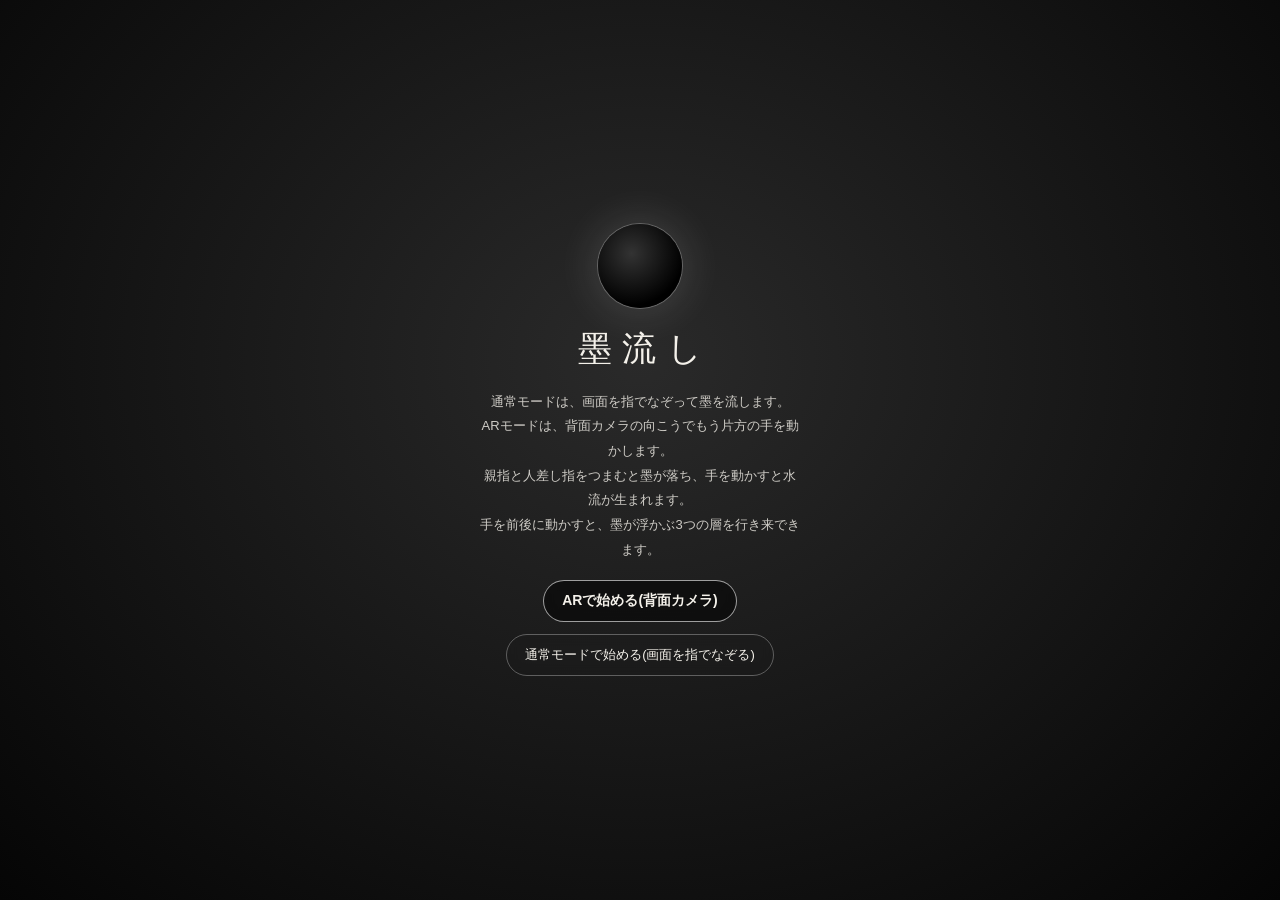
<file: sumi-ar/index.html>
<!doctype html>
<html lang="ja">
<head>
<meta charset="utf-8">
<meta name="viewport" content="width=device-width,initial-scale=1,viewport-fit=cover,user-scalable=no">
<meta name="apple-mobile-web-app-capable" content="yes">
<meta name="theme-color" content="#000000">
<title>墨流し</title>
<style>
  :root{ --fg:#f4f1ea; --accent:#fff; }
  *{ box-sizing:border-box; -webkit-tap-highlight-color:transparent; }
  html,body{ margin:0; height:100%; overflow:hidden; background:#d9d4c7; color:var(--fg);
    font-family:-apple-system,BlinkMacSystemFont,"Hiragino Sans","Yu Gothic",sans-serif;
    -webkit-user-select:none; user-select:none; overscroll-behavior:none; }
  #video{ position:fixed; inset:0; width:100%; height:100%; object-fit:cover; background:#d9d4c7; }
  canvas{ position:fixed; inset:0; width:100%; height:100%; touch-action:none; }
  #gl{ z-index:1; pointer-events:none; }
  #hud{ z-index:2; }
  #ui{ position:fixed; inset:0; z-index:3; pointer-events:none;
    padding:env(safe-area-inset-top) env(safe-area-inset-right) env(safe-area-inset-bottom) env(safe-area-inset-left); }
  #ui > *{ pointer-events:auto; }
  #status{ position:absolute; top:12px; left:50%; transform:translateX(-50%); max-width:86vw; padding:6px 14px;
    border-radius:999px; background:rgba(0,0,0,.55); font-size:12px; line-height:1.5; text-align:center;
    backdrop-filter:blur(6px); -webkit-backdrop-filter:blur(6px); pointer-events:none; transition:opacity .4s; }
  #layers{ position:absolute; right:12px; top:50%; transform:translateY(-50%); display:flex; flex-direction:column; gap:10px; }
  .lay{ position:relative; width:52px; height:70px; border-radius:12px; overflow:hidden; border:1.5px solid rgba(255,255,255,.55);
    background:rgba(0,0,0,.35); color:var(--fg); font-size:12px; padding:0; backdrop-filter:blur(6px); -webkit-backdrop-filter:blur(6px); }
  .lay .fill{ position:absolute; left:0; right:0; bottom:0; height:0%; background:rgba(255,255,255,.7); transition:height .08s; }
  .lay span{ position:relative; mix-blend-mode:difference; color:#fff; font-weight:600; }
  .lay.sel{ border-color:#fff; box-shadow:0 0 0 2px rgba(255,255,255,.35); }
  #bar{ position:absolute; left:12px; right:84px; bottom:14px; display:flex; flex-wrap:wrap-reverse; gap:10px; align-items:center; }
  button.pill{ appearance:none; border:1.5px solid rgba(255,255,255,.6); background:rgba(0,0,0,.5); color:var(--fg);
    padding:11px 18px; border-radius:999px; font-size:14px; font-weight:600; backdrop-filter:blur(6px); -webkit-backdrop-filter:blur(6px); }
  button.pill.on{ background:#fff; color:#000; border-color:#fff; }
  button.pill:active{ background:rgba(255,255,255,.3); }
  #depthWrap{ flex:1 1 100%; min-width:0; display:flex; align-items:center; gap:8px; padding:6px 12px; border-radius:999px;
    background:rgba(0,0,0,.5); font-size:11px; }
  #depthWrap input{ flex:1; min-width:0; accent-color:#fff; }
  #intro{ position:fixed; inset:0; z-index:10; display:flex; flex-direction:column; align-items:center; justify-content:center; gap:18px;
    padding:28px; text-align:center; background:radial-gradient(ellipse at 50% 40%, #2a2a2a, #050505); }
  #intro h1{ margin:0; font-size:34px; letter-spacing:.3em; font-weight:300; text-indent:.3em; }
  #intro p{ margin:0; max-width:320px; font-size:13px; line-height:1.9; opacity:.82; }
  #intro .row{ display:flex; flex-direction:column; gap:12px; align-items:center; }
  #intro .sub{ background:transparent; border-color:rgba(255,255,255,.3); font-weight:400; font-size:13px; }
  #intro .ink{ width:84px; height:84px; border-radius:50%; background:radial-gradient(circle at 40% 35%, #333, #000 70%);
    box-shadow:0 0 0 1px rgba(255,255,255,.25), 0 0 40px 6px rgba(255,255,255,.12); animation:pulse 4s ease-in-out infinite; }
  @keyframes pulse{ 50%{ transform:scale(1.12); } }
  .hidden{ display:none !important; }
</style>
</head>
<body>
<video id="video" playsinline muted autoplay></video>
<canvas id="gl"></canvas>
<canvas id="hud"></canvas>

<div id="ui" class="hidden">
  <div id="status">準備中…</div>
  <div id="layers">
    <button class="lay" data-l="2"><div class="fill"></div><span>手前</span></button>
    <button class="lay" data-l="1"><div class="fill"></div><span>中</span></button>
    <button class="lay sel" data-l="0"><div class="fill"></div><span>奥</span></button>
  </div>
  <div id="bar">
    <button class="pill" id="arToggle">AR</button>
    <button class="pill" id="clear">消す</button>
    <button class="pill" id="save">保存</button>
    <label id="depthWrap">奥行き<input id="depth" type="range" min="0.6" max="1.6" step="0.02" value="1"></label>
  </div>
</div>

<div id="intro">
  <div class="ink"></div>
  <h1>墨流し</h1>
  <p>通常モードは、画面を指でなぞって墨を流します。<br>ARモードは、背面カメラの向こうでもう片方の手を動かします。<br>
     親指と人差し指をつまむと墨が落ち、手を動かすと水流が生まれます。<br>
     手を前後に動かすと、墨が浮かぶ3つの層を行き来できます。</p>
  <div class="row">
    <button class="pill" id="start">ARで始める(背面カメラ)</button>
    <button class="pill sub" id="startNoCam">通常モードで始める(画面を指でなぞる)</button>
  </div>
</div>

<script type="module">
/* =========================================================
   墨流しAR  ―  黒だけの墨を、3枚の水面(レイヤー)に落とす
   ・手の認識: MediaPipe Hand Landmarker(背面カメラ)
   ・奥行き: 手の見かけの大きさから 奥/中/手前 の層を選ぶ
   ・流体: GPU上の簡易ナビエ・ストークス(層ごとに粘りが違う)
   ========================================================= */
const $ = s => document.querySelector(s);
const video = $('#video'), glc = $('#gl'), hud = $('#hud'), hctx = hud.getContext('2d');
const statusEl = $('#status');

const LAYERS = 3;
const PARAM = {
  velK:   [3.4, 2.5, 1.8],     // 速度の減衰(大きいほど粘る)。奥ほど重く、手前ほどさらさら
  denK:   [0.030, 0.035, 0.040],// 墨の薄まり
  film:   [0.10, 0.07, 0.05],  // 水面の膜の白さ(奥ほど濃く見える)
  opac:   [0.80, 0.90, 1.00],  // 墨の濃さ
  parallax: [0.010, 0.030, 0.065],
  curl: 4, pIter: 18, simShort: 128,
  centers: [0.13, 0.19, 0.27], sigma: 0.04,   // 手の大きさ(画面の長辺比)と層の対応
};
const state = { ptrLayer: 0, depthScale: 1, handOK: false, ar: false };

/* ---------- ステータス表示 ---------- */
let statusTimer = 0;
function say(msg, keep){
  statusEl.textContent = msg; statusEl.style.opacity = 1;
  clearTimeout(statusTimer);
  if(!keep) statusTimer = setTimeout(() => statusEl.style.opacity = 0, 4500);
}

/* =========================================================
   WebGL
   ========================================================= */
const gl = glc.getContext('webgl2', { alpha:true, premultipliedAlpha:true, antialias:false });
let W = 0, H = 0, DPR = 1, simW = 0, simH = 0, layers = [], shared = null;
const progs = {};

const VS = `#version 300 es
out vec2 vUv;
void main(){ vec2 p = vec2((gl_VertexID<<1)&2, gl_VertexID&2); vUv = p; gl_Position = vec4(p*2.-1., 0., 1.); }`;
const FH = `#version 300 es
precision highp float; precision highp sampler2D;
in vec2 vUv; out vec4 o;
`;
const FS = {
  advect: FH+`uniform sampler2D uVel,uSrc; uniform vec2 uTexel; uniform float uDt,uDecay;
    void main(){ vec2 v=texture(uVel,vUv).xy; o=texture(uSrc,vUv-uDt*v*uTexel)*uDecay; }`,
  curl: FH+`uniform sampler2D uVel; uniform vec2 uTexel;
    void main(){ float L=texture(uVel,vUv-vec2(uTexel.x,0.)).y, R=texture(uVel,vUv+vec2(uTexel.x,0.)).y,
      T=texture(uVel,vUv+vec2(0.,uTexel.y)).x, B=texture(uVel,vUv-vec2(0.,uTexel.y)).x; o=vec4(0.5*(R-L-T+B),0.,0.,1.); }`,
  vort: FH+`uniform sampler2D uVel,uCurl; uniform vec2 uTexel; uniform float uK,uDt;
    float c(vec2 d){ return texture(uCurl,vUv+d).x; }
    void main(){ float L=c(vec2(-uTexel.x,0.)),R=c(vec2(uTexel.x,0.)),T=c(vec2(0.,uTexel.y)),B=c(vec2(0.,-uTexel.y)),C=c(vec2(0.));
      vec2 f=0.5*vec2(abs(T)-abs(B),abs(R)-abs(L)); f/=length(f)+1e-4; f*=uK*C; f.y*=-1.;
      o=vec4(texture(uVel,vUv).xy+f*uDt,0.,1.); }`,
  div: FH+`uniform sampler2D uVel; uniform vec2 uTexel;
    void main(){ vec2 C=texture(uVel,vUv).xy; float L=texture(uVel,vUv-vec2(uTexel.x,0.)).x, R=texture(uVel,vUv+vec2(uTexel.x,0.)).x,
      T=texture(uVel,vUv+vec2(0.,uTexel.y)).y, B=texture(uVel,vUv-vec2(0.,uTexel.y)).y;
      if(vUv.x-uTexel.x<0.) L=-C.x; if(vUv.x+uTexel.x>1.) R=-C.x; if(vUv.y+uTexel.y>1.) T=-C.y; if(vUv.y-uTexel.y<0.) B=-C.y;
      o=vec4(0.5*(R-L+T-B),0.,0.,1.); }`,
  press: FH+`uniform sampler2D uP,uDiv; uniform vec2 uTexel;
    void main(){ float L=texture(uP,vUv-vec2(uTexel.x,0.)).x,R=texture(uP,vUv+vec2(uTexel.x,0.)).x,
      T=texture(uP,vUv+vec2(0.,uTexel.y)).x,B=texture(uP,vUv-vec2(0.,uTexel.y)).x;
      o=vec4((L+R+B+T-texture(uDiv,vUv).x)*0.25,0.,0.,1.); }`,
  grad: FH+`uniform sampler2D uP,uVel; uniform vec2 uTexel;
    void main(){ float L=texture(uP,vUv-vec2(uTexel.x,0.)).x,R=texture(uP,vUv+vec2(uTexel.x,0.)).x,
      T=texture(uP,vUv+vec2(0.,uTexel.y)).x,B=texture(uP,vUv-vec2(0.,uTexel.y)).x;
      o=vec4(texture(uVel,vUv).xy-0.5*vec2(R-L,T-B),0.,1.); }`,
  splat: FH+`uniform sampler2D uTarget; uniform float uAspect,uRadius; uniform vec2 uPoint; uniform vec3 uColor;
    void main(){ vec2 p=vUv-uPoint; p.x*=uAspect; o=vec4(texture(uTarget,vUv).xyz+exp(-dot(p,p)/uRadius)*uColor,1.); }`,
  show: FH+`uniform sampler2D uDen; uniform vec2 uOff; uniform float uFilm,uGain,uOpac;
    void main(){ vec2 uv=vUv-uOff; float in_=step(0.,uv.x)*step(uv.x,1.)*step(0.,uv.y)*step(uv.y,1.);
      vec2 t=1./vec2(textureSize(uDen,0)); float d=(texture(uDen,uv).x*2.+texture(uDen,uv+vec2(t.x,0.)).x+texture(uDen,uv-vec2(t.x,0.)).x+texture(uDen,uv+vec2(0.,t.y)).x+texture(uDen,uv-vec2(0.,t.y)).x)/6.; float a=(1.-exp(-uGain*d))*uOpac*in_; float f=uFilm*in_;
      o=vec4(vec3(f)*(1.-a),a+f*(1.-a)); }`,
};

function compile(type, src){
  const s = gl.createShader(type); gl.shaderSource(s, src); gl.compileShader(s);
  if(!gl.getShaderParameter(s, gl.COMPILE_STATUS)) throw new Error(gl.getShaderInfoLog(s));
  return s;
}
function mkProg(fs){
  const p = gl.createProgram();
  gl.attachShader(p, compile(gl.VERTEX_SHADER, VS)); gl.attachShader(p, compile(gl.FRAGMENT_SHADER, fs));
  gl.linkProgram(p);
  if(!gl.getProgramParameter(p, gl.LINK_STATUS)) throw new Error(gl.getProgramInfoLog(p));
  const u = {};
  for(let i = 0, n = gl.getProgramParameter(p, gl.ACTIVE_UNIFORMS); i < n; i++){
    const nm = gl.getActiveUniform(p, i).name; u[nm] = gl.getUniformLocation(p, nm);
  }
  return { p, u };
}
function mkFBO(w, h){
  const t = gl.createTexture(); gl.bindTexture(gl.TEXTURE_2D, t);
  gl.texImage2D(gl.TEXTURE_2D, 0, gl.RGBA16F, w, h, 0, gl.RGBA, gl.HALF_FLOAT, null);
  gl.texParameteri(gl.TEXTURE_2D, gl.TEXTURE_MIN_FILTER, gl.LINEAR); gl.texParameteri(gl.TEXTURE_2D, gl.TEXTURE_MAG_FILTER, gl.LINEAR);
  gl.texParameteri(gl.TEXTURE_2D, gl.TEXTURE_WRAP_S, gl.CLAMP_TO_EDGE); gl.texParameteri(gl.TEXTURE_2D, gl.TEXTURE_WRAP_T, gl.CLAMP_TO_EDGE);
  const f = gl.createFramebuffer(); gl.bindFramebuffer(gl.FRAMEBUFFER, f);
  gl.framebufferTexture2D(gl.FRAMEBUFFER, gl.COLOR_ATTACHMENT0, gl.TEXTURE_2D, t, 0);
  gl.viewport(0, 0, w, h); gl.clearColor(0, 0, 0, 0); gl.clear(gl.COLOR_BUFFER_BIT);
  return { t, f, w, h };
}
function mkPair(w, h){
  let a = mkFBO(w, h), b = mkFBO(w, h);
  return { get read(){ return a; }, get write(){ return b; }, swap(){ [a, b] = [b, a]; },
           clear(){ for(const x of [a, b]){ gl.bindFramebuffer(gl.FRAMEBUFFER, x.f); gl.clearColor(0,0,0,0); gl.clear(gl.COLOR_BUFFER_BIT); } } };
}
function pass(pr, target, tex, uni){
  gl.useProgram(pr.p); let unit = 0;
  for(const k in tex){ gl.activeTexture(gl.TEXTURE0 + unit); gl.bindTexture(gl.TEXTURE_2D, tex[k].t); gl.uniform1i(pr.u[k], unit++); }
  for(const k in uni){
    const v = uni[k], loc = pr.u[k];
    if(Array.isArray(v)) (v.length === 2 ? gl.uniform2f(loc, v[0], v[1]) : gl.uniform3f(loc, v[0], v[1], v[2]));
    else gl.uniform1f(loc, v);
  }
  if(target){ gl.bindFramebuffer(gl.FRAMEBUFFER, target.f); gl.viewport(0, 0, target.w, target.h); }
  else { gl.bindFramebuffer(gl.FRAMEBUFFER, null); gl.viewport(0, 0, glc.width, glc.height); }
  gl.drawArrays(gl.TRIANGLES, 0, 3);
}

function setupSim(){
  const short = PARAM.simShort, ratio = H / W;
  simW = ratio >= 1 ? short : Math.round(short / ratio);
  simH = ratio >= 1 ? Math.round(short * ratio) : short;
  layers = [];
  for(let i = 0; i < LAYERS; i++) layers.push({ vel: mkPair(simW, simH), den: mkPair(simW, simH), off: [0, 0] });
  shared = { curl: mkFBO(simW, simH), div: mkFBO(simW, simH), p: mkPair(simW, simH) };
}
function resize(){
  DPR = Math.min(window.devicePixelRatio || 1, 2);
  const nw = window.innerWidth, nh = window.innerHeight;
  const changed = !W || Math.abs(nw / nh - W / H) > 0.05;
  W = nw; H = nh;
  glc.width = Math.round(W * DPR); glc.height = Math.round(H * DPR);
  hud.width = W; hud.height = H;
  if(changed) setupSim();
}

function stepLayer(L, i, dt){
  const px = [1 / simW, 1 / simH];
  pass(progs.curl, shared.curl, { uVel: L.vel.read }, { uTexel: px });
  pass(progs.vort, L.vel.write, { uVel: L.vel.read, uCurl: shared.curl }, { uTexel: px, uK: PARAM.curl, uDt: dt }); L.vel.swap();
  pass(progs.div, shared.div, { uVel: L.vel.read }, { uTexel: px });
  shared.p.clear();
  for(let k = 0; k < PARAM.pIter; k++){ pass(progs.press, shared.p.write, { uP: shared.p.read, uDiv: shared.div }, { uTexel: px }); shared.p.swap(); }
  pass(progs.grad, L.vel.write, { uP: shared.p.read, uVel: L.vel.read }, { uTexel: px }); L.vel.swap();
  pass(progs.advect, L.vel.write, { uVel: L.vel.read, uSrc: L.vel.read }, { uTexel: px, uDt: dt, uDecay: Math.exp(-PARAM.velK[i] * dt) }); L.vel.swap();
  pass(progs.advect, L.den.write, { uVel: L.vel.read, uSrc: L.den.read }, { uTexel: px, uDt: dt, uDecay: Math.exp(-PARAM.denK[i] * dt) }); L.den.swap();
}
function splat(L, kind, su, sv, color, radius){
  const pr = L[kind];
  pass(progs.splat, pr.write, { uTarget: pr.read }, { uAspect: W / H, uRadius: radius, uPoint: [su, sv], uColor: color }); pr.swap();
}
/* 画面座標(px) → その層のシミュレーション座標(0..1)。視差ぶんのずれを引く */
function toSim(i, x, y){ const o = layers[i].off; return [x / W - o[0], 1 - y / H - o[1]]; }

function render(){
  gl.bindFramebuffer(gl.FRAMEBUFFER, null); gl.viewport(0, 0, glc.width, glc.height);
  gl.clearColor(0, 0, 0, 0); gl.clear(gl.COLOR_BUFFER_BIT);
  gl.enable(gl.BLEND); gl.blendFunc(gl.ONE, gl.ONE_MINUS_SRC_ALPHA);
  for(let i = 0; i < LAYERS; i++){   // 奥 → 手前の順に重ねる
    pass(progs.show, null, { uDen: layers[i].den.read },
      { uOff: layers[i].off, uFilm: PARAM.film[i], uGain: 2.2, uOpac: PARAM.opac[i] });
  }
  gl.disable(gl.BLEND);
}

/* =========================================================
   傾きによる視差(層ごとにずれ幅が違う → 奥行きが出る)
   ========================================================= */
const tilt = { g0: null, b0: null, x: 0, y: 0, tx: 0, ty: 0 };
function onOrient(e){
  if(!state.ar || e.gamma == null || e.beta == null) return;
  if(tilt.g0 == null){ tilt.g0 = e.gamma; tilt.b0 = e.beta; }
  tilt.g0 += (e.gamma - tilt.g0) * 0.004; tilt.b0 += (e.beta - tilt.b0) * 0.004;   // 基準をゆっくり追従
  tilt.tx = Math.max(-1, Math.min(1, (e.gamma - tilt.g0) / 25));
  tilt.ty = Math.max(-1, Math.min(1, (e.beta - tilt.b0) / 25));
}
async function enableMotion(){
  try{
    if(typeof DeviceOrientationEvent !== 'undefined' && typeof DeviceOrientationEvent.requestPermission === 'function'){
      if(await DeviceOrientationEvent.requestPermission() !== 'granted') return false;
    }
    addEventListener('deviceorientation', onOrient); return true;
  }catch(e){ return false; }
}
function updateParallax(){
  tilt.x += (tilt.tx - tilt.x) * 0.15; tilt.y += (tilt.ty - tilt.y) * 0.15;
  for(let i = 0; i < LAYERS; i++) layers[i].off = [-tilt.x * PARAM.parallax[i], tilt.y * PARAM.parallax[i]];
}

/* =========================================================
   手の認識
   ========================================================= */
let landmarker = null;
async function loadHands(){
  const V = 'https://cdn.jsdelivr.net/npm/@mediapipe/tasks-vision@0.10.14';
  const { HandLandmarker, FilesetResolver } = await import(`${V}/vision_bundle.mjs`);
  const fileset = await FilesetResolver.forVisionTasks(`${V}/wasm`);
  const model = 'https://storage.googleapis.com/mediapipe-models/hand_landmarker/hand_landmarker/float16/1/hand_landmarker.task';
  const mk = delegate => HandLandmarker.createFromOptions(fileset, {
    baseOptions: { modelAssetPath: model, delegate }, runningMode: 'VIDEO', numHands: 1,
    minHandDetectionConfidence: 0.5, minHandPresenceConfidence: 0.5, minTrackingConfidence: 0.5 });
  try{ landmarker = await mk('GPU'); }catch(e){ landmarker = await mk('CPU'); }
}
async function startCamera(){
  const stream = await navigator.mediaDevices.getUserMedia({ audio: false,
    video: { facingMode: { ideal: 'environment' }, width: { ideal: 1280 }, height: { ideal: 720 } } });
  video.srcObject = stream; await video.play();
}
/* 動画座標(0..1) → 画面px (object-fit:cover と同じ変換) */
function vToS(x, y){
  const vw = video.videoWidth, vh = video.videoHeight, sc = Math.max(W / vw, H / vh);
  return [x * vw * sc + (W - vw * sc) / 2, y * vh * sc + (H - vh * sc) / 2];
}

const FLOW_IDX = [0, 4, 8, 12, 16, 20, 5, 9, 13, 17];   // 手のひらと指先から水流を出す
const hand = { pos: null, vel: null, t: 0, size: null, pinch: false, weights: [0, 0, 0] };
const layerBtns = [...document.querySelectorAll('.lay')];
const lerp = (a, b, t) => a + (b - a) * t;

function layerWeights(s){
  const c = PARAM.centers.map(v => v * state.depthScale), sg = PARAM.sigma * state.depthScale;
  const w = c.map(v => Math.exp(-(((s - v) / sg) ** 2)));
  if(s > c[2]) w[2] = 1;          // いちばん手前より近いときは手前の層
  if(s < c[0]) w[0] = 1;          // いちばん奥より遠くても奥の層
  return w;
}
function onHand(lms, now){
  const vw = video.videoWidth, vh = video.videoHeight, m = Math.max(vw, vh);
  const pts = lms.map(l => vToS(l.x, l.y));
  const raw = Math.hypot((lms[0].x - lms[9].x) * vw, (lms[0].y - lms[9].y) * vh) / m;   // 手首〜中指の付け根
  hand.size = hand.size == null ? raw : lerp(hand.size, raw, 0.3);
  const dt = Math.min(0.1, Math.max(0.008, (now - hand.t) / 1000)); hand.t = now;
  if(!hand.pos){ hand.pos = pts.map(p => p.slice()); hand.vel = pts.map(() => [0, 0]); }
  for(let i = 0; i < pts.length; i++){
    const o = hand.pos[i], n = [lerp(o[0], pts[i][0], 0.65), lerp(o[1], pts[i][1], 0.65)];
    hand.vel[i] = [(n[0] - o[0]) / dt, (n[1] - o[1]) / dt]; hand.pos[i] = n;
  }
  // つまみ判定(ヒステリシス付き)
  const P = hand.pos, ps = Math.hypot(P[0][0] - P[9][0], P[0][1] - P[9][1]) + 1e-3;
  const pr = Math.hypot(P[4][0] - P[8][0], P[4][1] - P[8][1]) / ps;
  hand.pinch = hand.pinch ? pr < 0.55 : pr < 0.36;
  hand.weights = layerWeights(hand.size);

  for(let l = 0; l < LAYERS; l++){
    const w = hand.weights[l]; if(w < 0.08) continue;
    for(const i of FLOW_IDX){      // 手の動き → 水流
      const v = hand.vel[i], sp = toSim(l, P[i][0], P[i][1]);
      const vx = Math.max(-700, Math.min(700, v[0] / W * simW)), vy = Math.max(-700, Math.min(700, -v[1] / H * simH));
      splat(layers[l], 'vel', sp[0], sp[1], [vx * 0.55 * w, vy * 0.55 * w, 0], 0.0035);
    }
    if(hand.pinch){                // つまむ → 墨
      const sp = toSim(l, (P[4][0] + P[8][0]) / 2, (P[4][1] + P[8][1]) / 2);
      splat(layers[l], 'den', sp[0], sp[1], [12 * dt * w, 0, 0], 0.00025);
    }
  }
  drawHand(P);
}
function lostHand(){ hand.pos = null; hand.size = null; hand.pinch = false; hand.weights = [0, 0, 0]; hctx.clearRect(0, 0, W, H); }
function drawHand(P){
  hctx.clearRect(0, 0, W, H);
  const dom = hand.weights.indexOf(Math.max(...hand.weights)), a = 0.35 + 0.65 * hand.weights[dom];
  hctx.fillStyle = `rgba(255,255,255,${a * 0.7})`;
  for(const p of P){ hctx.beginPath(); hctx.arc(p[0], p[1], 2.5, 0, 6.3); hctx.fill(); }
  hctx.strokeStyle = `rgba(255,255,255,${a})`; hctx.lineWidth = hand.pinch ? 3 : 1.5;
  for(const i of [4, 8]){ hctx.beginPath(); hctx.arc(P[i][0], P[i][1], hand.pinch ? 9 : 14, 0, 6.3); hctx.stroke(); }
  if(hand.pinch){ hctx.beginPath(); hctx.moveTo(P[4][0], P[4][1]); hctx.lineTo(P[8][0], P[8][1]); hctx.stroke(); }
}

/* =========================================================
   画面タッチ(カメラなし/補助)
   ========================================================= */
const ptr = { down: false, x: 0, y: 0, t: 0 };
hud.addEventListener('pointerdown', e => { hud.setPointerCapture(e.pointerId); ptr.down = true; ptr.x = e.clientX; ptr.y = e.clientY; ptr.t = performance.now(); });
hud.addEventListener('pointerup', () => ptr.down = false);
hud.addEventListener('pointercancel', () => ptr.down = false);
hud.addEventListener('pointermove', e => {
  if(!ptr.down) return;
  const now = performance.now(), dt = Math.max(0.008, Math.min(0.1, (now - ptr.t) / 1000));
  const l = state.ptrLayer, sp = toSim(l, e.clientX, e.clientY);
  const vx = Math.max(-700, Math.min(700, (e.clientX - ptr.x) / W * simW / dt)), vy = Math.max(-700, Math.min(700, -(e.clientY - ptr.y) / H * simH / dt));
  splat(layers[l], 'vel', sp[0], sp[1], [vx * 0.5, vy * 0.5, 0], 0.003);
  ptr.x = e.clientX; ptr.y = e.clientY; ptr.t = now;
});

/* =========================================================
   メインループ
   ========================================================= */
let last = performance.now(), lastVT = -1, wantCapture = false, running = false;
function frame(now){
  const dt = Math.min((now - last) / 1000, 1 / 20); last = now;
  if(state.ar && landmarker && video.readyState >= 2 && video.currentTime !== lastVT){
    lastVT = video.currentTime;
    try{
      const r = landmarker.detectForVideo(video, now);
      if(r.landmarks && r.landmarks.length){ if(!state.handOK){ state.handOK = true; } onHand(r.landmarks[0], now); }
      else if(state.handOK || hand.pos){ state.handOK = false; lostHand(); }
    }catch(e){ /* 1フレームの失敗は無視 */ }
  }
  if(ptr.down){   // 指で押している間は墨を出し続ける
    const sp = toSim(state.ptrLayer, ptr.x, ptr.y);
    splat(layers[state.ptrLayer], 'den', sp[0], sp[1], [12 * dt, 0, 0], 0.00025);
  }
  updateParallax();
  for(let i = 0; i < LAYERS; i++) stepLayer(layers[i], i, dt);
  render();
  // 手の位置に応じて層ボタンの水位を動かす
  layerBtns.forEach(b => { const l = +b.dataset.l; b.firstElementChild.style.height = Math.round(hand.weights[l] * 100) + '%'; });
  if(wantCapture){ wantCapture = false; capture(); }
  requestAnimationFrame(frame);
}

function capture(){
  const c = document.createElement('canvas'); c.width = glc.width; c.height = glc.height;
  const x = c.getContext('2d');
  if(video.videoWidth){
    const sc = Math.max(c.width / video.videoWidth, c.height / video.videoHeight);
    x.drawImage(video, (c.width - video.videoWidth * sc) / 2, (c.height - video.videoHeight * sc) / 2, video.videoWidth * sc, video.videoHeight * sc);
  } else { x.fillStyle = '#d9d4c7'; x.fillRect(0, 0, c.width, c.height); }
  x.drawImage(glc, 0, 0);
  c.toBlob(async blob => {
    if(!blob) return say('保存に失敗しました');
    const file = new File([blob], 'sumi-ar.png', { type: 'image/png' });
    try{
      if(navigator.canShare && navigator.canShare({ files: [file] })){ await navigator.share({ files: [file] }); return; }
    }catch(e){ if(e && e.name === 'AbortError') return; }
    const a = document.createElement('a'); a.href = URL.createObjectURL(blob); a.download = 'sumi-ar.png'; a.click();
    say('画像を保存しました');
  }, 'image/png');
}

/* =========================================================
   UI
   ========================================================= */
layerBtns.forEach(b => b.addEventListener('click', () => {
  state.ptrLayer = +b.dataset.l; layerBtns.forEach(x => x.classList.toggle('sel', x === b));
}));
$('#clear').addEventListener('click', () => { layers.forEach(L => { L.vel.clear(); L.den.clear(); }); say('水面を静かにしました'); });
$('#save').addEventListener('click', () => { wantCapture = true; });
$('#depth').addEventListener('input', e => { state.depthScale = +e.target.value; });
addEventListener('resize', resize);

function stopCamera(){
  const st = video.srcObject; if(st) st.getTracks().forEach(t => t.stop());
  video.srcObject = null; lastVT = -1;
}
function syncMode(){            // 見た目をモードに合わせる
  $('#arToggle').classList.toggle('on', state.ar);
  video.style.display = state.ar ? 'block' : 'none';
  $('#depthWrap').classList.toggle('hidden', !state.ar);
  if(!state.ar){ lostHand(); tilt.tx = tilt.ty = 0; tilt.g0 = null; }
}
let motionOn = false, arBusy = false;
async function setAR(on){
  if(arBusy) return; arBusy = true;
  try{
    if(!on){ stopCamera(); state.ar = false; syncMode(); say('通常モード:画面を指でなぞって墨を落とします'); return; }
    state.ar = true; syncMode(); say('カメラと傾きセンサーを準備中…', true);
    const motion = motionOn ? Promise.resolve(true) : enableMotion();   // iOSは、許可を求める呼び出しがタップ操作の中で必要
    try{ await startCamera(); }
    catch(e){ state.ar = false; syncMode(); say('カメラを使えませんでした(設定でカメラを許可してください)。通常モードに戻しました'); return; }
    motionOn = await motion;
    if(!landmarker){
      say('手の認識を読み込み中…', true);
      try{ await loadHands(); }
      catch(e){ console.error(e); say('手の認識を読み込めませんでした。カメラ映像の上で、画面を指でなぞって遊べます'); return; }
    }
    say('背面カメラの向こうで手をかざして、親指と人差し指をつまんでみてください');
  } finally { arBusy = false; }
}
async function boot(useAR){
  if(!gl){ alert('このブラウザはWebGL2に対応していません'); return; }
  const ext = gl.getExtension('EXT_color_buffer_float') || gl.getExtension('EXT_color_buffer_half_float');
  if(!ext){ alert('この端末では流体の計算に必要な機能(浮動小数点描画)が使えません'); return; }
  for(const k in FS) progs[k] = mkProg(FS[k]);
  resize(); syncMode();
  $('#intro').classList.add('hidden'); $('#ui').classList.remove('hidden');
  if(!running){ running = true; requestAnimationFrame(frame); }
  if(useAR) await setAR(true);
  else say('画面を指でなぞると墨が落ちます。右のボタンで層を選べます。左下のARでカメラの世界に切り替え');
}
$('#arToggle').addEventListener('click', () => setAR(!state.ar));
$('#start').addEventListener('click', () => boot(true));
$('#startNoCam').addEventListener('click', () => boot(false));
if(location.hash === '#demo') boot(false);   // 動作確認用
</script>
</body>
</html>
</file>
